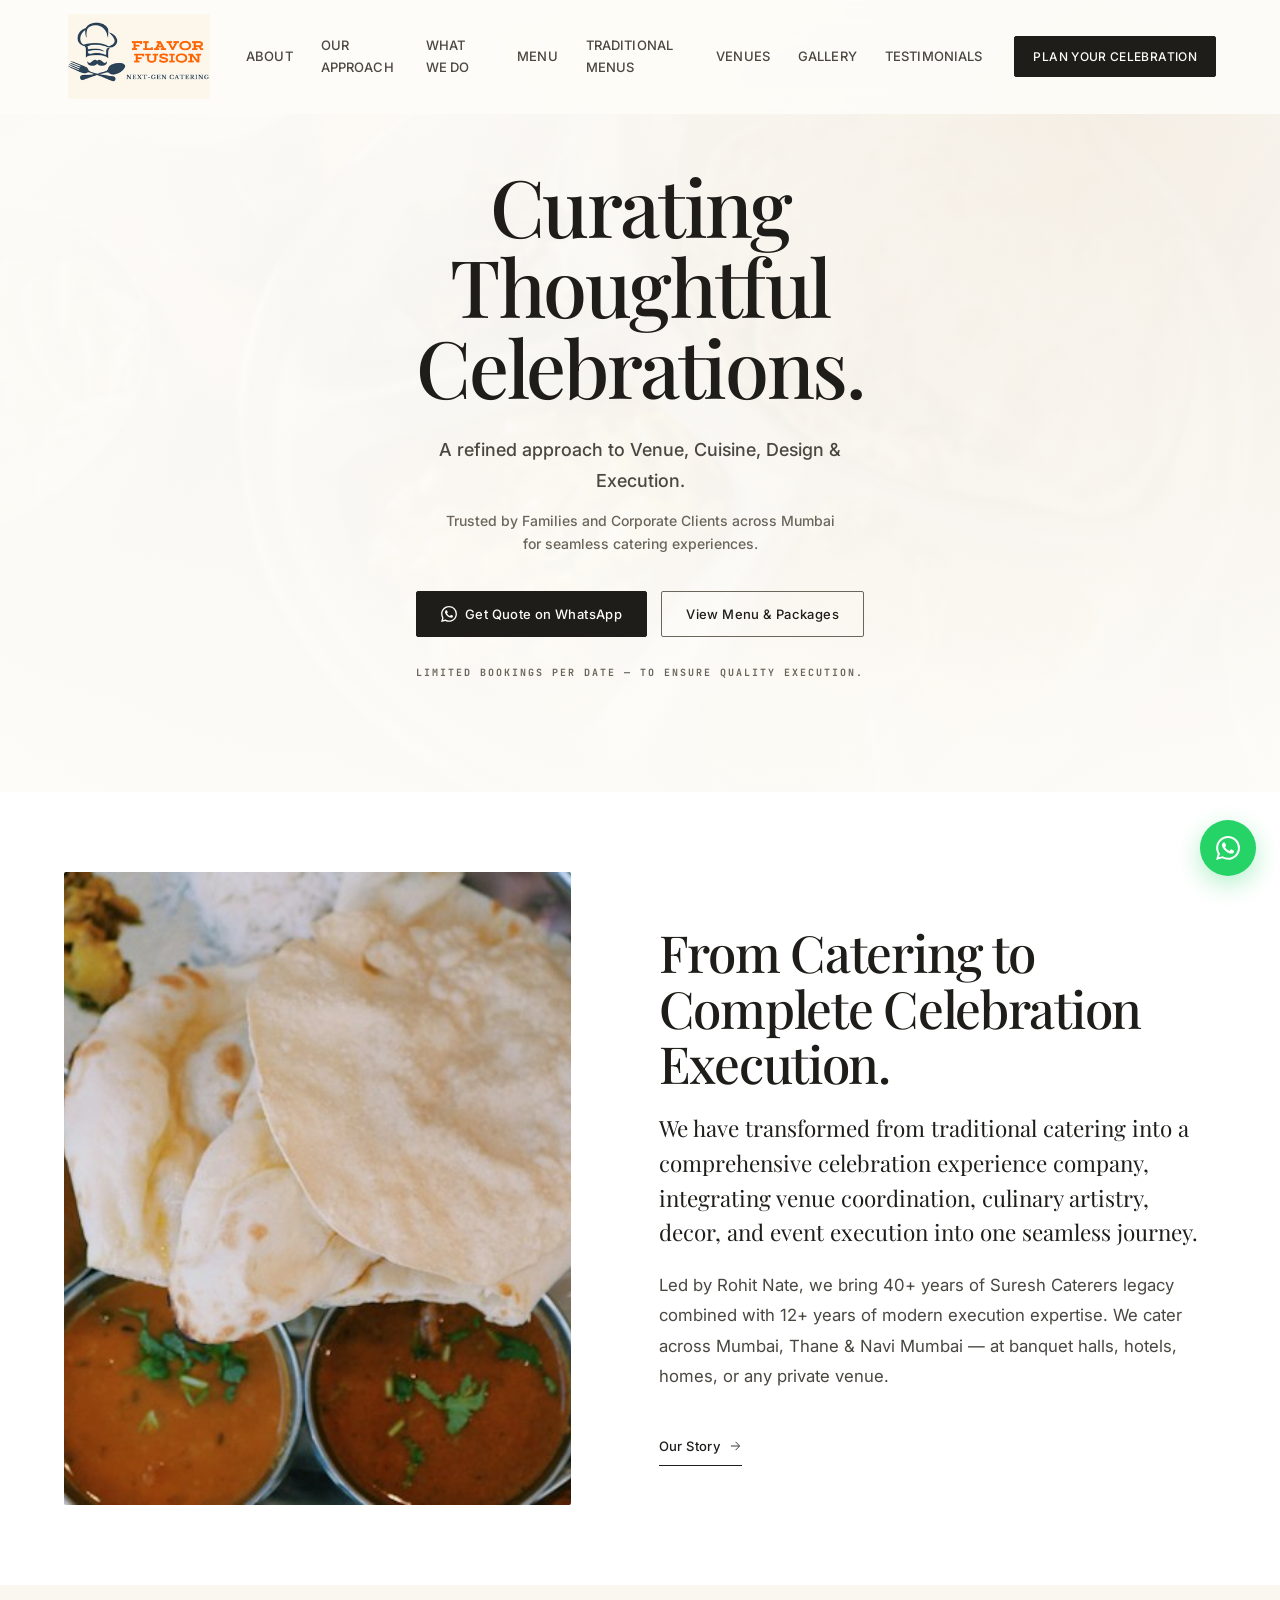
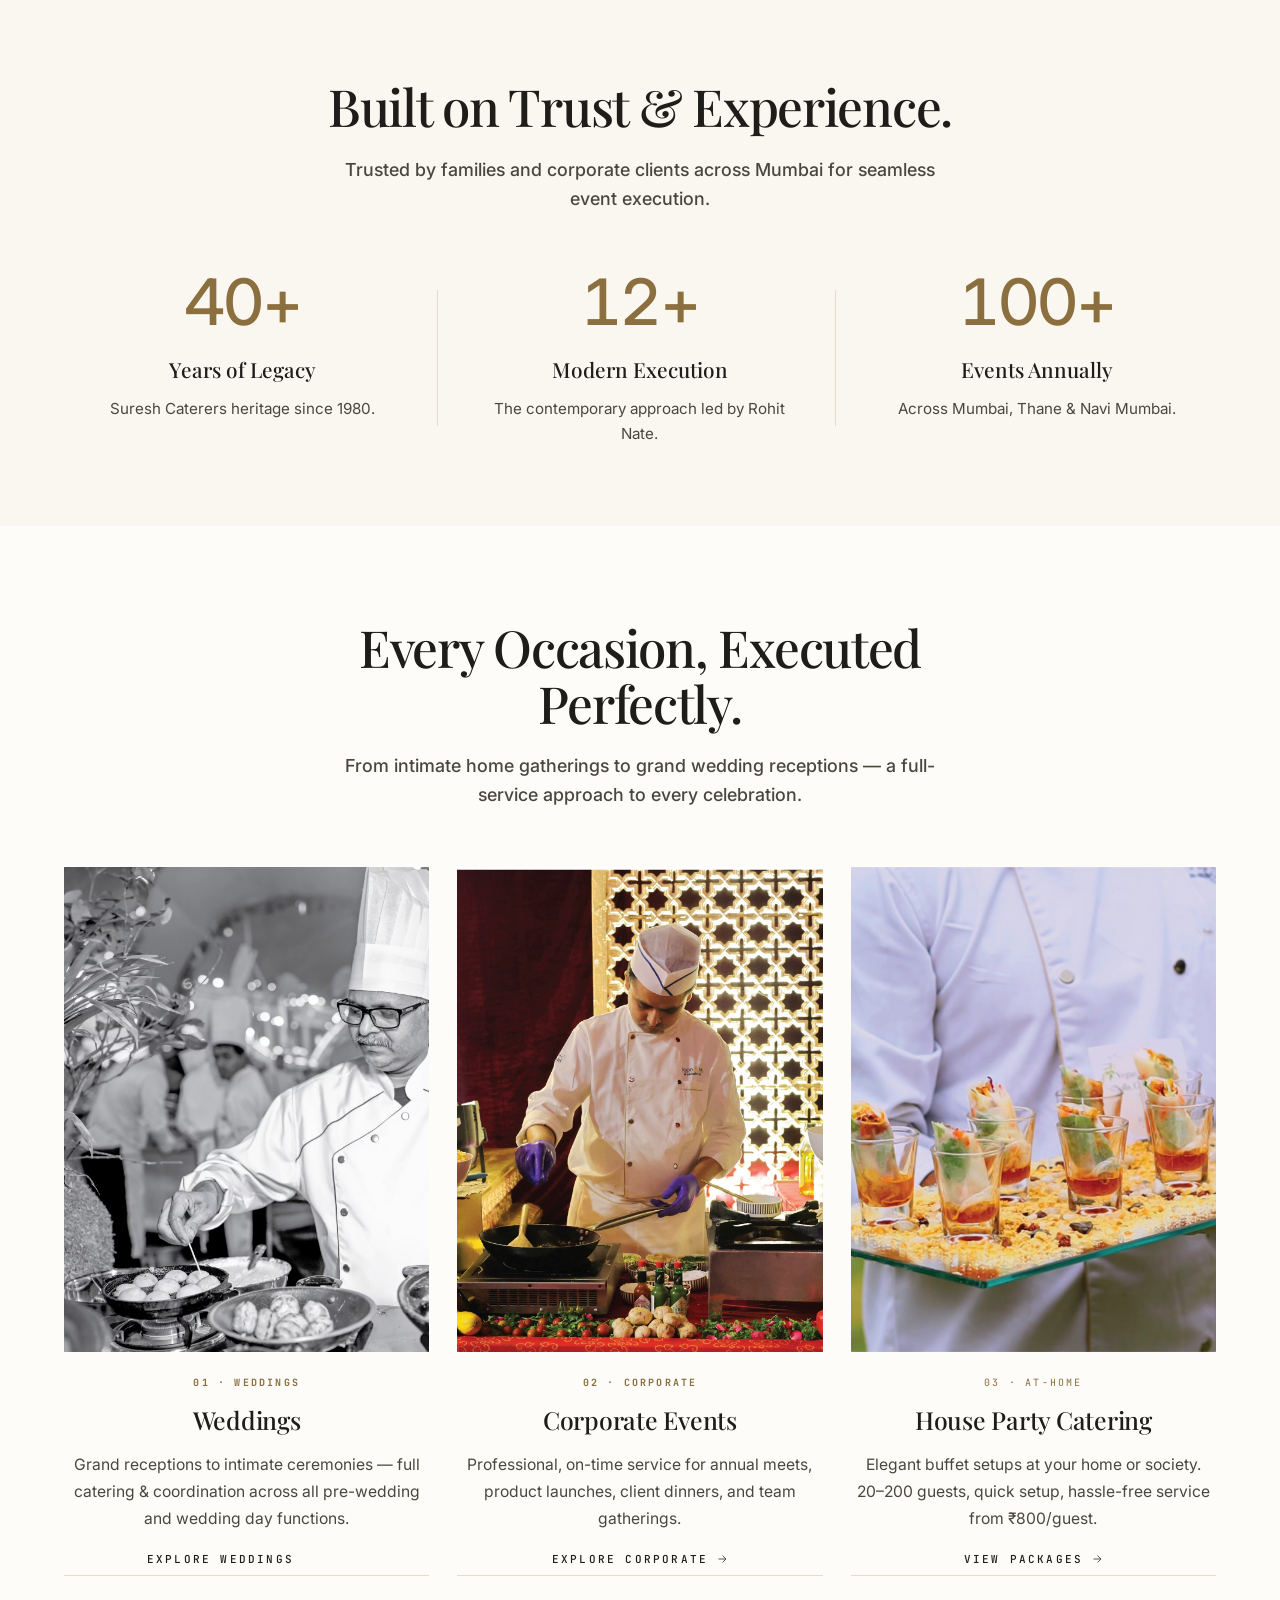
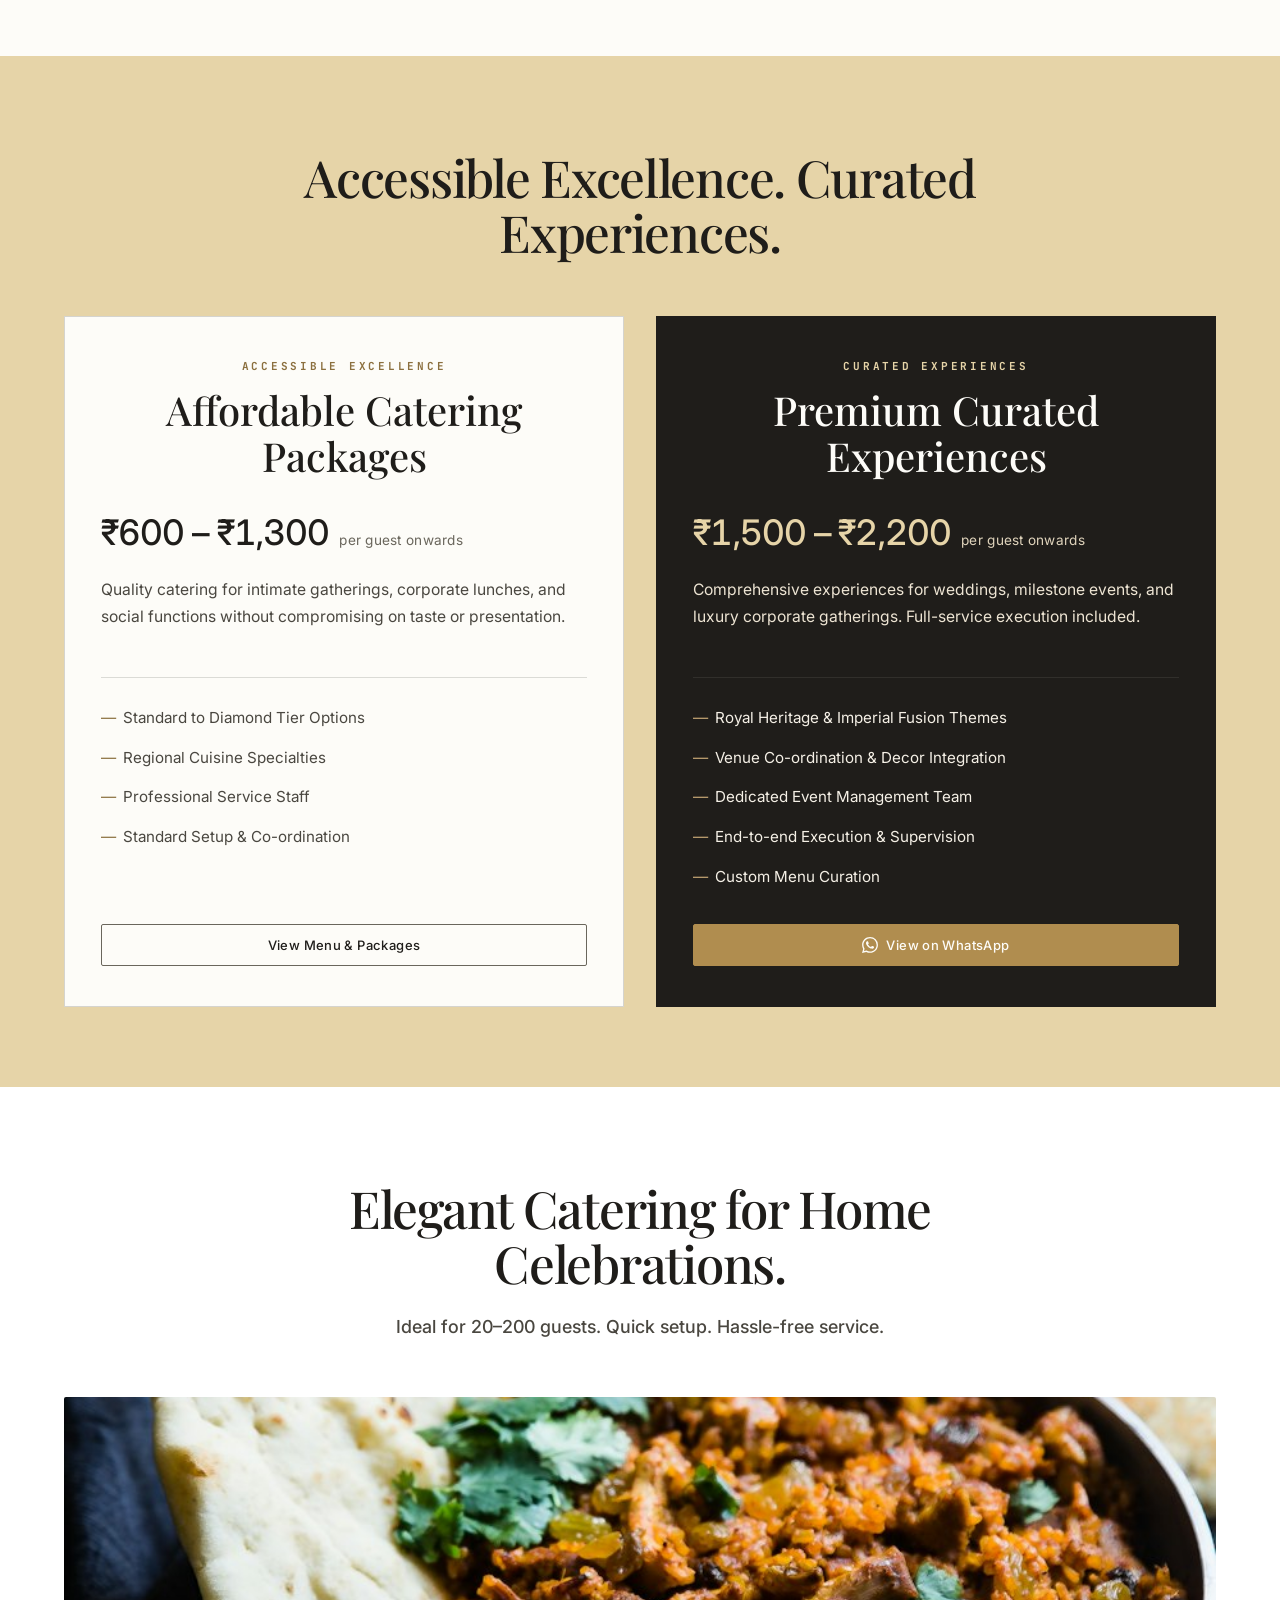
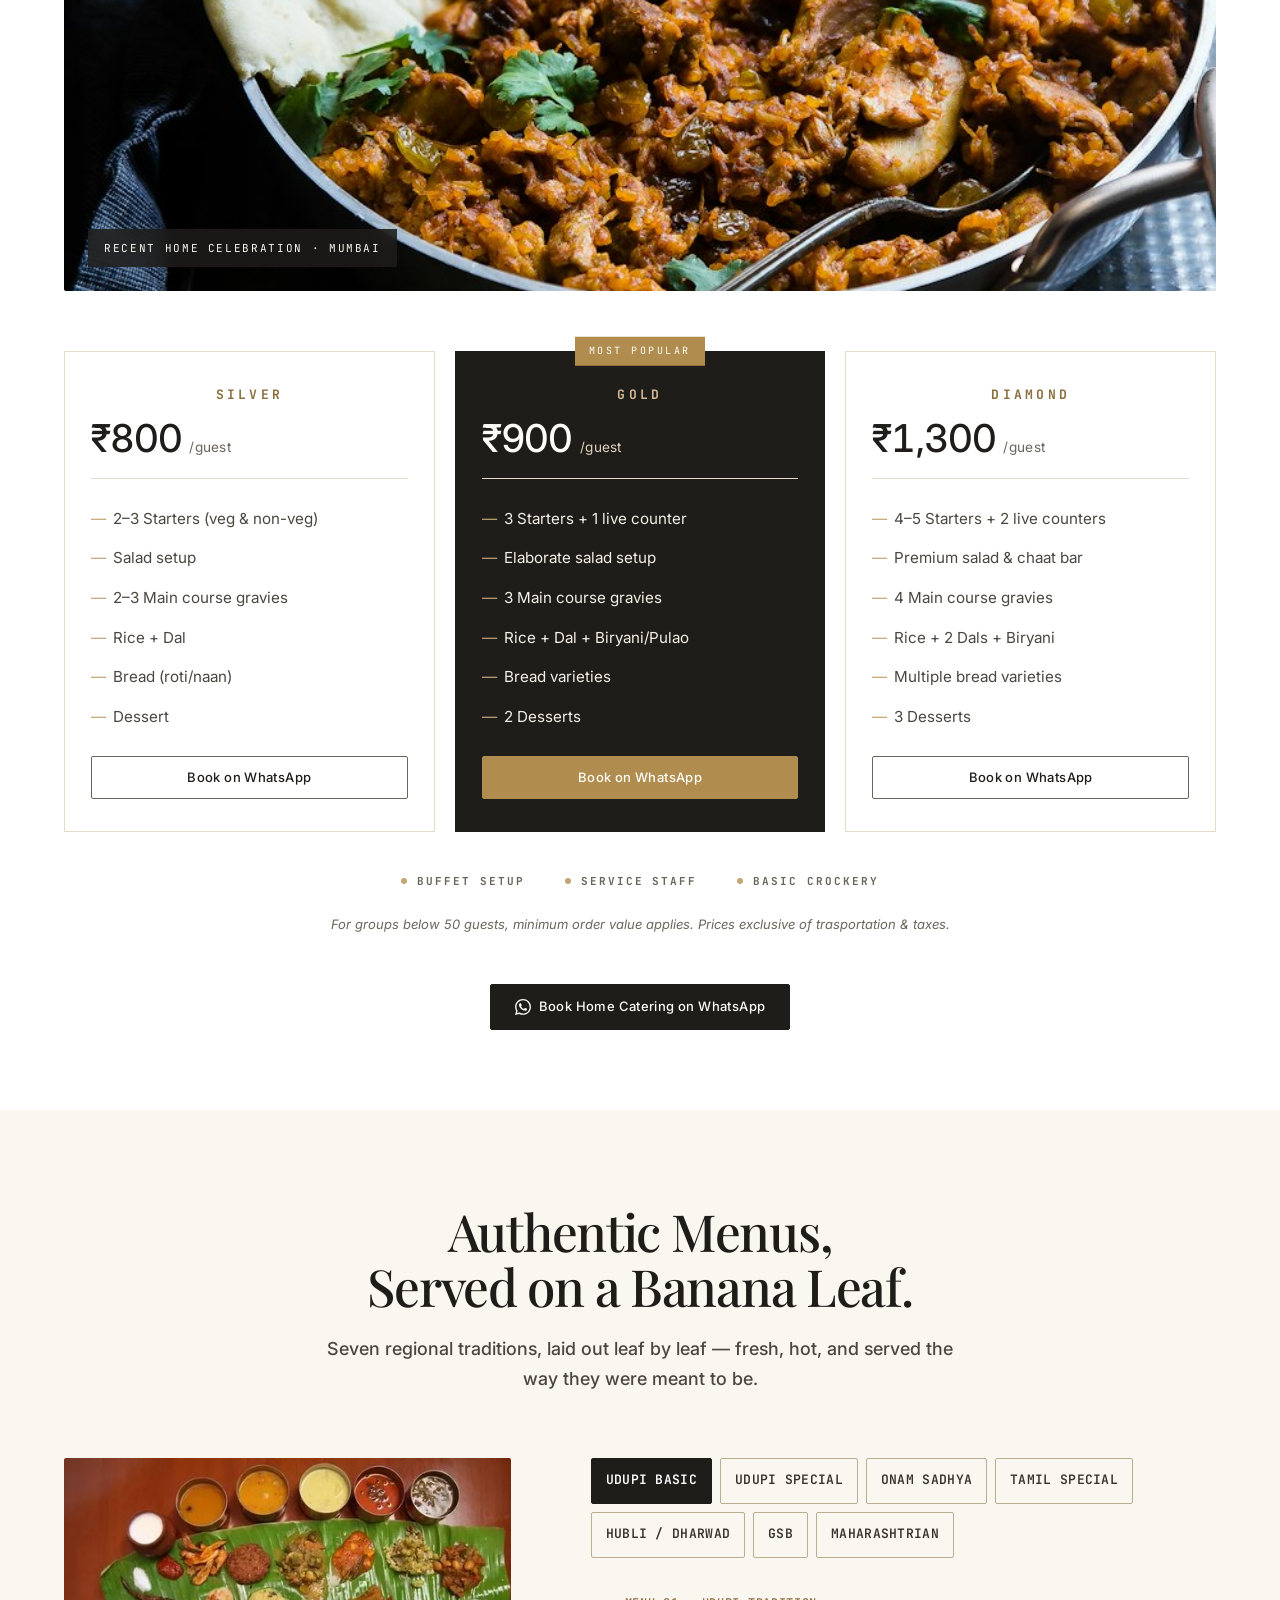
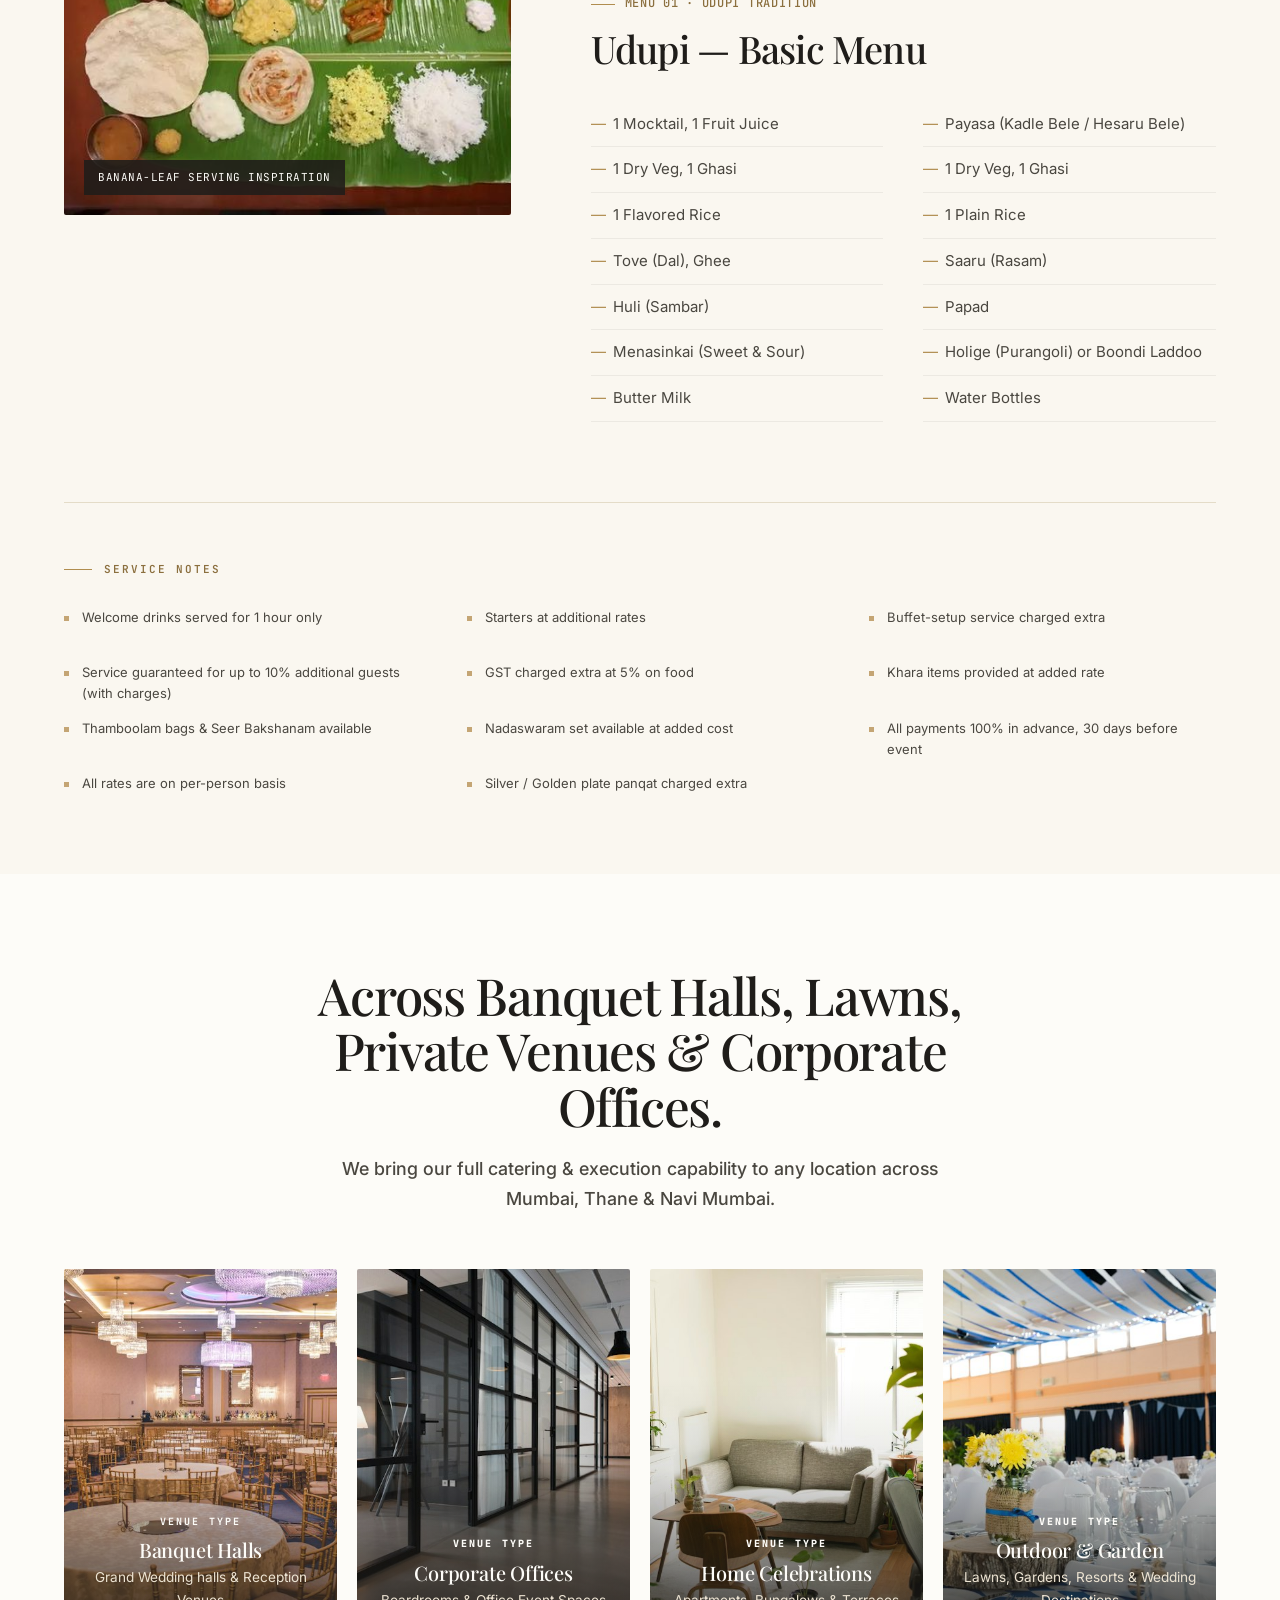
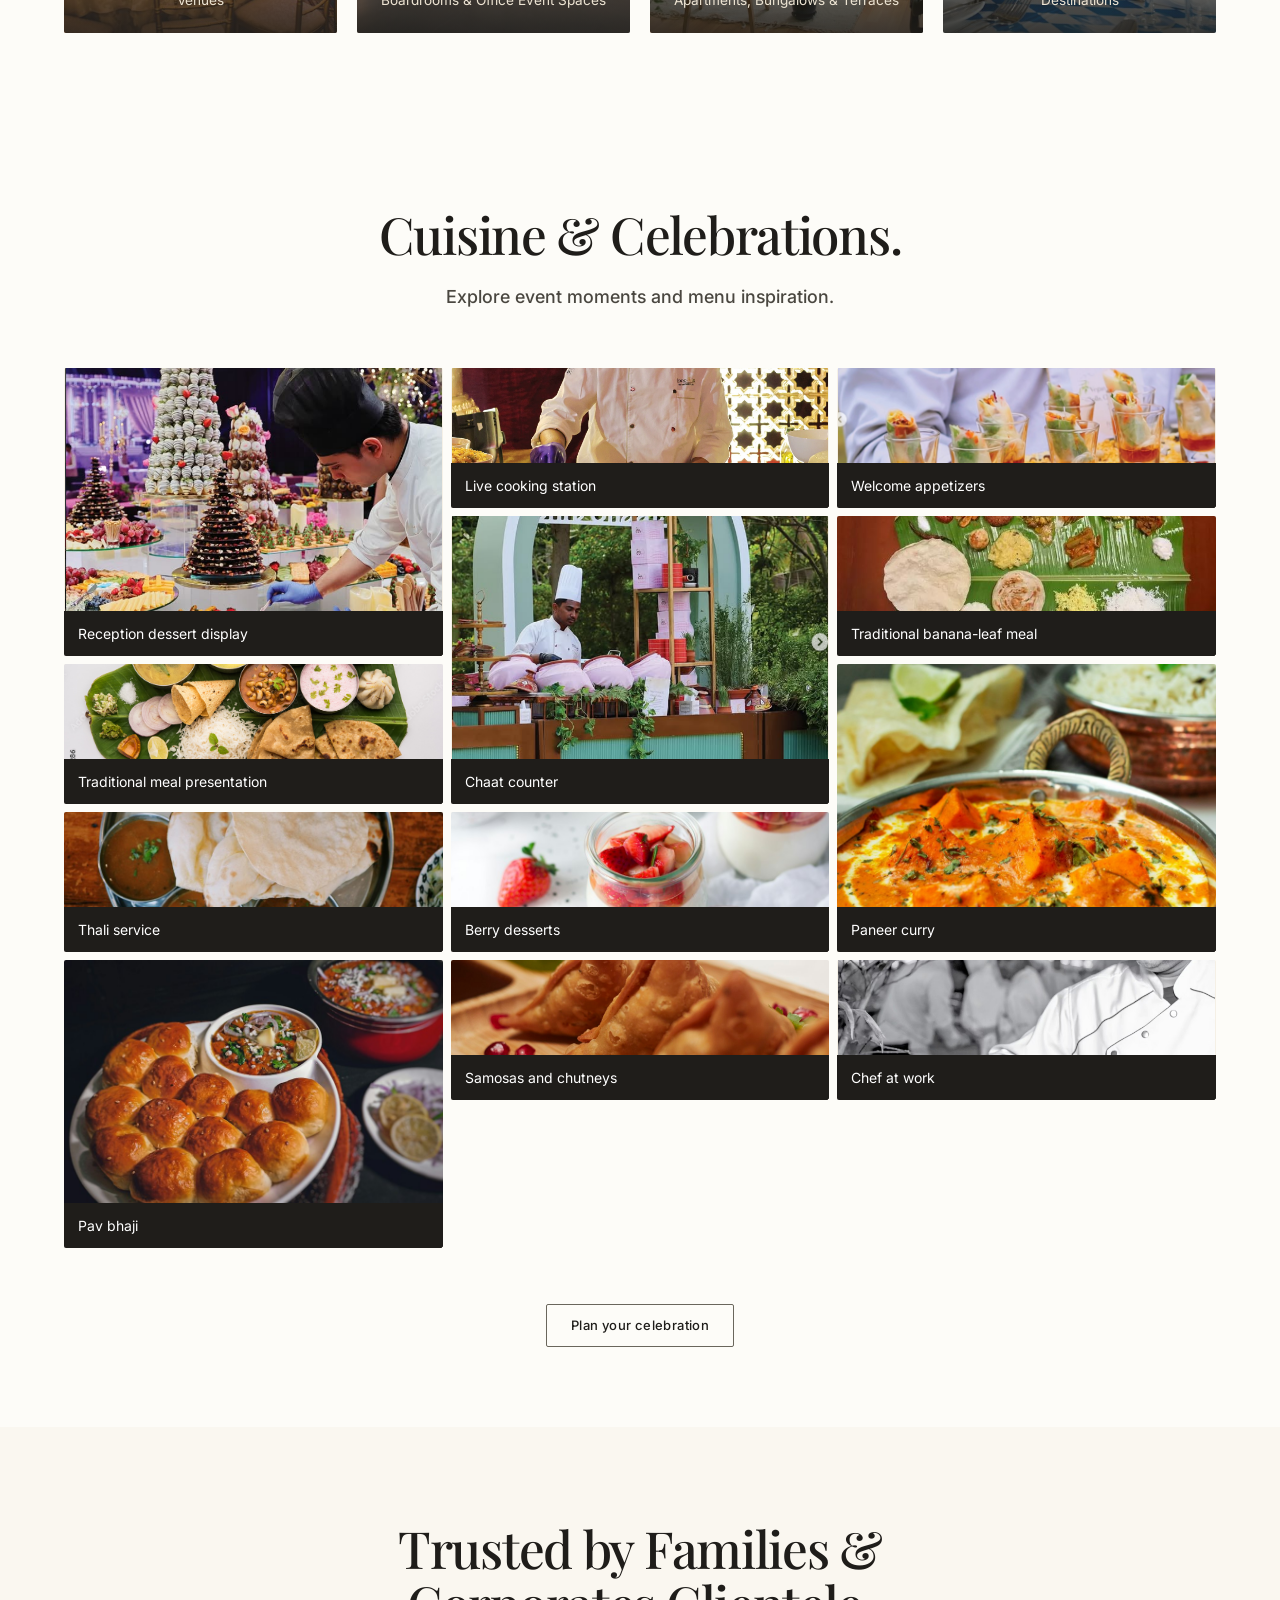
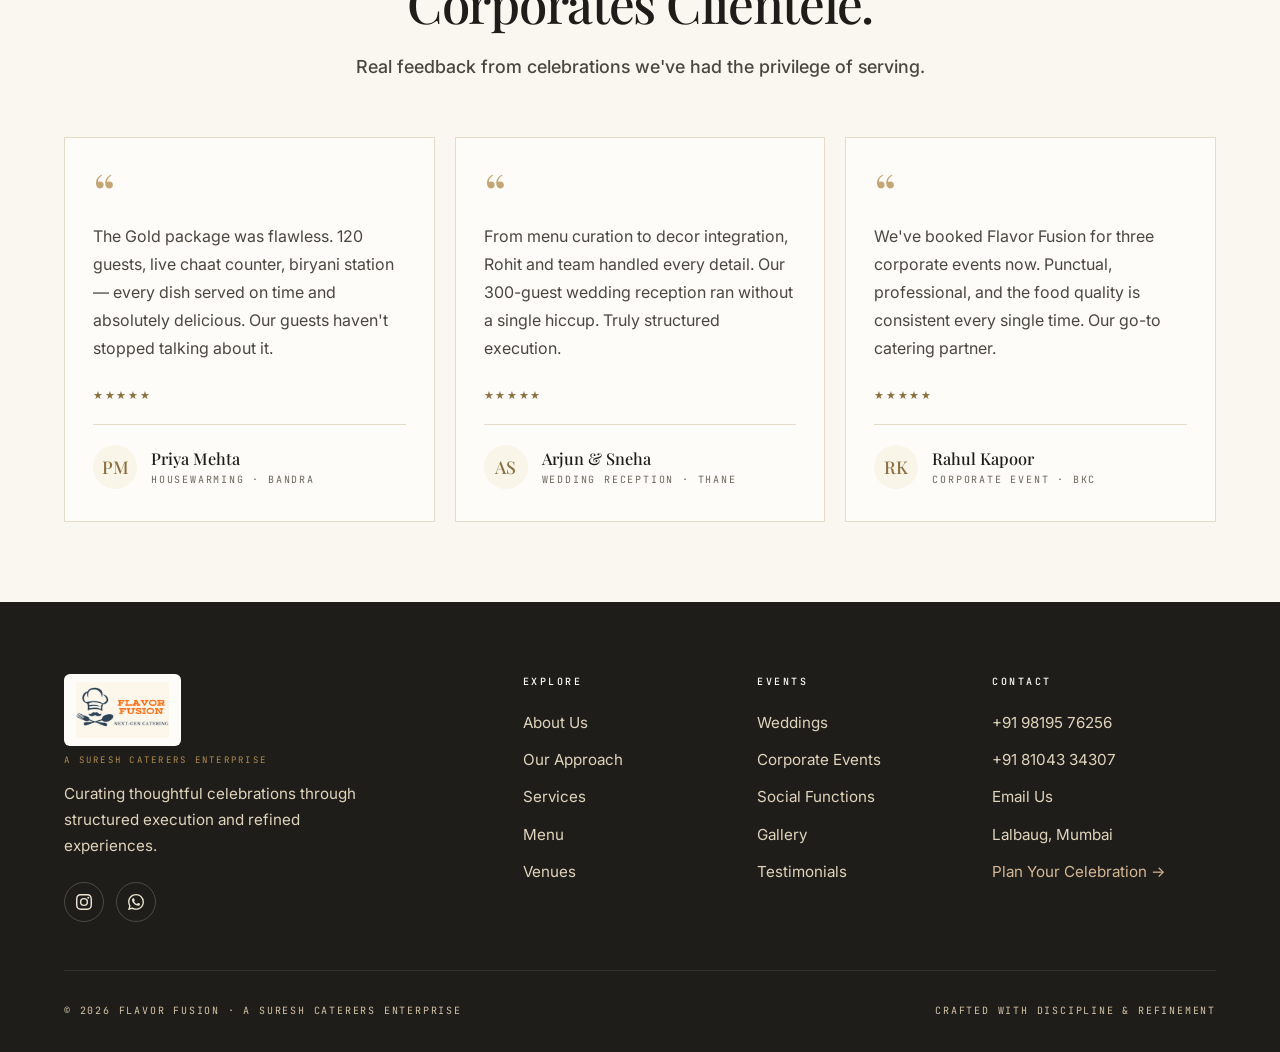
<file: index.html>
<!DOCTYPE html>
<html lang="en">
<head>
<meta charset="UTF-8">
<meta name="viewport" content="width=device-width, initial-scale=1.0">
<title>Curating Thoughtful Celebrations | Flavor Fusion – Next Gen Catering</title>
<meta name="description" content="Premium catering and event execution in Mumbai. 40+ years legacy, 12+ years modern execution.">
<link rel="preconnect" href="https://fonts.googleapis.com">
<link rel="preconnect" href="https://fonts.gstatic.com" crossorigin>
<link href="https://fonts.googleapis.com/css2?family=Playfair+Display:wght@400;500;600;700&family=Inter:wght@300;400;500;600&family=JetBrains+Mono:wght@400;500&display=swap" rel="stylesheet">
<link rel="icon" type="image/svg+xml" href="images/logo.svg">
<style>
  :root{
    --cream-50:#FDFCF8;
    --cream-100:#FAF7F0;
    --cream-150:#F7F2E7;
    --cream-200:#F5F0E6;
    --cream-300:#EDE4D3;
    --cream-400:#E0D4BC;
    --cream-500:#D4C4A8;
    --cream-600:#C4B08F;
    --cream-700:#A89475;
    --cream-800:#8B7A5C;
    --cream-900:#6B5E47;
    --gold-100:#F9F5E9;
    --gold-300:#E6D4A8;
    --gold-400:#D4B896;
    --gold-500:#C4A574;
    --gold-600:#B08D4F;
    --gold-700:#8B6F3E;
    --charcoal:#1F1D1A;
    --charcoal-light:#4A4740;
    --charcoal-muted:#6A665C;
    --white:#FFFFFF;
    --rule:#E4DCC8;

    --font-serif:'Playfair Display', Georgia, serif;
    --font-sans:'Inter', -apple-system, sans-serif;
    --font-mono:'JetBrains Mono', ui-monospace, monospace;

    --ease:cubic-bezier(0.25,0.46,0.45,0.94);

    /* editorial vertical rhythm */
    --pad-section: 88px;
    --pad-x: max(24px, 5vw);
  }
  @media (max-width: 900px){
    :root{ --pad-section: 56px; }
  }

  *,*::before,*::after{box-sizing:border-box;margin:0;padding:0}
  html{scroll-behavior:smooth;-webkit-font-smoothing:antialiased;-moz-osx-font-smoothing:grayscale}
  body{
    font-family:var(--font-sans);
    background:var(--cream-50);
    color:var(--charcoal);
    line-height:1.65;
    overflow-x:hidden;
  }
  img{display:block;max-width:100%}

  /* ---------- HEADER ---------- */
  .header{
    position:fixed; top:0; left:0; right:0; z-index:100;
    background:rgba(253,252,248,0.92);
    backdrop-filter: blur(14px) saturate(1.1);
    -webkit-backdrop-filter: blur(14px) saturate(1.1);
    border-bottom:1px solid transparent;
    transition:border-color .35s var(--ease), background .35s var(--ease);
  }
  .header.scrolled{
    border-bottom-color:var(--rule);
    background:rgba(253,252,248,0.96);
  }
  .header-inner{
    max-width:1320px; margin:0 auto;
    padding:14px var(--pad-x);
    display:grid;
    grid-template-columns:auto 1fr auto;
    align-items:center;
    gap:32px;
  }
  .logo{display:inline-flex; align-items:center; text-decoration:none; line-height:1;}
  .logo-img{height:64px; width:auto; display:block;}
  .logo-sub{
    font-family:var(--font-mono);
    font-size:9px; letter-spacing:0.25em;
    text-transform:uppercase; color:var(--gold-600);
    margin-top:6px; display:block; font-weight:400;
  }
  .nav{
    display:flex; gap:28px; justify-content:center; align-items:center;
  }
  .nav a{
    font-family:var(--font-sans);
    font-size:13px; font-weight:500;
    color:var(--charcoal-light);
    text-decoration:none;
    letter-spacing:0.01em;
    position:relative;
    transition:color .25s var(--ease);
  }
  .nav a::after{
    content:""; position:absolute;
    left:0; right:0; bottom:-6px;
    height:1px; background:var(--gold-600);
    transform:scaleX(0); transform-origin:left;
    transition:transform .35s var(--ease);
  }
  .nav a:hover{ color:var(--charcoal); }
  .nav a:hover::after{ transform:scaleX(1); }
  .nav-cta{
    font-family:var(--font-sans);
    font-size:12px; font-weight:500;
    letter-spacing:0.03em;
    padding:10px 18px;
    background:var(--charcoal); color:var(--cream-50);
    text-decoration:none; border-radius:2px;
    border:1px solid var(--charcoal);
    transition:all .35s var(--ease);
    white-space:nowrap;
    justify-self:end;
    width:max-content;
  }
  .nav-cta:hover{ background:transparent; color:var(--charcoal); }
  .menu-toggle{ display:none; }

  /* ---------- BUTTONS ---------- */
  .btn{
    display:inline-flex; align-items:center; gap:8px;
    font-family:var(--font-sans);
    font-size:13px; font-weight:500;
    letter-spacing:0.03em;
    padding:14px 24px;
    text-decoration:none;
    border-radius:2px;
    border:1px solid transparent;
    transition:all .35s var(--ease);
    cursor:pointer;
    line-height:1;
  }
  .btn svg{ flex-shrink:0; }
  .btn-primary{
    background:var(--charcoal); color:var(--cream-50);
    border-color:var(--charcoal);
  }
  .btn-primary:hover{ background:transparent; color:var(--charcoal); transform:translateY(-1px); }
  .btn-outline{
    background:transparent; color:var(--charcoal);
    border-color:var(--charcoal-muted);
  }
  .btn-outline:hover{ border-color:var(--charcoal); color:var(--charcoal); }
  .btn-outline-light{
    background:transparent; color:var(--cream-50);
    border-color:rgba(250,247,240,0.6);
  }
  .btn-outline-light:hover{ border-color:var(--cream-50); background:rgba(250,247,240,0.08); }
  .btn-gold{
    background:var(--gold-600); color:var(--cream-50);
    border-color:var(--gold-600);
  }
  .btn-gold:hover{ background:var(--gold-700); border-color:var(--gold-700); }
  .btn-wa{
    background:#25D366; color:var(--white);
    border-color:#25D366;
  }
  .btn-wa:hover{ background:#1EB855; border-color:#1EB855; }
  .btn-ghost{
    padding:12px 0;
    background:transparent; color:var(--charcoal);
    border:none; border-bottom:1px solid var(--charcoal);
    border-radius:0;
  }
  .btn-ghost:hover{ color:var(--gold-700); border-bottom-color:var(--gold-700); }

  /* ---------- EDITORIAL LABELS ---------- */
  .sec-mark{
    font-family:var(--font-mono);
    font-size:11px; font-weight:400;
    letter-spacing:0.25em; text-transform:uppercase;
    color:var(--gold-700);
    display:inline-flex; align-items:center; gap:10px;
  }
  .sec-mark::before{
    content:""; width:24px; height:1px; background:var(--gold-600);
  }
  .sec-mark.center{ justify-content:center; }

  .sec-title{
    font-family:var(--font-serif);
    font-weight:500;
    line-height:1.08;
    letter-spacing:-0.025em;
    color:var(--charcoal);
    margin:14px 0 0;
    font-size:clamp(2rem, 4vw, 3.2rem);
  }
  .sec-lede{
    font-family:var(--font-sans);
    font-size:clamp(1rem, 1.4vw, 1.15rem);
    line-height:1.65;
    color:var(--charcoal-light);
    margin-top:20px;
    max-width:58ch;
  }
  .sec-lede.center{ margin-left:auto; margin-right:auto; }

  /* ---------- HERO ---------- */
  .hero{
    position:relative;
    min-height:88vh;
    display:grid;
    align-items:center;
    overflow:hidden;
    padding-top:96px;
    padding-bottom:64px;
  }
  .hero-grid{
    max-width:1320px;
    margin:0 auto;
    padding:0 var(--pad-x);
    display:grid;
    grid-template-columns: 1.1fr 1fr;
    gap:64px;
    align-items:center;
    width:100%;
  }
  .hero-copy{ position:relative; z-index:2; }
  .hero-title{
    font-family:var(--font-serif);
    font-weight:500;
    font-size:clamp(3rem, 6.2vw, 5.2rem);
    line-height:1.02;
    letter-spacing:-0.03em;
    color:var(--charcoal);
    margin:22px 0 0;
  }
  .hero-title em{
    font-style:italic; font-weight:500;
    color:var(--gold-700);
  }
  .hero-sub{
    font-family:var(--font-sans);
    font-size:clamp(1rem, 1.4vw, 1.2rem);
    color:var(--charcoal-light);
    margin-top:28px;
    max-width:44ch;
    line-height:1.7;
  }
  .hero-trust{
    font-family:var(--font-sans);
    font-size:14px;
    color:var(--charcoal-muted);
    margin-top:14px;
    max-width:44ch;
    line-height:1.6;
  }
  .hero-cta{
    display:flex; gap:14px; flex-wrap:wrap;
    margin-top:36px;
  }
  .hero-urg{
    font-family:var(--font-mono);
    font-size:10px; letter-spacing:0.2em;
    text-transform:uppercase;
    color:var(--charcoal-muted);
    margin-top:28px;
  }

  .hero-visual{
    position:relative;
    aspect-ratio: 4/5;
    width:100%;
  }
  .hero-visual img{
    position:absolute; inset:0;
    width:100%; height:100%;
    object-fit:cover;
    border-radius:2px;
  }
  .hero-visual::before{
    content:""; position:absolute;
    inset: -24px auto auto -24px;
    width:60%; height:60%;
    border:1px solid var(--gold-400);
    z-index:-1;
    border-radius:2px;
  }
  .hero-visual::after{
    content:""; position:absolute;
    inset: auto -24px -24px auto;
    width:40%; height:40%;
    background:var(--cream-200);
    z-index:-1;
    border-radius:2px;
  }

  .hero-bg-accent{
    position:absolute; inset:0;
    background: radial-gradient(circle at 85% 15%, rgba(212,184,150,0.18), transparent 50%);
    pointer-events:none;
  }
  .hero-bg-image{
    position:absolute; inset:0;
    z-index:-2;
    overflow:hidden;
    pointer-events:none;
  }
  .hero-bg-image img{
    width:100%; height:100%;
    object-fit:cover;
    opacity:0.28;
    filter:blur(1.5px) saturate(0.85);
    transform:scale(1.05);
  }
  .hero-bg-image::after{
    content:""; position:absolute; inset:0;
    background:
      radial-gradient(ellipse at center, rgba(253,252,248,0.72) 0%, rgba(253,252,248,0.88) 50%, rgba(253,252,248,0.98) 100%),
      linear-gradient(to bottom, rgba(253,252,248,0.4), rgba(253,252,248,0.6));
  }

  @media (max-width: 900px){
    .hero{ min-height:auto; padding-top:140px; }
    .hero-grid{ grid-template-columns:1fr; gap:48px; }
    .hero-visual{ aspect-ratio: 4/3; }
  }

  /* ---------- TRUST BAR ---------- */
  .trust{
    border-top:1px solid var(--rule);
    border-bottom:1px solid var(--rule);
    background:var(--cream-100);
  }
  .trust-inner{
    max-width:1320px; margin:0 auto;
    padding: 36px var(--pad-x);
    display:grid;
    grid-template-columns: repeat(4, 1fr);
    gap:24px;
    text-align:center;
  }
  .trust-item{ position:relative; display:flex; flex-direction:column; align-items:center; justify-content:center; }
  .trust-item + .trust-item::before{
    content:""; position:absolute;
    left:0; top:50%; transform:translateY(-50%);
    width:1px; height:56px;
    background:var(--rule);
  }
  .trust-num{
    font-family:var(--font-sans);
    font-size:clamp(2.2rem, 4vw, 3rem);
    color:var(--gold-700);
    font-weight:500;
    line-height:1;
    letter-spacing:-0.03em;
    font-variant-numeric: tabular-nums;
  }
  .trust-lbl{
    font-family:var(--font-mono);
    font-size:10px; letter-spacing:0.2em;
    text-transform:uppercase;
    color:var(--charcoal-muted);
    margin-top:10px;
  }
  @media (max-width: 700px){
    .trust-inner{ grid-template-columns:1fr 1fr; gap:32px 16px; }
    .trust-item + .trust-item::before{ display:none; }
  }

  /* ---------- SECTION WRAPPER ---------- */
  .section{
    padding: var(--pad-section) var(--pad-x);
    max-width:1320px;
    margin:0 auto;
  }
  .section.full{ max-width:none; padding-left:0; padding-right:0; }
  .section.full > .section-inner{
    max-width:1320px; margin:0 auto;
    padding:0 var(--pad-x);
  }
  .section.alt{ background:var(--white); }

  .section-head{ max-width:720px; margin:0 auto 56px; text-align:center; }

  /* ---------- BRAND STORY ---------- */
  .story{
    display:grid;
    grid-template-columns: 1fr 1.1fr;
    gap:88px;
    align-items:center;
  }
  .story-img{ position:relative; }
  .story-img img{
    width:100%; aspect-ratio: 4/5; object-fit:cover;
    border-radius:2px;
  }
  .story-img::before{
    content:""; position:absolute;
    inset:auto -20px -20px auto;
    width:55%; height:55%;
    border:1px solid var(--gold-400);
    z-index:-1;
    border-radius:2px;
  }
  .story-body p{
    font-size:1.05rem; line-height:1.8;
    color:var(--charcoal-light);
    margin-top:20px;
  }
  .story-body p.lead{
    font-family:var(--font-serif);
    font-size:1.4rem; line-height:1.55;
    color:var(--charcoal);
    font-weight:400;
  }
  .story-cta{ margin-top:36px; }
  @media (max-width: 900px){
    .story{ grid-template-columns:1fr; gap:48px; }
  }

  /* ---------- SERVICES ---------- */
  .svc-grid{
    display:grid;
    grid-template-columns:repeat(3, 1fr);
    gap:28px;
  }
  .svc-card{
    background:transparent;
    transition:transform .5s var(--ease);
  }
  .svc-card:hover{ transform:translateY(-4px); }
  .svc-img{
    position:relative;
    overflow:hidden;
    border-radius:2px;
    aspect-ratio: 3/4;
  }
  .svc-img img{
    width:100%; height:100%; object-fit:cover;
    transition:transform .8s var(--ease);
  }
  .svc-card:hover .svc-img img{ transform:scale(1.04); }
  .svc-num{
    font-family:var(--font-mono);
    font-size:10px; letter-spacing:0.22em;
    text-transform:uppercase;
    color:var(--gold-700);
    margin-top:22px;
  }
  .svc-title{
    font-family:var(--font-serif);
    font-size:1.55rem; font-weight:500;
    color:var(--charcoal);
    margin-top:8px;
    letter-spacing:-0.01em;
  }
  .svc-desc{
    font-size:0.98rem;
    color:var(--charcoal-light);
    margin-top:12px;
    line-height:1.7;
  }
  .svc-link{
    display:inline-flex; align-items:center; gap:8px;
    font-family:var(--font-mono);
    font-size:11px; letter-spacing:0.2em;
    text-transform:uppercase;
    color:var(--charcoal);
    text-decoration:none;
    margin-top:18px;
    padding-bottom:6px;
    border-bottom:1px solid var(--rule);
    transition:all .3s var(--ease);
  }
  .svc-link:hover{ color:var(--gold-700); border-bottom-color:var(--gold-700); }
  .svc-link svg{ transition:transform .3s var(--ease); }
  .svc-link:hover svg{ transform:translateX(3px); }
  @media (max-width: 900px){
    .svc-grid{ grid-template-columns:1fr; gap:40px; }
  }

  /* ---------- PACKAGES (LIGHT GOLD) ---------- */
  .pkg-section{
    background:var(--gold-300);
    color:var(--charcoal);
    padding: var(--pad-section) var(--pad-x);
  }
  .pkg-inner{ max-width:1320px; margin:0 auto; }
  .pkg-head{ max-width:720px; margin:0 auto 56px; text-align:center; }
  .pkg-head .sec-title{ color:var(--charcoal); }
  .pkg-head .sec-lede{ color:var(--charcoal-light); }
  .pkg-mark{
    color:var(--gold-700);
  }
  .pkg-mark::before{ background:var(--gold-700); }

  .pkg-grid{
    display:grid; grid-template-columns:1fr 1fr;
    gap:32px;
  }
  .pkg-card{
    padding:40px 36px;
    border:1px solid rgba(31,29,26,0.18);
    background:var(--cream-50);
    position:relative;
    transition:all .35s var(--ease);
    display:grid;
    grid-template-rows: auto auto auto auto 1fr auto;
    row-gap:0;
  }
  .pkg-card:hover{ border-color:var(--charcoal); transform:translateY(-3px); box-shadow:0 30px 60px -30px rgba(31,29,26,0.18); }
  .pkg-card.featured{
    background:var(--charcoal);
    border-color:var(--charcoal);
  }
  .pkg-label{
    font-family:var(--font-mono);
    font-size:11px; letter-spacing:0.25em;
    text-transform:uppercase;
    color:var(--gold-700);
  }
  .pkg-card.featured .pkg-label{ color:var(--gold-300); }
  .pkg-title{
    font-family:var(--font-serif);
    font-size:1.85rem; font-weight:500;
    color:var(--charcoal);
    margin-top:12px;
    line-height:1.15;
    min-height:2.4em;
  }
  .pkg-card.featured .pkg-title{ color:var(--cream-50); }
  .pkg-price{
    font-family:var(--font-sans);
    font-size:2.2rem; font-weight:500;
    color:var(--charcoal);
    margin-top:20px;
    letter-spacing:-0.03em;
    min-height:1.2em;
    display:flex;
    align-items:baseline;
    flex-wrap:wrap;
    gap:6px;
    font-variant-numeric: tabular-nums;
  }
  .pkg-card.featured .pkg-price{ color:var(--gold-300); }
  .pkg-price span{
    font-family:var(--font-sans);
    font-size:0.85rem;
    color:var(--charcoal-muted);
    font-weight:400;
    letter-spacing:0.02em;
    margin-left:4px;
  }
  .pkg-card.featured .pkg-price span{ color:var(--cream-400); }
  .pkg-desc{
    color:var(--charcoal-light);
    margin-top:16px;
    font-size:0.98rem;
    line-height:1.7;
    min-height:5.1em;
  }
  .pkg-card.featured .pkg-desc{ color:var(--cream-300); }
  .pkg-features{
    list-style:none;
    margin:20px 0 28px;
    padding-top:20px;
    border-top:1px solid rgba(31,29,26,0.15);
    align-self:start;
  }
  .pkg-card.featured .pkg-features{ border-top-color:rgba(250,247,240,0.08); }
  .pkg-features li{
    padding:8px 0;
    color:var(--charcoal-light);
    font-size:0.95rem;
    position:relative;
    padding-left:22px;
    line-height:1.55;
  }
  .pkg-features li::before{
    content:"—";
    position:absolute; left:0; top:8px;
    color:var(--gold-700);
  }
  .pkg-card.featured .pkg-features li{ color:var(--cream-200); }
  .pkg-card.featured .pkg-features li::before{ color:var(--gold-500); }
  @media (max-width: 900px){
    .pkg-grid{ grid-template-columns:1fr; gap:24px; }
    .pkg-card{ padding:36px 28px; }
  }

  /* ---------- HOUSE PARTY ---------- */
  .hp-strip{
    margin: 48px 0 60px;
    position:relative;
    aspect-ratio: 21/9;
    overflow:hidden;
    border-radius:2px;
  }
  .hp-strip img{
    width:100%; height:100%; object-fit:cover;
  }
  .hp-caption{
    position:absolute;
    left:24px; bottom:24px;
    background:rgba(31,29,26,0.85);
    color:var(--cream-100);
    font-family:var(--font-mono);
    font-size:11px; letter-spacing:0.15em; text-transform:uppercase;
    padding:10px 16px;
    backdrop-filter:blur(8px);
  }

  .hp-grid{
    display:grid;
    grid-template-columns:repeat(3, 1fr);
    gap:20px;
  }
  .hp-card{
    background:var(--white);
    border:1px solid var(--rule);
    padding:32px 26px;
    transition:all .35s var(--ease);
    display:flex; flex-direction:column;
  }
  .hp-card:hover{
    border-color:var(--gold-500);
    transform:translateY(-3px);
    box-shadow: 0 30px 60px -30px rgba(31,29,26,0.12);
  }
  .hp-card.featured{
    background:var(--charcoal);
    color:var(--cream-100);
    border-color:var(--charcoal);
    position:relative;
  }
  .hp-card.featured::before{
    content:"MOST POPULAR";
    position:absolute;
    top:-1px; left:50%; transform:translate(-50%, -50%);
    background:var(--gold-600); color:var(--cream-50);
    font-family:var(--font-mono);
    font-size:10px; letter-spacing:0.25em;
    padding:6px 14px;
    white-space:nowrap;
  }
  .hp-tier{
    font-family:var(--font-mono);
    font-size:11px; letter-spacing:0.25em;
    text-transform:uppercase;
    color:var(--gold-700);
  }
  .hp-card.featured .hp-tier{ color:var(--gold-400); }
  .hp-price{
    font-family:var(--font-sans);
    font-size:2.4rem; font-weight:500;
    color:var(--charcoal);
    margin-top:14px;
    letter-spacing:-0.03em;
    line-height:1;
    font-variant-numeric: tabular-nums;
    display:flex; align-items:baseline; gap:4px;
  }
  .hp-card.featured .hp-price{ color:var(--cream-50); }
  .hp-price span{
    font-family:var(--font-sans);
    font-size:0.85rem;
    color:var(--charcoal-muted);
    font-weight:400;
    letter-spacing:0.02em;
    margin-left:4px;
  }
  .hp-card.featured .hp-price span{ color:var(--cream-400); }
  .hp-list{
    list-style:none;
    margin:20px 0;
    padding-top:20px;
    border-top:1px solid var(--rule);
    flex:1;
  }
  .hp-card.featured .hp-list{ border-top-color:rgba(250,247,240,0.1); }
  .hp-list li{
    padding:8px 0;
    font-size:0.95rem;
    color:var(--charcoal-light);
    position:relative;
    padding-left:22px;
    line-height:1.55;
  }
  .hp-card.featured .hp-list li{ color:var(--cream-200); }
  .hp-list li::before{
    content:"—"; position:absolute;
    left:0; top:8px;
    color:var(--gold-500);
  }
  .hp-btn{
    width:100%; justify-content:center;
    margin-top:auto;
  }

  .hp-includes{
    display:flex; justify-content:center; gap:40px;
    margin-top:40px;
    flex-wrap:wrap;
    font-family:var(--font-mono);
    font-size:11px; letter-spacing:0.18em;
    text-transform:uppercase;
    color:var(--charcoal-muted);
  }
  .hp-includes span{ display:inline-flex; align-items:center; gap:10px; }
  .hp-includes span::before{
    content:""; width:6px; height:6px;
    background:var(--gold-500);
    border-radius:50%;
  }
  .hp-note{
    text-align:center;
    margin-top:24px;
    font-size:13px;
    color:var(--charcoal-muted);
    font-style:italic;
  }
  .hp-cta{
    text-align:center; margin-top:48px;
  }
  @media (max-width: 900px){
    .hp-grid{ grid-template-columns:1fr; }
  }

  /* ---------- BANANA LEAF MENU ---------- */
  .banana-menu{
    background:var(--cream-100);
    color:var(--charcoal);
    padding: var(--pad-section) var(--pad-x);
    position:relative;
  }
  .banana-head{
    max-width:880px; margin:0 auto 64px;
    text-align:center; position:relative;
  }
  .banana-head .sec-lede{ margin:20px auto 0; }

  .banana-stage{
    max-width:1320px; margin:0 auto;
    display:grid; grid-template-columns: 5fr 7fr;
    gap:80px; align-items:start;
    position:relative;
  }
  .banana-image-wrap{
    position:sticky; top:96px;
  }
  .banana-image{
    position:relative;
    border-radius:2px; overflow:hidden;
    aspect-ratio: 5/4;
  }
  .banana-image img{
    width:100%; height:100%; object-fit:cover;
    display:block;
  }
  .banana-image-wrap::before{
    content:""; position:absolute;
    inset:auto -20px -20px auto;
    width:55%; height:55%;
    border:1px solid var(--gold-400);
    z-index:0; border-radius:2px;
  }
  .banana-image-tag{
    position:absolute; left:20px; bottom:20px;
    background:rgba(31,29,26,0.88);
    color:var(--cream-50);
    font-family:var(--font-mono, "JetBrains Mono", monospace);
    font-size:10px; letter-spacing:2px; text-transform:uppercase;
    padding:9px 14px;
    z-index:2;
  }

  .banana-content{ position:relative; }
  .banana-tabs{
    display:flex; flex-wrap:wrap;
    gap:4px 24px;
    margin-bottom:40px;
    padding-bottom:0;
    border-bottom:1px solid var(--rule);
  }
  .banana-tab{
    background:transparent;
    color:var(--charcoal-muted);
    border:none;
    padding:14px 0;
    margin-bottom:-1px;
    font-family:var(--font-mono, "JetBrains Mono", monospace);
    font-size:10px; font-weight:500;
    letter-spacing:1.6px; text-transform:uppercase;
    cursor:pointer;
    position:relative;
    transition:color .25s var(--ease);
  }
  .banana-tab::after{
    content:""; position:absolute;
    left:0; right:0; bottom:-1px;
    height:1px; background:var(--charcoal);
    transform:scaleX(0); transform-origin:left;
    transition:transform .3s var(--ease);
  }
  .banana-tab:hover{ color:var(--charcoal); }
  .banana-tab.active{
    color:var(--charcoal);
  }
  .banana-tab.active::after{ transform:scaleX(1); }

  .banana-panel{ display:none; }
  .banana-panel.active{ display:block; animation: bananaIn .4s var(--ease); }
  @keyframes bananaIn{
    from{ opacity:0; transform:translateY(8px); }
    to{ opacity:1; transform:translateY(0); }
  }
  .banana-panel-head{
    margin-bottom:32px;
  }
  .banana-menu-tag{
    display:inline-flex; align-items:center; gap:10px;
    font-family:var(--font-mono, "JetBrains Mono", monospace);
    font-size:10px; letter-spacing:2px; text-transform:uppercase;
    color:var(--gold-700);
    margin-bottom:14px;
  }
  .banana-menu-tag::before{
    content:""; width:24px; height:1px;
    background:var(--gold-600);
  }
  .banana-menu-name{
    font-family:var(--font-serif);
    font-size:clamp(28px, 3vw, 38px);
    font-weight:500;
    color:var(--charcoal);
    margin:0; line-height:1.1;
    letter-spacing:-0.02em;
  }

  .banana-items{
    list-style:none; padding:0; margin:0;
    display:grid; grid-template-columns:1fr 1fr;
    gap:0 40px;
  }
  .banana-items li{
    font-family:var(--font-sans);
    font-size:15px; line-height:1.65;
    color:var(--charcoal-light);
    padding:10px 0 10px 22px;
    position:relative;
    border-bottom:1px solid rgba(31,29,26,0.06);
  }
  .banana-items li::before{
    content:"—"; position:absolute;
    left:0; top:10px;
    color:var(--gold-600);
    font-weight:400;
  }

  .banana-notes{
    max-width:1320px; margin:80px auto 0;
    padding-top:48px;
    border-top:1px solid var(--rule);
  }
  .banana-notes-title{
    font-family:var(--font-mono, "JetBrains Mono", monospace);
    font-size:11px; letter-spacing:2px; text-transform:uppercase;
    color:var(--gold-700); font-weight:600;
    margin:0 0 28px;
    display:inline-flex; align-items:center; gap:12px;
  }
  .banana-notes-title::before{
    content:""; width:28px; height:1px; background:var(--gold-600);
  }
  .banana-notes-grid{
    list-style:none; padding:0; margin:0;
    display:grid; grid-template-columns:repeat(3, 1fr);
    gap:14px 56px;
  }
  .banana-notes-grid li{
    font-family:var(--font-sans);
    font-size:13px; line-height:1.6;
    color:var(--charcoal-light);
    padding-left:18px; position:relative;
  }
  .banana-notes-grid li::before{
    content:""; position:absolute;
    left:0; top:9px;
    width:5px; height:5px;
    background:var(--gold-500);
  }
  @media (max-width: 980px){
    .banana-stage{ grid-template-columns:1fr; gap:48px; }
    .banana-image-wrap{ position:relative; top:0; }
    .banana-image{ aspect-ratio:16/10; max-height:420px; }
    .banana-items{ grid-template-columns:1fr; }
    .banana-notes-grid{ grid-template-columns:1fr 1fr; gap:14px 32px; }
  }
  @media (max-width: 600px){
    .banana-notes-grid{ grid-template-columns:1fr; }
    .banana-tabs{ gap:4px 16px; }
  }

  /* ---------- GALLERY MOSAIC ---------- */
  .gallery-mosaic{
    display:grid;
    grid-template-columns:repeat(6, 1fr);
    grid-auto-rows:140px;
    grid-auto-flow:dense;
    gap:8px;
  }
  .gm-item{
    position:relative; overflow:hidden;
    border-radius:2px; cursor:pointer;
  }
  .gm-item img{
    width:100%; height:100%; object-fit:cover;
    transition:transform .8s var(--ease);
  }
  .gm-item:hover img{ transform:scale(1.06); }
  .gm-item .g-caption{
    position:absolute; left:14px; bottom:14px;
    background:rgba(31,29,26,0.85);
    color:var(--cream-100);
    font-family:var(--font-sans);
    font-size:10px; letter-spacing:1.4px; text-transform:uppercase;
    padding:6px 10px;
    opacity:0; transform:translateY(6px);
    transition:all .35s var(--ease);
  }
  .gm-item:hover .g-caption{ opacity:1; transform:translateY(0); }
  .gm-2x2{ grid-column:span 2; grid-row:span 2; }
  .gm-3x2{ grid-column:span 3; grid-row:span 2; }
  .gm-2x1{ grid-column:span 2; grid-row:span 1; }
  .gm-1x2{ grid-column:span 1; grid-row:span 2; }
  @media (max-width: 900px){
    .gallery-mosaic{ grid-template-columns:repeat(4, 1fr); grid-auto-rows:120px; }
    .gm-3x2{ grid-column:span 4; }
  }
  @media (max-width: 600px){
    .gallery-mosaic{ grid-template-columns:repeat(2, 1fr); grid-auto-rows:130px; }
    .gm-2x2, .gm-3x2{ grid-column:span 2; }
    .gm-1x2{ grid-column:span 1; grid-row:span 1; }
  }

  /* ---------- GALLERY ---------- */
  .gallery{
    display:grid;
    grid-template-columns:repeat(4, 1fr);
    grid-auto-rows:220px;
    gap:12px;
  }
  .g-item{
    position:relative; overflow:hidden;
    border-radius:2px;
    cursor:pointer;
  }
  .g-item img{
    width:100%; height:100%; object-fit:cover;
    transition:transform .8s var(--ease);
  }
  .g-item:hover img{ transform:scale(1.05); }
  .g-caption{
    position:absolute;
    left:16px; bottom:16px; right:16px;
    font-family:var(--font-mono);
    font-size:10px; letter-spacing:0.2em;
    text-transform:uppercase;
    color:var(--cream-50);
    background:rgba(31,29,26,0.78);
    padding:8px 12px;
    backdrop-filter:blur(6px);
    opacity:0; transform:translateY(8px);
    transition:all .35s var(--ease);
  }
  .g-item:hover .g-caption{ opacity:1; transform:translateY(0); }
  .g-tall{ grid-row:span 2; }
  .g-wide{ grid-column:span 2; }
  .gallery-cta{ text-align:center; margin-top:56px; }
  @media (max-width: 900px){
    .gallery{ grid-template-columns:repeat(2, 1fr); grid-auto-rows:180px; }
    .g-wide{ grid-column:span 2; }
    .g-tall{ grid-row:span 1; }
  }

  /* ---------- WHY US ---------- */
  .why{ background:var(--cream-100); }
  .why-grid{
    display:grid; grid-template-columns:repeat(3, 1fr);
    gap:40px; margin-top:56px;
  }
  .why-item{
    text-align:center;
    padding:0 16px;
    position:relative;
  }
  .why-item + .why-item::before{
    content:""; position:absolute;
    left:-24px; top:20px; bottom:20px;
    width:1px; background:var(--rule);
  }
  .why-num{
    font-family:var(--font-sans);
    font-size:clamp(3rem, 5vw, 4rem);
    color:var(--gold-700);
    font-weight:500;
    line-height:1;
    letter-spacing:-0.03em;
    font-variant-numeric: tabular-nums;
  }
  .why-lbl{
    font-family:var(--font-serif);
    font-size:1.3rem;
    color:var(--charcoal);
    margin-top:18px;
    font-weight:500;
  }
  .why-desc{
    font-size:0.95rem;
    color:var(--charcoal-light);
    margin-top:10px;
    line-height:1.65;
  }
  @media (max-width: 900px){
    .why-grid{ grid-template-columns:1fr; gap:40px; }
    .why-item + .why-item::before{ display:none; }
  }

  /* ---------- VENUES ---------- */
  .venues-grid{
    display:grid;
    grid-template-columns:repeat(4, 1fr);
    gap:20px;
  }
  .venue-card{
    position:relative;
    overflow:hidden;
    border-radius:2px;
    aspect-ratio: 3/4;
    cursor:pointer;
  }
  .venue-card img{
    width:100%; height:100%; object-fit:cover;
    transition:transform .8s var(--ease);
  }
  .venue-card:hover img{ transform:scale(1.05); }
  .venue-card::after{
    content:"";
    position:absolute; inset:0;
    background:linear-gradient(to top, rgba(31,29,26,0.85) 0%, rgba(31,29,26,0.1) 45%, transparent 70%);
  }
  .venue-meta{
    position:absolute;
    left:20px; right:20px; bottom:22px;
    z-index:2;
    color:var(--cream-50);
    text-align:center;
  }
  .venue-tag{
    font-family:var(--font-mono);
    font-size:10px; letter-spacing:0.22em;
    text-transform:uppercase;
    color:var(--gold-300);
  }
  .venue-name{
    font-family:var(--font-serif);
    font-size:1.25rem;
    font-weight:500;
    margin-top:8px;
    letter-spacing:-0.01em;
    line-height:1.2;
  }
  .venue-sub{
    font-size:0.85rem;
    color:var(--cream-300);
    margin-top:4px;
  }
  @media (max-width: 900px){
    .venues-grid{ grid-template-columns:repeat(2, 1fr); }
  }

  /* ---------- TESTIMONIALS ---------- */
  .testimonials{ background:var(--cream-100); }
  .tm-grid{
    display:grid;
    grid-template-columns:repeat(3, 1fr);
    gap:20px;
    margin-top:40px;
  }
  .tm-card{
    background:var(--cream-50);
    border:1px solid var(--rule);
    padding:32px 28px;
    display:flex; flex-direction:column;
    position:relative;
    transition:all .35s var(--ease);
  }
  .tm-card:hover{
    border-color:var(--gold-500);
    transform:translateY(-3px);
    box-shadow: 0 30px 60px -30px rgba(31,29,26,0.12);
  }
  .tm-quote-mark{
    font-family:var(--font-serif);
    font-size:3.4rem;
    line-height:0.8;
    color:var(--gold-500);
    margin-bottom:8px;
  }
  .tm-body{
    font-size:1rem;
    line-height:1.75;
    color:var(--charcoal-light);
    flex:1;
  }
  .tm-rating{
    font-family:var(--font-mono);
    font-size:11px;
    letter-spacing:0.15em;
    color:var(--gold-700);
    margin-top:24px;
  }
  .tm-meta{
    display:flex; align-items:center; gap:14px;
    margin-top:20px;
    padding-top:20px;
    border-top:1px solid var(--rule);
  }
  .tm-avatar{
    width:44px; height:44px;
    border-radius:50%;
    background:var(--gold-100);
    display:flex; align-items:center; justify-content:center;
    font-family:var(--font-serif);
    font-size:1.1rem;
    font-weight:500;
    color:var(--gold-700);
  }
  .tm-person{ line-height:1.3; }
  .tm-name{
    font-family:var(--font-serif);
    font-size:1.02rem;
    color:var(--charcoal);
    font-weight:500;
  }
  .tm-event{
    font-family:var(--font-mono);
    font-size:10px;
    letter-spacing:0.18em;
    text-transform:uppercase;
    color:var(--charcoal-muted);
    margin-top:4px;
  }
  @media (max-width: 900px){
    .tm-grid{ grid-template-columns:1fr; }
  }

  /* ---------- FOOTER ---------- */
  .footer{
    background:var(--charcoal);
    color:var(--cream-300);
    padding: 72px var(--pad-x) 32px;
  }
  .footer-inner{
    max-width:1320px; margin:0 auto;
  }
  .footer-top{
    display:grid;
    grid-template-columns: 2.2fr 1fr 1fr 1.2fr;
    gap:48px;
    padding-bottom:48px;
    border-bottom:1px solid rgba(250,247,240,0.08);
  }
  .f-brand .logo-word{ color:var(--cream-50); }
  .f-tag{
    color:var(--cream-400);
    margin-top:16px;
    max-width:320px;
    font-size:0.95rem;
    line-height:1.7;
  }
  .f-social{ display:flex; gap:12px; margin-top:24px; }
  .f-social a{
    width:40px; height:40px;
    border:1px solid rgba(250,247,240,0.2);
    border-radius:50%;
    display:inline-flex; align-items:center; justify-content:center;
    color:var(--cream-300);
    text-decoration:none;
    transition:all .3s var(--ease);
  }
  .f-social a:hover{
    border-color:var(--gold-500);
    color:var(--gold-400);
  }
  .f-col h4{
    font-family:var(--font-mono);
    font-size:10px; letter-spacing:0.25em;
    text-transform:uppercase;
    color:var(--cream-50);
    margin-bottom:20px;
    font-weight:500;
  }
  .f-col ul{ list-style:none; }
  .f-col li{ margin-bottom:12px; }
  .f-col a{
    color:var(--cream-400);
    text-decoration:none;
    font-size:0.95rem;
    transition:color .25s var(--ease);
  }
  .f-col a:hover{ color:var(--gold-400); }
  .f-col li{ color:var(--cream-400); font-size:0.95rem; }

  .footer-bottom{
    display:flex; justify-content:space-between;
    padding-top:32px;
    font-family:var(--font-mono);
    font-size:10px; letter-spacing:0.18em;
    text-transform:uppercase;
    color:var(--cream-500);
    flex-wrap:wrap; gap:12px;
  }

  @media (max-width: 900px){
    .footer-top{ grid-template-columns:1fr 1fr; gap:48px; }
    .f-brand{ grid-column:1/-1; }
  }

  /* ---------- WHATSAPP FLOAT ---------- */
  .wa-float{
    position:fixed;
    bottom:24px; right:24px;
    width:56px; height:56px;
    background:#25D366;
    border-radius:50%;
    display:flex; align-items:center; justify-content:center;
    color:var(--white);
    text-decoration:none;
    box-shadow:0 8px 24px rgba(37,211,102,0.35);
    z-index:90;
    transition:all .35s var(--ease);
  }
  .wa-float:hover{ transform:scale(1.08); }

  /* responsive nav */
  @media (max-width: 1100px){
    .nav{ display:none; }
    .menu-toggle{
      display:flex; flex-direction:column; gap:5px; cursor:pointer; padding:8px;
    }
    .menu-toggle span{
      width:24px; height:1.5px; background:var(--charcoal); display:block;
    }
    .header-inner{ grid-template-columns:auto 1fr auto; }
  }

</style>
<link rel="stylesheet" href="refinements.css">
<script src="navigation.js" defer></script>
</head>
<body>
<a class="skip-link" href="#main-content">Skip to content</a>

<!-- HEADER -->
<header class="header" id="header">
  <div class="header-inner">
    <a href="#" class="logo" aria-label="Flavor Fusion">
      <img src="images/logo.png" alt="Flavor Fusion" class="logo-img" style="width: 150px; height: 85px; object-fit: cover">
    </a>
    <nav class="nav" id="main-navigation" aria-label="Main navigation">
      <a href="#about" style="text-transform: uppercase; text-align: center">About</a>
      <a href="#approach" style="text-transform: uppercase">Our Approach</a>
      <a href="#services" style="text-transform: uppercase">What We Do</a>
      <a href="#menu" style="text-transform: uppercase">Menu</a>
      <a href="#banana-menu" style="text-transform: uppercase">Traditional Menus</a>
      <a href="#venues" style="text-transform: uppercase">Venues</a>
      <a href="#gallery" style="text-transform: uppercase">Gallery</a>
      <a href="#testimonials" style="text-transform: uppercase">Testimonials</a>
    </nav>
    <a href="#contact" class="nav-cta" style="text-transform: uppercase">Plan Your Celebration</a>
    <button type="button" class="menu-toggle" aria-label="Open navigation" aria-expanded="false" aria-controls="main-navigation"><span></span><span></span><span></span></button>
  </div>
</header>

<main id="main-content">
<!-- HERO -->
<section class="hero" id="top">
  <div class="hero-bg-image">
    <img src="images/photo-1546833999-b9f581a1996d.jpg" alt="" aria-hidden="true">
  </div>
  <div class="hero-bg-accent"></div>
  <div class="hero-grid">
    <div class="hero-copy">
      <span class="sec-mark" style="font-weight: 700">The Home</span>
      <h1 class="hero-title">Curating Thoughtful
Celebrations.</h1>
      <p class="hero-sub" style="font-weight: 500">A refined approach to Venue, Cuisine, Design &amp; Execution.</p>
      <p class="hero-trust" style="font-weight: 500">Trusted by Families and Corporate Clients across Mumbai for seamless catering experiences.</p>
      <div class="hero-cta">
        <a href="https://wa.me/919819576256" target="_blank" rel="noopener noreferrer" class="btn btn-primary">
          <svg viewBox="0 0 24 24" fill="currentColor" width="16" height="16" aria-hidden="true"><path d="M17.472 14.382c-.297-.149-1.758-.867-2.03-.967-.273-.099-.471-.148-.67.15-.197.297-.767.966-.94 1.164-.173.199-.347.223-.644.075-.297-.15-1.255-.463-2.39-1.475-.883-.788-1.48-1.761-1.653-2.059-.173-.297-.018-.458.13-.606.134-.133.298-.347.446-.52.149-.174.198-.298.298-.497.099-.198.05-.371-.025-.52-.075-.149-.669-1.612-.916-2.207-.242-.579-.487-.5-.669-.51-.173-.008-.371-.01-.57-.01-.198 0-.52.074-.792.372-.272.297-1.04 1.016-1.04 2.479 0 1.462 1.065 2.875 1.213 3.074.149.198 2.096 3.2 5.077 4.487.709.306 1.262.489 1.694.625.712.227 1.36.195 1.871.118.571-.085 1.758-.719 2.006-1.413.248-.694.248-1.289.173-1.413-.074-.124-.272-.198-.57-.347m-5.421 7.403h-.004a9.87 9.87 0 01-5.031-1.378l-.361-.214-3.741.982.998-3.648-.235-.374a9.86 9.86 0 01-1.51-5.26c.001-5.45 4.436-9.884 9.888-9.884 2.64 0 5.122 1.03 6.988 2.898a9.825 9.825 0 012.893 6.994c-.003 5.45-4.437 9.884-9.885 9.884m8.413-18.297A11.815 11.815 0 0012.05 0C5.495 0 .16 5.335.157 11.892c0 2.096.547 4.142 1.588 5.945L.057 24l6.305-1.654a11.882 11.882 0 005.683 1.448h.005c6.554 0 11.89-5.335 11.893-11.893a11.821 11.821 0 00-3.48-8.413z"/></svg>
          Get Quote on WhatsApp
        </a>
        <a href="#menu" class="btn btn-outline">View Menu &amp; Packages</a>
      </div>
      <p class="hero-urg" style="font-weight: 700">Limited bookings per date — to ensure quality execution.</p>
    </div>
    <div class="hero-visual">
      <img src="images/photo-1565958011703-44f9829ba187.jpg" alt="Elegant vegetarian event setup">
    </div>
  </div>
</section>

<!-- BRAND STORY -->
<section class="section alt" id="about">
  <div class="story">
    <div class="story-img">
      <img src="images/photo-1567337710282-00832b415979.jpg" alt="Premium vegetarian catering setup by Flavor Fusion">
    </div>
    <div class="story-body">
      <span class="sec-mark" style="font-weight: 700">No. 02 · Our Evolution</span>
      <h2 class="sec-title">From Catering to Complete
Celebration Execution.</h2>
      <p class="lead">We have transformed from traditional catering into a comprehensive celebration experience company, integrating venue coordination, culinary artistry, decor, and event execution into one seamless journey.</p>
      <p>Led by Rohit Nate, we bring 40+ years of Suresh Caterers legacy combined with 12+ years of modern execution expertise. We cater across Mumbai, Thane &amp; Navi Mumbai — at banquet halls, hotels, homes, or any private venue.</p>
      <div class="story-cta">
        <a href="#about" class="btn btn-ghost">
          Our Story
          <svg viewBox="0 0 24 24" width="14" height="14" fill="none" stroke="currentColor" stroke-width="1.5"><path d="M5 12h14M13 5l7 7-7 7"/></svg>
        </a>
      </div>
    </div>
  </div>
</section>

<!-- WHY US -->
<section class="why" id="approach">
  <div class="section" style="padding-top: 0; padding-bottom: 0;">
    <div style="padding: var(--pad-section) 0;">
      <div class="section-head" style="margin-bottom:0;">
        <span class="sec-mark center" style="font-weight: 700">Our Approach</span>
        <h2 class="sec-title">Built on Trust
&amp; Experience.</h2>
        <p class="sec-lede center" style="font-weight: 500">Trusted by families and corporate clients across Mumbai for seamless event execution.</p>
      </div>
      <div class="why-grid">
        <div class="why-item">
          <div class="why-num">40+</div>
          <div class="why-lbl">Years of Legacy</div>
          <p class="why-desc">Suresh Caterers heritage since 1980.</p>
        </div>
        <div class="why-item">
          <div class="why-num">12+</div>
          <div class="why-lbl">Modern Execution</div>
          <p class="why-desc">The contemporary approach led by Rohit Nate.</p>
        </div>
        <div class="why-item">
          <div class="why-num">100+</div>
          <div class="why-lbl">Events Annually</div>
          <p class="why-desc">Across Mumbai, Thane &amp; Navi Mumbai.</p>
        </div>
      </div>
    </div>
  </div>
</section>

<!-- SERVICES -->
<section class="section" id="services">
  <div class="section-head">
    <span class="sec-mark center" style="font-weight: 700">No. 03 · What We Do</span>
    <h2 class="sec-title">Every Occasion,
Executed Perfectly.</h2>
    <p class="sec-lede center" style="font-weight: 500">From intimate home gatherings to grand wedding receptions — a full-service approach to every celebration.</p>
  </div>

  <div class="svc-grid">
    <article class="svc-card">
      <div class="svc-img">
        <img src="images/event-2.png" alt="Chef preparing food at an event counter" loading="lazy">
      </div>
      <div class="svc-num" style="text-align: center; font-weight: 700">01 · Weddings</div>
      <h3 class="svc-title" style="text-align: center">Weddings</h3>
      <p class="svc-desc" style="text-align: center">Grand receptions to intimate ceremonies — full catering &amp; coordination across all pre-wedding and wedding day functions.</p>
      <a href="#services" class="svc-link" style="width: 317px; text-align: center; align-items: center; font-weight: 500">         EXPLORE WEDDINGS</a>
    </article>

    <article class="svc-card">
      <div class="svc-img">
        <img src="images/event-4.png" alt="Live chef cooking at corporate event" loading="lazy">
      </div>
      <div class="svc-num" style="text-align: center; font-weight: 700">02 · Corporate</div>
      <h3 class="svc-title" style="text-align: center">Corporate Events</h3>
      <p class="svc-desc" style="text-align: center">Professional, on-time service for annual meets, product launches, client dinners, and team gatherings.</p>
      <a href="#services" class="svc-link" style="width: 317px; justify-content: center; text-align: center; font-weight: 500">
        Explore Corporate
        <svg viewBox="0 0 24 24" width="12" height="12" fill="none" stroke="currentColor" stroke-width="1.5"><path d="M5 12h14M13 5l7 7-7 7"/></svg>
      </a>
    </article>

    <article class="svc-card">
      <div class="svc-img">
        <img src="images/event-3.png" alt="Chef presenting individual appetizer glasses" loading="lazy">
      </div>
      <div class="svc-num" style="text-align: center">03 · At-home</div>
      <h3 class="svc-title" style="text-align: center">House Party Catering</h3>
      <p class="svc-desc" style="text-align: center">Elegant buffet setups at your home or society. 20–200 guests, quick setup, hassle-free service from ₹800/guest.</p>
      <a href="#house-party" class="svc-link" style="width: 317px; justify-content: center; text-align: center; font-weight: 500">
        View Packages
        <svg viewBox="0 0 24 24" width="12" height="12" fill="none" stroke="currentColor" stroke-width="1.5"><path d="M5 12h14M13 5l7 7-7 7"/></svg>
      </a>
    </article>
  </div>
</section>

<!-- PACKAGES (DARK) -->
<section class="pkg-section" id="menu">
  <div class="pkg-inner">
    <div class="pkg-head">
      <span class="sec-mark pkg-mark center">No. 04 · Two ways to book</span>
      <h2 class="sec-title">Accessible Excellence.
Curated Experiences.</h2>
    </div>

    <div class="pkg-grid">
      <div class="pkg-card">
        <div class="pkg-label" style="text-align: center; font-weight: 700">Accessible Excellence</div>
        <h3 class="pkg-title" style="font-size: 40px; text-align: center">Affordable Catering Packages</h3>
        <div class="pkg-price">₹600 – ₹1,300 <span>per guest onwards</span></div>
        <p class="pkg-desc">Quality catering for intimate gatherings, corporate lunches, and social functions without compromising on taste or presentation.</p>
        <ul class="pkg-features">
          <li>Standard to Diamond Tier Options</li>
          <li>Regional Cuisine Specialties</li>
          <li>Professional Service Staff</li>
          <li>Standard Setup &amp; Co-ordination</li>
        </ul>
        <a href="#menu" class="btn btn-outline" style="height: 42px; text-align: center; justify-content: center">View Menu &amp; Packages</a>
      </div>

      <div class="pkg-card featured">
        <div class="pkg-label" style="text-align: center; font-weight: 700">Curated Experiences</div>
        <h3 class="pkg-title" style="font-size: 40px; text-align: center">Premium Curated Experiences</h3>
        <div class="pkg-price">₹1,500 – ₹2,200 <span>per guest onwards</span></div>
        <p class="pkg-desc">Comprehensive experiences for weddings, milestone events, and luxury corporate gatherings. Full-service execution included.</p>
        <ul class="pkg-features">
          <li>Royal Heritage &amp; Imperial Fusion Themes</li>
          <li>Venue Co-ordination &amp; Decor Integration</li>
          <li>Dedicated Event Management Team</li>
          <li>End-to-end Execution &amp; Supervision</li>
          <li>Custom Menu Curation</li>
        </ul>
        <a href="https://wa.me/919819576256" target="_blank" rel="noopener noreferrer" class="btn btn-gold" style="height: 42px; text-align: center; justify-content: center">
          <svg viewBox="0 0 24 24" fill="currentColor" width="16" height="16"><path d="M17.472 14.382c-.297-.149-1.758-.867-2.03-.967-.273-.099-.471-.148-.67.15-.197.297-.767.966-.94 1.164-.173.199-.347.223-.644.075-.297-.15-1.255-.463-2.39-1.475-.883-.788-1.48-1.761-1.653-2.059-.173-.297-.018-.458.13-.606.134-.133.298-.347.446-.52.149-.174.198-.298.298-.497.099-.198.05-.371-.025-.52-.075-.149-.669-1.612-.916-2.207-.242-.579-.487-.5-.669-.51-.173-.008-.371-.01-.57-.01-.198 0-.52.074-.792.372-.272.297-1.04 1.016-1.04 2.479 0 1.462 1.065 2.875 1.213 3.074.149.198 2.096 3.2 5.077 4.487.709.306 1.262.489 1.694.625.712.227 1.36.195 1.871.118.571-.085 1.758-.719 2.006-1.413.248-.694.248-1.289.173-1.413-.074-.124-.272-.198-.57-.347m-5.421 7.403h-.004a9.87 9.87 0 01-5.031-1.378l-.361-.214-3.741.982.998-3.648-.235-.374a9.86 9.86 0 01-1.51-5.26c.001-5.45 4.436-9.884 9.888-9.884 2.64 0 5.122 1.03 6.988 2.898a9.825 9.825 0 012.893 6.994c-.003 5.45-4.437 9.884-9.885 9.884m8.413-18.297A11.815 11.815 0 0012.05 0C5.495 0 .16 5.335.157 11.892c0 2.096.547 4.142 1.588 5.945L.057 24l6.305-1.654a11.882 11.882 0 005.683 1.448h.005c6.554 0 11.89-5.335 11.893-11.893a11.821 11.821 0 00-3.48-8.413z"/></svg>
          View on WhatsApp
        </a>
      </div>
    </div>
  </div>
</section>

<!-- HOUSE PARTY -->
<section class="section alt" id="house-party">
  <div class="section-head">
    <span class="sec-mark center" style="font-weight: 700">No. 05 · Home Celebrations</span>
    <h2 class="sec-title">Elegant Catering for
Home Celebrations.</h2>
    <p class="sec-lede center" style="font-weight: 500">Ideal for 20–200 guests. Quick setup. Hassle-free service.</p>
  </div>

  <div class="hp-strip">
    <img src="images/photo-1505253758473-96b7015fcd40.jpg" alt="Vegetarian home celebration buffet" loading="lazy">
    <div class="hp-caption" style="text-align: center">Recent home celebration · Mumbai</div>
  </div>

  <div class="hp-grid">
    <div class="hp-card">
      <div class="hp-tier" style="font-size: 13px; text-align: center; font-weight: 700">Silver</div>
      <div class="hp-price">₹800<span>/guest</span></div>
      <ul class="hp-list">
        <li>2–3 Starters (veg &amp; non-veg)</li>
        <li>Salad setup</li>
        <li>2–3 Main course gravies</li>
        <li>Rice + Dal</li>
        <li>Bread (roti/naan)</li>
        <li>Dessert</li>
      </ul>
      <a href="https://wa.me/919819576256" target="_blank" rel="noopener noreferrer" class="btn btn-outline hp-btn">Book on WhatsApp</a>
    </div>

    <div class="hp-card featured">
      <div class="hp-tier" style="font-size: 13px; text-align: center; font-weight: 700">Gold</div>
      <div class="hp-price">₹900<span>/guest</span></div>
      <ul class="hp-list" style="border-color: rgb(228, 220, 200)">
        <li>3 Starters + 1 live counter</li>
        <li>Elaborate salad setup</li>
        <li>3 Main course gravies</li>
        <li>Rice + Dal + Biryani/Pulao</li>
        <li>Bread varieties</li>
        <li>2 Desserts</li>
      </ul>
      <a href="https://wa.me/919819576256" target="_blank" rel="noopener noreferrer" class="btn btn-gold hp-btn">Book on WhatsApp</a>
    </div>

    <div class="hp-card">
      <div class="hp-tier" style="font-size: 13px; text-align: center; font-weight: 700">Diamond</div>
      <div class="hp-price">₹1,300<span>/guest</span></div>
      <ul class="hp-list">
        <li>4–5 Starters + 2 live counters</li>
        <li>Premium salad &amp; chaat bar</li>
        <li>4 Main course gravies</li>
        <li>Rice + 2 Dals + Biryani</li>
        <li>Multiple bread varieties</li>
        <li>3 Desserts</li>
      </ul>
      <a href="https://wa.me/919819576256" target="_blank" rel="noopener noreferrer" class="btn btn-outline hp-btn">Book on WhatsApp</a>
    </div>
  </div>

  <div class="hp-includes">
    <span style="font-weight: 700">Buffet Setup</span>
    <span style="font-weight: 700">Service Staff</span>
    <span style="font-weight: 700">Basic Crockery</span>
  </div>
  <p class="hp-note">For groups below 50 guests, minimum order value applies. Prices exclusive of trasportation &amp; taxes.</p>
  <div class="hp-cta">
    <a href="https://wa.me/919819576256" target="_blank" rel="noopener noreferrer" class="btn btn-primary">
      <svg viewBox="0 0 24 24" fill="currentColor" width="16" height="16"><path d="M17.472 14.382c-.297-.149-1.758-.867-2.03-.967-.273-.099-.471-.148-.67.15-.197.297-.767.966-.94 1.164-.173.199-.347.223-.644.075-.297-.15-1.255-.463-2.39-1.475-.883-.788-1.48-1.761-1.653-2.059-.173-.297-.018-.458.13-.606.134-.133.298-.347.446-.52.149-.174.198-.298.298-.497.099-.198.05-.371-.025-.52-.075-.149-.669-1.612-.916-2.207-.242-.579-.487-.5-.669-.51-.173-.008-.371-.01-.57-.01-.198 0-.52.074-.792.372-.272.297-1.04 1.016-1.04 2.479 0 1.462 1.065 2.875 1.213 3.074.149.198 2.096 3.2 5.077 4.487.709.306 1.262.489 1.694.625.712.227 1.36.195 1.871.118.571-.085 1.758-.719 2.006-1.413.248-.694.248-1.289.173-1.413-.074-.124-.272-.198-.57-.347m-5.421 7.403h-.004a9.87 9.87 0 01-5.031-1.378l-.361-.214-3.741.982.998-3.648-.235-.374a9.86 9.86 0 01-1.51-5.26c.001-5.45 4.436-9.884 9.888-9.884 2.64 0 5.122 1.03 6.988 2.898a9.825 9.825 0 012.893 6.994c-.003 5.45-4.437 9.884-9.885 9.884m8.413-18.297A11.815 11.815 0 0012.05 0C5.495 0 .16 5.335.157 11.892c0 2.096.547 4.142 1.588 5.945L.057 24l6.305-1.654a11.882 11.882 0 005.683 1.448h.005c6.554 0 11.89-5.335 11.893-11.893a11.821 11.821 0 00-3.48-8.413z"/></svg>
      Book Home Catering on WhatsApp
    </a>
  </div>
</section>

<!-- BANANA LEAF MENU -->
<section class="banana-menu" id="banana-menu">
  <div class="banana-head">
    <span class="sec-mark center">No. 06 · Sadhya Service</span>
    <h2 class="sec-title">Authentic Menus,<br>Served on a Banana Leaf.</h2>
    <p class="sec-lede center" style="font-weight: 500">Seven regional traditions, laid out leaf by leaf — fresh, hot, and served the way they were meant to be.</p>
  </div>

  <div class="banana-stage">
    <div class="banana-image-wrap">
      <div class="banana-image">
        <img src="images/banana-leaf-1.jpg" alt="An example of traditional banana-leaf meal presentation">
        <div class="banana-image-tag">Banana-leaf serving inspiration</div>
      </div>
    </div>

    <div class="banana-content">
      <div class="banana-tabs" role="tablist" aria-label="Traditional menus">
        <button class="banana-tab active" data-menu="udupi-basic" type="button" role="tab" id="tab-udupi-basic" aria-controls="panel-udupi-basic" aria-selected="true" tabindex="0">UDUPI BASIC</button>
        <button class="banana-tab" data-menu="udupi-special" type="button" role="tab" id="tab-udupi-special" aria-controls="panel-udupi-special" aria-selected="false" tabindex="-1">UDUPI SPECIAL</button>
        <button class="banana-tab" data-menu="onam" type="button" role="tab" id="tab-onam" aria-controls="panel-onam" aria-selected="false" tabindex="-1">Onam Sadhya</button>
        <button class="banana-tab" data-menu="tamil" type="button" role="tab" id="tab-tamil" aria-controls="panel-tamil" aria-selected="false" tabindex="-1">TAMIL SPECIAL</button>
        <button class="banana-tab" data-menu="hubli" type="button" role="tab" id="tab-hubli" aria-controls="panel-hubli" aria-selected="false" tabindex="-1">Hubli / Dharwad</button>
        <button class="banana-tab" data-menu="gsb" type="button" role="tab" id="tab-gsb" aria-controls="panel-gsb" aria-selected="false" tabindex="-1">GSB</button>
        <button class="banana-tab" data-menu="maharashtrian" type="button" role="tab" id="tab-maharashtrian" aria-controls="panel-maharashtrian" aria-selected="false" tabindex="-1">Maharashtrian</button>
      </div>

      <div class="banana-panel active" data-menu="udupi-basic" role="tabpanel" id="panel-udupi-basic" aria-labelledby="tab-udupi-basic" tabindex="0">
        <div class="banana-panel-head">
          <span class="banana-menu-tag" style="font-weight: 500">Menu 01 · Udupi Tradition</span>
          <h3 class="banana-menu-name">Udupi — Basic Menu</h3>
        </div>
        <ul class="banana-items">
          <li>1 Mocktail, 1 Fruit Juice</li>
          <li>Payasa (Kadle Bele / Hesaru Bele)</li>
          <li>1 Dry Veg, 1 Ghasi</li>
          <li>1 Dry Veg, 1 Ghasi</li>
          <li>1 Flavored Rice</li>
          <li>1 Plain Rice</li>
          <li>Tove (Dal), Ghee</li>
          <li>Saaru (Rasam)</li>
          <li>Huli (Sambar)</li>
          <li>Papad</li>
          <li>Menasinkai (Sweet &amp; Sour)</li>
          <li>Holige (Purangoli) or Boondi Laddoo</li>
          <li>Butter Milk</li>
          <li>Water Bottles</li>
        </ul>
      </div>

      <div class="banana-panel" data-menu="udupi-special" role="tabpanel" id="panel-udupi-special" aria-labelledby="tab-udupi-special" tabindex="0" hidden>
        <div class="banana-panel-head">
          <span class="banana-menu-tag" style="font-weight: 600">Menu 02 · Udupi Tradition</span>
          <h3 class="banana-menu-name">Udupi — Special Menu</h3>
        </div>
        <ul class="banana-items">
          <li>1 Mocktail, 1 Fruit Juice</li>
          <li>Payasa (Kadle Bele / Hesaru Bele)</li>
          <li>Salt, Pickle, Chutney, Kosambari</li>
          <li>1 Dry Veg, 1 Ghasi</li>
          <li>1 Flavored Rice</li>
          <li>1 Plain Rice</li>
          <li>Tove (Dal), Ghee</li>
          <li>Tambuli or Udina Hittu</li>
          <li>Saaru (Rasam)</li>
          <li>Huli (Sambar)</li>
          <li>Menasinkai (Sweet &amp; Sour)</li>
          <li>Papad, 2 Khara Items</li>
          <li>Curd &amp; Sweet</li>
          <li>Butter Milk</li>
          <li>Pan Supari or Beeda</li>
          <li>Puri or Chapati (Optional)</li>
        </ul>
      </div>

      <div class="banana-panel" data-menu="onam" role="tabpanel" id="panel-onam" aria-labelledby="tab-onam" tabindex="0" hidden>
        <div class="banana-panel-head">
          <span class="banana-menu-tag" style="font-weight: 600">Menu 03 · Kerala Tradition</span>
          <h3 class="banana-menu-name">Onam Sadhya</h3>
        </div>
        <ul class="banana-items">
          <li>1 Mocktail, 1 Fruit Juice</li>
          <li>Salt, Pickle</li>
          <li>Pull Inji</li>
          <li>Thair Pachadi, Sweet Pachadi</li>
          <li>Kalan, Olan</li>
          <li>Thoran</li>
          <li>Avial</li>
          <li>Eriasery or Kootu Curry</li>
          <li>Banana Cut Chips, Jaggery Chips</li>
          <li>Plain Rice</li>
          <li>Sambhar</li>
          <li>Paruppu, Ghee</li>
          <li>Rasam</li>
          <li>Papadam</li>
          <li>Pal Ada Payasam or Ada Pradhaman</li>
          <li>Butter Milk</li>
          <li>Yellow Banana</li>
          <li>Water Bottles</li>
        </ul>
      </div>

      <div class="banana-panel" data-menu="tamil" role="tabpanel" id="panel-tamil" aria-labelledby="tab-tamil" tabindex="0" hidden>
        <div class="banana-panel-head">
          <span class="banana-menu-tag" style="font-weight: 600">Menu 04 · Tamil Tradition</span>
          <h3 class="banana-menu-name">Tamil — Special Menu</h3>
        </div>
        <ul class="banana-items">
          <li>1 Mocktail, 1 Fruit Juice</li>
          <li>Pickle, Chutney</li>
          <li>Sweet Pachadi, Thair Pachadi</li>
          <li>Aviyal</li>
          <li>Vatha Kuzhambu</li>
          <li>Mor Kuzhambu</li>
          <li>Rasam</li>
          <li>Kadamba Sambhar</li>
          <li>Plain Rice, Paruppu, Ghee</li>
          <li>Appalam</li>
          <li>Pal Payasam</li>
          <li>1 Sweet Item</li>
          <li>1 Fried Item</li>
          <li>1 Flavored Rice</li>
          <li>Curd &amp; Butter Milk</li>
          <li>Mor Milagai (Curd Chilly)</li>
          <li>Beeda, Water Bottles</li>
        </ul>
      </div>

      <div class="banana-panel" data-menu="hubli" role="tabpanel" id="panel-hubli" aria-labelledby="tab-hubli" tabindex="0" hidden>
        <div class="banana-panel-head">
          <span class="banana-menu-tag" style="font-weight: 600">Menu 05 · North Karnataka</span>
          <h3 class="banana-menu-name">Hubli / Dharwad Menu</h3>
        </div>
        <ul class="banana-items">
          <li>1 Mocktail, 1 Fruit Juice</li>
          <li>Salt, Pickle, Chutney, Kosambari</li>
          <li>Kayirsea</li>
          <li>Raita</li>
          <li>Mudde Palya</li>
          <li>Palya</li>
          <li>Rice, Tove, Ghee</li>
          <li>Huli (Sambhar)</li>
          <li>Saaru (Rasam)</li>
          <li>1 Flavored Rice</li>
          <li>Holige (Purangoli God), Milk, Ghee</li>
          <li>Mix Bhajiya (Burburi)</li>
          <li>Papya</li>
          <li>Butter Milk</li>
          <li>Ambika Appalam</li>
          <li>Pan Supari, Water Bottles</li>
          <li>Puri or Chapati (Optional)</li>
        </ul>
      </div>

      <div class="banana-panel" data-menu="gsb" role="tabpanel" id="panel-gsb" aria-labelledby="tab-gsb" tabindex="0" hidden>
        <div class="banana-panel-head">
          <span class="banana-menu-tag" style="font-weight: 600">Menu 06 · Konkani Tradition</span>
          <h3 class="banana-menu-name">GSB Menu</h3>
        </div>
        <ul class="banana-items">
          <li>1 Mocktail, 1 Fruit Juice</li>
          <li>Salt, Pickle</li>
          <li>1 Upkari</li>
          <li>1 Ghasi</li>
          <li>1 Fruit Sasam</li>
          <li>Puri</li>
          <li>Rice</li>
          <li>Dali Toy, Ghee</li>
          <li>Saaru (Rasam)</li>
          <li>Khotto (Pandi)</li>
          <li>Mix Bhajiya / Fodi</li>
          <li>Butter Milk</li>
          <li>Beeda or Mukhwas</li>
          <li>Water Bottles</li>
          <li>Optional: 1 Basic Sweet, Boondi Laddoo, Mixture Packet, Kaju Kadi</li>
        </ul>
      </div>

      <div class="banana-panel" data-menu="maharashtrian" role="tabpanel" id="panel-maharashtrian" aria-labelledby="tab-maharashtrian" tabindex="0" hidden>
        <div class="banana-panel-head">
          <span class="banana-menu-tag" style="font-weight: 600">Menu 07 · Maharashtra</span>
          <h3 class="banana-menu-name">Maharashtrian Menu</h3>
        </div>
        <ul class="banana-items">
          <li>1 Mocktail, 1 Fruit Juice</li>
          <li>Salt, Pickle, 2 Chutney (Sweet, Spicy)</li>
          <li>Koshimbir, Papad, Kurdya</li>
          <li>Any 1 (Mix Bhajya, Vada)</li>
          <li>Any 2 (Puri, Phulka, Bhakri, Vada)</li>
          <li>1 Usal (Gravy Bhaji)</li>
          <li>1 Dry Veg, 1 Kurma / Mix Bhaji</li>
          <li>Sadha Bhaat</li>
          <li>Varan, Top or Amti</li>
          <li>Masale Bhaat / Pulav</li>
          <li>Tomato Saar / Kadhi</li>
          <li>2 Sweet (Basic, Milk)</li>
          <li>Chass or Mathha or Solkadhi</li>
          <li>Water Bottles</li>
        </ul>
      </div>
    </div>
  </div>

  <div class="banana-notes">
    <h4 class="banana-notes-title">Service Notes</h4>
    <ul class="banana-notes-grid">
      <li>Welcome drinks served for 1 hour only<br><br></li>
      <li>Starters at additional rates</li>
      <li>Buffet-setup service charged extra</li>
      <li>Service guaranteed for up to 10% additional guests (with charges)</li>
      <li>GST charged extra at 5% on food</li>
      <li>Khara items provided at added rate</li>
      <li>Thamboolam bags &amp; Seer Bakshanam available</li>
      <li>Nadaswaram set available at added cost</li>
      <li>All payments 100% in advance, 30 days before event</li>
      <li>All rates are on per-person basis</li>
      <li>Silver / Golden plate panqat charged extra</li>
    </ul>
  </div>
</section>



<!-- VENUES -->
<section class="section" id="venues">
  <div class="section-head">
    <span class="sec-mark center" style="font-weight: 700">Venues We Serve</span>
    <h2 class="sec-title">Across Banquet Halls, Lawns, Private Venues &amp; Corporate Offices.</h2>
    <p class="sec-lede center" style="font-weight: 500">We bring our full catering &amp; execution capability to any location across Mumbai, Thane &amp; Navi Mumbai.</p>
  </div>

  <div class="venues-grid">
    <div class="venue-card">
      <img src="images/photo-1519167758481-83f550bb49b3.jpg" alt="Banquet halls" loading="lazy">
      <div class="venue-meta">
        <div class="venue-tag" style="font-weight: 700; color: #FDFCF8">VENUE TYPE</div>
        <div class="venue-name">Banquet Halls</div>
        <div class="venue-sub">Grand Wedding halls &amp; Reception Venues</div>
      </div>
    </div>
    <div class="venue-card">
      <img src="images/photo-1497366754035-f200968a6e72.jpg" alt="Corporate offices" loading="lazy">
      <div class="venue-meta">
        <div class="venue-tag" style="font-weight: 800; color: #FDFCF8">VENUE TYPE</div>
        <div class="venue-name">Corporate Offices</div>
        <div class="venue-sub">Boardrooms &amp; Office Event Spaces</div>
      </div>
    </div>
    <div class="venue-card">
      <img src="images/photo-1502672260266-1c1ef2d93688.jpg" alt="Home celebrations" loading="lazy">
      <div class="venue-meta">
        <div class="venue-tag" style="font-weight: 800; color: #FDFCF8">VENUE TYPE</div>
        <div class="venue-name">Home Celebrations</div>
        <div class="venue-sub">Apartments, Bungalows &amp; Terraces</div>
      </div>
    </div>
    <div class="venue-card">
      <img src="images/photo-1464366400600-7168b8af9bc3.jpg" alt="Outdoor venues" loading="lazy">
      <div class="venue-meta">
        <div class="venue-tag" style="font-weight: 800; color: #FDFCF8">VENUE TYPE</div>
        <div class="venue-name">Outdoor &amp; Garden</div>
        <div class="venue-sub">Lawns, Gardens, Resorts &amp; Wedding Destinations</div>
      </div>
    </div>
  </div>
</section>

<!-- GALLERY -->
<section class="section" id="gallery">
  <div class="section-head">
    <span class="sec-mark center" style="font-weight: 700">No. 06 · Our Work</span>
    <h2 class="sec-title">Cuisine &amp; Celebrations.</h2>
    <p class="sec-lede center" style="font-weight: 500">Explore event moments and menu inspiration.</p>
  </div>

  <div class="gallery-mosaic">
    <figure class="gm-item gm-2x2">
      <img src="images/event-6.png" alt="Dessert tower and a chef arranging the reception buffet" loading="lazy">
      <figcaption class="g-caption">Reception dessert display</figcaption>
    </figure>
    <figure class="gm-item gm-2x1">
      <img src="images/event-4.png" alt="Chef cooking at a live station" loading="lazy">
      <figcaption class="g-caption">Live cooking station</figcaption>
    </figure>
    <figure class="gm-item gm-2x1">
      <img src="images/event-3.png" alt="Chef presenting individual appetizer glasses" loading="lazy">
      <figcaption class="g-caption">Welcome appetizers</figcaption>
    </figure>
    <figure class="gm-item gm-2x2">
      <img src="images/event-5.png" alt="Decorated Chit Chaat food counter" loading="lazy">
      <figcaption class="g-caption">Chaat counter</figcaption>
    </figure>
    <figure class="gm-item gm-2x1">
      <img src="images/banana-leaf-1.jpg" alt="Rice, papad and accompaniments served on a banana leaf" loading="lazy">
      <figcaption class="g-caption">Traditional banana-leaf meal</figcaption>
    </figure>
    <figure class="gm-item gm-2x1">
      <img src="images/banana-leaf-3.jpg" alt="A banana-leaf meal with breads, rice and accompaniments" loading="lazy">
      <figcaption class="g-caption">Traditional meal presentation</figcaption>
    </figure>
    <figure class="gm-item gm-2x2">
      <img src="images/photo-1631452180519-c014fe946bc7.jpg" alt="Paneer curry garnished with herbs" loading="lazy">
      <figcaption class="g-caption">Paneer curry</figcaption>
    </figure>
    <figure class="gm-item gm-2x1">
      <img src="images/photo-1567337710282-00832b415979.jpg" alt="Rice, papad and curry served on a steel thali" loading="lazy">
      <figcaption class="g-caption">Thali service</figcaption>
    </figure>
    <figure class="gm-item gm-2x1">
      <img src="images/photo-1488477181946-6428a0291777.jpg" alt="Individual desserts topped with berries" loading="lazy">
      <figcaption class="g-caption">Berry desserts</figcaption>
    </figure>
    <figure class="gm-item gm-2x2">
      <img src="images/photo-1606491956689-2ea866880c84.jpg" alt="Pav buns served with bhaji and accompaniments" loading="lazy">
      <figcaption class="g-caption">Pav bhaji</figcaption>
    </figure>
    <figure class="gm-item gm-2x1">
      <img src="images/photo-1601050690597-df0568f70950.jpg" alt="Golden samosas served with chutneys" loading="lazy">
      <figcaption class="g-caption">Samosas and chutneys</figcaption>
    </figure>
    <figure class="gm-item gm-2x1">
      <img src="images/event-2.png" alt="Chef preparing food at an event counter" loading="lazy">
      <figcaption class="g-caption">Chef at work</figcaption>
    </figure>
  </div>
  <div class="gallery-cta"><a href="#contact" class="btn btn-outline">Plan your celebration</a></div>
</section>

<!-- TESTIMONIALS -->
<section class="testimonials" id="testimonials">
  <div class="section" style="padding-top: 0; padding-bottom: 0;">
    <div style="padding: var(--pad-section) 0;">
      <div class="section-head">
        <span class="sec-mark center" style="font-weight: 700">What Clients Say</span>
        <h2 class="sec-title">Trusted by Families
&amp; Corporates Clientele.</h2>
        <p class="sec-lede center" style="font-weight: 500">Real feedback from celebrations we've had the privilege of serving.</p>
      </div>

      <div class="tm-grid">
        <article class="tm-card">
          <div class="tm-quote-mark">&ldquo;</div>
          <p class="tm-body">The Gold package was flawless. 120 guests, live chaat counter, biryani station — every dish served on time and absolutely delicious. Our guests haven't stopped talking about it.</p>
          <div class="tm-rating">★★★★★</div>
          <div class="tm-meta">
            <div class="tm-avatar">PM</div>
            <div class="tm-person">
              <div class="tm-name">Priya Mehta</div>
              <div class="tm-event">Housewarming · Bandra</div>
            </div>
          </div>
        </article>

        <article class="tm-card">
          <div class="tm-quote-mark">&ldquo;</div>
          <p class="tm-body">From menu curation to decor integration, Rohit and team handled every detail. Our 300-guest wedding reception ran without a single hiccup. Truly structured execution.</p>
          <div class="tm-rating">★★★★★</div>
          <div class="tm-meta">
            <div class="tm-avatar">AS</div>
            <div class="tm-person">
              <div class="tm-name">Arjun &amp; Sneha</div>
              <div class="tm-event">Wedding Reception · Thane</div>
            </div>
          </div>
        </article>

        <article class="tm-card">
          <div class="tm-quote-mark">&ldquo;</div>
          <p class="tm-body">We've booked Flavor Fusion for three corporate events now. Punctual, professional, and the food quality is consistent every single time. Our go-to catering partner.</p>
          <div class="tm-rating">★★★★★</div>
          <div class="tm-meta">
            <div class="tm-avatar">RK</div>
            <div class="tm-person">
              <div class="tm-name">Rahul Kapoor</div>
              <div class="tm-event">Corporate Event · BKC</div>
            </div>
          </div>
        </article>
      </div>
    </div>
  </div>
</section>

</main>
<!-- FOOTER -->
<footer class="footer" id="contact">
  <div class="footer-inner">
    <div class="footer-top">
      <div class="f-brand">
        <a href="#" class="logo" aria-label="Flavor Fusion" style="flex-direction:column; align-items:flex-start;">
          <img src="images/logo.png" alt="Flavor Fusion" class="logo-img" style="height:72px; background:var(--cream-50); padding:8px 12px; border-radius:6px;">
          <span class="logo-sub" style="margin-top:10px;">A Suresh Caterers Enterprise</span>
        </a>
        <p class="f-tag">Curating thoughtful celebrations through structured execution and refined experiences.</p>
        <div class="f-social">
          <a href="https://www.instagram.com/flavorfusioncatering" target="_blank" rel="noopener noreferrer" aria-label="Instagram">
            <svg viewBox="0 0 24 24" fill="currentColor" width="16" height="16"><path d="M12 2.163c3.204 0 3.584.012 4.85.07 3.252.148 4.771 1.691 4.919 4.919.058 1.265.069 1.645.069 4.849 0 3.205-.012 3.584-.069 4.849-.149 3.225-1.664 4.771-4.919 4.919-1.266.058-1.644.07-4.85.07-3.204 0-3.584-.012-4.849-.07-3.26-.149-4.771-1.699-4.919-4.92-.058-1.265-.07-1.644-.07-4.849 0-3.204.013-3.583.07-4.849.149-3.227 1.664-4.771 4.919-4.919 1.266-.057 1.645-.069 4.849-.069zM12 0C8.741 0 8.333.014 7.053.072 2.695.272.273 2.69.073 7.052.014 8.333 0 8.741 0 12c0 3.259.014 3.668.072 4.948.2 4.358 2.618 6.78 6.98 6.98C8.333 23.986 8.741 24 12 24c3.259 0 3.668-.014 4.948-.072 4.354-.2 6.782-2.618 6.979-6.98.059-1.28.073-1.689.073-4.948 0-3.259-.014-3.667-.072-4.947-.196-4.354-2.617-6.78-6.979-6.98C15.668.014 15.259 0 12 0zm0 5.838a6.162 6.162 0 100 12.324 6.162 6.162 0 000-12.324zM12 16a4 4 0 110-8 4 4 0 010 8zm6.406-11.845a1.44 1.44 0 100 2.881 1.44 1.44 0 000-2.881z"/></svg>
          </a>
          <a href="https://wa.me/919819576256" target="_blank" rel="noopener noreferrer" aria-label="WhatsApp">
            <svg viewBox="0 0 24 24" fill="currentColor" width="16" height="16"><path d="M17.472 14.382c-.297-.149-1.758-.867-2.03-.967-.273-.099-.471-.148-.67.15-.197.297-.767.966-.94 1.164-.173.199-.347.223-.644.075-.297-.15-1.255-.463-2.39-1.475-.883-.788-1.48-1.761-1.653-2.059-.173-.297-.018-.458.13-.606.134-.133.298-.347.446-.52.149-.174.198-.298.298-.497.099-.198.05-.371-.025-.52-.075-.149-.669-1.612-.916-2.207-.242-.579-.487-.5-.669-.51-.173-.008-.371-.01-.57-.01-.198 0-.52.074-.792.372-.272.297-1.04 1.016-1.04 2.479 0 1.462 1.065 2.875 1.213 3.074.149.198 2.096 3.2 5.077 4.487.709.306 1.262.489 1.694.625.712.227 1.36.195 1.871.118.571-.085 1.758-.719 2.006-1.413.248-.694.248-1.289.173-1.413-.074-.124-.272-.198-.57-.347m-5.421 7.403h-.004a9.87 9.87 0 01-5.031-1.378l-.361-.214-3.741.982.998-3.648-.235-.374a9.86 9.86 0 01-1.51-5.26c.001-5.45 4.436-9.884 9.888-9.884 2.64 0 5.122 1.03 6.988 2.898a9.825 9.825 0 012.893 6.994c-.003 5.45-4.437 9.884-9.885 9.884m8.413-18.297A11.815 11.815 0 0012.05 0C5.495 0 .16 5.335.157 11.892c0 2.096.547 4.142 1.588 5.945L.057 24l6.305-1.654a11.882 11.882 0 005.683 1.448h.005c6.554 0 11.89-5.335 11.893-11.893a11.821 11.821 0 00-3.48-8.413z"/></svg>
          </a>
        </div>
      </div>

      <div class="f-col">
        <h4>Explore</h4>
        <ul>
          <li><a href="#about">About Us</a></li>
          <li><a href="#approach">Our Approach</a></li>
          <li><a href="#services">Services</a></li>
          <li><a href="#menu">Menu</a></li>
          <li><a href="#venues">Venues</a></li>
        </ul>
      </div>

      <div class="f-col">
        <h4>Events</h4>
        <ul>
          <li><a href="#services">Weddings</a></li>
          <li><a href="#services">Corporate Events</a></li>
          <li><a href="#services">Social Functions</a></li>
          <li><a href="#gallery">Gallery</a></li>
          <li><a href="#testimonials">Testimonials</a></li>
        </ul>
      </div>

      <div class="f-col">
        <h4>Contact</h4>
        <ul>
          <li><a href="https://wa.me/919819576256">+91 98195 76256</a></li>
          <li><a href="https://wa.me/918104334307">+91 81043 34307</a></li>
          <li><a href="mailto:flavorfusioncatering@gmail.com">Email Us</a></li>
          <li>Lalbaug, Mumbai</li>
          <li><a href="#contact" style="color:var(--gold-400);">Plan Your Celebration →</a></li>
        </ul>
      </div>
    </div>

    <div class="footer-bottom">
      <span>© 2026 Flavor Fusion · A Suresh Caterers Enterprise</span>
      <span>Crafted with Discipline &amp; Refinement</span>
    </div>
  </div>
</footer>

<!-- WhatsApp Float -->
<a href="https://wa.me/919819576256" class="wa-float" target="_blank" rel="noopener noreferrer" aria-label="Chat on WhatsApp">
  <svg viewBox="0 0 24 24" fill="currentColor" width="24" height="24"><path d="M17.472 14.382c-.297-.149-1.758-.867-2.03-.967-.273-.099-.471-.148-.67.15-.197.297-.767.966-.94 1.164-.173.199-.347.223-.644.075-.297-.15-1.255-.463-2.39-1.475-.883-.788-1.48-1.761-1.653-2.059-.173-.297-.018-.458.13-.606.134-.133.298-.347.446-.52.149-.174.198-.298.298-.497.099-.198.05-.371-.025-.52-.075-.149-.669-1.612-.916-2.207-.242-.579-.487-.5-.669-.51-.173-.008-.371-.01-.57-.01-.198 0-.52.074-.792.372-.272.297-1.04 1.016-1.04 2.479 0 1.462 1.065 2.875 1.213 3.074.149.198 2.096 3.2 5.077 4.487.709.306 1.262.489 1.694.625.712.227 1.36.195 1.871.118.571-.085 1.758-.719 2.006-1.413.248-.694.248-1.289.173-1.413-.074-.124-.272-.198-.57-.347m-5.421 7.403h-.004a9.87 9.87 0 01-5.031-1.378l-.361-.214-3.741.982.998-3.648-.235-.374a9.86 9.86 0 01-1.51-5.26c.001-5.45 4.436-9.884 9.888-9.884 2.64 0 5.122 1.03 6.988 2.898a9.825 9.825 0 012.893 6.994c-.003 5.45-4.437 9.884-9.885 9.884m8.413-18.297A11.815 11.815 0 0012.05 0C5.495 0 .16 5.335.157 11.892c0 2.096.547 4.142 1.588 5.945L.057 24l6.305-1.654a11.882 11.882 0 005.683 1.448h.005c6.554 0 11.89-5.335 11.893-11.893a11.821 11.821 0 00-3.48-8.413z"/></svg>
</a>

<!-- TWEAKS PANEL -->
<script>
  // Scrolled header
  const header = document.getElementById('header');
  const onScroll = () => {
    if (window.scrollY > 20) header.classList.add('scrolled');
    else header.classList.remove('scrolled');
  };
  window.addEventListener('scroll', onScroll, {passive:true});
  onScroll();

  // Tweaks mode
  const TWEAK_DEFAULTS = /*EDITMODE-BEGIN*/{
    "accent": "gold",
    "rhythm": "tight",
    "marks": "hidden",
    "hero": "center"
  }/*EDITMODE-END*/;

  let tweakState = {...TWEAK_DEFAULTS};


  function applyTweaks(){
    const root = document.documentElement;

    // accent
    if (tweakState.accent === 'gold'){
      root.style.setProperty('--gold-700', '#8B6F3E');
      root.style.setProperty('--gold-600', '#B08D4F');
      root.style.setProperty('--gold-500', '#C4A574');
      root.style.setProperty('--gold-400', '#D4B896');
      root.style.setProperty('--gold-300', '#E6D4A8');
    } else if (tweakState.accent === 'bronze'){
      root.style.setProperty('--gold-700', '#7A4F2E');
      root.style.setProperty('--gold-600', '#96623B');
      root.style.setProperty('--gold-500', '#B07C52');
      root.style.setProperty('--gold-400', '#C6956D');
      root.style.setProperty('--gold-300', '#DAB28E');
    } else {
      root.style.setProperty('--gold-700', '#1F1D1A');
      root.style.setProperty('--gold-600', '#4A4740');
      root.style.setProperty('--gold-500', '#6A665C');
      root.style.setProperty('--gold-400', '#8B847A');
      root.style.setProperty('--gold-300', '#A89E8F');
    }

    // rhythm
    const r = tweakState.rhythm;
    root.style.setProperty('--pad-section', r === 'tight' ? '80px' : (r === 'airy' ? '160px' : '120px'));

    // marks
    document.querySelectorAll('.sec-mark').forEach(el => {
      if (tweakState.marks === 'hidden'){ el.style.display = 'none'; }
      else { el.style.display = ''; }
      if (tweakState.marks === 'plain'){
        const txt = el.textContent.replace(/No\.\s*\d+\s*·\s*/, '');
        el.dataset.orig = el.dataset.orig || el.textContent;
        el.textContent = txt;
      } else if (el.dataset.orig){
        el.textContent = el.dataset.orig;
      }
    });

    // hero
    const heroGrid = document.querySelector('.hero-grid');
    const heroCopy = document.querySelector('.hero-copy');
    const heroVisual = document.querySelector('.hero-visual');
    if (tweakState.hero === 'center'){
      heroGrid.style.gridTemplateColumns = '1fr';
      heroGrid.style.textAlign = 'center';
      heroGrid.style.maxWidth = '820px';
      heroCopy.style.maxWidth = '720px';
      heroCopy.style.margin = '0 auto';
      heroVisual.style.display = 'none';
      document.querySelector('.hero-sub').style.margin = '28px auto 0';
      document.querySelector('.hero-trust').style.margin = '14px auto 0';
      document.querySelector('.hero-cta').style.justifyContent = 'center';
    } else {
      heroGrid.style.gridTemplateColumns = '';
      heroGrid.style.textAlign = '';
      heroGrid.style.maxWidth = '';
      heroCopy.style.maxWidth = '';
      heroCopy.style.margin = '';
      heroVisual.style.display = '';
      document.querySelector('.hero-sub').style.margin = '';
      document.querySelector('.hero-trust').style.margin = '';
      document.querySelector('.hero-cta').style.justifyContent = '';
    }
  }

  applyTweaks();

</script>
</body>
</html>

<style id="__om-edit-overrides">
</style>
</file>
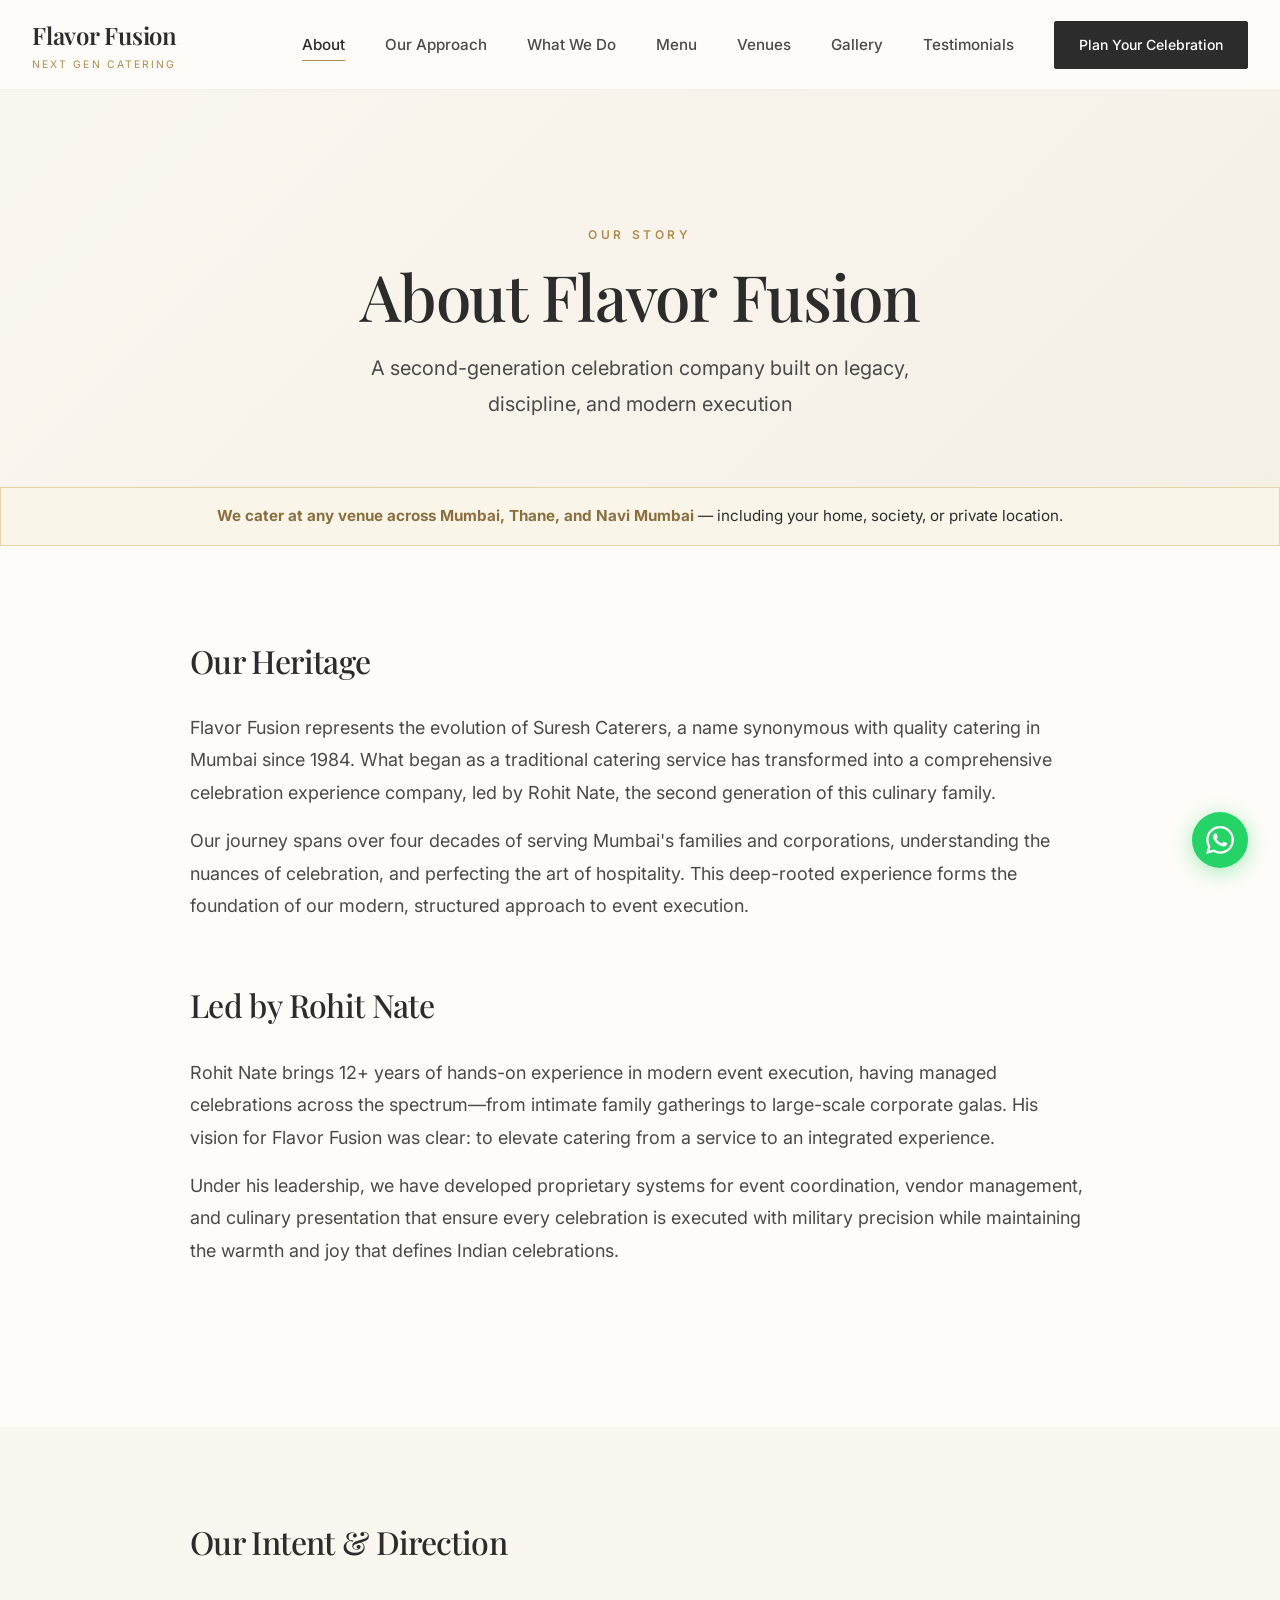
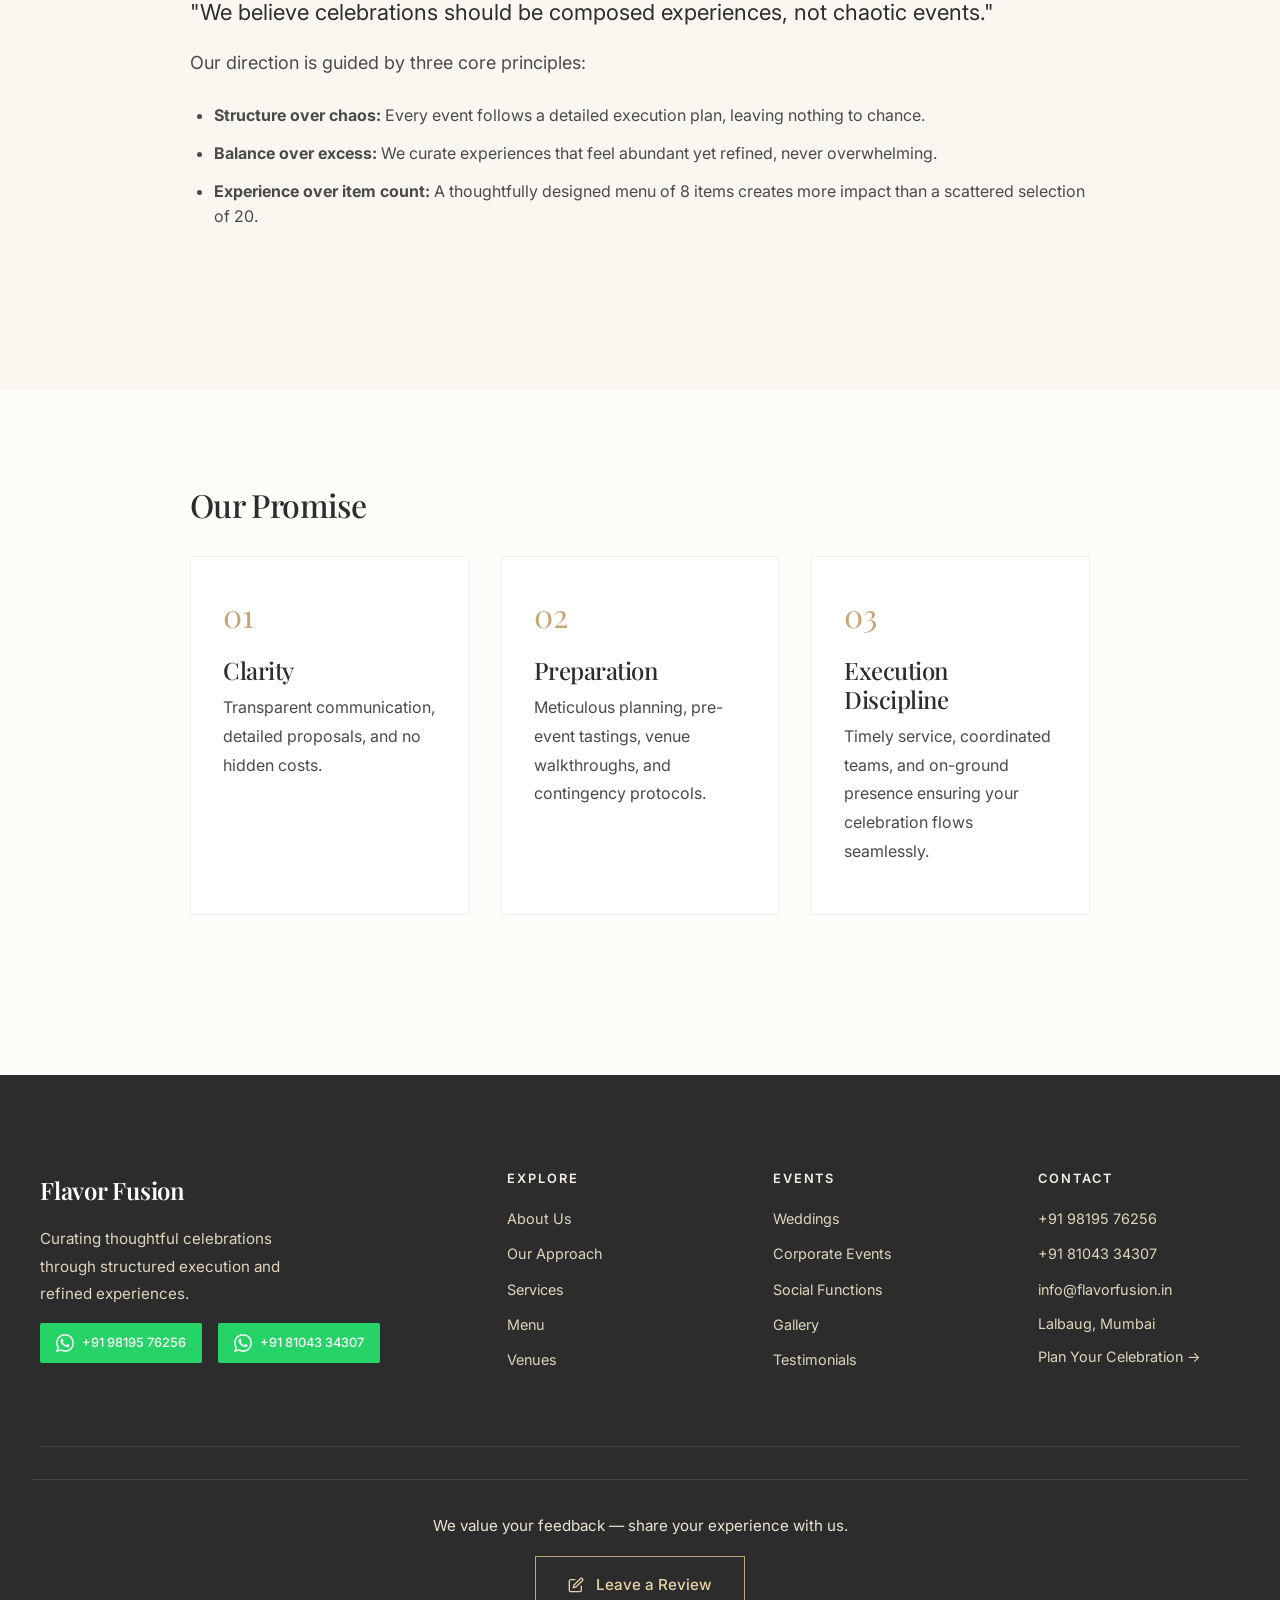
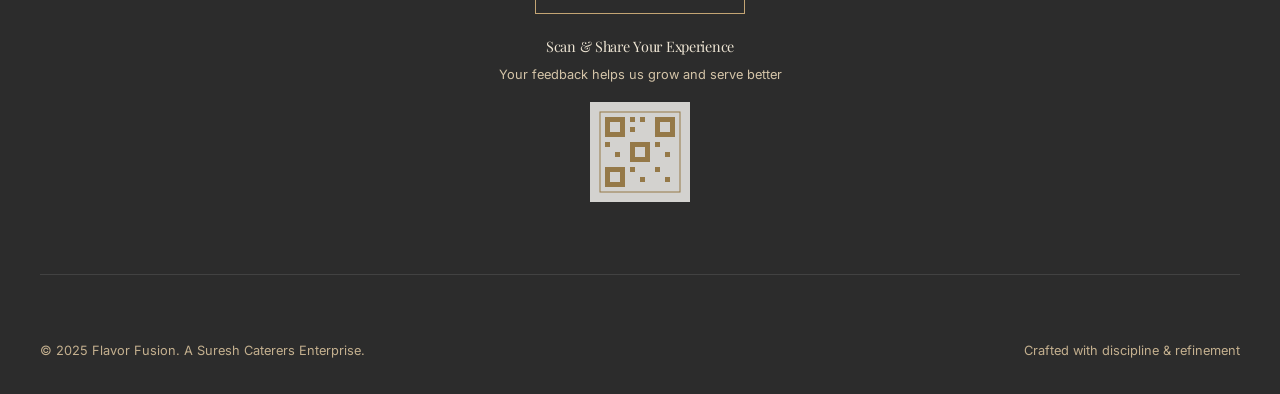
<file: about/index.html>
<!DOCTYPE html>
<html lang="en">
<head>
  <meta charset="UTF-8">
  <meta name="viewport" content="width=device-width, initial-scale=1.0">
  <title>About Us | Flavor Fusion – Next Gen Catering</title>
  <meta name="description" content="Led by Rohit Nate, Flavor Fusion brings 40+ years of Suresh Caterers legacy combined with modern execution expertise.">
  <link rel="preconnect" href="https://fonts.googleapis.com">
  <link rel="preconnect" href="https://fonts.gstatic.com" crossorigin>
  <link href="https://fonts.googleapis.com/css2?family=Playfair+Display:wght@400;500;600;700&family=Inter:wght@300;400;500;600&display=swap" rel="stylesheet">
  <link rel="stylesheet" href="../styles.css">
</head>
<body>

  <header class="header">
    <div class="header-container">
      <a href="../index.html" class="logo">
        <span class="logo-main">Flavor Fusion</span>
        <span class="logo-sub">Next Gen Catering</span>
      </a>
      <nav class="nav">
        <a href="../about/" class="nav-link active">About</a>
        <a href="../approach/" class="nav-link">Our Approach</a>
        <a href="../services/" class="nav-link">What We Do</a>
        <a href="../menu/" class="nav-link">Menu</a>
        <a href="../venues/" class="nav-link">Venues</a>
        <a href="../gallery/" class="nav-link">Gallery</a>
        <a href="../testimonials/" class="nav-link">Testimonials</a>
        <a href="../contact/" class="nav-cta">Plan Your Celebration</a>
      </nav>
      <div class="menu-toggle"><span></span><span></span><span></span></div>
    </div>
  </header>
<section class="page-header">
  <p class="section-label">Our Story</p>
  <h1 class="page-title">About Flavor Fusion</h1>
  <p class="page-subtitle">A second-generation celebration company built on legacy, discipline, and modern execution</p>
</section>

<div class="coverage-banner">
  <strong>We cater at any venue across Mumbai, Thane, and Navi Mumbai</strong> — including your home, society, or private location.
</div>

<section class="content-section">
  <div class="content-block">
    <h3>Our Heritage</h3>
    <p>Flavor Fusion represents the evolution of Suresh Caterers, a name synonymous with quality catering in Mumbai since 1984. What began as a traditional catering service has transformed into a comprehensive celebration experience company, led by Rohit Nate, the second generation of this culinary family.</p>
    <p>Our journey spans over four decades of serving Mumbai's families and corporations, understanding the nuances of celebration, and perfecting the art of hospitality. This deep-rooted experience forms the foundation of our modern, structured approach to event execution.</p>
  </div>
  <div class="content-block">
    <h3>Led by Rohit Nate</h3>
    <p>Rohit Nate brings 12+ years of hands-on experience in modern event execution, having managed celebrations across the spectrum—from intimate family gatherings to large-scale corporate galas. His vision for Flavor Fusion was clear: to elevate catering from a service to an integrated experience.</p>
    <p>Under his leadership, we have developed proprietary systems for event coordination, vendor management, and culinary presentation that ensure every celebration is executed with military precision while maintaining the warmth and joy that defines Indian celebrations.</p>
  </div>
</section>

<section class="content-section alt">
  <div class="content-wrapper">
    <div class="content-block">
      <h3>Our Intent &amp; Direction</h3>
      <p class="lead">"We believe celebrations should be composed experiences, not chaotic events."</p>
      <p>Our direction is guided by three core principles:</p>
      <ul style="margin:1.5rem 0;padding-left:1.5rem;color:var(--charcoal-light);">
        <li style="margin-bottom:0.75rem;"><strong>Structure over chaos:</strong> Every event follows a detailed execution plan, leaving nothing to chance.</li>
        <li style="margin-bottom:0.75rem;"><strong>Balance over excess:</strong> We curate experiences that feel abundant yet refined, never overwhelming.</li>
        <li><strong>Experience over item count:</strong> A thoughtfully designed menu of 8 items creates more impact than a scattered selection of 20.</li>
      </ul>
    </div>
  </div>
</section>

<section class="content-section">
  <div class="content-block">
    <h3>Our Promise</h3>
    <div style="display:grid;grid-template-columns:repeat(3,1fr);gap:2rem;margin-top:2rem;">
      <div style="padding:2rem;background:white;border:1px solid var(--cream-200);">
        <div style="font-family:var(--font-serif);font-size:2rem;color:var(--gold-500);margin-bottom:1rem;">01</div>
        <h4 style="margin-bottom:0.5rem;">Clarity</h4>
        <p style="font-size:1rem;">Transparent communication, detailed proposals, and no hidden costs.</p>
      </div>
      <div style="padding:2rem;background:white;border:1px solid var(--cream-200);">
        <div style="font-family:var(--font-serif);font-size:2rem;color:var(--gold-500);margin-bottom:1rem;">02</div>
        <h4 style="margin-bottom:0.5rem;">Preparation</h4>
        <p style="font-size:1rem;">Meticulous planning, pre-event tastings, venue walkthroughs, and contingency protocols.</p>
      </div>
      <div style="padding:2rem;background:white;border:1px solid var(--cream-200);">
        <div style="font-family:var(--font-serif);font-size:2rem;color:var(--gold-500);margin-bottom:1rem;">03</div>
        <h4 style="margin-bottom:0.5rem;">Execution Discipline</h4>
        <p style="font-size:1rem;">Timely service, coordinated teams, and on-ground presence ensuring your celebration flows seamlessly.</p>
      </div>
    </div>
  </div>
</section>

  <footer class="footer">
    <div class="footer-container">
      <div class="footer-brand">
        <div class="logo-main" style="margin-bottom:1rem;">Flavor Fusion</div>
        <p>Curating thoughtful celebrations through structured execution and refined experiences.</p>
        <div class="wa-dual" style="justify-content:flex-start;margin-top:1rem;">
          <a href="https://wa.me/919819576256?text=Hi%2C%20I%20want%20to%20plan%20an%20event%20with%20Flavor%20Fusion" target="_blank" class="wa-btn" style="font-size:0.8rem;padding:0.6rem 1rem;"><svg viewBox="0 0 24 24" fill="currentColor"><path d="M17.472 14.382c-.297-.149-1.758-.867-2.03-.967-.273-.099-.471-.148-.67.15-.197.297-.767.966-.94 1.164-.173.199-.347.223-.644.075-.297-.15-1.255-.463-2.39-1.475-.883-.788-1.48-1.761-1.653-2.059-.173-.297-.018-.458.13-.606.134-.133.298-.347.446-.52.149-.174.198-.298.298-.497.099-.198.05-.371-.025-.52-.075-.149-.669-1.612-.916-2.207-.242-.579-.487-.5-.669-.51-.173-.008-.371-.01-.57-.01-.198 0-.52.074-.792.372-.272.297-1.04 1.016-1.04 2.479 0 1.462 1.065 2.875 1.213 3.074.149.198 2.096 3.2 5.077 4.487.709.306 1.262.489 1.694.625.712.227 1.36.195 1.871.118.571-.085 1.758-.719 2.006-1.413.248-.694.248-1.289.173-1.413-.074-.124-.272-.198-.57-.347m-5.421 7.403h-.004a9.87 9.87 0 01-5.031-1.378l-.361-.214-3.741.982.998-3.648-.235-.374a9.86 9.86 0 01-1.51-5.26c.001-5.45 4.436-9.884 9.888-9.884 2.64 0 5.122 1.03 6.988 2.898a9.825 9.825 0 012.893 6.994c-.003 5.45-4.437 9.884-9.885 9.884m8.413-18.297A11.815 11.815 0 0012.05 0C5.495 0 .16 5.335.157 11.892c0 2.096.547 4.142 1.588 5.945L.057 24l6.305-1.654a11.882 11.882 0 005.683 1.448h.005c6.554 0 11.89-5.335 11.893-11.893a11.821 11.821 0 00-3.48-8.413z"/></svg> +91 98195 76256</a>
          <a href="https://wa.me/918104334307?text=Hi%2C%20I%20want%20to%20plan%20an%20event%20with%20Flavor%20Fusion" target="_blank" class="wa-btn" style="font-size:0.8rem;padding:0.6rem 1rem;"><svg viewBox="0 0 24 24" fill="currentColor"><path d="M17.472 14.382c-.297-.149-1.758-.867-2.03-.967-.273-.099-.471-.148-.67.15-.197.297-.767.966-.94 1.164-.173.199-.347.223-.644.075-.297-.15-1.255-.463-2.39-1.475-.883-.788-1.48-1.761-1.653-2.059-.173-.297-.018-.458.13-.606.134-.133.298-.347.446-.52.149-.174.198-.298.298-.497.099-.198.05-.371-.025-.52-.075-.149-.669-1.612-.916-2.207-.242-.579-.487-.5-.669-.51-.173-.008-.371-.01-.57-.01-.198 0-.52.074-.792.372-.272.297-1.04 1.016-1.04 2.479 0 1.462 1.065 2.875 1.213 3.074.149.198 2.096 3.2 5.077 4.487.709.306 1.262.489 1.694.625.712.227 1.36.195 1.871.118.571-.085 1.758-.719 2.006-1.413.248-.694.248-1.289.173-1.413-.074-.124-.272-.198-.57-.347m-5.421 7.403h-.004a9.87 9.87 0 01-5.031-1.378l-.361-.214-3.741.982.998-3.648-.235-.374a9.86 9.86 0 01-1.51-5.26c.001-5.45 4.436-9.884 9.888-9.884 2.64 0 5.122 1.03 6.988 2.898a9.825 9.825 0 012.893 6.994c-.003 5.45-4.437 9.884-9.885 9.884m8.413-18.297A11.815 11.815 0 0012.05 0C5.495 0 .16 5.335.157 11.892c0 2.096.547 4.142 1.588 5.945L.057 24l6.305-1.654a11.882 11.882 0 005.683 1.448h.005c6.554 0 11.89-5.335 11.893-11.893a11.821 11.821 0 00-3.48-8.413z"/></svg> +91 81043 34307</a>
        </div>
      </div>
      <div class="footer-nav">
        <h4 class="footer-title">Explore</h4>
        <ul class="footer-links">
          <li><a href="../about/index.html">About Us</a></li>
          <li><a href="../approach/index.html">Our Approach</a></li>
          <li><a href="../services/index.html">Services</a></li>
          <li><a href="../menu/index.html">Menu</a></li>
          <li><a href="../venues/index.html">Venues</a></li>
        </ul>
      </div>
      <div class="footer-nav">
        <h4 class="footer-title">Events</h4>
        <ul class="footer-links">
          <li><a href="../services/index.html#weddings">Weddings</a></li>
          <li><a href="../services/index.html#corporate">Corporate Events</a></li>
          <li><a href="../services/index.html#social">Social Functions</a></li>
          <li><a href="../gallery/index.html">Gallery</a></li>
          <li><a href="../testimonials/index.html">Testimonials</a></li>
        </ul>
      </div>
      <div class="footer-contact">
        <h4 class="footer-title">Contact</h4>
        <ul class="footer-links">
          <li><a href="https://wa.me/919819576256?text=Hi%2C%20I%20want%20to%20plan%20an%20event%20with%20Flavor%20Fusion" target="_blank">+91 98195 76256</a></li>
          <li><a href="https://wa.me/918104334307?text=Hi%2C%20I%20want%20to%20plan%20an%20event%20with%20Flavor%20Fusion" target="_blank">+91 81043 34307</a></li>
          <li><a href="mailto:info@flavorfusion.in">info@flavorfusion.in</a></li>
          <li>Lalbaug, Mumbai</li>
          <li><a href="../contact/index.html">Plan Your Celebration →</a></li>
        </ul>
      </div>
    </div>
    <div class="footer-review">
      <p style="color:var(--cream-300);margin-bottom:1rem;font-size:0.95rem;">We value your feedback — share your experience with us.</p>
      <a href="https://forms.gle/jnTRRCAynYJkPYwFA" target="_blank" class="review-btn"><svg viewBox="0 0 24 24" fill="none" stroke="currentColor" stroke-width="2" style="width:16px;height:16px;"><path d="M11 4H4a2 2 0 0 0-2 2v14a2 2 0 0 0 2 2h14a2 2 0 0 0 2-2v-7"/><path d="M18.5 2.5a2.121 2.121 0 0 1 3 3L12 15l-4 1 1-4 9.5-9.5z"/></svg> Leave a Review</a>
      <div style="margin-top:1.5rem;">
        <h4 style="color:var(--cream-300);font-size:0.9rem;margin-bottom:0.5rem;font-weight:400;">Scan &amp; Share Your Experience</h4>
        <p style="color:var(--cream-500);font-size:0.8rem;">Your feedback helps us grow and serve better</p>
        <a href="https://forms.gle/jnTRRCAynYJkPYwFA" target="_blank" style="display:inline-block;margin-top:1rem;">
          <img src="../images/review-qr.svg" alt="Scan to leave a review" style="width:100px;height:100px;opacity:0.8;">
        </a>
      </div>
    </div>
    <div class="footer-bottom">
      <p>&copy; 2025 Flavor Fusion. A Suresh Caterers Enterprise.</p>
      <p>Crafted with discipline &amp; refinement</p>
    </div>
  </footer>
  <a href="https://wa.me/919819576256?text=Hi%2C%20I%20want%20to%20plan%20an%20event%20with%20Flavor%20Fusion" class="whatsapp-float" target="_blank" aria-label="Contact on WhatsApp"><svg viewBox="0 0 24 24" fill="currentColor"><path d="M17.472 14.382c-.297-.149-1.758-.867-2.03-.967-.273-.099-.471-.148-.67.15-.197.297-.767.966-.94 1.164-.173.199-.347.223-.644.075-.297-.15-1.255-.463-2.39-1.475-.883-.788-1.48-1.761-1.653-2.059-.173-.297-.018-.458.13-.606.134-.133.298-.347.446-.52.149-.174.198-.298.298-.497.099-.198.05-.371-.025-.52-.075-.149-.669-1.612-.916-2.207-.242-.579-.487-.5-.669-.51-.173-.008-.371-.01-.57-.01-.198 0-.52.074-.792.372-.272.297-1.04 1.016-1.04 2.479 0 1.462 1.065 2.875 1.213 3.074.149.198 2.096 3.2 5.077 4.487.709.306 1.262.489 1.694.625.712.227 1.36.195 1.871.118.571-.085 1.758-.719 2.006-1.413.248-.694.248-1.289.173-1.413-.074-.124-.272-.198-.57-.347m-5.421 7.403h-.004a9.87 9.87 0 01-5.031-1.378l-.361-.214-3.741.982.998-3.648-.235-.374a9.86 9.86 0 01-1.51-5.26c.001-5.45 4.436-9.884 9.888-9.884 2.64 0 5.122 1.03 6.988 2.898a9.825 9.825 0 012.893 6.994c-.003 5.45-4.437 9.884-9.885 9.884m8.413-18.297A11.815 11.815 0 0012.05 0C5.495 0 .16 5.335.157 11.892c0 2.096.547 4.142 1.588 5.945L.057 24l6.305-1.654a11.882 11.882 0 005.683 1.448h.005c6.554 0 11.89-5.335 11.893-11.893a11.821 11.821 0 00-3.48-8.413z"/></svg></a>
  <script src="../main.js"></script>

</body>
</html>
</file>
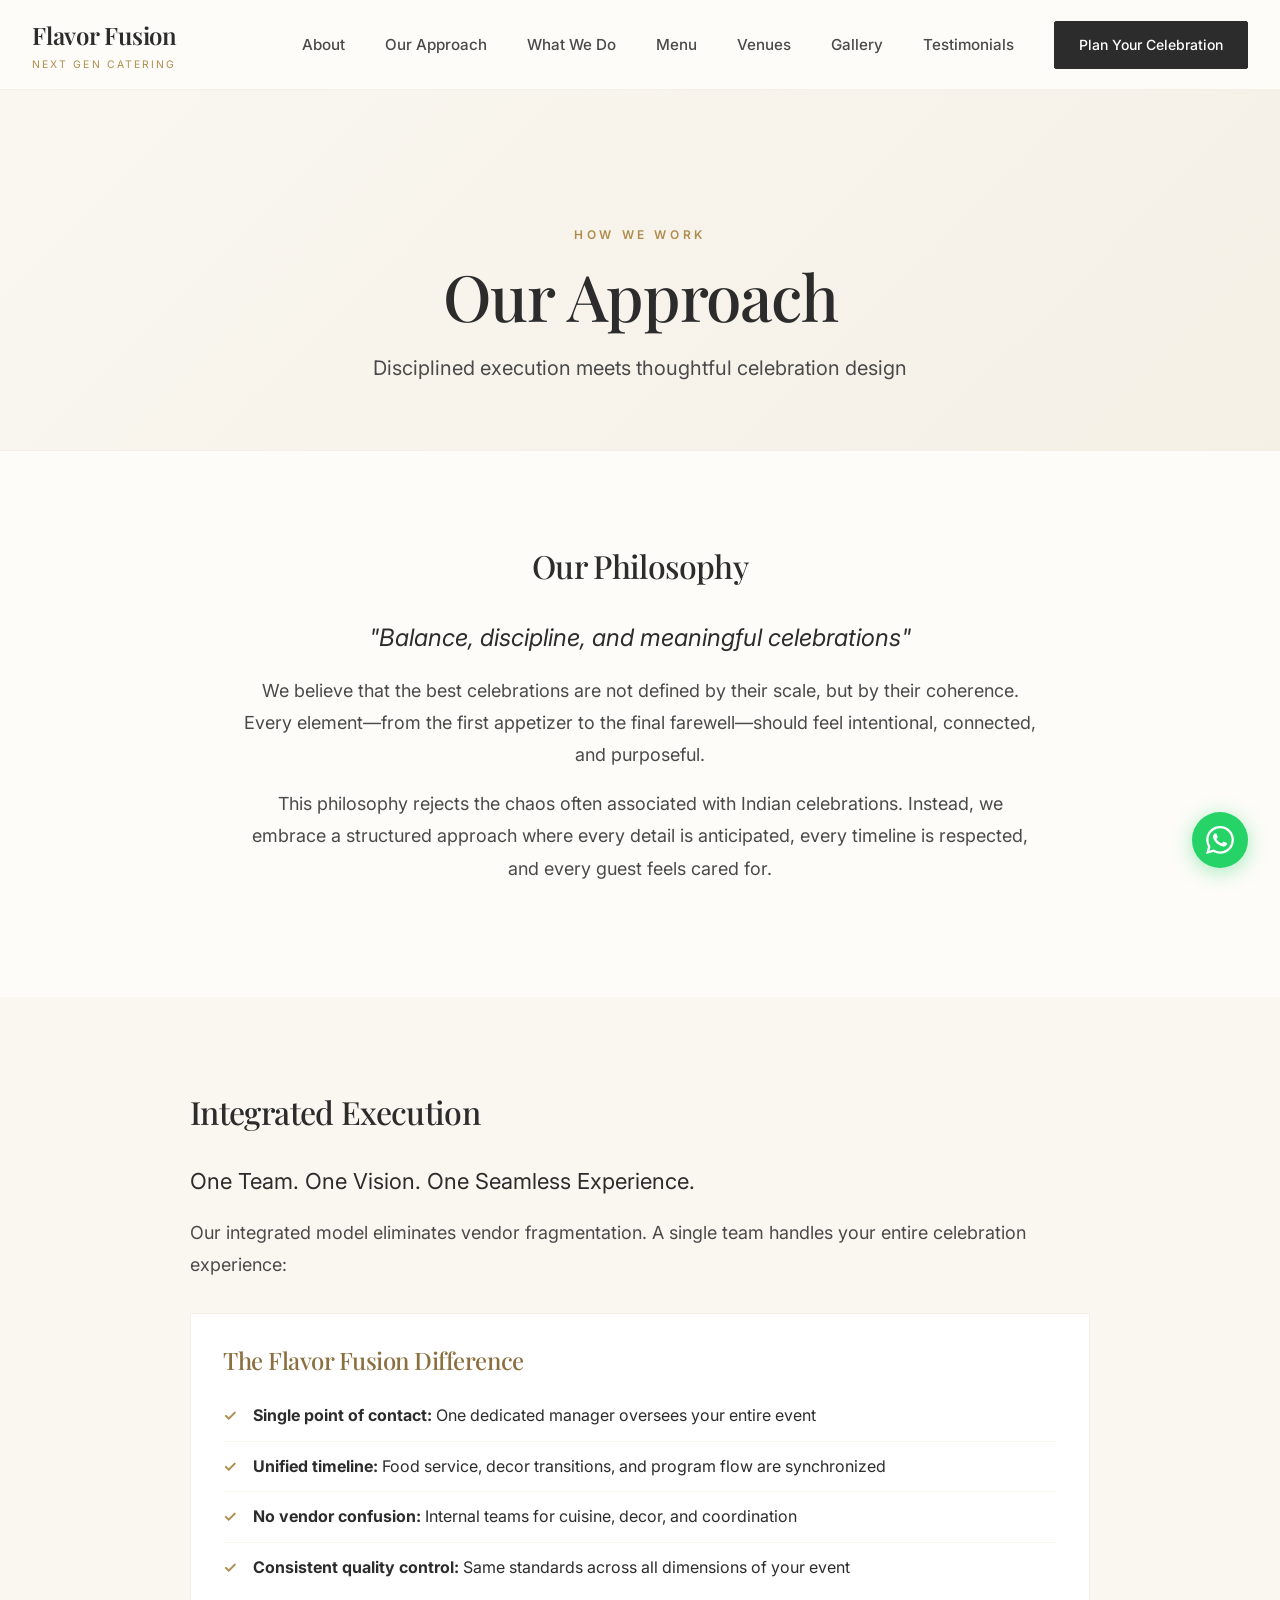
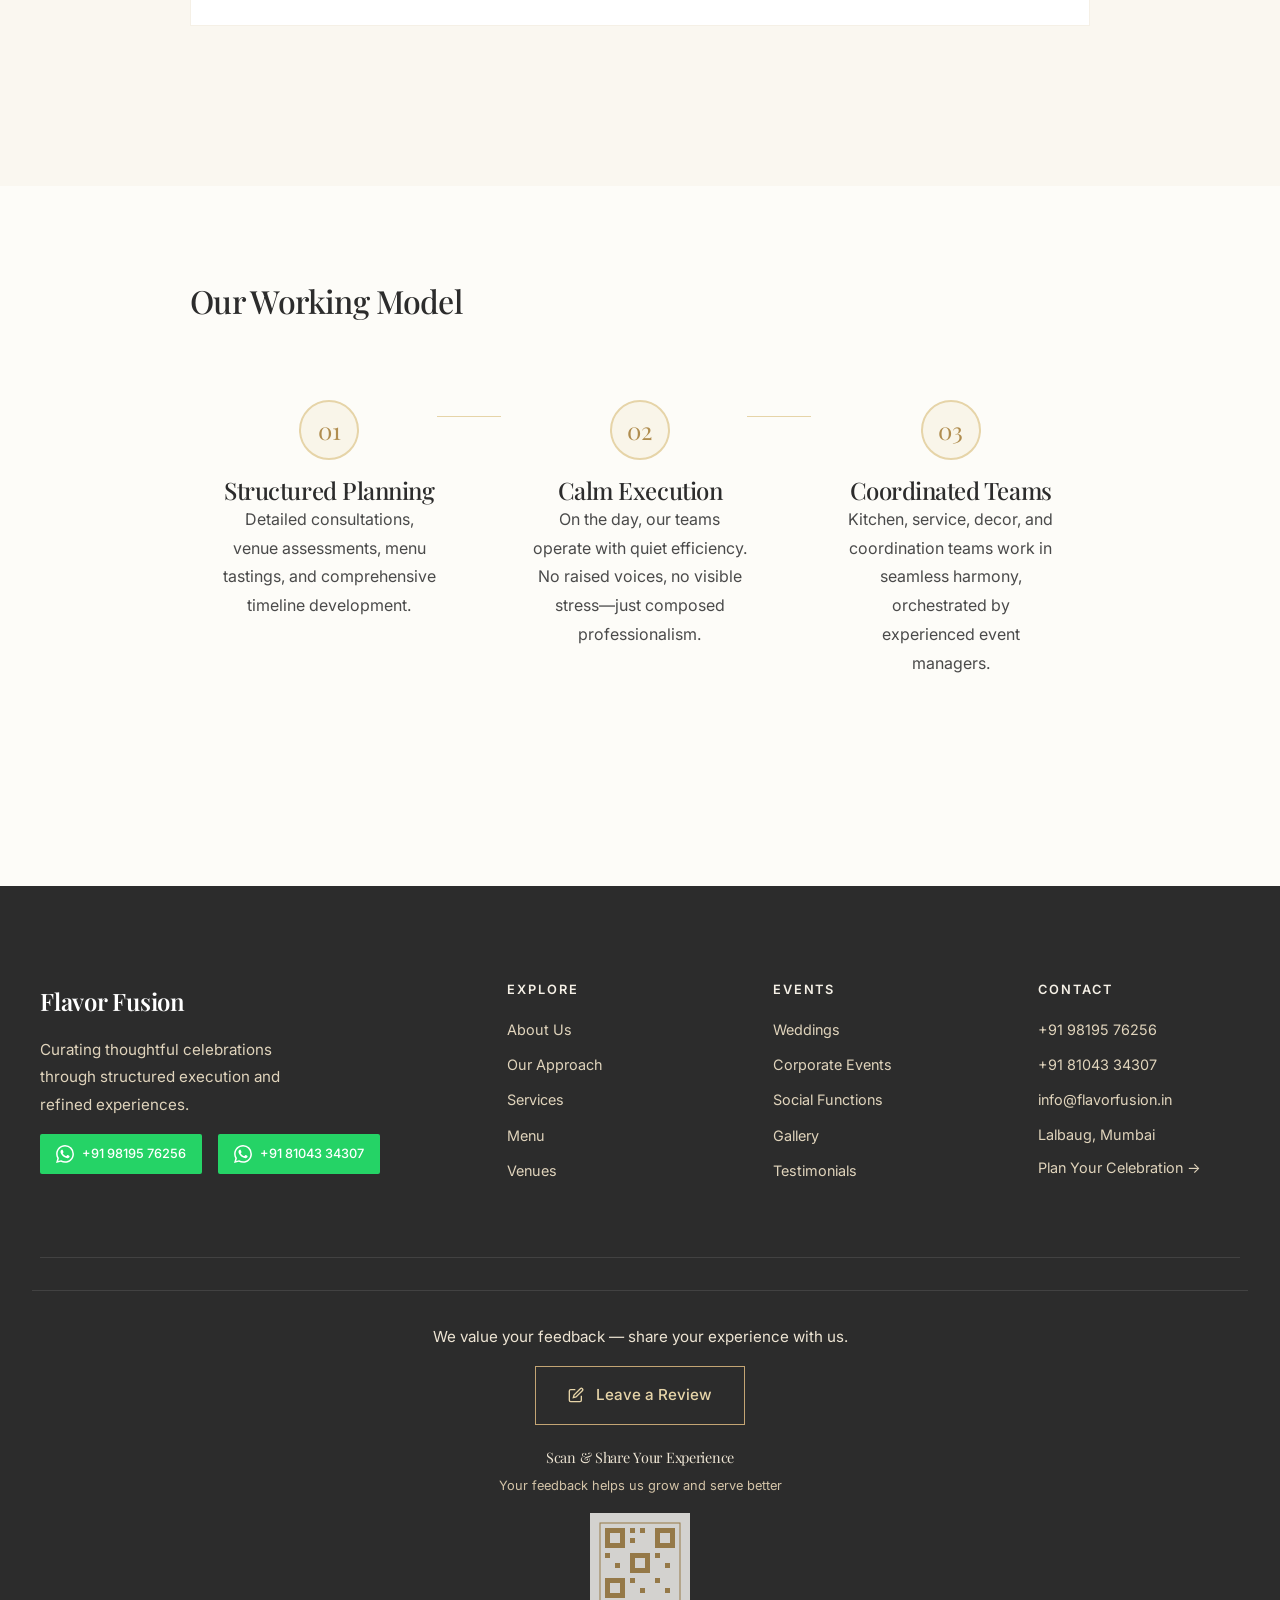
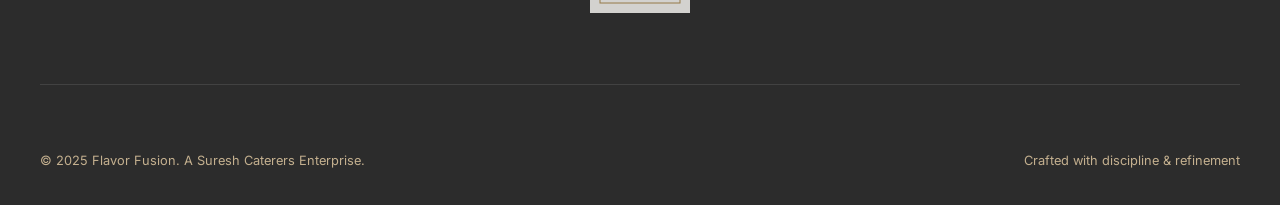
<file: approach/index.html>
<!DOCTYPE html>
<html lang="en">
<head>
  <meta charset="UTF-8">
  <meta name="viewport" content="width=device-width, initial-scale=1.0">
  <title>Our Approach | Flavor Fusion – Next Gen Catering</title>
  <meta name="description" content="Disciplined execution meets thoughtful celebration design. Balance, discipline, meaningful celebrations.">
  <link rel="preconnect" href="https://fonts.googleapis.com">
  <link rel="preconnect" href="https://fonts.gstatic.com" crossorigin>
  <link href="https://fonts.googleapis.com/css2?family=Playfair+Display:wght@400;500;600;700&family=Inter:wght@300;400;500;600&display=swap" rel="stylesheet">
  <link rel="stylesheet" href="../styles.css">
</head>
<body>

  <header class="header">
    <div class="header-container">
      <a href="../index.html" class="logo">
        <span class="logo-main">Flavor Fusion</span>
        <span class="logo-sub">Next Gen Catering</span>
      </a>
      <nav class="nav">
     <a href="/about/" class="nav-link">About</a>
     <a href="/approach/" class="nav-link">Our Approach</a>
     <a href="/services/" class="nav-link">What We Do</a>
     <a href="/menu/" class="nav-link">Menu</a>
     <a href="/venues/" class="nav-link">Venues</a>
     <a href="/gallery/" class="nav-link">Gallery</a>
     <a href="/testimonials/" class="nav-link">Testimonials</a>
     <a href="/contact/" class="nav-cta">Plan Your Celebration</a>
      </nav>
      <div class="menu-toggle"><span></span><span></span><span></span></div>
    </div>
  </header>
<section class="page-header">
  <p class="section-label">How We Work</p>
  <h1 class="page-title">Our Approach</h1>
  <p class="page-subtitle">Disciplined execution meets thoughtful celebration design</p>
</section>
<section class="content-section">
  <div class="content-block" style="text-align:center;max-width:800px;margin:0 auto;">
    <h3>Our Philosophy</h3>
    <p class="lead" style="font-size:1.5rem;font-style:italic;color:var(--charcoal);">"Balance, discipline, and meaningful celebrations"</p>
    <p>We believe that the best celebrations are not defined by their scale, but by their coherence. Every element—from the first appetizer to the final farewell—should feel intentional, connected, and purposeful.</p>
    <p>This philosophy rejects the chaos often associated with Indian celebrations. Instead, we embrace a structured approach where every detail is anticipated, every timeline is respected, and every guest feels cared for.</p>
  </div>
</section>
<section class="content-section alt">
  <div class="content-wrapper">
    <div class="content-block">
      <h3>Integrated Execution</h3>
      <p class="lead">One Team. One Vision. One Seamless Experience.</p>
      <p>Our integrated model eliminates vendor fragmentation. A single team handles your entire celebration experience:</p>
      <div style="background:white;padding:2rem;border:1px solid var(--cream-200);margin:2rem 0;">
        <h4 style="margin-bottom:1rem;color:var(--gold-700);">The Flavor Fusion Difference</h4>
        <ul style="list-style:none;padding:0;">
          <li style="padding:0.75rem 0;border-bottom:1px solid var(--cream-100);display:flex;align-items:center;gap:1rem;"><span style="color:var(--gold-600);font-weight:600;">✓</span><span><strong>Single point of contact:</strong> One dedicated manager oversees your entire event</span></li>
          <li style="padding:0.75rem 0;border-bottom:1px solid var(--cream-100);display:flex;align-items:center;gap:1rem;"><span style="color:var(--gold-600);font-weight:600;">✓</span><span><strong>Unified timeline:</strong> Food service, decor transitions, and program flow are synchronized</span></li>
          <li style="padding:0.75rem 0;border-bottom:1px solid var(--cream-100);display:flex;align-items:center;gap:1rem;"><span style="color:var(--gold-600);font-weight:600;">✓</span><span><strong>No vendor confusion:</strong> Internal teams for cuisine, decor, and coordination</span></li>
          <li style="padding:0.75rem 0;display:flex;align-items:center;gap:1rem;"><span style="color:var(--gold-600);font-weight:600;">✓</span><span><strong>Consistent quality control:</strong> Same standards across all dimensions of your event</span></li>
        </ul>
      </div>
    </div>
  </div>
</section>
<section class="content-section">
  <div class="content-block">
    <h3>Our Working Model</h3>
    <div class="process-grid" style="margin-top:3rem;">
      <div class="process-step"><div class="step-icon">01</div><h4>Structured Planning</h4><p style="font-size:1rem;">Detailed consultations, venue assessments, menu tastings, and comprehensive timeline development.</p></div>
      <div class="process-step"><div class="step-icon">02</div><h4>Calm Execution</h4><p style="font-size:1rem;">On the day, our teams operate with quiet efficiency. No raised voices, no visible stress—just composed professionalism.</p></div>
      <div class="process-step"><div class="step-icon">03</div><h4>Coordinated Teams</h4><p style="font-size:1rem;">Kitchen, service, decor, and coordination teams work in seamless harmony, orchestrated by experienced event managers.</p></div>
    </div>
  </div>
</section>
  <footer class="footer">
    <div class="footer-container">
      <div class="footer-brand">
        <div class="logo-main" style="margin-bottom:1rem;">Flavor Fusion</div>
        <p>Curating thoughtful celebrations through structured execution and refined experiences.</p>
        <div class="wa-dual" style="justify-content:flex-start;margin-top:1rem;">
          <a href="https://wa.me/919819576256?text=Hi%2C%20I%20want%20to%20plan%20an%20event%20with%20Flavor%20Fusion" target="_blank" class="wa-btn" style="font-size:0.8rem;padding:0.6rem 1rem;"><svg viewBox="0 0 24 24" fill="currentColor"><path d="M17.472 14.382c-.297-.149-1.758-.867-2.03-.967-.273-.099-.471-.148-.67.15-.197.297-.767.966-.94 1.164-.173.199-.347.223-.644.075-.297-.15-1.255-.463-2.39-1.475-.883-.788-1.48-1.761-1.653-2.059-.173-.297-.018-.458.13-.606.134-.133.298-.347.446-.52.149-.174.198-.298.298-.497.099-.198.05-.371-.025-.52-.075-.149-.669-1.612-.916-2.207-.242-.579-.487-.5-.669-.51-.173-.008-.371-.01-.57-.01-.198 0-.52.074-.792.372-.272.297-1.04 1.016-1.04 2.479 0 1.462 1.065 2.875 1.213 3.074.149.198 2.096 3.2 5.077 4.487.709.306 1.262.489 1.694.625.712.227 1.36.195 1.871.118.571-.085 1.758-.719 2.006-1.413.248-.694.248-1.289.173-1.413-.074-.124-.272-.198-.57-.347m-5.421 7.403h-.004a9.87 9.87 0 01-5.031-1.378l-.361-.214-3.741.982.998-3.648-.235-.374a9.86 9.86 0 01-1.51-5.26c.001-5.45 4.436-9.884 9.888-9.884 2.64 0 5.122 1.03 6.988 2.898a9.825 9.825 0 012.893 6.994c-.003 5.45-4.437 9.884-9.885 9.884m8.413-18.297A11.815 11.815 0 0012.05 0C5.495 0 .16 5.335.157 11.892c0 2.096.547 4.142 1.588 5.945L.057 24l6.305-1.654a11.882 11.882 0 005.683 1.448h.005c6.554 0 11.89-5.335 11.893-11.893a11.821 11.821 0 00-3.48-8.413z"/></svg> +91 98195 76256</a>
          <a href="https://wa.me/918104334307?text=Hi%2C%20I%20want%20to%20plan%20an%20event%20with%20Flavor%20Fusion" target="_blank" class="wa-btn" style="font-size:0.8rem;padding:0.6rem 1rem;"><svg viewBox="0 0 24 24" fill="currentColor"><path d="M17.472 14.382c-.297-.149-1.758-.867-2.03-.967-.273-.099-.471-.148-.67.15-.197.297-.767.966-.94 1.164-.173.199-.347.223-.644.075-.297-.15-1.255-.463-2.39-1.475-.883-.788-1.48-1.761-1.653-2.059-.173-.297-.018-.458.13-.606.134-.133.298-.347.446-.52.149-.174.198-.298.298-.497.099-.198.05-.371-.025-.52-.075-.149-.669-1.612-.916-2.207-.242-.579-.487-.5-.669-.51-.173-.008-.371-.01-.57-.01-.198 0-.52.074-.792.372-.272.297-1.04 1.016-1.04 2.479 0 1.462 1.065 2.875 1.213 3.074.149.198 2.096 3.2 5.077 4.487.709.306 1.262.489 1.694.625.712.227 1.36.195 1.871.118.571-.085 1.758-.719 2.006-1.413.248-.694.248-1.289.173-1.413-.074-.124-.272-.198-.57-.347m-5.421 7.403h-.004a9.87 9.87 0 01-5.031-1.378l-.361-.214-3.741.982.998-3.648-.235-.374a9.86 9.86 0 01-1.51-5.26c.001-5.45 4.436-9.884 9.888-9.884 2.64 0 5.122 1.03 6.988 2.898a9.825 9.825 0 012.893 6.994c-.003 5.45-4.437 9.884-9.885 9.884m8.413-18.297A11.815 11.815 0 0012.05 0C5.495 0 .16 5.335.157 11.892c0 2.096.547 4.142 1.588 5.945L.057 24l6.305-1.654a11.882 11.882 0 005.683 1.448h.005c6.554 0 11.89-5.335 11.893-11.893a11.821 11.821 0 00-3.48-8.413z"/></svg> +91 81043 34307</a>
        </div>
      </div>
      <div class="footer-nav">
        <h4 class="footer-title">Explore</h4>
        <ul class="footer-links">
          <li><a href="../about/index.html">About Us</a></li>
          <li><a href="../approach/index.html">Our Approach</a></li>
          <li><a href="../services/index.html">Services</a></li>
          <li><a href="../menu/index.html">Menu</a></li>
          <li><a href="../venues/index.html">Venues</a></li>
        </ul>
      </div>
      <div class="footer-nav">
        <h4 class="footer-title">Events</h4>
        <ul class="footer-links">
          <li><a href="../services/index.html#weddings">Weddings</a></li>
          <li><a href="../services/index.html#corporate">Corporate Events</a></li>
          <li><a href="../services/index.html#social">Social Functions</a></li>
          <li><a href="../gallery/index.html">Gallery</a></li>
          <li><a href="../testimonials/index.html">Testimonials</a></li>
        </ul>
      </div>
      <div class="footer-contact">
        <h4 class="footer-title">Contact</h4>
        <ul class="footer-links">
          <li><a href="https://wa.me/919819576256?text=Hi%2C%20I%20want%20to%20plan%20an%20event%20with%20Flavor%20Fusion" target="_blank">+91 98195 76256</a></li>
          <li><a href="https://wa.me/918104334307?text=Hi%2C%20I%20want%20to%20plan%20an%20event%20with%20Flavor%20Fusion" target="_blank">+91 81043 34307</a></li>
          <li><a href="mailto:info@flavorfusion.in">info@flavorfusion.in</a></li>
          <li>Lalbaug, Mumbai</li>
          <li><a href="../contact/index.html">Plan Your Celebration →</a></li>
        </ul>
      </div>
    </div>
    <div class="footer-review">
      <p style="color:var(--cream-300);margin-bottom:1rem;font-size:0.95rem;">We value your feedback — share your experience with us.</p>
      <a href="https://forms.gle/jnTRRCAynYJkPYwFA" target="_blank" class="review-btn"><svg viewBox="0 0 24 24" fill="none" stroke="currentColor" stroke-width="2" style="width:16px;height:16px;"><path d="M11 4H4a2 2 0 0 0-2 2v14a2 2 0 0 0 2 2h14a2 2 0 0 0 2-2v-7"/><path d="M18.5 2.5a2.121 2.121 0 0 1 3 3L12 15l-4 1 1-4 9.5-9.5z"/></svg> Leave a Review</a>
      <div style="margin-top:1.5rem;">
        <h4 style="color:var(--cream-300);font-size:0.9rem;margin-bottom:0.5rem;font-weight:400;">Scan &amp; Share Your Experience</h4>
        <p style="color:var(--cream-500);font-size:0.8rem;">Your feedback helps us grow and serve better</p>
        <a href="https://forms.gle/jnTRRCAynYJkPYwFA" target="_blank" style="display:inline-block;margin-top:1rem;">
          <img src="../images/review-qr.svg" alt="Scan to leave a review" style="width:100px;height:100px;opacity:0.8;">
        </a>
      </div>
    </div>
    <div class="footer-bottom">
      <p>&copy; 2025 Flavor Fusion. A Suresh Caterers Enterprise.</p>
      <p>Crafted with discipline &amp; refinement</p>
    </div>
  </footer>
  <a href="https://wa.me/919819576256?text=Hi%2C%20I%20want%20to%20plan%20an%20event%20with%20Flavor%20Fusion" class="whatsapp-float" target="_blank" aria-label="Contact on WhatsApp"><svg viewBox="0 0 24 24" fill="currentColor"><path d="M17.472 14.382c-.297-.149-1.758-.867-2.03-.967-.273-.099-.471-.148-.67.15-.197.297-.767.966-.94 1.164-.173.199-.347.223-.644.075-.297-.15-1.255-.463-2.39-1.475-.883-.788-1.48-1.761-1.653-2.059-.173-.297-.018-.458.13-.606.134-.133.298-.347.446-.52.149-.174.198-.298.298-.497.099-.198.05-.371-.025-.52-.075-.149-.669-1.612-.916-2.207-.242-.579-.487-.5-.669-.51-.173-.008-.371-.01-.57-.01-.198 0-.52.074-.792.372-.272.297-1.04 1.016-1.04 2.479 0 1.462 1.065 2.875 1.213 3.074.149.198 2.096 3.2 5.077 4.487.709.306 1.262.489 1.694.625.712.227 1.36.195 1.871.118.571-.085 1.758-.719 2.006-1.413.248-.694.248-1.289.173-1.413-.074-.124-.272-.198-.57-.347m-5.421 7.403h-.004a9.87 9.87 0 01-5.031-1.378l-.361-.214-3.741.982.998-3.648-.235-.374a9.86 9.86 0 01-1.51-5.26c.001-5.45 4.436-9.884 9.888-9.884 2.64 0 5.122 1.03 6.988 2.898a9.825 9.825 0 012.893 6.994c-.003 5.45-4.437 9.884-9.885 9.884m8.413-18.297A11.815 11.815 0 0012.05 0C5.495 0 .16 5.335.157 11.892c0 2.096.547 4.142 1.588 5.945L.057 24l6.305-1.654a11.882 11.882 0 005.683 1.448h.005c6.554 0 11.89-5.335 11.893-11.893a11.821 11.821 0 00-3.48-8.413z"/></svg></a>
  <script src="../main.js"></script>

</body>
</html>
</file>
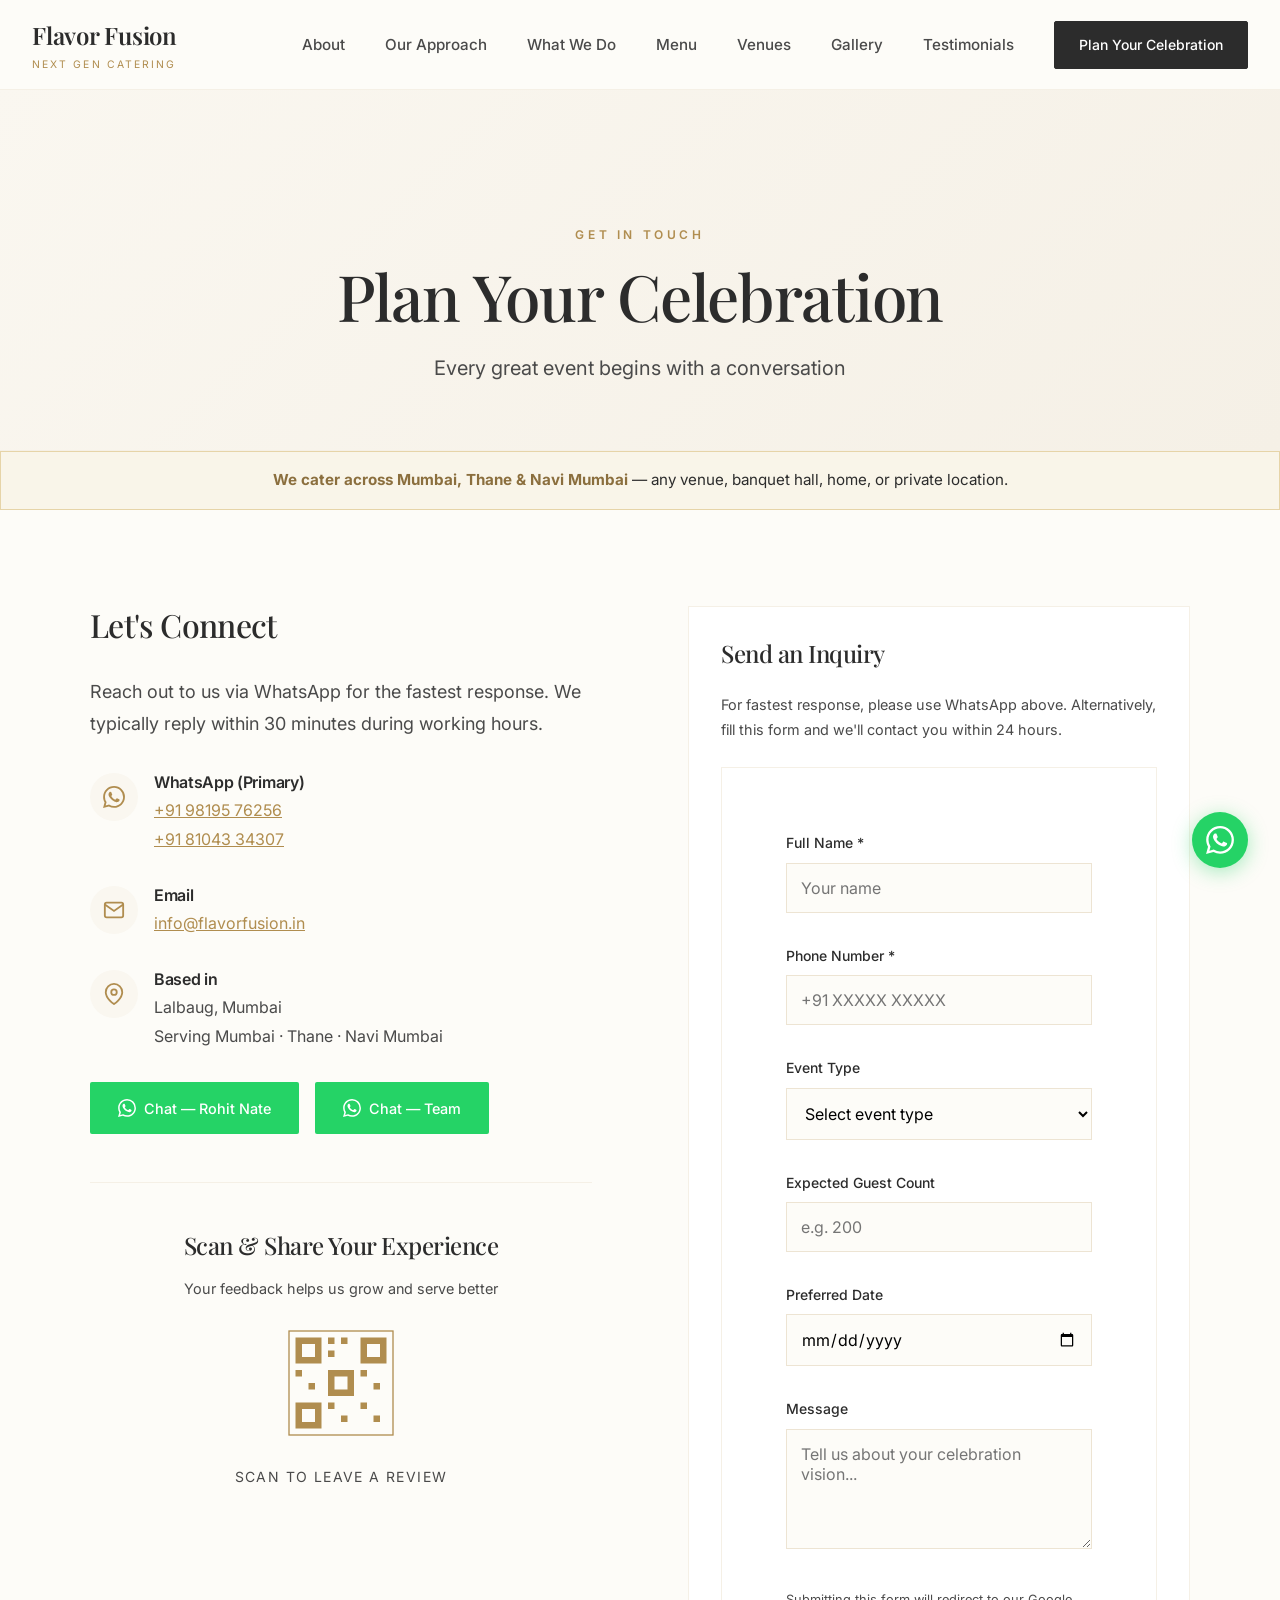
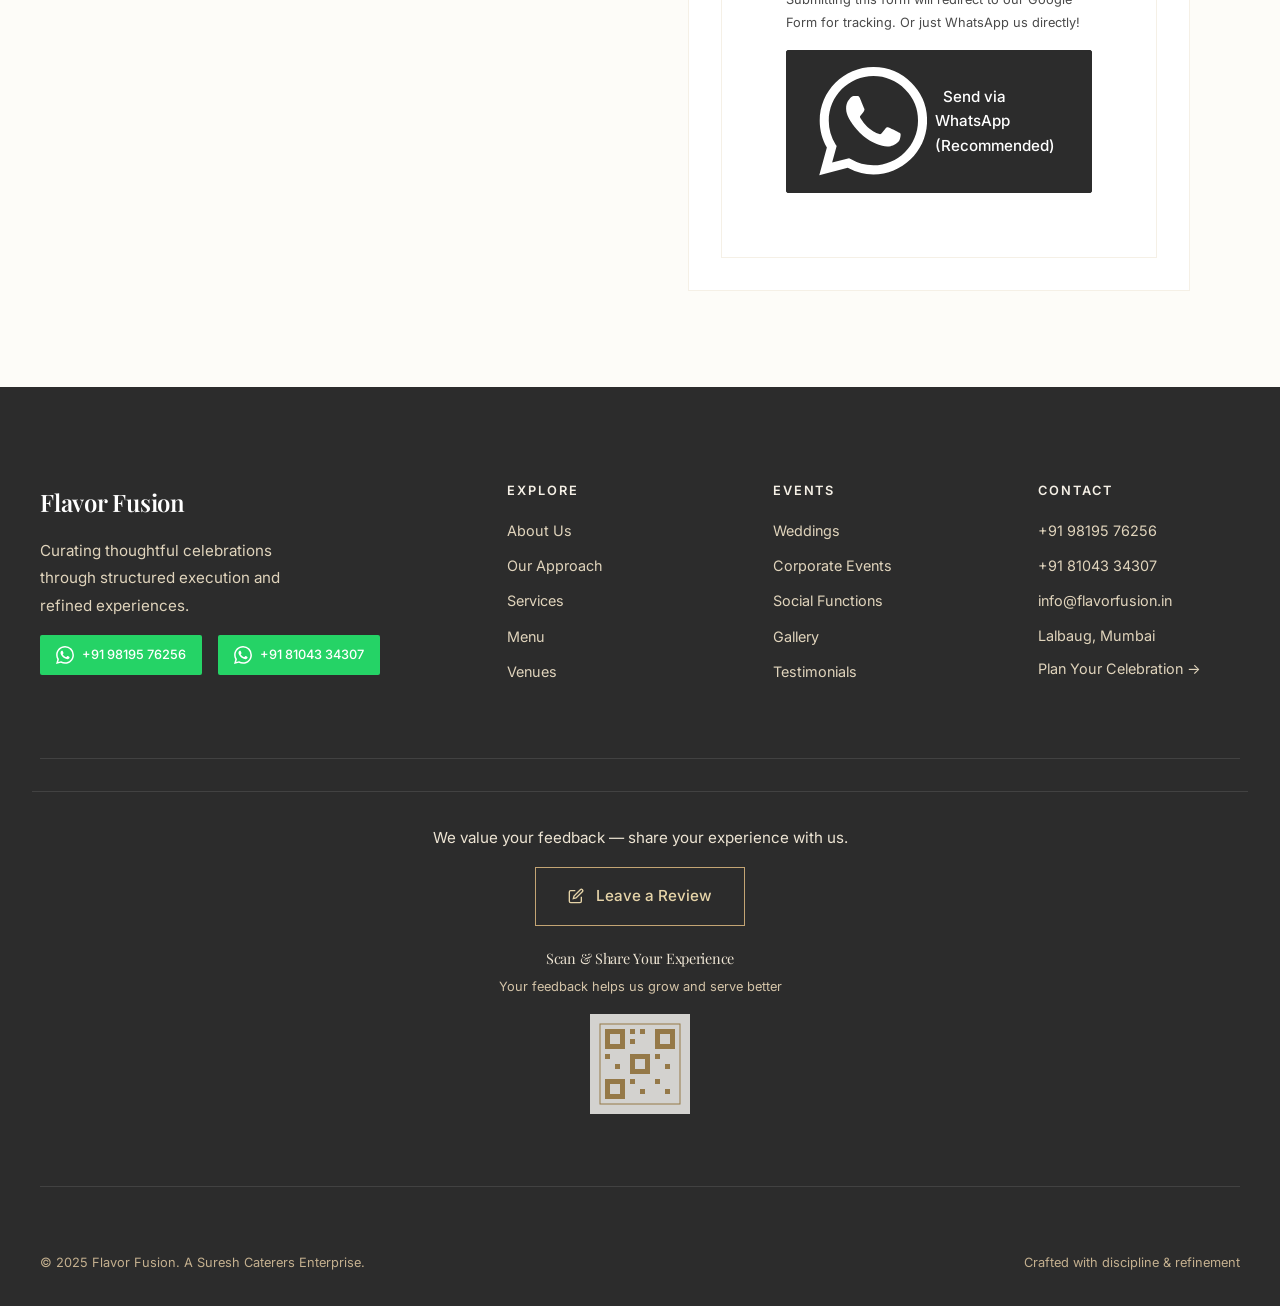
<file: contact/index.html>
<!DOCTYPE html>
<html lang="en">
<head>
  <meta charset="UTF-8">
  <meta name="viewport" content="width=device-width, initial-scale=1.0">
  <title>Contact | Flavor Fusion – Next Gen Catering</title>
  <meta name="description" content="Plan your celebration with Flavor Fusion. WhatsApp us or send an inquiry. Serving Mumbai, Thane & Navi Mumbai.">
  <link rel="preconnect" href="https://fonts.googleapis.com">
  <link rel="preconnect" href="https://fonts.gstatic.com" crossorigin>
  <link href="https://fonts.googleapis.com/css2?family=Playfair+Display:wght@400;500;600;700&family=Inter:wght@300;400;500;600&display=swap" rel="stylesheet">
  <link rel="stylesheet" href="../styles.css">
</head>
<body>

  <header class="header">
    <div class="header-container">
      <a href="../index.html" class="logo">
        <span class="logo-main">Flavor Fusion</span>
        <span class="logo-sub">Next Gen Catering</span>
      </a>
      <nav class="nav">
        <a href="/about/" class="nav-link">About</a>
        <a href="/approach/" class="nav-link">Our Approach</a>
       <a href="/services/" class="nav-link">What We Do</a>
       <a href="/menu/" class="nav-link">Menu</a>
       <a href="/venues/" class="nav-link">Venues</a>
       <a href="/gallery/" class="nav-link">Gallery</a>
       <a href="/testimonials/" class="nav-link">Testimonials</a>
       <a href="/contact/" class="nav-cta">Plan Your Celebration</a>
      </nav>
      <div class="menu-toggle"><span></span><span></span><span></span></div>
    </div>
  </header>
<section class="page-header">
  <p class="section-label">Get in Touch</p>
  <h1 class="page-title">Plan Your Celebration</h1>
  <p class="page-subtitle">Every great event begins with a conversation</p>
</section>
<div class="coverage-banner">
  <strong>We cater across Mumbai, Thane &amp; Navi Mumbai</strong> — any venue, banquet hall, home, or private location.
</div>
<section class="section">
  <div class="contact-grid">
    <div class="contact-info">
      <h3>Let's Connect</h3>
      <p>Reach out to us via WhatsApp for the fastest response. We typically reply within 30 minutes during working hours.</p>

      <div class="contact-item" style="margin-top:2rem;">
        <div class="contact-icon">
          <svg width="22" height="22" viewBox="0 0 24 24" fill="currentColor"><path d="M17.472 14.382c-.297-.149-1.758-.867-2.03-.967-.273-.099-.471-.148-.67.15-.197.297-.767.966-.94 1.164-.173.199-.347.223-.644.075-.297-.15-1.255-.463-2.39-1.475-.883-.788-1.48-1.761-1.653-2.059-.173-.297-.018-.458.13-.606.134-.133.298-.347.446-.52.149-.174.198-.298.298-.497.099-.198.05-.371-.025-.52-.075-.149-.669-1.612-.916-2.207-.242-.579-.487-.5-.669-.51-.173-.008-.371-.01-.57-.01-.198 0-.52.074-.792.372-.272.297-1.04 1.016-1.04 2.479 0 1.462 1.065 2.875 1.213 3.074.149.198 2.096 3.2 5.077 4.487.709.306 1.262.489 1.694.625.712.227 1.36.195 1.871.118.571-.085 1.758-.719 2.006-1.413.248-.694.248-1.289.173-1.413-.074-.124-.272-.198-.57-.347m-5.421 7.403h-.004a9.87 9.87 0 01-5.031-1.378l-.361-.214-3.741.982.998-3.648-.235-.374a9.86 9.86 0 01-1.51-5.26c.001-5.45 4.436-9.884 9.888-9.884 2.64 0 5.122 1.03 6.988 2.898a9.825 9.825 0 012.893 6.994c-.003 5.45-4.437 9.884-9.885 9.884m8.413-18.297A11.815 11.815 0 0012.05 0C5.495 0 .16 5.335.157 11.892c0 2.096.547 4.142 1.588 5.945L.057 24l6.305-1.654a11.882 11.882 0 005.683 1.448h.005c6.554 0 11.89-5.335 11.893-11.893a11.821 11.821 0 00-3.48-8.413z"/></svg>
        </div>
        <div class="contact-details">
          <h4>WhatsApp (Primary)</h4>
          <p><a href="https://wa.me/919819576256?text=Hi%2C%20I%20want%20to%20plan%20an%20event%20with%20Flavor%20Fusion" target="_blank" style="color:var(--gold-600);">+91 98195 76256</a></p>
          <p><a href="https://wa.me/918104334307?text=Hi%2C%20I%20want%20to%20plan%20an%20event%20with%20Flavor%20Fusion" target="_blank" style="color:var(--gold-600);">+91 81043 34307</a></p>
        </div>
      </div>

      <div class="contact-item">
        <div class="contact-icon">
          <svg width="22" height="22" viewBox="0 0 24 24" fill="none" stroke="currentColor" stroke-width="2"><path d="M4 4h16c1.1 0 2 .9 2 2v12c0 1.1-.9 2-2 2H4c-1.1 0-2-.9-2-2V6c0-1.1.9-2 2-2z"/><polyline points="22,6 12,13 2,6"/></svg>
        </div>
        <div class="contact-details"><h4>Email</h4><p><a href="mailto:info@flavorfusion.in" style="color:var(--gold-600);">info@flavorfusion.in</a></p></div>
      </div>

      <div class="contact-item">
        <div class="contact-icon">
          <svg width="22" height="22" viewBox="0 0 24 24" fill="none" stroke="currentColor" stroke-width="2"><path d="M21 10c0 7-9 13-9 13s-9-6-9-13a9 9 0 0 1 18 0z"/><circle cx="12" cy="10" r="3"/></svg>
        </div>
        <div class="contact-details"><h4>Based in</h4><p>Lalbaug, Mumbai<br>Serving Mumbai · Thane · Navi Mumbai</p></div>
      </div>

      <div style="margin-top:2rem;">
        <div class="wa-dual" style="justify-content:flex-start;">
          <a href="https://wa.me/919819576256?text=Hi%2C%20I%20want%20to%20plan%20an%20event%20with%20Flavor%20Fusion" target="_blank" class="wa-btn"><svg viewBox="0 0 24 24" fill="currentColor"><path d="M17.472 14.382c-.297-.149-1.758-.867-2.03-.967-.273-.099-.471-.148-.67.15-.197.297-.767.966-.94 1.164-.173.199-.347.223-.644.075-.297-.15-1.255-.463-2.39-1.475-.883-.788-1.48-1.761-1.653-2.059-.173-.297-.018-.458.13-.606.134-.133.298-.347.446-.52.149-.174.198-.298.298-.497.099-.198.05-.371-.025-.52-.075-.149-.669-1.612-.916-2.207-.242-.579-.487-.5-.669-.51-.173-.008-.371-.01-.57-.01-.198 0-.52.074-.792.372-.272.297-1.04 1.016-1.04 2.479 0 1.462 1.065 2.875 1.213 3.074.149.198 2.096 3.2 5.077 4.487.709.306 1.262.489 1.694.625.712.227 1.36.195 1.871.118.571-.085 1.758-.719 2.006-1.413.248-.694.248-1.289.173-1.413-.074-.124-.272-.198-.57-.347m-5.421 7.403h-.004a9.87 9.87 0 01-5.031-1.378l-.361-.214-3.741.982.998-3.648-.235-.374a9.86 9.86 0 01-1.51-5.26c.001-5.45 4.436-9.884 9.888-9.884 2.64 0 5.122 1.03 6.988 2.898a9.825 9.825 0 012.893 6.994c-.003 5.45-4.437 9.884-9.885 9.884m8.413-18.297A11.815 11.815 0 0012.05 0C5.495 0 .16 5.335.157 11.892c0 2.096.547 4.142 1.588 5.945L.057 24l6.305-1.654a11.882 11.882 0 005.683 1.448h.005c6.554 0 11.89-5.335 11.893-11.893a11.821 11.821 0 00-3.48-8.413z"/></svg> Chat — Rohit Nate</a>
          <a href="https://wa.me/918104334307?text=Hi%2C%20I%20want%20to%20plan%20an%20event%20with%20Flavor%20Fusion" target="_blank" class="wa-btn"><svg viewBox="0 0 24 24" fill="currentColor"><path d="M17.472 14.382c-.297-.149-1.758-.867-2.03-.967-.273-.099-.471-.148-.67.15-.197.297-.767.966-.94 1.164-.173.199-.347.223-.644.075-.297-.15-1.255-.463-2.39-1.475-.883-.788-1.48-1.761-1.653-2.059-.173-.297-.018-.458.13-.606.134-.133.298-.347.446-.52.149-.174.198-.298.298-.497.099-.198.05-.371-.025-.52-.075-.149-.669-1.612-.916-2.207-.242-.579-.487-.5-.669-.51-.173-.008-.371-.01-.57-.01-.198 0-.52.074-.792.372-.272.297-1.04 1.016-1.04 2.479 0 1.462 1.065 2.875 1.213 3.074.149.198 2.096 3.2 5.077 4.487.709.306 1.262.489 1.694.625.712.227 1.36.195 1.871.118.571-.085 1.758-.719 2.006-1.413.248-.694.248-1.289.173-1.413-.074-.124-.272-.198-.57-.347m-5.421 7.403h-.004a9.87 9.87 0 01-5.031-1.378l-.361-.214-3.741.982.998-3.648-.235-.374a9.86 9.86 0 01-1.51-5.26c.001-5.45 4.436-9.884 9.888-9.884 2.64 0 5.122 1.03 6.988 2.898a9.825 9.825 0 012.893 6.994c-.003 5.45-4.437 9.884-9.885 9.884m8.413-18.297A11.815 11.815 0 0012.05 0C5.495 0 .16 5.335.157 11.892c0 2.096.547 4.142 1.588 5.945L.057 24l6.305-1.654a11.882 11.882 0 005.683 1.448h.005c6.554 0 11.89-5.335 11.893-11.893a11.821 11.821 0 00-3.48-8.413z"/></svg> Chat — Team</a>
        </div>
      </div>

      <div class="contact-qr-section">
        <h4>Scan &amp; Share Your Experience</h4>
        <p style="font-size:0.9rem;color:var(--charcoal-light);margin-bottom:1rem;">Your feedback helps us grow and serve better</p>
        <a href="https://forms.gle/jnTRRCAynYJkPYwFA" target="_blank"><img src="../images/review-qr.svg" alt="Review QR Code" class="qr-code" style="width:130px;height:130px;"></a>
        <p class="qr-label">Scan to leave a review</p>
      </div>
    </div>

    <div>
      <div class="contact-form" style="background:var(--white);padding:2rem;border:1px solid var(--cream-200);">
        <h4 style="margin-bottom:1.5rem;">Send an Inquiry</h4>
        <p style="font-size:0.9rem;color:var(--charcoal-light);margin-bottom:1.5rem;">For fastest response, please use WhatsApp above. Alternatively, fill this form and we'll contact you within 24 hours.</p>
        <form class="contact-form" action="https://forms.gle/jnTRRCAynYJkPYwFA" method="GET" target="_blank">
          <div class="form-group"><label>Full Name *</label><input type="text" placeholder="Your name" required></div>
          <div class="form-group"><label>Phone Number *</label><input type="tel" placeholder="+91 XXXXX XXXXX" required></div>
          <div class="form-group"><label>Event Type</label><select><option value="">Select event type</option><option>Wedding</option><option>Corporate Event</option><option>Social Function</option><option>House Party</option><option>Other</option></select></div>
          <div class="form-group"><label>Expected Guest Count</label><input type="number" placeholder="e.g. 200"></div>
          <div class="form-group"><label>Preferred Date</label><input type="date"></div>
          <div class="form-group"><label>Message</label><textarea placeholder="Tell us about your celebration vision..."></textarea></div>
          <p style="font-size:0.8rem;color:var(--charcoal-light);margin-bottom:1rem;">Submitting this form will redirect to our Google Form for tracking. Or just WhatsApp us directly!</p>
          <a href="https://wa.me/919819576256?text=Hi%2C%20I%20want%20to%20plan%20an%20event%20with%20Flavor%20Fusion" target="_blank" class="btn btn-primary" style="width:100%;justify-content:center;"><svg viewBox="0 0 24 24" fill="currentColor"><path d="M17.472 14.382c-.297-.149-1.758-.867-2.03-.967-.273-.099-.471-.148-.67.15-.197.297-.767.966-.94 1.164-.173.199-.347.223-.644.075-.297-.15-1.255-.463-2.39-1.475-.883-.788-1.48-1.761-1.653-2.059-.173-.297-.018-.458.13-.606.134-.133.298-.347.446-.52.149-.174.198-.298.298-.497.099-.198.05-.371-.025-.52-.075-.149-.669-1.612-.916-2.207-.242-.579-.487-.5-.669-.51-.173-.008-.371-.01-.57-.01-.198 0-.52.074-.792.372-.272.297-1.04 1.016-1.04 2.479 0 1.462 1.065 2.875 1.213 3.074.149.198 2.096 3.2 5.077 4.487.709.306 1.262.489 1.694.625.712.227 1.36.195 1.871.118.571-.085 1.758-.719 2.006-1.413.248-.694.248-1.289.173-1.413-.074-.124-.272-.198-.57-.347m-5.421 7.403h-.004a9.87 9.87 0 01-5.031-1.378l-.361-.214-3.741.982.998-3.648-.235-.374a9.86 9.86 0 01-1.51-5.26c.001-5.45 4.436-9.884 9.888-9.884 2.64 0 5.122 1.03 6.988 2.898a9.825 9.825 0 012.893 6.994c-.003 5.45-4.437 9.884-9.885 9.884m8.413-18.297A11.815 11.815 0 0012.05 0C5.495 0 .16 5.335.157 11.892c0 2.096.547 4.142 1.588 5.945L.057 24l6.305-1.654a11.882 11.882 0 005.683 1.448h.005c6.554 0 11.89-5.335 11.893-11.893a11.821 11.821 0 00-3.48-8.413z"/></svg>&nbsp; Send via WhatsApp (Recommended)</a>
        </form>
      </div>
    </div>
  </div>
</section>
  <footer class="footer">
    <div class="footer-container">
      <div class="footer-brand">
        <div class="logo-main" style="margin-bottom:1rem;">Flavor Fusion</div>
        <p>Curating thoughtful celebrations through structured execution and refined experiences.</p>
        <div class="wa-dual" style="justify-content:flex-start;margin-top:1rem;">
          <a href="https://wa.me/919819576256?text=Hi%2C%20I%20want%20to%20plan%20an%20event%20with%20Flavor%20Fusion" target="_blank" class="wa-btn" style="font-size:0.8rem;padding:0.6rem 1rem;"><svg viewBox="0 0 24 24" fill="currentColor"><path d="M17.472 14.382c-.297-.149-1.758-.867-2.03-.967-.273-.099-.471-.148-.67.15-.197.297-.767.966-.94 1.164-.173.199-.347.223-.644.075-.297-.15-1.255-.463-2.39-1.475-.883-.788-1.48-1.761-1.653-2.059-.173-.297-.018-.458.13-.606.134-.133.298-.347.446-.52.149-.174.198-.298.298-.497.099-.198.05-.371-.025-.52-.075-.149-.669-1.612-.916-2.207-.242-.579-.487-.5-.669-.51-.173-.008-.371-.01-.57-.01-.198 0-.52.074-.792.372-.272.297-1.04 1.016-1.04 2.479 0 1.462 1.065 2.875 1.213 3.074.149.198 2.096 3.2 5.077 4.487.709.306 1.262.489 1.694.625.712.227 1.36.195 1.871.118.571-.085 1.758-.719 2.006-1.413.248-.694.248-1.289.173-1.413-.074-.124-.272-.198-.57-.347m-5.421 7.403h-.004a9.87 9.87 0 01-5.031-1.378l-.361-.214-3.741.982.998-3.648-.235-.374a9.86 9.86 0 01-1.51-5.26c.001-5.45 4.436-9.884 9.888-9.884 2.64 0 5.122 1.03 6.988 2.898a9.825 9.825 0 012.893 6.994c-.003 5.45-4.437 9.884-9.885 9.884m8.413-18.297A11.815 11.815 0 0012.05 0C5.495 0 .16 5.335.157 11.892c0 2.096.547 4.142 1.588 5.945L.057 24l6.305-1.654a11.882 11.882 0 005.683 1.448h.005c6.554 0 11.89-5.335 11.893-11.893a11.821 11.821 0 00-3.48-8.413z"/></svg> +91 98195 76256</a>
          <a href="https://wa.me/918104334307?text=Hi%2C%20I%20want%20to%20plan%20an%20event%20with%20Flavor%20Fusion" target="_blank" class="wa-btn" style="font-size:0.8rem;padding:0.6rem 1rem;"><svg viewBox="0 0 24 24" fill="currentColor"><path d="M17.472 14.382c-.297-.149-1.758-.867-2.03-.967-.273-.099-.471-.148-.67.15-.197.297-.767.966-.94 1.164-.173.199-.347.223-.644.075-.297-.15-1.255-.463-2.39-1.475-.883-.788-1.48-1.761-1.653-2.059-.173-.297-.018-.458.13-.606.134-.133.298-.347.446-.52.149-.174.198-.298.298-.497.099-.198.05-.371-.025-.52-.075-.149-.669-1.612-.916-2.207-.242-.579-.487-.5-.669-.51-.173-.008-.371-.01-.57-.01-.198 0-.52.074-.792.372-.272.297-1.04 1.016-1.04 2.479 0 1.462 1.065 2.875 1.213 3.074.149.198 2.096 3.2 5.077 4.487.709.306 1.262.489 1.694.625.712.227 1.36.195 1.871.118.571-.085 1.758-.719 2.006-1.413.248-.694.248-1.289.173-1.413-.074-.124-.272-.198-.57-.347m-5.421 7.403h-.004a9.87 9.87 0 01-5.031-1.378l-.361-.214-3.741.982.998-3.648-.235-.374a9.86 9.86 0 01-1.51-5.26c.001-5.45 4.436-9.884 9.888-9.884 2.64 0 5.122 1.03 6.988 2.898a9.825 9.825 0 012.893 6.994c-.003 5.45-4.437 9.884-9.885 9.884m8.413-18.297A11.815 11.815 0 0012.05 0C5.495 0 .16 5.335.157 11.892c0 2.096.547 4.142 1.588 5.945L.057 24l6.305-1.654a11.882 11.882 0 005.683 1.448h.005c6.554 0 11.89-5.335 11.893-11.893a11.821 11.821 0 00-3.48-8.413z"/></svg> +91 81043 34307</a>
        </div>
      </div>
      <div class="footer-nav">
        <h4 class="footer-title">Explore</h4>
        <ul class="footer-links">
          <li><a href="../about/index.html">About Us</a></li>
          <li><a href="../approach/index.html">Our Approach</a></li>
          <li><a href="../services/index.html">Services</a></li>
          <li><a href="../menu/index.html">Menu</a></li>
          <li><a href="../venues/index.html">Venues</a></li>
        </ul>
      </div>
      <div class="footer-nav">
        <h4 class="footer-title">Events</h4>
        <ul class="footer-links">
          <li><a href="../services/index.html#weddings">Weddings</a></li>
          <li><a href="../services/index.html#corporate">Corporate Events</a></li>
          <li><a href="../services/index.html#social">Social Functions</a></li>
          <li><a href="../gallery/index.html">Gallery</a></li>
          <li><a href="../testimonials/index.html">Testimonials</a></li>
        </ul>
      </div>
      <div class="footer-contact">
        <h4 class="footer-title">Contact</h4>
        <ul class="footer-links">
          <li><a href="https://wa.me/919819576256?text=Hi%2C%20I%20want%20to%20plan%20an%20event%20with%20Flavor%20Fusion" target="_blank">+91 98195 76256</a></li>
          <li><a href="https://wa.me/918104334307?text=Hi%2C%20I%20want%20to%20plan%20an%20event%20with%20Flavor%20Fusion" target="_blank">+91 81043 34307</a></li>
          <li><a href="mailto:info@flavorfusion.in">info@flavorfusion.in</a></li>
          <li>Lalbaug, Mumbai</li>
          <li><a href="../contact/index.html">Plan Your Celebration →</a></li>
        </ul>
      </div>
    </div>
    <div class="footer-review">
      <p style="color:var(--cream-300);margin-bottom:1rem;font-size:0.95rem;">We value your feedback — share your experience with us.</p>
      <a href="https://forms.gle/jnTRRCAynYJkPYwFA" target="_blank" class="review-btn"><svg viewBox="0 0 24 24" fill="none" stroke="currentColor" stroke-width="2" style="width:16px;height:16px;"><path d="M11 4H4a2 2 0 0 0-2 2v14a2 2 0 0 0 2 2h14a2 2 0 0 0 2-2v-7"/><path d="M18.5 2.5a2.121 2.121 0 0 1 3 3L12 15l-4 1 1-4 9.5-9.5z"/></svg> Leave a Review</a>
      <div style="margin-top:1.5rem;">
        <h4 style="color:var(--cream-300);font-size:0.9rem;margin-bottom:0.5rem;font-weight:400;">Scan &amp; Share Your Experience</h4>
        <p style="color:var(--cream-500);font-size:0.8rem;">Your feedback helps us grow and serve better</p>
        <a href="https://forms.gle/jnTRRCAynYJkPYwFA" target="_blank" style="display:inline-block;margin-top:1rem;">
          <img src="../images/review-qr.svg" alt="Scan to leave a review" style="width:100px;height:100px;opacity:0.8;">
        </a>
      </div>
    </div>
    <div class="footer-bottom">
      <p>&copy; 2025 Flavor Fusion. A Suresh Caterers Enterprise.</p>
      <p>Crafted with discipline &amp; refinement</p>
    </div>
  </footer>
  <a href="https://wa.me/919819576256?text=Hi%2C%20I%20want%20to%20plan%20an%20event%20with%20Flavor%20Fusion" class="whatsapp-float" target="_blank" aria-label="Contact on WhatsApp"><svg viewBox="0 0 24 24" fill="currentColor"><path d="M17.472 14.382c-.297-.149-1.758-.867-2.03-.967-.273-.099-.471-.148-.67.15-.197.297-.767.966-.94 1.164-.173.199-.347.223-.644.075-.297-.15-1.255-.463-2.39-1.475-.883-.788-1.48-1.761-1.653-2.059-.173-.297-.018-.458.13-.606.134-.133.298-.347.446-.52.149-.174.198-.298.298-.497.099-.198.05-.371-.025-.52-.075-.149-.669-1.612-.916-2.207-.242-.579-.487-.5-.669-.51-.173-.008-.371-.01-.57-.01-.198 0-.52.074-.792.372-.272.297-1.04 1.016-1.04 2.479 0 1.462 1.065 2.875 1.213 3.074.149.198 2.096 3.2 5.077 4.487.709.306 1.262.489 1.694.625.712.227 1.36.195 1.871.118.571-.085 1.758-.719 2.006-1.413.248-.694.248-1.289.173-1.413-.074-.124-.272-.198-.57-.347m-5.421 7.403h-.004a9.87 9.87 0 01-5.031-1.378l-.361-.214-3.741.982.998-3.648-.235-.374a9.86 9.86 0 01-1.51-5.26c.001-5.45 4.436-9.884 9.888-9.884 2.64 0 5.122 1.03 6.988 2.898a9.825 9.825 0 012.893 6.994c-.003 5.45-4.437 9.884-9.885 9.884m8.413-18.297A11.815 11.815 0 0012.05 0C5.495 0 .16 5.335.157 11.892c0 2.096.547 4.142 1.588 5.945L.057 24l6.305-1.654a11.882 11.882 0 005.683 1.448h.005c6.554 0 11.89-5.335 11.893-11.893a11.821 11.821 0 00-3.48-8.413z"/></svg></a>
  <script src="../main.js"></script>

</body>
</html>
</file>
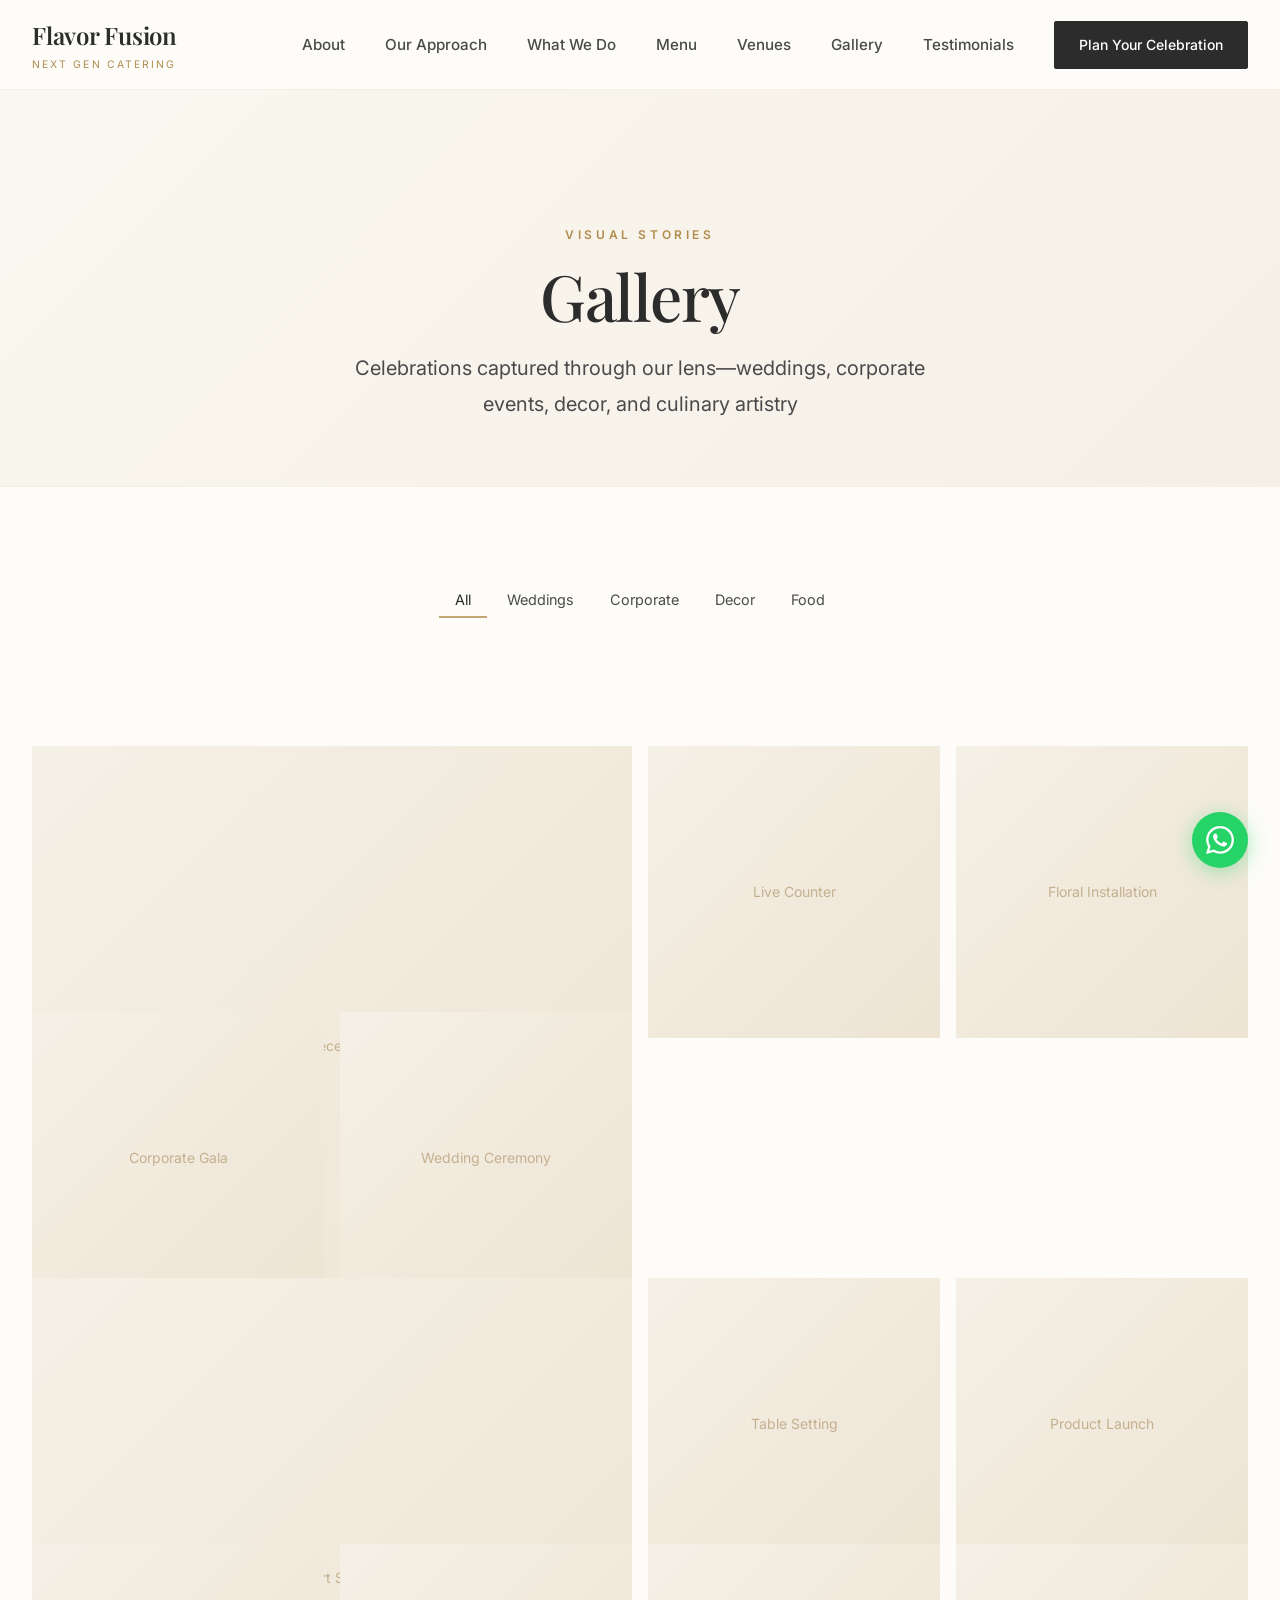
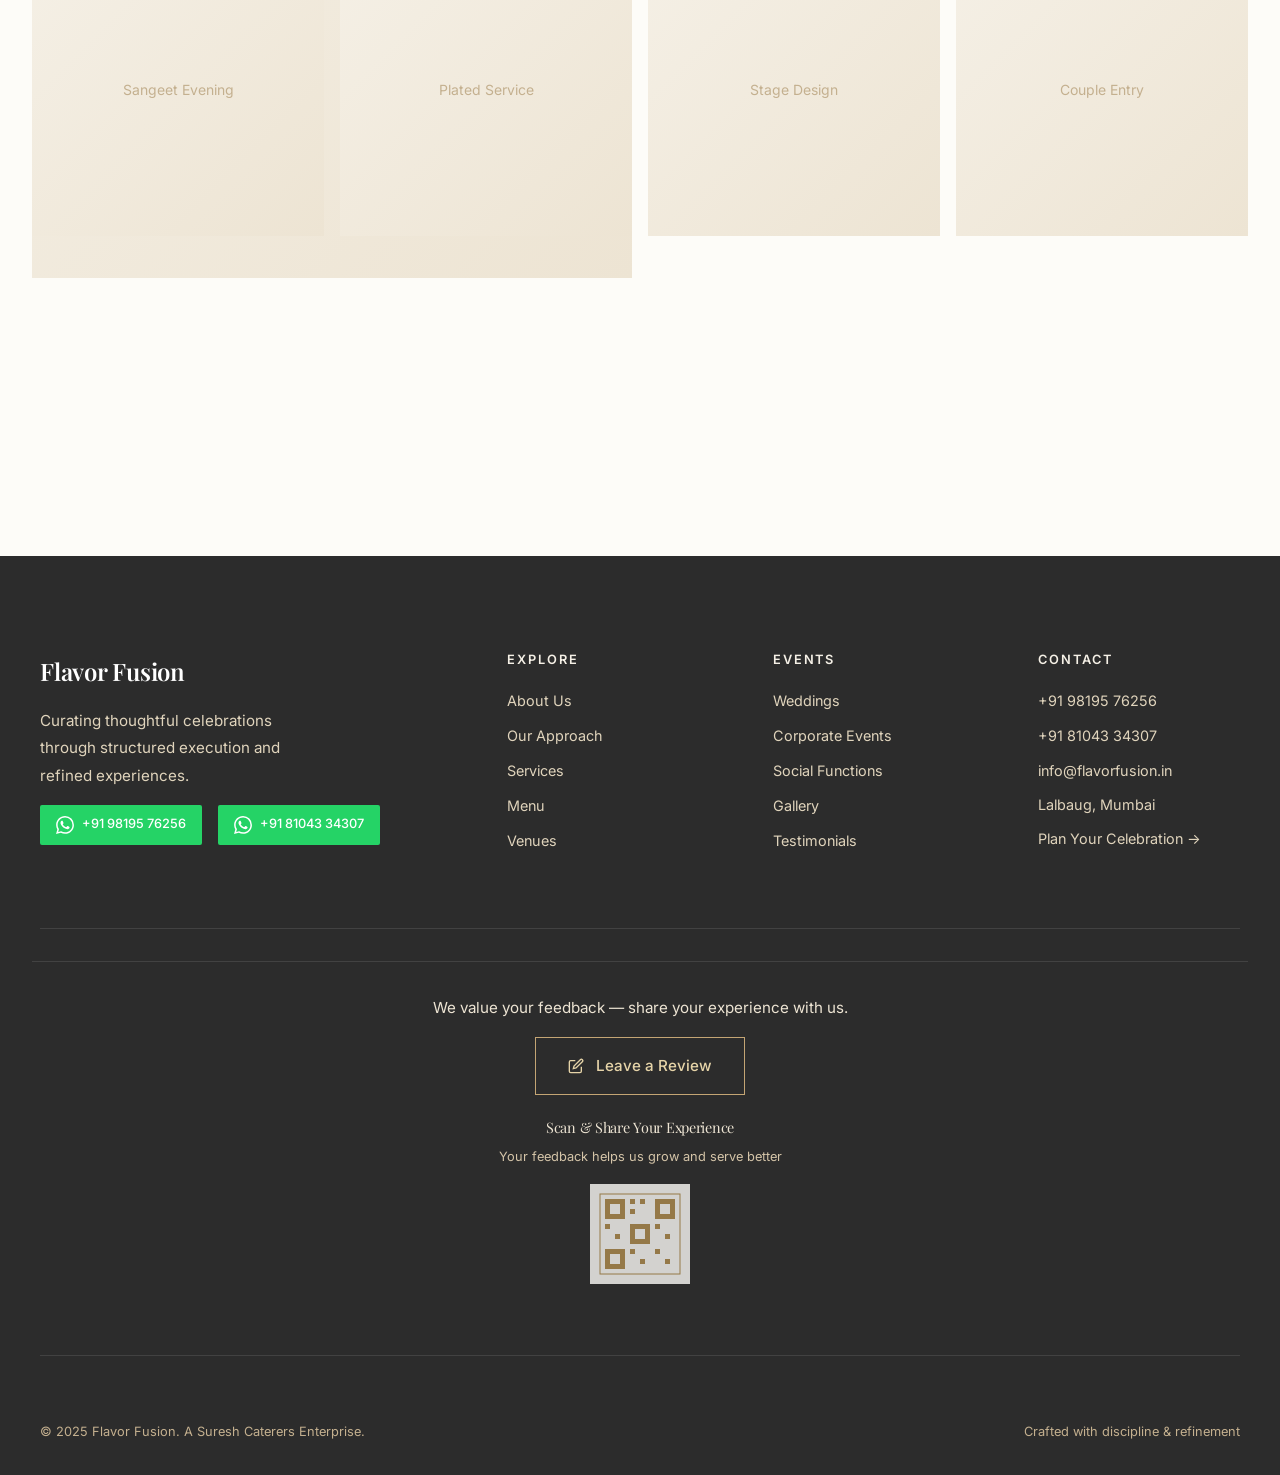
<file: gallery/index.html>
<!DOCTYPE html>
<html lang="en">
<head>
  <meta charset="UTF-8">
  <meta name="viewport" content="width=device-width, initial-scale=1.0">
  <title>Gallery | Flavor Fusion – Next Gen Catering</title>
  <meta name="description" content="Weddings, corporate events, decor setups, and food presentation. Explore our celebration experiences.">
  <link rel="preconnect" href="https://fonts.googleapis.com">
  <link rel="preconnect" href="https://fonts.gstatic.com" crossorigin>
  <link href="https://fonts.googleapis.com/css2?family=Playfair+Display:wght@400;500;600;700&family=Inter:wght@300;400;500;600&display=swap" rel="stylesheet">
  <link rel="stylesheet" href="../styles.css">
</head>
<body>

  <header class="header">
    <div class="header-container">
      <a href="../index.html" class="logo">
        <span class="logo-main">Flavor Fusion</span>
        <span class="logo-sub">Next Gen Catering</span>
      </a>
      <nav class="nav">
       <a href="/about/" class="nav-link">About</a>
       <a href="/approach/" class="nav-link">Our Approach</a>
       <a href="/services/" class="nav-link">What We Do</a>
       <a href="/menu/" class="nav-link">Menu</a>
       <a href="/venues/" class="nav-link">Venues</a>
       <a href="/gallery/" class="nav-link">Gallery</a>
       <a href="/testimonials/" class="nav-link">Testimonials</a>
      <a href="/contact/" class="nav-cta">Plan Your Celebration</a>
      </nav>
      <div class="menu-toggle"><span></span><span></span><span></span></div>
    </div>
  </header>
<section class="page-header">
  <p class="section-label">Visual Stories</p>
  <h1 class="page-title">Gallery</h1>
  <p class="page-subtitle">Celebrations captured through our lens—weddings, corporate events, decor, and culinary artistry</p>
</section>
<section class="content-section" style="padding-bottom:0;">
  <div style="text-align:center;margin-bottom:2rem;">
    <button class="gallery-filter active" data-category="all" style="background:transparent;border:none;font-family:var(--font-sans);font-size:0.9rem;color:var(--charcoal);cursor:pointer;padding:0.5rem 1rem;border-bottom:2px solid var(--gold-500);">All</button>
    <button class="gallery-filter" data-category="weddings" style="background:transparent;border:none;font-family:var(--font-sans);font-size:0.9rem;color:var(--charcoal-light);cursor:pointer;padding:0.5rem 1rem;border-bottom:2px solid transparent;">Weddings</button>
    <button class="gallery-filter" data-category="corporate" style="background:transparent;border:none;font-family:var(--font-sans);font-size:0.9rem;color:var(--charcoal-light);cursor:pointer;padding:0.5rem 1rem;border-bottom:2px solid transparent;">Corporate</button>
    <button class="gallery-filter" data-category="decor" style="background:transparent;border:none;font-family:var(--font-sans);font-size:0.9rem;color:var(--charcoal-light);cursor:pointer;padding:0.5rem 1rem;border-bottom:2px solid transparent;">Decor</button>
    <button class="gallery-filter" data-category="food" style="background:transparent;border:none;font-family:var(--font-sans);font-size:0.9rem;color:var(--charcoal-light);cursor:pointer;padding:0.5rem 1rem;border-bottom:2px solid transparent;">Food</button>
  </div>
</section>
<section class="section">
  <div class="gallery-grid">
    <div class="gallery-item wide" data-category="weddings"><div class="gallery-placeholder">Wedding Reception Setup</div><div class="gallery-overlay"><h4>Elegant Reception</h4><p>Victoria South, Byculla</p></div></div>
    <div class="gallery-item" data-category="food"><div class="gallery-placeholder">Live Counter</div><div class="gallery-overlay"><h4>Tandoor Station</h4><p>Interactive dining experience</p></div></div>
    <div class="gallery-item tall" data-category="decor"><div class="gallery-placeholder">Floral Installation</div><div class="gallery-overlay"><h4>Entrance Decor</h4><p>Rosebelle Banquet, Thane</p></div></div>
    <div class="gallery-item" data-category="corporate"><div class="gallery-placeholder">Corporate Gala</div><div class="gallery-overlay"><h4>Annual Meet</h4><p>Ashraya Banquet, Nerul</p></div></div>
    <div class="gallery-item" data-category="weddings"><div class="gallery-placeholder">Wedding Ceremony</div><div class="gallery-overlay"><h4>Traditional Setup</h4><p>Mandap Decor</p></div></div>
    <div class="gallery-item wide" data-category="food"><div class="gallery-placeholder">Dessert Spread</div><div class="gallery-overlay"><h4>Dessert Theater</h4><p>Grand Luxe Experience</p></div></div>
    <div class="gallery-item" data-category="decor"><div class="gallery-placeholder">Table Setting</div><div class="gallery-overlay"><h4>Premium Tablescape</h4><p>Imperial Fusion Theme</p></div></div>
    <div class="gallery-item" data-category="corporate"><div class="gallery-placeholder">Product Launch</div><div class="gallery-overlay"><h4>Brand Activation</h4><p>Windflower Banquet, Vashi</p></div></div>
    <div class="gallery-item tall" data-category="weddings"><div class="gallery-placeholder">Sangeet Evening</div><div class="gallery-overlay"><h4>Celebration Night</h4><p>Trupti Banquet, Thane</p></div></div>
    <div class="gallery-item" data-category="food"><div class="gallery-placeholder">Plated Service</div><div class="gallery-overlay"><h4>Fine Dining</h4><p>Plated Presentation</p></div></div>
    <div class="gallery-item" data-category="decor"><div class="gallery-placeholder">Stage Design</div><div class="gallery-overlay"><h4>Reception Stage</h4><p>Lighting &amp; Florals</p></div></div>
    <div class="gallery-item" data-category="weddings"><div class="gallery-placeholder">Couple Entry</div><div class="gallery-overlay"><h4>Grand Entrance</h4><p>Momai Maa Hall, Thane</p></div></div>
  </div>
</section>
  <footer class="footer">
    <div class="footer-container">
      <div class="footer-brand">
        <div class="logo-main" style="margin-bottom:1rem;">Flavor Fusion</div>
        <p>Curating thoughtful celebrations through structured execution and refined experiences.</p>
        <div class="wa-dual" style="justify-content:flex-start;margin-top:1rem;">
          <a href="https://wa.me/919819576256?text=Hi%2C%20I%20want%20to%20plan%20an%20event%20with%20Flavor%20Fusion" target="_blank" class="wa-btn" style="font-size:0.8rem;padding:0.6rem 1rem;"><svg viewBox="0 0 24 24" fill="currentColor"><path d="M17.472 14.382c-.297-.149-1.758-.867-2.03-.967-.273-.099-.471-.148-.67.15-.197.297-.767.966-.94 1.164-.173.199-.347.223-.644.075-.297-.15-1.255-.463-2.39-1.475-.883-.788-1.48-1.761-1.653-2.059-.173-.297-.018-.458.13-.606.134-.133.298-.347.446-.52.149-.174.198-.298.298-.497.099-.198.05-.371-.025-.52-.075-.149-.669-1.612-.916-2.207-.242-.579-.487-.5-.669-.51-.173-.008-.371-.01-.57-.01-.198 0-.52.074-.792.372-.272.297-1.04 1.016-1.04 2.479 0 1.462 1.065 2.875 1.213 3.074.149.198 2.096 3.2 5.077 4.487.709.306 1.262.489 1.694.625.712.227 1.36.195 1.871.118.571-.085 1.758-.719 2.006-1.413.248-.694.248-1.289.173-1.413-.074-.124-.272-.198-.57-.347m-5.421 7.403h-.004a9.87 9.87 0 01-5.031-1.378l-.361-.214-3.741.982.998-3.648-.235-.374a9.86 9.86 0 01-1.51-5.26c.001-5.45 4.436-9.884 9.888-9.884 2.64 0 5.122 1.03 6.988 2.898a9.825 9.825 0 012.893 6.994c-.003 5.45-4.437 9.884-9.885 9.884m8.413-18.297A11.815 11.815 0 0012.05 0C5.495 0 .16 5.335.157 11.892c0 2.096.547 4.142 1.588 5.945L.057 24l6.305-1.654a11.882 11.882 0 005.683 1.448h.005c6.554 0 11.89-5.335 11.893-11.893a11.821 11.821 0 00-3.48-8.413z"/></svg> +91 98195 76256</a>
          <a href="https://wa.me/918104334307?text=Hi%2C%20I%20want%20to%20plan%20an%20event%20with%20Flavor%20Fusion" target="_blank" class="wa-btn" style="font-size:0.8rem;padding:0.6rem 1rem;"><svg viewBox="0 0 24 24" fill="currentColor"><path d="M17.472 14.382c-.297-.149-1.758-.867-2.03-.967-.273-.099-.471-.148-.67.15-.197.297-.767.966-.94 1.164-.173.199-.347.223-.644.075-.297-.15-1.255-.463-2.39-1.475-.883-.788-1.48-1.761-1.653-2.059-.173-.297-.018-.458.13-.606.134-.133.298-.347.446-.52.149-.174.198-.298.298-.497.099-.198.05-.371-.025-.52-.075-.149-.669-1.612-.916-2.207-.242-.579-.487-.5-.669-.51-.173-.008-.371-.01-.57-.01-.198 0-.52.074-.792.372-.272.297-1.04 1.016-1.04 2.479 0 1.462 1.065 2.875 1.213 3.074.149.198 2.096 3.2 5.077 4.487.709.306 1.262.489 1.694.625.712.227 1.36.195 1.871.118.571-.085 1.758-.719 2.006-1.413.248-.694.248-1.289.173-1.413-.074-.124-.272-.198-.57-.347m-5.421 7.403h-.004a9.87 9.87 0 01-5.031-1.378l-.361-.214-3.741.982.998-3.648-.235-.374a9.86 9.86 0 01-1.51-5.26c.001-5.45 4.436-9.884 9.888-9.884 2.64 0 5.122 1.03 6.988 2.898a9.825 9.825 0 012.893 6.994c-.003 5.45-4.437 9.884-9.885 9.884m8.413-18.297A11.815 11.815 0 0012.05 0C5.495 0 .16 5.335.157 11.892c0 2.096.547 4.142 1.588 5.945L.057 24l6.305-1.654a11.882 11.882 0 005.683 1.448h.005c6.554 0 11.89-5.335 11.893-11.893a11.821 11.821 0 00-3.48-8.413z"/></svg> +91 81043 34307</a>
        </div>
      </div>
      <div class="footer-nav">
        <h4 class="footer-title">Explore</h4>
        <ul class="footer-links">
          <li><a href="../about/index.html">About Us</a></li>
          <li><a href="../approach/index.html">Our Approach</a></li>
          <li><a href="../services/index.html">Services</a></li>
          <li><a href="../menu/index.html">Menu</a></li>
          <li><a href="../venues/index.html">Venues</a></li>
        </ul>
      </div>
      <div class="footer-nav">
        <h4 class="footer-title">Events</h4>
        <ul class="footer-links">
          <li><a href="../services/index.html#weddings">Weddings</a></li>
          <li><a href="../services/index.html#corporate">Corporate Events</a></li>
          <li><a href="../services/index.html#social">Social Functions</a></li>
          <li><a href="../gallery/index.html">Gallery</a></li>
          <li><a href="../testimonials/index.html">Testimonials</a></li>
        </ul>
      </div>
      <div class="footer-contact">
        <h4 class="footer-title">Contact</h4>
        <ul class="footer-links">
          <li><a href="https://wa.me/919819576256?text=Hi%2C%20I%20want%20to%20plan%20an%20event%20with%20Flavor%20Fusion" target="_blank">+91 98195 76256</a></li>
          <li><a href="https://wa.me/918104334307?text=Hi%2C%20I%20want%20to%20plan%20an%20event%20with%20Flavor%20Fusion" target="_blank">+91 81043 34307</a></li>
          <li><a href="mailto:info@flavorfusion.in">info@flavorfusion.in</a></li>
          <li>Lalbaug, Mumbai</li>
          <li><a href="../contact/index.html">Plan Your Celebration →</a></li>
        </ul>
      </div>
    </div>
    <div class="footer-review">
      <p style="color:var(--cream-300);margin-bottom:1rem;font-size:0.95rem;">We value your feedback — share your experience with us.</p>
      <a href="https://forms.gle/jnTRRCAynYJkPYwFA" target="_blank" class="review-btn"><svg viewBox="0 0 24 24" fill="none" stroke="currentColor" stroke-width="2" style="width:16px;height:16px;"><path d="M11 4H4a2 2 0 0 0-2 2v14a2 2 0 0 0 2 2h14a2 2 0 0 0 2-2v-7"/><path d="M18.5 2.5a2.121 2.121 0 0 1 3 3L12 15l-4 1 1-4 9.5-9.5z"/></svg> Leave a Review</a>
      <div style="margin-top:1.5rem;">
        <h4 style="color:var(--cream-300);font-size:0.9rem;margin-bottom:0.5rem;font-weight:400;">Scan &amp; Share Your Experience</h4>
        <p style="color:var(--cream-500);font-size:0.8rem;">Your feedback helps us grow and serve better</p>
        <a href="https://forms.gle/jnTRRCAynYJkPYwFA" target="_blank" style="display:inline-block;margin-top:1rem;">
          <img src="../images/review-qr.svg" alt="Scan to leave a review" style="width:100px;height:100px;opacity:0.8;">
        </a>
      </div>
    </div>
    <div class="footer-bottom">
      <p>&copy; 2025 Flavor Fusion. A Suresh Caterers Enterprise.</p>
      <p>Crafted with discipline &amp; refinement</p>
    </div>
  </footer>
  <a href="https://wa.me/919819576256?text=Hi%2C%20I%20want%20to%20plan%20an%20event%20with%20Flavor%20Fusion" class="whatsapp-float" target="_blank" aria-label="Contact on WhatsApp"><svg viewBox="0 0 24 24" fill="currentColor"><path d="M17.472 14.382c-.297-.149-1.758-.867-2.03-.967-.273-.099-.471-.148-.67.15-.197.297-.767.966-.94 1.164-.173.199-.347.223-.644.075-.297-.15-1.255-.463-2.39-1.475-.883-.788-1.48-1.761-1.653-2.059-.173-.297-.018-.458.13-.606.134-.133.298-.347.446-.52.149-.174.198-.298.298-.497.099-.198.05-.371-.025-.52-.075-.149-.669-1.612-.916-2.207-.242-.579-.487-.5-.669-.51-.173-.008-.371-.01-.57-.01-.198 0-.52.074-.792.372-.272.297-1.04 1.016-1.04 2.479 0 1.462 1.065 2.875 1.213 3.074.149.198 2.096 3.2 5.077 4.487.709.306 1.262.489 1.694.625.712.227 1.36.195 1.871.118.571-.085 1.758-.719 2.006-1.413.248-.694.248-1.289.173-1.413-.074-.124-.272-.198-.57-.347m-5.421 7.403h-.004a9.87 9.87 0 01-5.031-1.378l-.361-.214-3.741.982.998-3.648-.235-.374a9.86 9.86 0 01-1.51-5.26c.001-5.45 4.436-9.884 9.888-9.884 2.64 0 5.122 1.03 6.988 2.898a9.825 9.825 0 012.893 6.994c-.003 5.45-4.437 9.884-9.885 9.884m8.413-18.297A11.815 11.815 0 0012.05 0C5.495 0 .16 5.335.157 11.892c0 2.096.547 4.142 1.588 5.945L.057 24l6.305-1.654a11.882 11.882 0 005.683 1.448h.005c6.554 0 11.89-5.335 11.893-11.893a11.821 11.821 0 00-3.48-8.413z"/></svg></a>
  <script src="../main.js"></script>

</body>
</html>
</file>
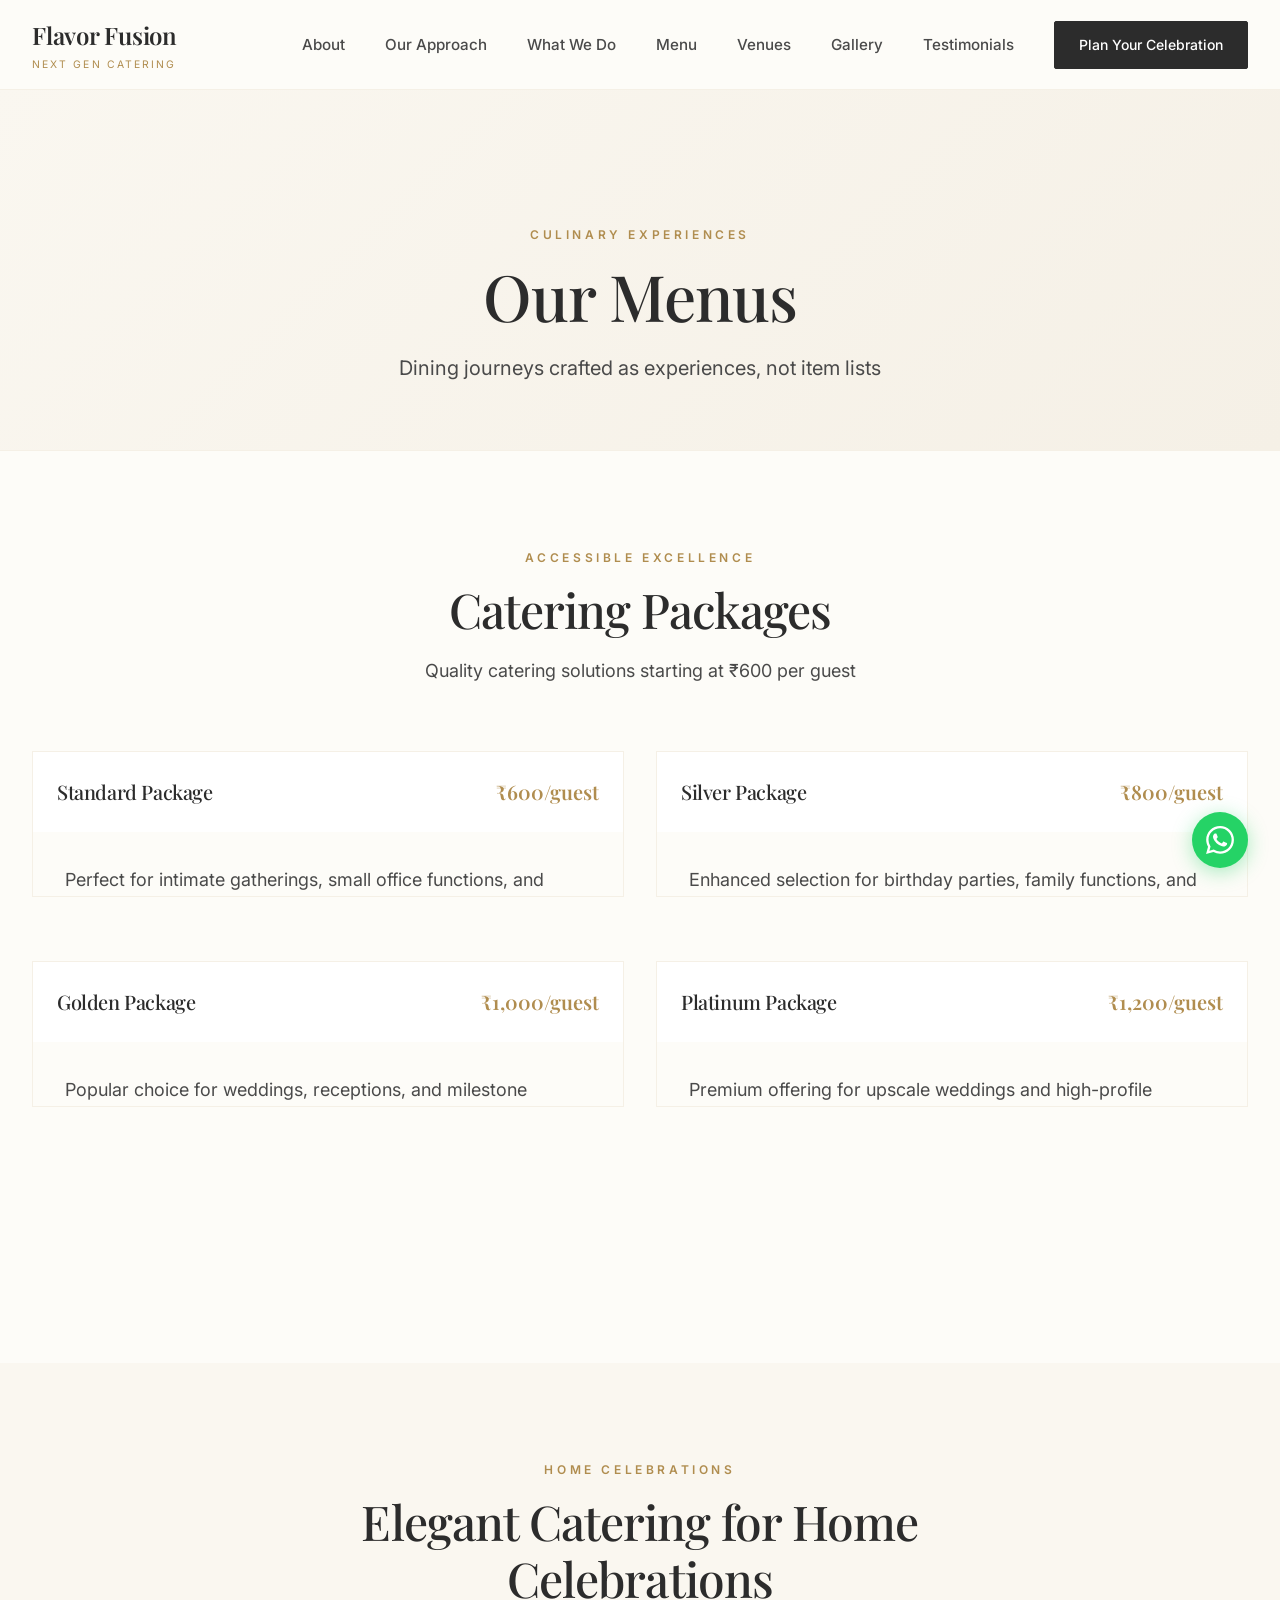
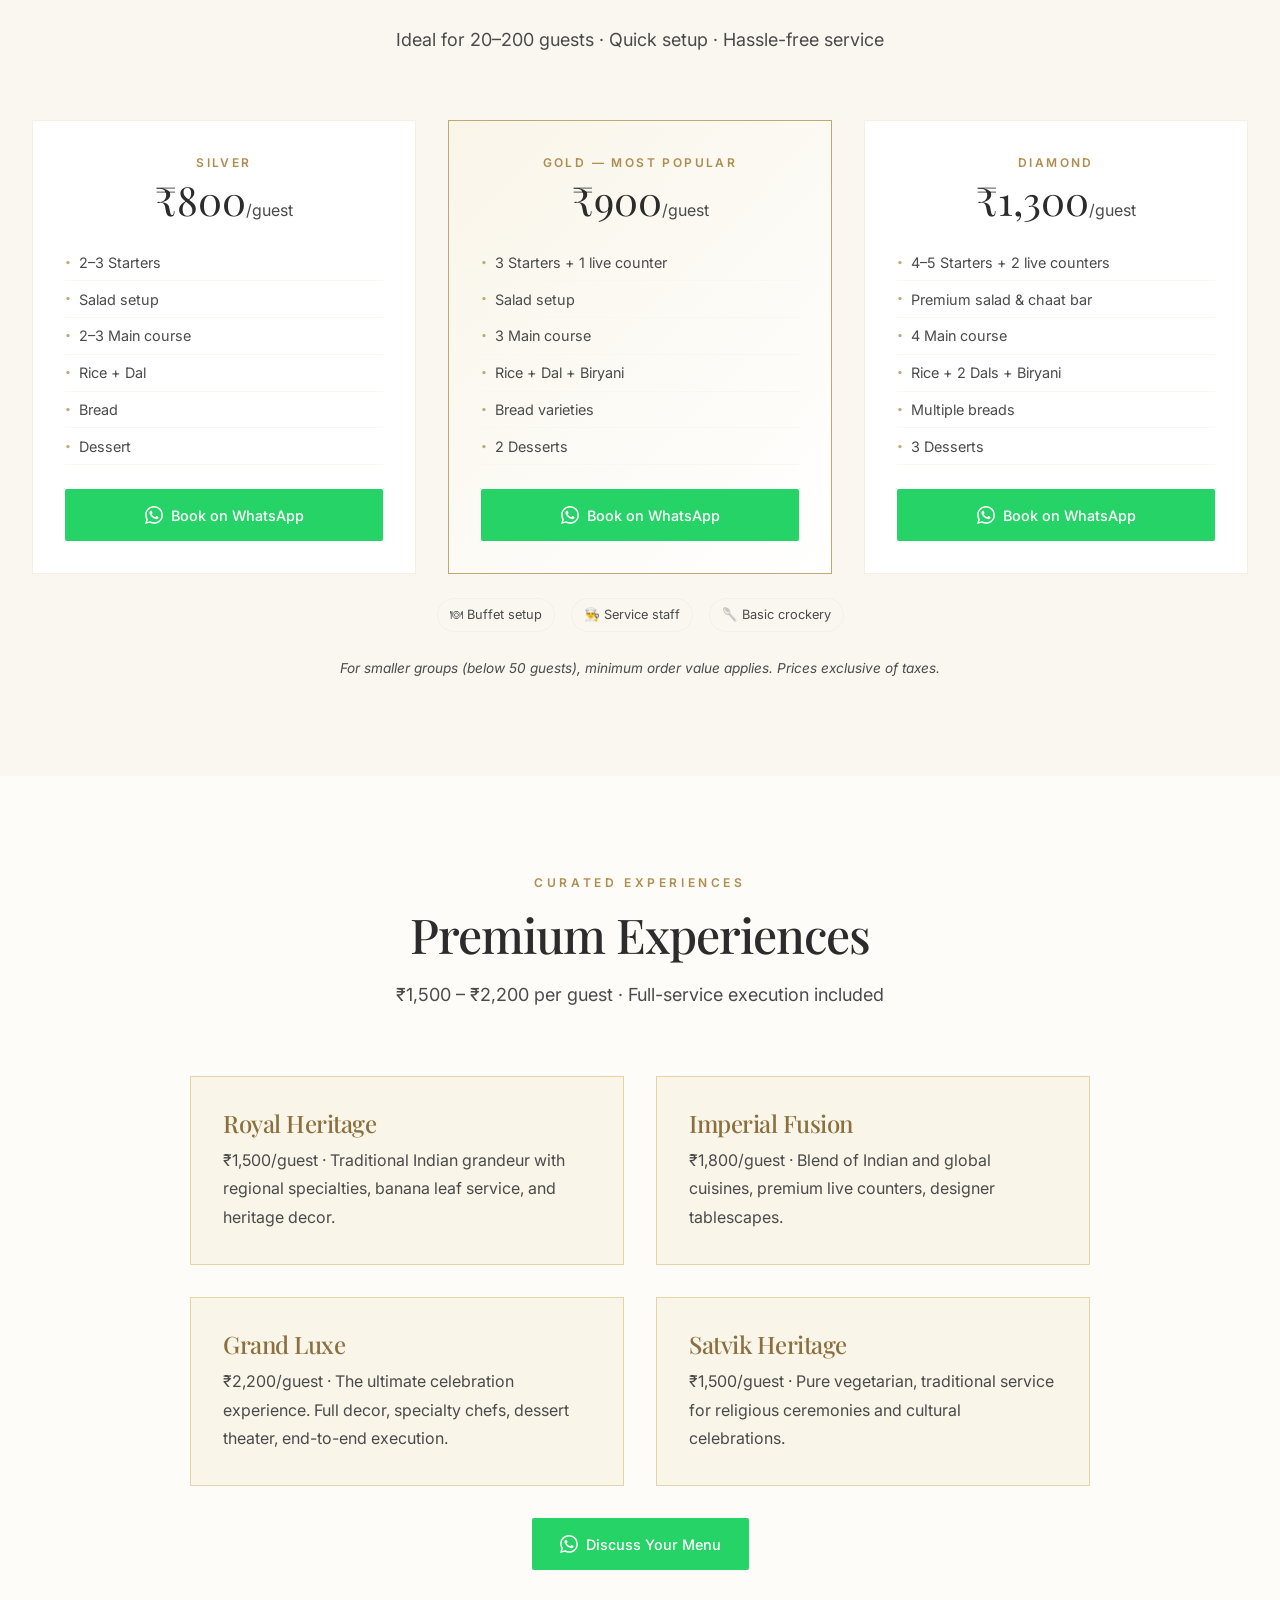
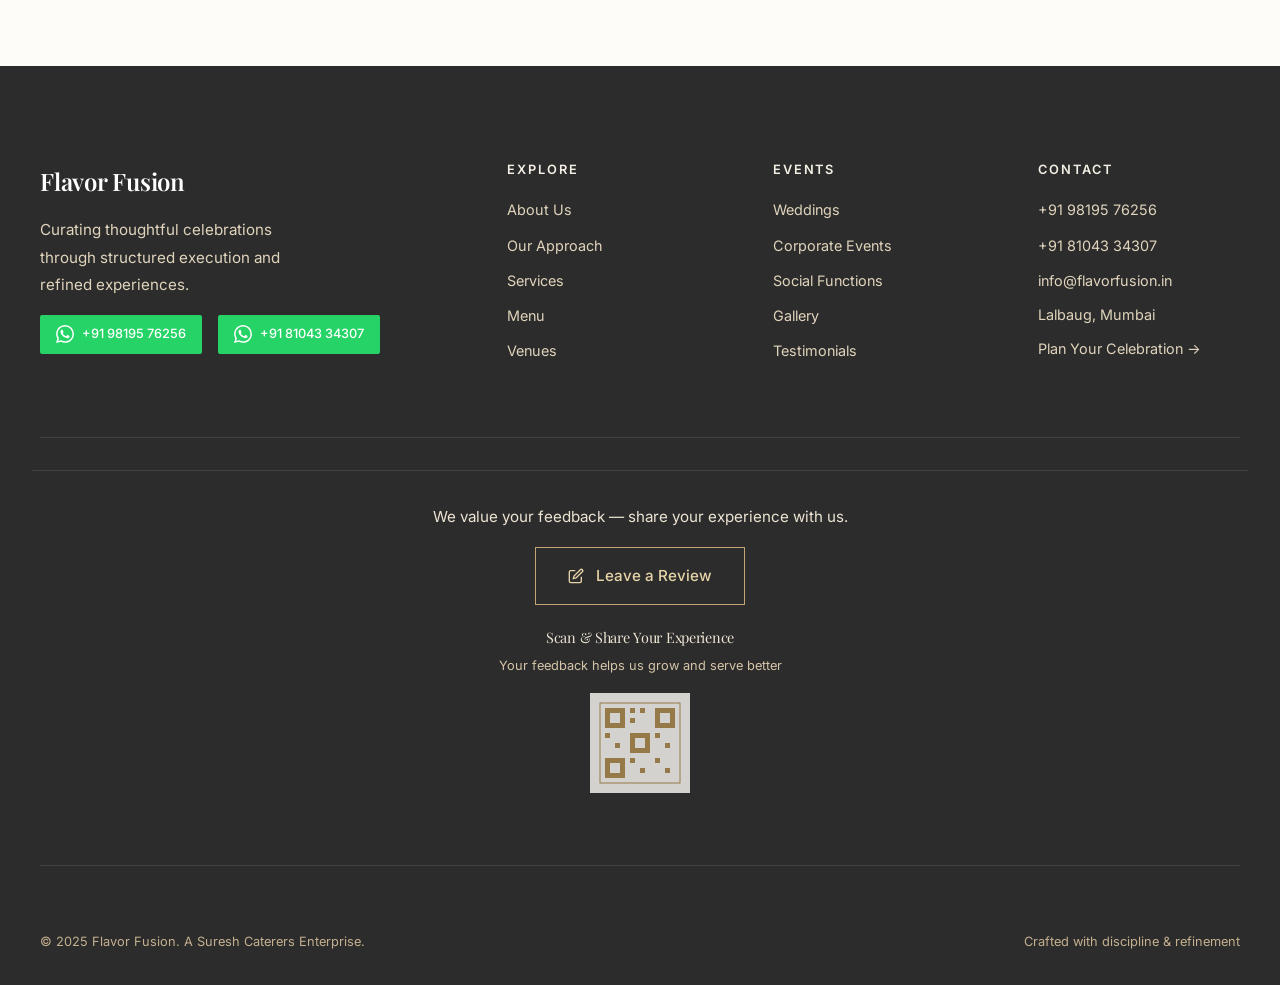
<file: menu/index.html>
<!DOCTYPE html>
<html lang="en">
<head>
  <meta charset="UTF-8">
  <meta name="viewport" content="width=device-width, initial-scale=1.0">
  <title>Menu | Flavor Fusion – Next Gen Catering</title>
  <meta name="description" content="Catering packages from ₹600 per guest. Premium experiences from ₹1,500–₹2,200. Menus designed as dining journeys.">
  <link rel="preconnect" href="https://fonts.googleapis.com">
  <link rel="preconnect" href="https://fonts.gstatic.com" crossorigin>
  <link href="https://fonts.googleapis.com/css2?family=Playfair+Display:wght@400;500;600;700&family=Inter:wght@300;400;500;600&display=swap" rel="stylesheet">
  <link rel="stylesheet" href="../styles.css">
</head>
<body>

  <header class="header">
    <div class="header-container">
      <a href="../index.html" class="logo">
        <span class="logo-main">Flavor Fusion</span>
        <span class="logo-sub">Next Gen Catering</span>
      </a>
      <nav class="nav">
        <a href="/about/" class="nav-link">About</a>
       <a href="/approach/" class="nav-link">Our Approach</a>
       <a href="/services/" class="nav-link">What We Do</a>
       <a href="/menu/" class="nav-link">Menu</a>
       <a href="/venues/" class="nav-link">Venues</a>
       <a href="/gallery/" class="nav-link">Gallery</a>
       <a href="/testimonials/" class="nav-link">Testimonials</a>
       <a href="/contact/" class="nav-cta">Plan Your Celebration</a>
      </nav>
      <div class="menu-toggle"><span></span><span></span><span></span></div>
    </div>
  </header>
<section class="page-header">
  <p class="section-label">Culinary Experiences</p>
  <h1 class="page-title">Our Menus</h1>
  <p class="page-subtitle">Dining journeys crafted as experiences, not item lists</p>
</section>
<section class="section" id="packages">
  <div class="section-header">
    <p class="section-label">Accessible Excellence</p>
    <h2 class="section-title">Catering Packages</h2>
    <p class="section-subtitle">Quality catering solutions starting at ₹600 per guest</p>
  </div>
  <div class="menu-section">
    <div class="menu-category"><div class="menu-header"><h3>Standard Package</h3><div class="menu-price">₹600/guest</div></div><div class="menu-content"><p style="margin-bottom:1rem;color:var(--charcoal-light);">Perfect for intimate gatherings, small office functions, and casual social events.</p><div class="menu-items"><div class="menu-item"><h4>Welcome</h4><p>Welcome drink (seasonal)</p></div><div class="menu-item"><h4>Starters</h4><p>2 veg + 1 non-veg starter</p></div><div class="menu-item"><h4>Mains</h4><p>2 veg gravies, 1 dal, 1 non-veg gravy, rice, 2 breads</p></div><div class="menu-item"><h4>Accompaniments</h4><p>Salad, raita, papad, pickles</p></div><div class="menu-item"><h4>Dessert</h4><p>1 dessert + beverages</p></div><div class="menu-item"><h4>Service</h4><p>Basic buffet setup, service staff</p></div></div></div></div>
    <div class="menu-category"><div class="menu-header"><h3>Silver Package</h3><div class="menu-price">₹800/guest</div></div><div class="menu-content"><p style="margin-bottom:1rem;color:var(--charcoal-light);">Enhanced selection for birthday parties, family functions, and corporate lunches.</p><div class="menu-items"><div class="menu-item"><h4>Welcome</h4><p>2 welcome mocktails</p></div><div class="menu-item"><h4>Starters</h4><p>3 veg + 2 non-veg starters</p></div><div class="menu-item"><h4>Mains</h4><p>3 veg gravies, 1 dal, 2 non-veg gravies, rice varieties, 3 breads</p></div><div class="menu-item"><h4>Live Station</h4><p>1 live counter (chaat or tandoor)</p></div><div class="menu-item"><h4>Accompaniments</h4><p>Salad bar, raita, papad, pickles</p></div><div class="menu-item"><h4>Dessert</h4><p>2 desserts + beverages</p></div></div></div></div>
    <div class="menu-category"><div class="menu-header"><h3>Golden Package</h3><div class="menu-price">₹1,000/guest</div></div><div class="menu-content"><p style="margin-bottom:1rem;color:var(--charcoal-light);">Popular choice for weddings, receptions, and milestone celebrations.</p><div class="menu-items"><div class="menu-item"><h4>Welcome</h4><p>3 premium welcome drinks</p></div><div class="menu-item"><h4>Starters</h4><p>4 veg + 3 non-veg starters</p></div><div class="menu-item"><h4>Mains</h4><p>4 veg gravies, 2 dals, 3 non-veg gravies, biryani/pulao, 4 breads</p></div><div class="menu-item"><h4>Live Stations</h4><p>2 live counters (chaat, pasta, or tandoor)</p></div><div class="menu-item"><h4>Accompaniments</h4><p>Elaborate salad bar, raita, papad, pickles</p></div><div class="menu-item"><h4>Dessert</h4><p>3 desserts + specialty beverages</p></div></div></div></div>
    <div class="menu-category"><div class="menu-header"><h3>Platinum Package</h3><div class="menu-price">₹1,200/guest</div></div><div class="menu-content"><p style="margin-bottom:1rem;color:var(--charcoal-light);">Premium offering for upscale weddings and high-profile corporate events.</p><div class="menu-items"><div class="menu-item"><h4>Welcome</h4><p>Premium mocktail bar with 4 options</p></div><div class="menu-item"><h4>Starters</h4><p>5 veg + 4 non-veg starters (including seafood)</p></div><div class="menu-item"><h4>Mains</h4><p>5 veg gravies, 2 dals, 4 non-veg gravies, biryani, 5 breads</p></div><div class="menu-item"><h4>Live Stations</h4><p>3 live counters with specialty chefs</p></div><div class="menu-item"><h4>Accompaniments</h4><p>Gourmet salad bar, premium raitas, international cheeses</p></div><div class="menu-item"><h4>Dessert</h4><p>4 desserts including live dessert station</p></div></div></div></div>
  </div>
</section>

<!-- House Party Catering -->
<section class="section house-party-section" id="house-party">
  <div class="section-header">
    <p class="section-label">Home Celebrations</p>
    <h2 class="section-title">Elegant Catering for Home Celebrations</h2>
    <p class="section-subtitle">Ideal for 20–200 guests · Quick setup · Hassle-free service</p>
  </div>
  <div class="house-party-grid">
    <div class="hp-card"><div class="hp-card-tier">Silver</div><div class="hp-card-price">₹800<span>/guest</span></div><ul class="hp-card-list"><li>2–3 Starters</li><li>Salad setup</li><li>2–3 Main course</li><li>Rice + Dal</li><li>Bread</li><li>Dessert</li></ul><a href="https://wa.me/919819576256?text=Hi%2C%20I%20want%20to%20plan%20an%20event%20with%20Flavor%20Fusion" target="_blank" class="wa-btn" style="width:100%;justify-content:center;"><svg viewBox="0 0 24 24" fill="currentColor"><path d="M17.472 14.382c-.297-.149-1.758-.867-2.03-.967-.273-.099-.471-.148-.67.15-.197.297-.767.966-.94 1.164-.173.199-.347.223-.644.075-.297-.15-1.255-.463-2.39-1.475-.883-.788-1.48-1.761-1.653-2.059-.173-.297-.018-.458.13-.606.134-.133.298-.347.446-.52.149-.174.198-.298.298-.497.099-.198.05-.371-.025-.52-.075-.149-.669-1.612-.916-2.207-.242-.579-.487-.5-.669-.51-.173-.008-.371-.01-.57-.01-.198 0-.52.074-.792.372-.272.297-1.04 1.016-1.04 2.479 0 1.462 1.065 2.875 1.213 3.074.149.198 2.096 3.2 5.077 4.487.709.306 1.262.489 1.694.625.712.227 1.36.195 1.871.118.571-.085 1.758-.719 2.006-1.413.248-.694.248-1.289.173-1.413-.074-.124-.272-.198-.57-.347m-5.421 7.403h-.004a9.87 9.87 0 01-5.031-1.378l-.361-.214-3.741.982.998-3.648-.235-.374a9.86 9.86 0 01-1.51-5.26c.001-5.45 4.436-9.884 9.888-9.884 2.64 0 5.122 1.03 6.988 2.898a9.825 9.825 0 012.893 6.994c-.003 5.45-4.437 9.884-9.885 9.884m8.413-18.297A11.815 11.815 0 0012.05 0C5.495 0 .16 5.335.157 11.892c0 2.096.547 4.142 1.588 5.945L.057 24l6.305-1.654a11.882 11.882 0 005.683 1.448h.005c6.554 0 11.89-5.335 11.893-11.893a11.821 11.821 0 00-3.48-8.413z"/></svg> Book on WhatsApp</a></div>
    <div class="hp-card featured"><div class="hp-card-tier">Gold — Most Popular</div><div class="hp-card-price">₹900<span>/guest</span></div><ul class="hp-card-list"><li>3 Starters + 1 live counter</li><li>Salad setup</li><li>3 Main course</li><li>Rice + Dal + Biryani</li><li>Bread varieties</li><li>2 Desserts</li></ul><a href="https://wa.me/919819576256?text=Hi%2C%20I%20want%20to%20plan%20an%20event%20with%20Flavor%20Fusion" target="_blank" class="wa-btn" style="width:100%;justify-content:center;"><svg viewBox="0 0 24 24" fill="currentColor"><path d="M17.472 14.382c-.297-.149-1.758-.867-2.03-.967-.273-.099-.471-.148-.67.15-.197.297-.767.966-.94 1.164-.173.199-.347.223-.644.075-.297-.15-1.255-.463-2.39-1.475-.883-.788-1.48-1.761-1.653-2.059-.173-.297-.018-.458.13-.606.134-.133.298-.347.446-.52.149-.174.198-.298.298-.497.099-.198.05-.371-.025-.52-.075-.149-.669-1.612-.916-2.207-.242-.579-.487-.5-.669-.51-.173-.008-.371-.01-.57-.01-.198 0-.52.074-.792.372-.272.297-1.04 1.016-1.04 2.479 0 1.462 1.065 2.875 1.213 3.074.149.198 2.096 3.2 5.077 4.487.709.306 1.262.489 1.694.625.712.227 1.36.195 1.871.118.571-.085 1.758-.719 2.006-1.413.248-.694.248-1.289.173-1.413-.074-.124-.272-.198-.57-.347m-5.421 7.403h-.004a9.87 9.87 0 01-5.031-1.378l-.361-.214-3.741.982.998-3.648-.235-.374a9.86 9.86 0 01-1.51-5.26c.001-5.45 4.436-9.884 9.888-9.884 2.64 0 5.122 1.03 6.988 2.898a9.825 9.825 0 012.893 6.994c-.003 5.45-4.437 9.884-9.885 9.884m8.413-18.297A11.815 11.815 0 0012.05 0C5.495 0 .16 5.335.157 11.892c0 2.096.547 4.142 1.588 5.945L.057 24l6.305-1.654a11.882 11.882 0 005.683 1.448h.005c6.554 0 11.89-5.335 11.893-11.893a11.821 11.821 0 00-3.48-8.413z"/></svg> Book on WhatsApp</a></div>
    <div class="hp-card"><div class="hp-card-tier">Diamond</div><div class="hp-card-price">₹1,300<span>/guest</span></div><ul class="hp-card-list"><li>4–5 Starters + 2 live counters</li><li>Premium salad &amp; chaat bar</li><li>4 Main course</li><li>Rice + 2 Dals + Biryani</li><li>Multiple breads</li><li>3 Desserts</li></ul><a href="https://wa.me/919819576256?text=Hi%2C%20I%20want%20to%20plan%20an%20event%20with%20Flavor%20Fusion" target="_blank" class="wa-btn" style="width:100%;justify-content:center;"><svg viewBox="0 0 24 24" fill="currentColor"><path d="M17.472 14.382c-.297-.149-1.758-.867-2.03-.967-.273-.099-.471-.148-.67.15-.197.297-.767.966-.94 1.164-.173.199-.347.223-.644.075-.297-.15-1.255-.463-2.39-1.475-.883-.788-1.48-1.761-1.653-2.059-.173-.297-.018-.458.13-.606.134-.133.298-.347.446-.52.149-.174.198-.298.298-.497.099-.198.05-.371-.025-.52-.075-.149-.669-1.612-.916-2.207-.242-.579-.487-.5-.669-.51-.173-.008-.371-.01-.57-.01-.198 0-.52.074-.792.372-.272.297-1.04 1.016-1.04 2.479 0 1.462 1.065 2.875 1.213 3.074.149.198 2.096 3.2 5.077 4.487.709.306 1.262.489 1.694.625.712.227 1.36.195 1.871.118.571-.085 1.758-.719 2.006-1.413.248-.694.248-1.289.173-1.413-.074-.124-.272-.198-.57-.347m-5.421 7.403h-.004a9.87 9.87 0 01-5.031-1.378l-.361-.214-3.741.982.998-3.648-.235-.374a9.86 9.86 0 01-1.51-5.26c.001-5.45 4.436-9.884 9.888-9.884 2.64 0 5.122 1.03 6.988 2.898a9.825 9.825 0 012.893 6.994c-.003 5.45-4.437 9.884-9.885 9.884m8.413-18.297A11.815 11.815 0 0012.05 0C5.495 0 .16 5.335.157 11.892c0 2.096.547 4.142 1.588 5.945L.057 24l6.305-1.654a11.882 11.882 0 005.683 1.448h.005c6.554 0 11.89-5.335 11.893-11.893a11.821 11.821 0 00-3.48-8.413z"/></svg> Book on WhatsApp</a></div>
  </div>
  <div class="hp-includes"><span>🍽 Buffet setup</span><span>👨‍🍳 Service staff</span><span>🥄 Basic crockery</span></div>
  <p class="hp-note">For smaller groups (below 50 guests), minimum order value applies. Prices exclusive of taxes.</p>
</section>

<section class="content-section" id="premium">
  <div class="section-header">
    <p class="section-label">Curated Experiences</p>
    <h2 class="section-title">Premium Experiences</h2>
    <p class="section-subtitle">₹1,500 – ₹2,200 per guest · Full-service execution included</p>
  </div>
  <div style="display:grid;grid-template-columns:repeat(2,1fr);gap:2rem;max-width:900px;margin:2rem auto;">
    <div style="padding:2rem;background:var(--gold-100);border:1px solid var(--gold-300);"><h4 style="color:var(--gold-700);margin-bottom:0.5rem;">Royal Heritage</h4><p style="font-size:1rem;">₹1,500/guest · Traditional Indian grandeur with regional specialties, banana leaf service, and heritage decor.</p></div>
    <div style="padding:2rem;background:var(--gold-100);border:1px solid var(--gold-300);"><h4 style="color:var(--gold-700);margin-bottom:0.5rem;">Imperial Fusion</h4><p style="font-size:1rem;">₹1,800/guest · Blend of Indian and global cuisines, premium live counters, designer tablescapes.</p></div>
    <div style="padding:2rem;background:var(--gold-100);border:1px solid var(--gold-300);"><h4 style="color:var(--gold-700);margin-bottom:0.5rem;">Grand Luxe</h4><p style="font-size:1rem;">₹2,200/guest · The ultimate celebration experience. Full decor, specialty chefs, dessert theater, end-to-end execution.</p></div>
    <div style="padding:2rem;background:var(--gold-100);border:1px solid var(--gold-300);"><h4 style="color:var(--gold-700);margin-bottom:0.5rem;">Satvik Heritage</h4><p style="font-size:1rem;">₹1,500/guest · Pure vegetarian, traditional service for religious ceremonies and cultural celebrations.</p></div>
  </div>
  <div style="text-align:center;margin-top:2rem;">
    <a href="https://wa.me/919819576256?text=Hi%2C%20I%20want%20to%20plan%20an%20event%20with%20Flavor%20Fusion" target="_blank" class="wa-btn"><svg viewBox="0 0 24 24" fill="currentColor"><path d="M17.472 14.382c-.297-.149-1.758-.867-2.03-.967-.273-.099-.471-.148-.67.15-.197.297-.767.966-.94 1.164-.173.199-.347.223-.644.075-.297-.15-1.255-.463-2.39-1.475-.883-.788-1.48-1.761-1.653-2.059-.173-.297-.018-.458.13-.606.134-.133.298-.347.446-.52.149-.174.198-.298.298-.497.099-.198.05-.371-.025-.52-.075-.149-.669-1.612-.916-2.207-.242-.579-.487-.5-.669-.51-.173-.008-.371-.01-.57-.01-.198 0-.52.074-.792.372-.272.297-1.04 1.016-1.04 2.479 0 1.462 1.065 2.875 1.213 3.074.149.198 2.096 3.2 5.077 4.487.709.306 1.262.489 1.694.625.712.227 1.36.195 1.871.118.571-.085 1.758-.719 2.006-1.413.248-.694.248-1.289.173-1.413-.074-.124-.272-.198-.57-.347m-5.421 7.403h-.004a9.87 9.87 0 01-5.031-1.378l-.361-.214-3.741.982.998-3.648-.235-.374a9.86 9.86 0 01-1.51-5.26c.001-5.45 4.436-9.884 9.888-9.884 2.64 0 5.122 1.03 6.988 2.898a9.825 9.825 0 012.893 6.994c-.003 5.45-4.437 9.884-9.885 9.884m8.413-18.297A11.815 11.815 0 0012.05 0C5.495 0 .16 5.335.157 11.892c0 2.096.547 4.142 1.588 5.945L.057 24l6.305-1.654a11.882 11.882 0 005.683 1.448h.005c6.554 0 11.89-5.335 11.893-11.893a11.821 11.821 0 00-3.48-8.413z"/></svg> Discuss Your Menu</a>
  </div>
</section>
  <footer class="footer">
    <div class="footer-container">
      <div class="footer-brand">
        <div class="logo-main" style="margin-bottom:1rem;">Flavor Fusion</div>
        <p>Curating thoughtful celebrations through structured execution and refined experiences.</p>
        <div class="wa-dual" style="justify-content:flex-start;margin-top:1rem;">
          <a href="https://wa.me/919819576256?text=Hi%2C%20I%20want%20to%20plan%20an%20event%20with%20Flavor%20Fusion" target="_blank" class="wa-btn" style="font-size:0.8rem;padding:0.6rem 1rem;"><svg viewBox="0 0 24 24" fill="currentColor"><path d="M17.472 14.382c-.297-.149-1.758-.867-2.03-.967-.273-.099-.471-.148-.67.15-.197.297-.767.966-.94 1.164-.173.199-.347.223-.644.075-.297-.15-1.255-.463-2.39-1.475-.883-.788-1.48-1.761-1.653-2.059-.173-.297-.018-.458.13-.606.134-.133.298-.347.446-.52.149-.174.198-.298.298-.497.099-.198.05-.371-.025-.52-.075-.149-.669-1.612-.916-2.207-.242-.579-.487-.5-.669-.51-.173-.008-.371-.01-.57-.01-.198 0-.52.074-.792.372-.272.297-1.04 1.016-1.04 2.479 0 1.462 1.065 2.875 1.213 3.074.149.198 2.096 3.2 5.077 4.487.709.306 1.262.489 1.694.625.712.227 1.36.195 1.871.118.571-.085 1.758-.719 2.006-1.413.248-.694.248-1.289.173-1.413-.074-.124-.272-.198-.57-.347m-5.421 7.403h-.004a9.87 9.87 0 01-5.031-1.378l-.361-.214-3.741.982.998-3.648-.235-.374a9.86 9.86 0 01-1.51-5.26c.001-5.45 4.436-9.884 9.888-9.884 2.64 0 5.122 1.03 6.988 2.898a9.825 9.825 0 012.893 6.994c-.003 5.45-4.437 9.884-9.885 9.884m8.413-18.297A11.815 11.815 0 0012.05 0C5.495 0 .16 5.335.157 11.892c0 2.096.547 4.142 1.588 5.945L.057 24l6.305-1.654a11.882 11.882 0 005.683 1.448h.005c6.554 0 11.89-5.335 11.893-11.893a11.821 11.821 0 00-3.48-8.413z"/></svg> +91 98195 76256</a>
          <a href="https://wa.me/918104334307?text=Hi%2C%20I%20want%20to%20plan%20an%20event%20with%20Flavor%20Fusion" target="_blank" class="wa-btn" style="font-size:0.8rem;padding:0.6rem 1rem;"><svg viewBox="0 0 24 24" fill="currentColor"><path d="M17.472 14.382c-.297-.149-1.758-.867-2.03-.967-.273-.099-.471-.148-.67.15-.197.297-.767.966-.94 1.164-.173.199-.347.223-.644.075-.297-.15-1.255-.463-2.39-1.475-.883-.788-1.48-1.761-1.653-2.059-.173-.297-.018-.458.13-.606.134-.133.298-.347.446-.52.149-.174.198-.298.298-.497.099-.198.05-.371-.025-.52-.075-.149-.669-1.612-.916-2.207-.242-.579-.487-.5-.669-.51-.173-.008-.371-.01-.57-.01-.198 0-.52.074-.792.372-.272.297-1.04 1.016-1.04 2.479 0 1.462 1.065 2.875 1.213 3.074.149.198 2.096 3.2 5.077 4.487.709.306 1.262.489 1.694.625.712.227 1.36.195 1.871.118.571-.085 1.758-.719 2.006-1.413.248-.694.248-1.289.173-1.413-.074-.124-.272-.198-.57-.347m-5.421 7.403h-.004a9.87 9.87 0 01-5.031-1.378l-.361-.214-3.741.982.998-3.648-.235-.374a9.86 9.86 0 01-1.51-5.26c.001-5.45 4.436-9.884 9.888-9.884 2.64 0 5.122 1.03 6.988 2.898a9.825 9.825 0 012.893 6.994c-.003 5.45-4.437 9.884-9.885 9.884m8.413-18.297A11.815 11.815 0 0012.05 0C5.495 0 .16 5.335.157 11.892c0 2.096.547 4.142 1.588 5.945L.057 24l6.305-1.654a11.882 11.882 0 005.683 1.448h.005c6.554 0 11.89-5.335 11.893-11.893a11.821 11.821 0 00-3.48-8.413z"/></svg> +91 81043 34307</a>
        </div>
      </div>
      <div class="footer-nav">
        <h4 class="footer-title">Explore</h4>
        <ul class="footer-links">
          <li><a href="../about/index.html">About Us</a></li>
          <li><a href="../approach/index.html">Our Approach</a></li>
          <li><a href="../services/index.html">Services</a></li>
          <li><a href="../menu/index.html">Menu</a></li>
          <li><a href="../venues/index.html">Venues</a></li>
        </ul>
      </div>
      <div class="footer-nav">
        <h4 class="footer-title">Events</h4>
        <ul class="footer-links">
          <li><a href="../services/index.html#weddings">Weddings</a></li>
          <li><a href="../services/index.html#corporate">Corporate Events</a></li>
          <li><a href="../services/index.html#social">Social Functions</a></li>
          <li><a href="../gallery/index.html">Gallery</a></li>
          <li><a href="../testimonials/index.html">Testimonials</a></li>
        </ul>
      </div>
      <div class="footer-contact">
        <h4 class="footer-title">Contact</h4>
        <ul class="footer-links">
          <li><a href="https://wa.me/919819576256?text=Hi%2C%20I%20want%20to%20plan%20an%20event%20with%20Flavor%20Fusion" target="_blank">+91 98195 76256</a></li>
          <li><a href="https://wa.me/918104334307?text=Hi%2C%20I%20want%20to%20plan%20an%20event%20with%20Flavor%20Fusion" target="_blank">+91 81043 34307</a></li>
          <li><a href="mailto:info@flavorfusion.in">info@flavorfusion.in</a></li>
          <li>Lalbaug, Mumbai</li>
          <li><a href="../contact/index.html">Plan Your Celebration →</a></li>
        </ul>
      </div>
    </div>
    <div class="footer-review">
      <p style="color:var(--cream-300);margin-bottom:1rem;font-size:0.95rem;">We value your feedback — share your experience with us.</p>
      <a href="https://forms.gle/jnTRRCAynYJkPYwFA" target="_blank" class="review-btn"><svg viewBox="0 0 24 24" fill="none" stroke="currentColor" stroke-width="2" style="width:16px;height:16px;"><path d="M11 4H4a2 2 0 0 0-2 2v14a2 2 0 0 0 2 2h14a2 2 0 0 0 2-2v-7"/><path d="M18.5 2.5a2.121 2.121 0 0 1 3 3L12 15l-4 1 1-4 9.5-9.5z"/></svg> Leave a Review</a>
      <div style="margin-top:1.5rem;">
        <h4 style="color:var(--cream-300);font-size:0.9rem;margin-bottom:0.5rem;font-weight:400;">Scan &amp; Share Your Experience</h4>
        <p style="color:var(--cream-500);font-size:0.8rem;">Your feedback helps us grow and serve better</p>
        <a href="https://forms.gle/jnTRRCAynYJkPYwFA" target="_blank" style="display:inline-block;margin-top:1rem;">
          <img src="../images/review-qr.svg" alt="Scan to leave a review" style="width:100px;height:100px;opacity:0.8;">
        </a>
      </div>
    </div>
    <div class="footer-bottom">
      <p>&copy; 2025 Flavor Fusion. A Suresh Caterers Enterprise.</p>
      <p>Crafted with discipline &amp; refinement</p>
    </div>
  </footer>
  <a href="https://wa.me/919819576256?text=Hi%2C%20I%20want%20to%20plan%20an%20event%20with%20Flavor%20Fusion" class="whatsapp-float" target="_blank" aria-label="Contact on WhatsApp"><svg viewBox="0 0 24 24" fill="currentColor"><path d="M17.472 14.382c-.297-.149-1.758-.867-2.03-.967-.273-.099-.471-.148-.67.15-.197.297-.767.966-.94 1.164-.173.199-.347.223-.644.075-.297-.15-1.255-.463-2.39-1.475-.883-.788-1.48-1.761-1.653-2.059-.173-.297-.018-.458.13-.606.134-.133.298-.347.446-.52.149-.174.198-.298.298-.497.099-.198.05-.371-.025-.52-.075-.149-.669-1.612-.916-2.207-.242-.579-.487-.5-.669-.51-.173-.008-.371-.01-.57-.01-.198 0-.52.074-.792.372-.272.297-1.04 1.016-1.04 2.479 0 1.462 1.065 2.875 1.213 3.074.149.198 2.096 3.2 5.077 4.487.709.306 1.262.489 1.694.625.712.227 1.36.195 1.871.118.571-.085 1.758-.719 2.006-1.413.248-.694.248-1.289.173-1.413-.074-.124-.272-.198-.57-.347m-5.421 7.403h-.004a9.87 9.87 0 01-5.031-1.378l-.361-.214-3.741.982.998-3.648-.235-.374a9.86 9.86 0 01-1.51-5.26c.001-5.45 4.436-9.884 9.888-9.884 2.64 0 5.122 1.03 6.988 2.898a9.825 9.825 0 012.893 6.994c-.003 5.45-4.437 9.884-9.885 9.884m8.413-18.297A11.815 11.815 0 0012.05 0C5.495 0 .16 5.335.157 11.892c0 2.096.547 4.142 1.588 5.945L.057 24l6.305-1.654a11.882 11.882 0 005.683 1.448h.005c6.554 0 11.89-5.335 11.893-11.893a11.821 11.821 0 00-3.48-8.413z"/></svg></a>
  <script src="../main.js"></script>

</body>
</html>
</file>
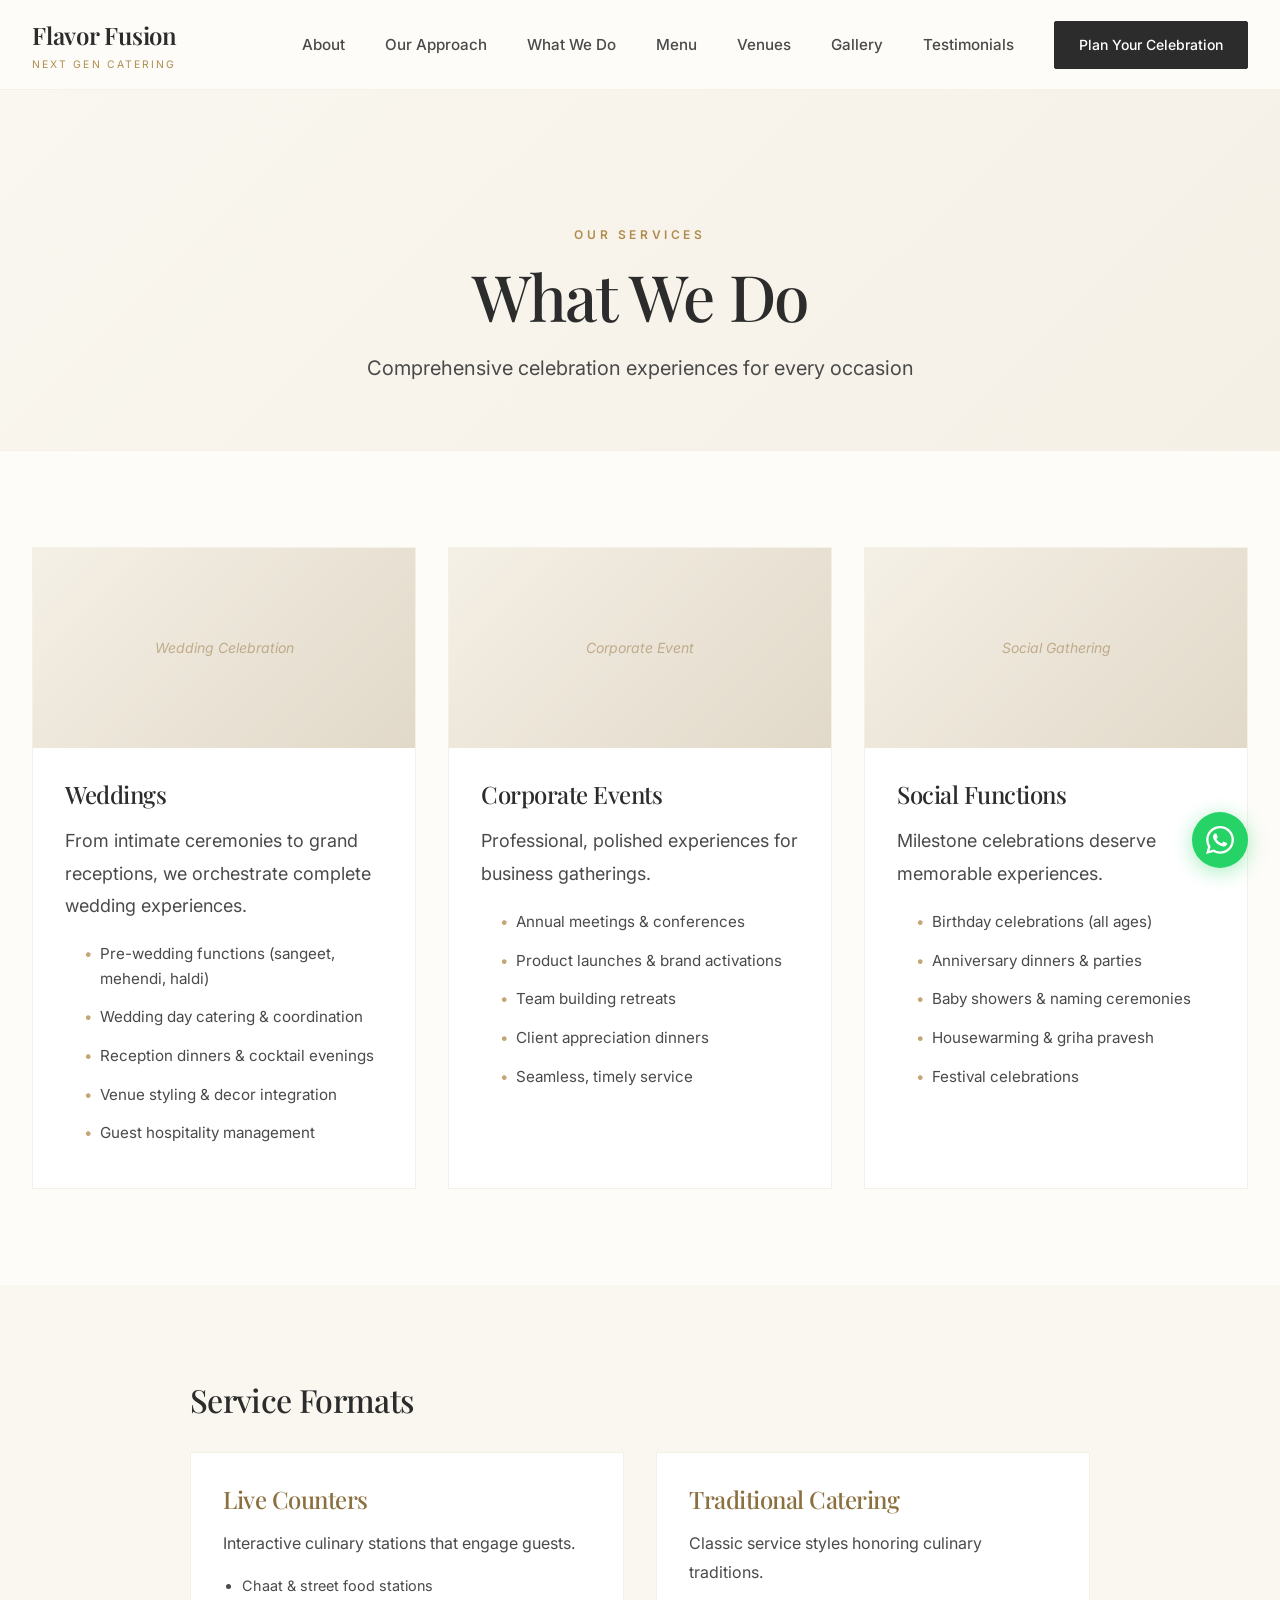
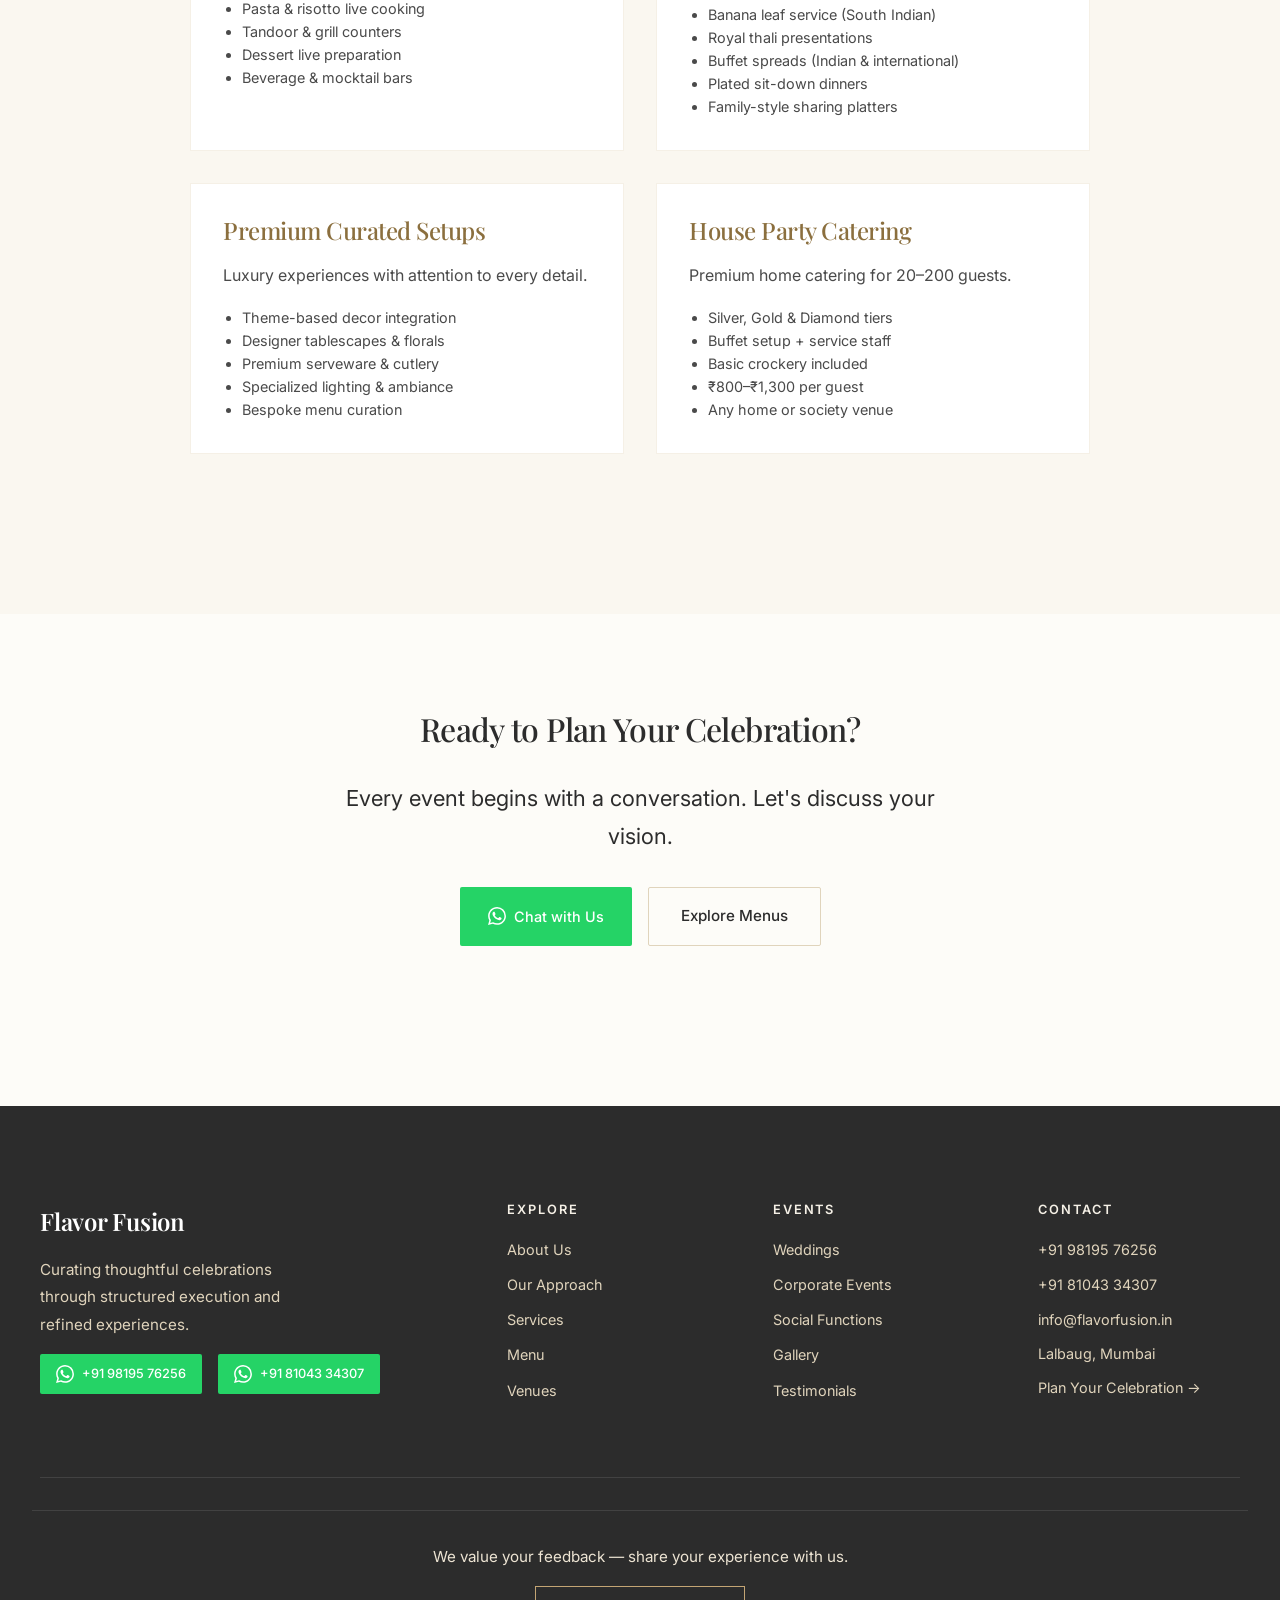
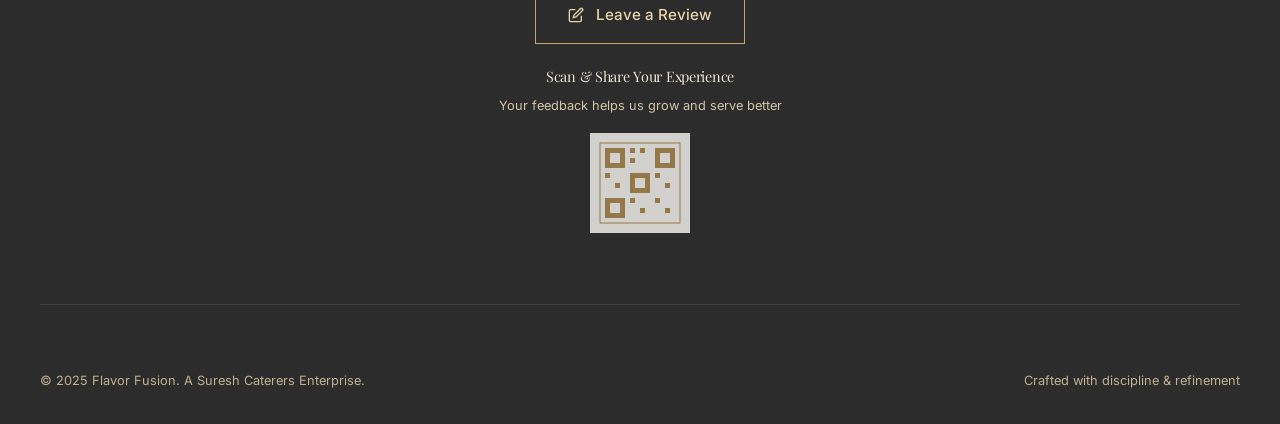
<file: services/index.html>
<!DOCTYPE html>
<html lang="en">
<head>
  <meta charset="UTF-8">
  <meta name="viewport" content="width=device-width, initial-scale=1.0">
  <title>What We Do | Flavor Fusion – Next Gen Catering</title>
  <meta name="description" content="Weddings, corporate events, and social functions. Live counters, traditional catering, premium curated setups.">
  <link rel="preconnect" href="https://fonts.googleapis.com">
  <link rel="preconnect" href="https://fonts.gstatic.com" crossorigin>
  <link href="https://fonts.googleapis.com/css2?family=Playfair+Display:wght@400;500;600;700&family=Inter:wght@300;400;500;600&display=swap" rel="stylesheet">
  <link rel="stylesheet" href="../styles.css">
</head>
<body>

  <header class="header">
    <div class="header-container">
      <a href="../index.html" class="logo">
        <span class="logo-main">Flavor Fusion</span>
        <span class="logo-sub">Next Gen Catering</span>
      </a>
      <nav class="nav">
        <a href="/about/" class="nav-link">About</a>
        <a href="/approach/" class="nav-link">Our Approach</a>
        <a href="/services/" class="nav-link">What We Do</a>
        <a href="/menu/" class="nav-link">Menu</a>
        <a href="/venues/" class="nav-link">Venues</a>
        <a href="/gallery/" class="nav-link">Gallery</a>
        <a href="/testimonials/" class="nav-link">Testimonials</a>
        <a href="/contact/" class="nav-cta">Plan Your Celebration</a>
      </nav>
      <div class="menu-toggle"><span></span><span></span><span></span></div>
    </div>
  </header>
<section class="page-header">
  <p class="section-label">Our Services</p>
  <h1 class="page-title">What We Do</h1>
  <p class="page-subtitle">Comprehensive celebration experiences for every occasion</p>
</section>
<section class="section">
  <div class="services-grid">
    <div class="service-card" id="weddings">
      <div class="service-image">Wedding Celebration</div>
      <div class="service-content">
        <h3 class="service-title">Weddings</h3>
        <p>From intimate ceremonies to grand receptions, we orchestrate complete wedding experiences.</p>
        <ul class="service-list">
          <li>Pre-wedding functions (sangeet, mehendi, haldi)</li>
          <li>Wedding day catering &amp; coordination</li>
          <li>Reception dinners &amp; cocktail evenings</li>
          <li>Venue styling &amp; decor integration</li>
          <li>Guest hospitality management</li>
        </ul>
      </div>
    </div>
    <div class="service-card" id="corporate">
      <div class="service-image">Corporate Event</div>
      <div class="service-content">
        <h3 class="service-title">Corporate Events</h3>
        <p>Professional, polished experiences for business gatherings.</p>
        <ul class="service-list">
          <li>Annual meetings &amp; conferences</li>
          <li>Product launches &amp; brand activations</li>
          <li>Team building retreats</li>
          <li>Client appreciation dinners</li>
          <li>Seamless, timely service</li>
        </ul>
      </div>
    </div>
    <div class="service-card" id="social">
      <div class="service-image">Social Gathering</div>
      <div class="service-content">
        <h3 class="service-title">Social Functions</h3>
        <p>Milestone celebrations deserve memorable experiences.</p>
        <ul class="service-list">
          <li>Birthday celebrations (all ages)</li>
          <li>Anniversary dinners &amp; parties</li>
          <li>Baby showers &amp; naming ceremonies</li>
          <li>Housewarming &amp; griha pravesh</li>
          <li>Festival celebrations</li>
        </ul>
      </div>
    </div>
  </div>
</section>
<section class="content-section alt">
  <div class="content-wrapper">
    <div class="content-block">
      <h3>Service Formats</h3>
      <div style="display:grid;grid-template-columns:repeat(2,1fr);gap:2rem;margin-top:2rem;">
        <div style="padding:2rem;background:white;border:1px solid var(--cream-200);"><h4 style="color:var(--gold-700);margin-bottom:1rem;">Live Counters</h4><p style="font-size:1rem;margin-bottom:1rem;">Interactive culinary stations that engage guests.</p><ul style="font-size:0.9rem;color:var(--charcoal-light);padding-left:1.2rem;"><li>Chaat &amp; street food stations</li><li>Pasta &amp; risotto live cooking</li><li>Tandoor &amp; grill counters</li><li>Dessert live preparation</li><li>Beverage &amp; mocktail bars</li></ul></div>
        <div style="padding:2rem;background:white;border:1px solid var(--cream-200);"><h4 style="color:var(--gold-700);margin-bottom:1rem;">Traditional Catering</h4><p style="font-size:1rem;margin-bottom:1rem;">Classic service styles honoring culinary traditions.</p><ul style="font-size:0.9rem;color:var(--charcoal-light);padding-left:1.2rem;"><li>Banana leaf service (South Indian)</li><li>Royal thali presentations</li><li>Buffet spreads (Indian &amp; international)</li><li>Plated sit-down dinners</li><li>Family-style sharing platters</li></ul></div>
        <div style="padding:2rem;background:white;border:1px solid var(--cream-200);"><h4 style="color:var(--gold-700);margin-bottom:1rem;">Premium Curated Setups</h4><p style="font-size:1rem;margin-bottom:1rem;">Luxury experiences with attention to every detail.</p><ul style="font-size:0.9rem;color:var(--charcoal-light);padding-left:1.2rem;"><li>Theme-based decor integration</li><li>Designer tablescapes &amp; florals</li><li>Premium serveware &amp; cutlery</li><li>Specialized lighting &amp; ambiance</li><li>Bespoke menu curation</li></ul></div>
        <div style="padding:2rem;background:white;border:1px solid var(--cream-200);"><h4 style="color:var(--gold-700);margin-bottom:1rem;">House Party Catering</h4><p style="font-size:1rem;margin-bottom:1rem;">Premium home catering for 20–200 guests.</p><ul style="font-size:0.9rem;color:var(--charcoal-light);padding-left:1.2rem;"><li>Silver, Gold &amp; Diamond tiers</li><li>Buffet setup + service staff</li><li>Basic crockery included</li><li>₹800–₹1,300 per guest</li><li>Any home or society venue</li></ul></div>
      </div>
    </div>
  </div>
</section>
<section class="content-section" style="text-align:center;">
  <div class="content-block">
    <h3>Ready to Plan Your Celebration?</h3>
    <p class="lead" style="max-width:600px;margin:0 auto 2rem;">Every event begins with a conversation. Let's discuss your vision.</p>
    <div class="wa-dual">
      <a href="https://wa.me/919819576256?text=Hi%2C%20I%20want%20to%20plan%20an%20event%20with%20Flavor%20Fusion" target="_blank" class="wa-btn"><svg viewBox="0 0 24 24" fill="currentColor"><path d="M17.472 14.382c-.297-.149-1.758-.867-2.03-.967-.273-.099-.471-.148-.67.15-.197.297-.767.966-.94 1.164-.173.199-.347.223-.644.075-.297-.15-1.255-.463-2.39-1.475-.883-.788-1.48-1.761-1.653-2.059-.173-.297-.018-.458.13-.606.134-.133.298-.347.446-.52.149-.174.198-.298.298-.497.099-.198.05-.371-.025-.52-.075-.149-.669-1.612-.916-2.207-.242-.579-.487-.5-.669-.51-.173-.008-.371-.01-.57-.01-.198 0-.52.074-.792.372-.272.297-1.04 1.016-1.04 2.479 0 1.462 1.065 2.875 1.213 3.074.149.198 2.096 3.2 5.077 4.487.709.306 1.262.489 1.694.625.712.227 1.36.195 1.871.118.571-.085 1.758-.719 2.006-1.413.248-.694.248-1.289.173-1.413-.074-.124-.272-.198-.57-.347m-5.421 7.403h-.004a9.87 9.87 0 01-5.031-1.378l-.361-.214-3.741.982.998-3.648-.235-.374a9.86 9.86 0 01-1.51-5.26c.001-5.45 4.436-9.884 9.888-9.884 2.64 0 5.122 1.03 6.988 2.898a9.825 9.825 0 012.893 6.994c-.003 5.45-4.437 9.884-9.885 9.884m8.413-18.297A11.815 11.815 0 0012.05 0C5.495 0 .16 5.335.157 11.892c0 2.096.547 4.142 1.588 5.945L.057 24l6.305-1.654a11.882 11.882 0 005.683 1.448h.005c6.554 0 11.89-5.335 11.893-11.893a11.821 11.821 0 00-3.48-8.413z"/></svg> Chat with Us</a>
      <a href="../menu/index.html" class="btn btn-secondary">Explore Menus</a>
    </div>
  </div>
</section>
  <footer class="footer">
    <div class="footer-container">
      <div class="footer-brand">
        <div class="logo-main" style="margin-bottom:1rem;">Flavor Fusion</div>
        <p>Curating thoughtful celebrations through structured execution and refined experiences.</p>
        <div class="wa-dual" style="justify-content:flex-start;margin-top:1rem;">
          <a href="https://wa.me/919819576256?text=Hi%2C%20I%20want%20to%20plan%20an%20event%20with%20Flavor%20Fusion" target="_blank" class="wa-btn" style="font-size:0.8rem;padding:0.6rem 1rem;"><svg viewBox="0 0 24 24" fill="currentColor"><path d="M17.472 14.382c-.297-.149-1.758-.867-2.03-.967-.273-.099-.471-.148-.67.15-.197.297-.767.966-.94 1.164-.173.199-.347.223-.644.075-.297-.15-1.255-.463-2.39-1.475-.883-.788-1.48-1.761-1.653-2.059-.173-.297-.018-.458.13-.606.134-.133.298-.347.446-.52.149-.174.198-.298.298-.497.099-.198.05-.371-.025-.52-.075-.149-.669-1.612-.916-2.207-.242-.579-.487-.5-.669-.51-.173-.008-.371-.01-.57-.01-.198 0-.52.074-.792.372-.272.297-1.04 1.016-1.04 2.479 0 1.462 1.065 2.875 1.213 3.074.149.198 2.096 3.2 5.077 4.487.709.306 1.262.489 1.694.625.712.227 1.36.195 1.871.118.571-.085 1.758-.719 2.006-1.413.248-.694.248-1.289.173-1.413-.074-.124-.272-.198-.57-.347m-5.421 7.403h-.004a9.87 9.87 0 01-5.031-1.378l-.361-.214-3.741.982.998-3.648-.235-.374a9.86 9.86 0 01-1.51-5.26c.001-5.45 4.436-9.884 9.888-9.884 2.64 0 5.122 1.03 6.988 2.898a9.825 9.825 0 012.893 6.994c-.003 5.45-4.437 9.884-9.885 9.884m8.413-18.297A11.815 11.815 0 0012.05 0C5.495 0 .16 5.335.157 11.892c0 2.096.547 4.142 1.588 5.945L.057 24l6.305-1.654a11.882 11.882 0 005.683 1.448h.005c6.554 0 11.89-5.335 11.893-11.893a11.821 11.821 0 00-3.48-8.413z"/></svg> +91 98195 76256</a>
          <a href="https://wa.me/918104334307?text=Hi%2C%20I%20want%20to%20plan%20an%20event%20with%20Flavor%20Fusion" target="_blank" class="wa-btn" style="font-size:0.8rem;padding:0.6rem 1rem;"><svg viewBox="0 0 24 24" fill="currentColor"><path d="M17.472 14.382c-.297-.149-1.758-.867-2.03-.967-.273-.099-.471-.148-.67.15-.197.297-.767.966-.94 1.164-.173.199-.347.223-.644.075-.297-.15-1.255-.463-2.39-1.475-.883-.788-1.48-1.761-1.653-2.059-.173-.297-.018-.458.13-.606.134-.133.298-.347.446-.52.149-.174.198-.298.298-.497.099-.198.05-.371-.025-.52-.075-.149-.669-1.612-.916-2.207-.242-.579-.487-.5-.669-.51-.173-.008-.371-.01-.57-.01-.198 0-.52.074-.792.372-.272.297-1.04 1.016-1.04 2.479 0 1.462 1.065 2.875 1.213 3.074.149.198 2.096 3.2 5.077 4.487.709.306 1.262.489 1.694.625.712.227 1.36.195 1.871.118.571-.085 1.758-.719 2.006-1.413.248-.694.248-1.289.173-1.413-.074-.124-.272-.198-.57-.347m-5.421 7.403h-.004a9.87 9.87 0 01-5.031-1.378l-.361-.214-3.741.982.998-3.648-.235-.374a9.86 9.86 0 01-1.51-5.26c.001-5.45 4.436-9.884 9.888-9.884 2.64 0 5.122 1.03 6.988 2.898a9.825 9.825 0 012.893 6.994c-.003 5.45-4.437 9.884-9.885 9.884m8.413-18.297A11.815 11.815 0 0012.05 0C5.495 0 .16 5.335.157 11.892c0 2.096.547 4.142 1.588 5.945L.057 24l6.305-1.654a11.882 11.882 0 005.683 1.448h.005c6.554 0 11.89-5.335 11.893-11.893a11.821 11.821 0 00-3.48-8.413z"/></svg> +91 81043 34307</a>
        </div>
      </div>
      <div class="footer-nav">
        <h4 class="footer-title">Explore</h4>
        <ul class="footer-links">
          <li><a href="../about/index.html">About Us</a></li>
          <li><a href="../approach/index.html">Our Approach</a></li>
          <li><a href="../services/index.html">Services</a></li>
          <li><a href="../menu/index.html">Menu</a></li>
          <li><a href="../venues/index.html">Venues</a></li>
        </ul>
      </div>
      <div class="footer-nav">
        <h4 class="footer-title">Events</h4>
        <ul class="footer-links">
          <li><a href="../services/index.html#weddings">Weddings</a></li>
          <li><a href="../services/index.html#corporate">Corporate Events</a></li>
          <li><a href="../services/index.html#social">Social Functions</a></li>
          <li><a href="../gallery/index.html">Gallery</a></li>
          <li><a href="../testimonials/index.html">Testimonials</a></li>
        </ul>
      </div>
      <div class="footer-contact">
        <h4 class="footer-title">Contact</h4>
        <ul class="footer-links">
          <li><a href="https://wa.me/919819576256?text=Hi%2C%20I%20want%20to%20plan%20an%20event%20with%20Flavor%20Fusion" target="_blank">+91 98195 76256</a></li>
          <li><a href="https://wa.me/918104334307?text=Hi%2C%20I%20want%20to%20plan%20an%20event%20with%20Flavor%20Fusion" target="_blank">+91 81043 34307</a></li>
          <li><a href="mailto:info@flavorfusion.in">info@flavorfusion.in</a></li>
          <li>Lalbaug, Mumbai</li>
          <li><a href="../contact/index.html">Plan Your Celebration →</a></li>
        </ul>
      </div>
    </div>
    <div class="footer-review">
      <p style="color:var(--cream-300);margin-bottom:1rem;font-size:0.95rem;">We value your feedback — share your experience with us.</p>
      <a href="https://forms.gle/jnTRRCAynYJkPYwFA" target="_blank" class="review-btn"><svg viewBox="0 0 24 24" fill="none" stroke="currentColor" stroke-width="2" style="width:16px;height:16px;"><path d="M11 4H4a2 2 0 0 0-2 2v14a2 2 0 0 0 2 2h14a2 2 0 0 0 2-2v-7"/><path d="M18.5 2.5a2.121 2.121 0 0 1 3 3L12 15l-4 1 1-4 9.5-9.5z"/></svg> Leave a Review</a>
      <div style="margin-top:1.5rem;">
        <h4 style="color:var(--cream-300);font-size:0.9rem;margin-bottom:0.5rem;font-weight:400;">Scan &amp; Share Your Experience</h4>
        <p style="color:var(--cream-500);font-size:0.8rem;">Your feedback helps us grow and serve better</p>
        <a href="https://forms.gle/jnTRRCAynYJkPYwFA" target="_blank" style="display:inline-block;margin-top:1rem;">
          <img src="../images/review-qr.svg" alt="Scan to leave a review" style="width:100px;height:100px;opacity:0.8;">
        </a>
      </div>
    </div>
    <div class="footer-bottom">
      <p>&copy; 2025 Flavor Fusion. A Suresh Caterers Enterprise.</p>
      <p>Crafted with discipline &amp; refinement</p>
    </div>
  </footer>
  <a href="https://wa.me/919819576256?text=Hi%2C%20I%20want%20to%20plan%20an%20event%20with%20Flavor%20Fusion" class="whatsapp-float" target="_blank" aria-label="Contact on WhatsApp"><svg viewBox="0 0 24 24" fill="currentColor"><path d="M17.472 14.382c-.297-.149-1.758-.867-2.03-.967-.273-.099-.471-.148-.67.15-.197.297-.767.966-.94 1.164-.173.199-.347.223-.644.075-.297-.15-1.255-.463-2.39-1.475-.883-.788-1.48-1.761-1.653-2.059-.173-.297-.018-.458.13-.606.134-.133.298-.347.446-.52.149-.174.198-.298.298-.497.099-.198.05-.371-.025-.52-.075-.149-.669-1.612-.916-2.207-.242-.579-.487-.5-.669-.51-.173-.008-.371-.01-.57-.01-.198 0-.52.074-.792.372-.272.297-1.04 1.016-1.04 2.479 0 1.462 1.065 2.875 1.213 3.074.149.198 2.096 3.2 5.077 4.487.709.306 1.262.489 1.694.625.712.227 1.36.195 1.871.118.571-.085 1.758-.719 2.006-1.413.248-.694.248-1.289.173-1.413-.074-.124-.272-.198-.57-.347m-5.421 7.403h-.004a9.87 9.87 0 01-5.031-1.378l-.361-.214-3.741.982.998-3.648-.235-.374a9.86 9.86 0 01-1.51-5.26c.001-5.45 4.436-9.884 9.888-9.884 2.64 0 5.122 1.03 6.988 2.898a9.825 9.825 0 012.893 6.994c-.003 5.45-4.437 9.884-9.885 9.884m8.413-18.297A11.815 11.815 0 0012.05 0C5.495 0 .16 5.335.157 11.892c0 2.096.547 4.142 1.588 5.945L.057 24l6.305-1.654a11.882 11.882 0 005.683 1.448h.005c6.554 0 11.89-5.335 11.893-11.893a11.821 11.821 0 00-3.48-8.413z"/></svg></a>
  <script src="../main.js"></script>

</body>
</html>
</file>
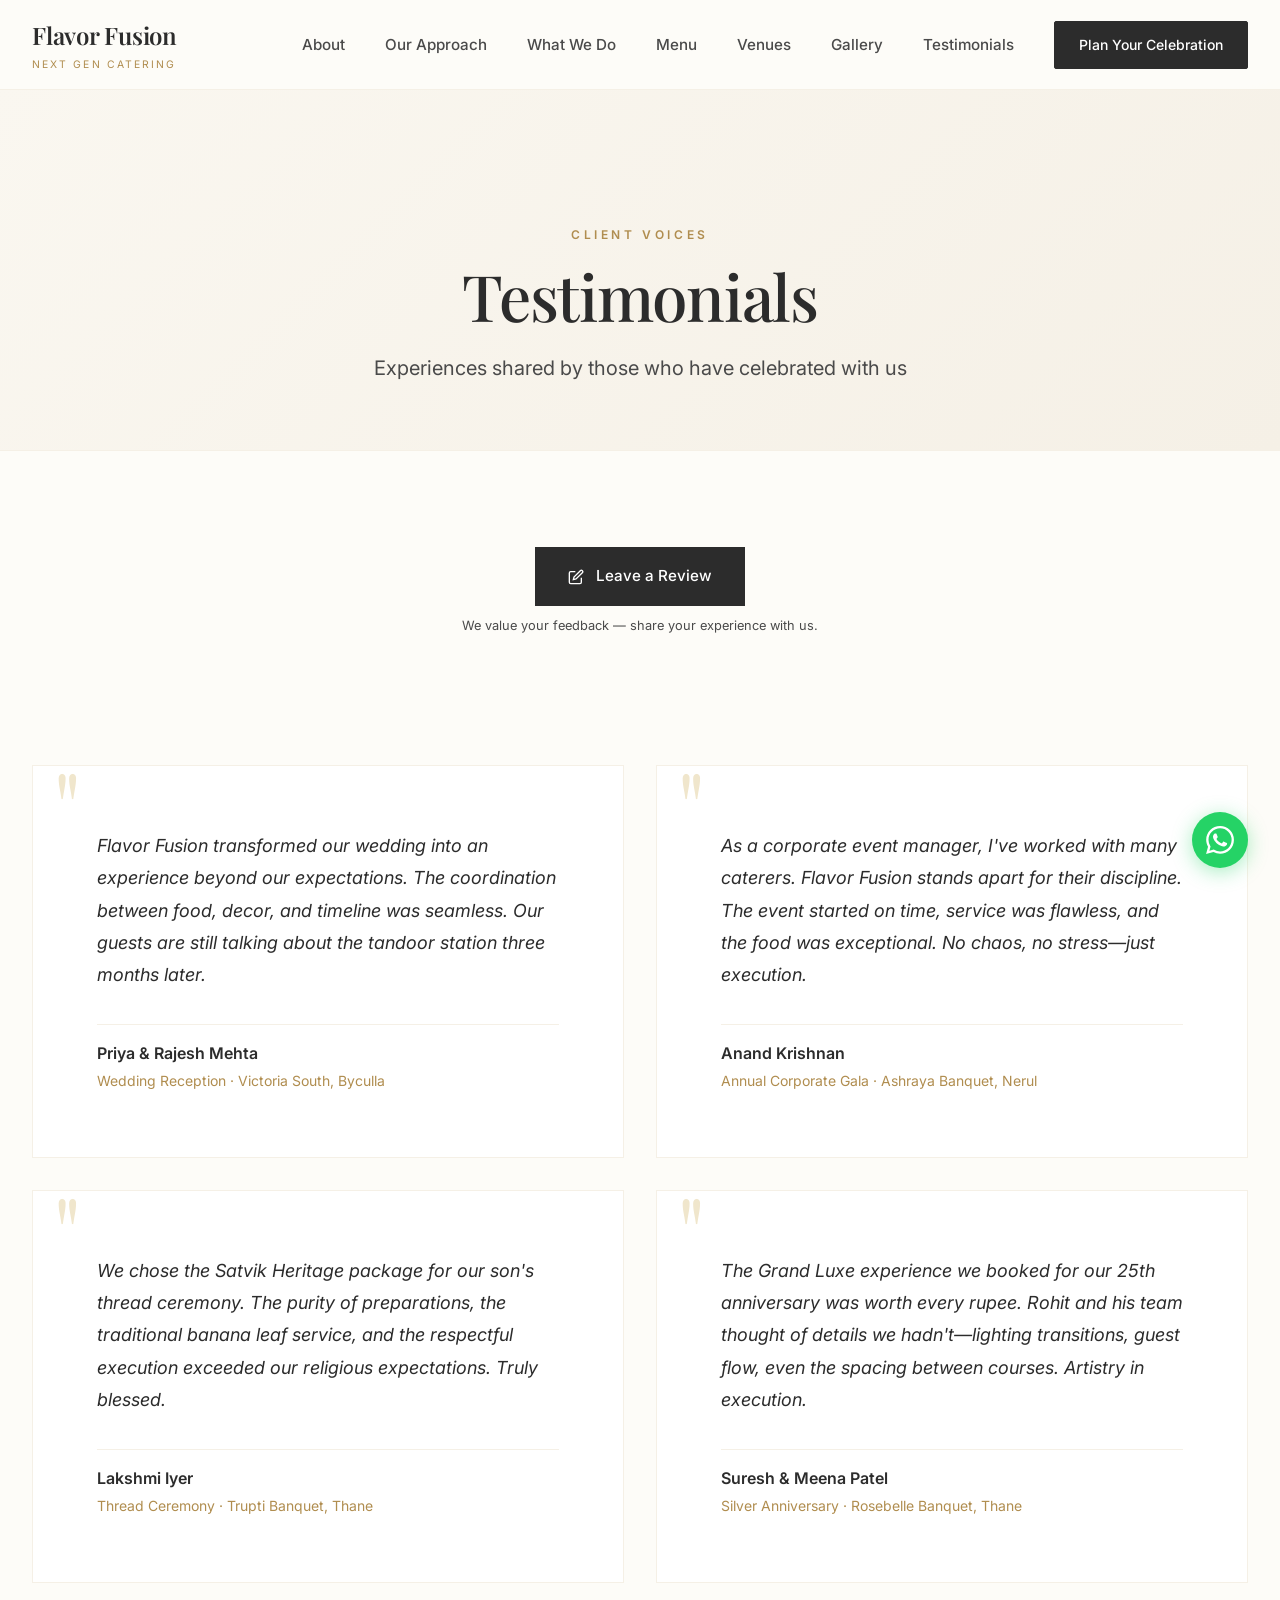
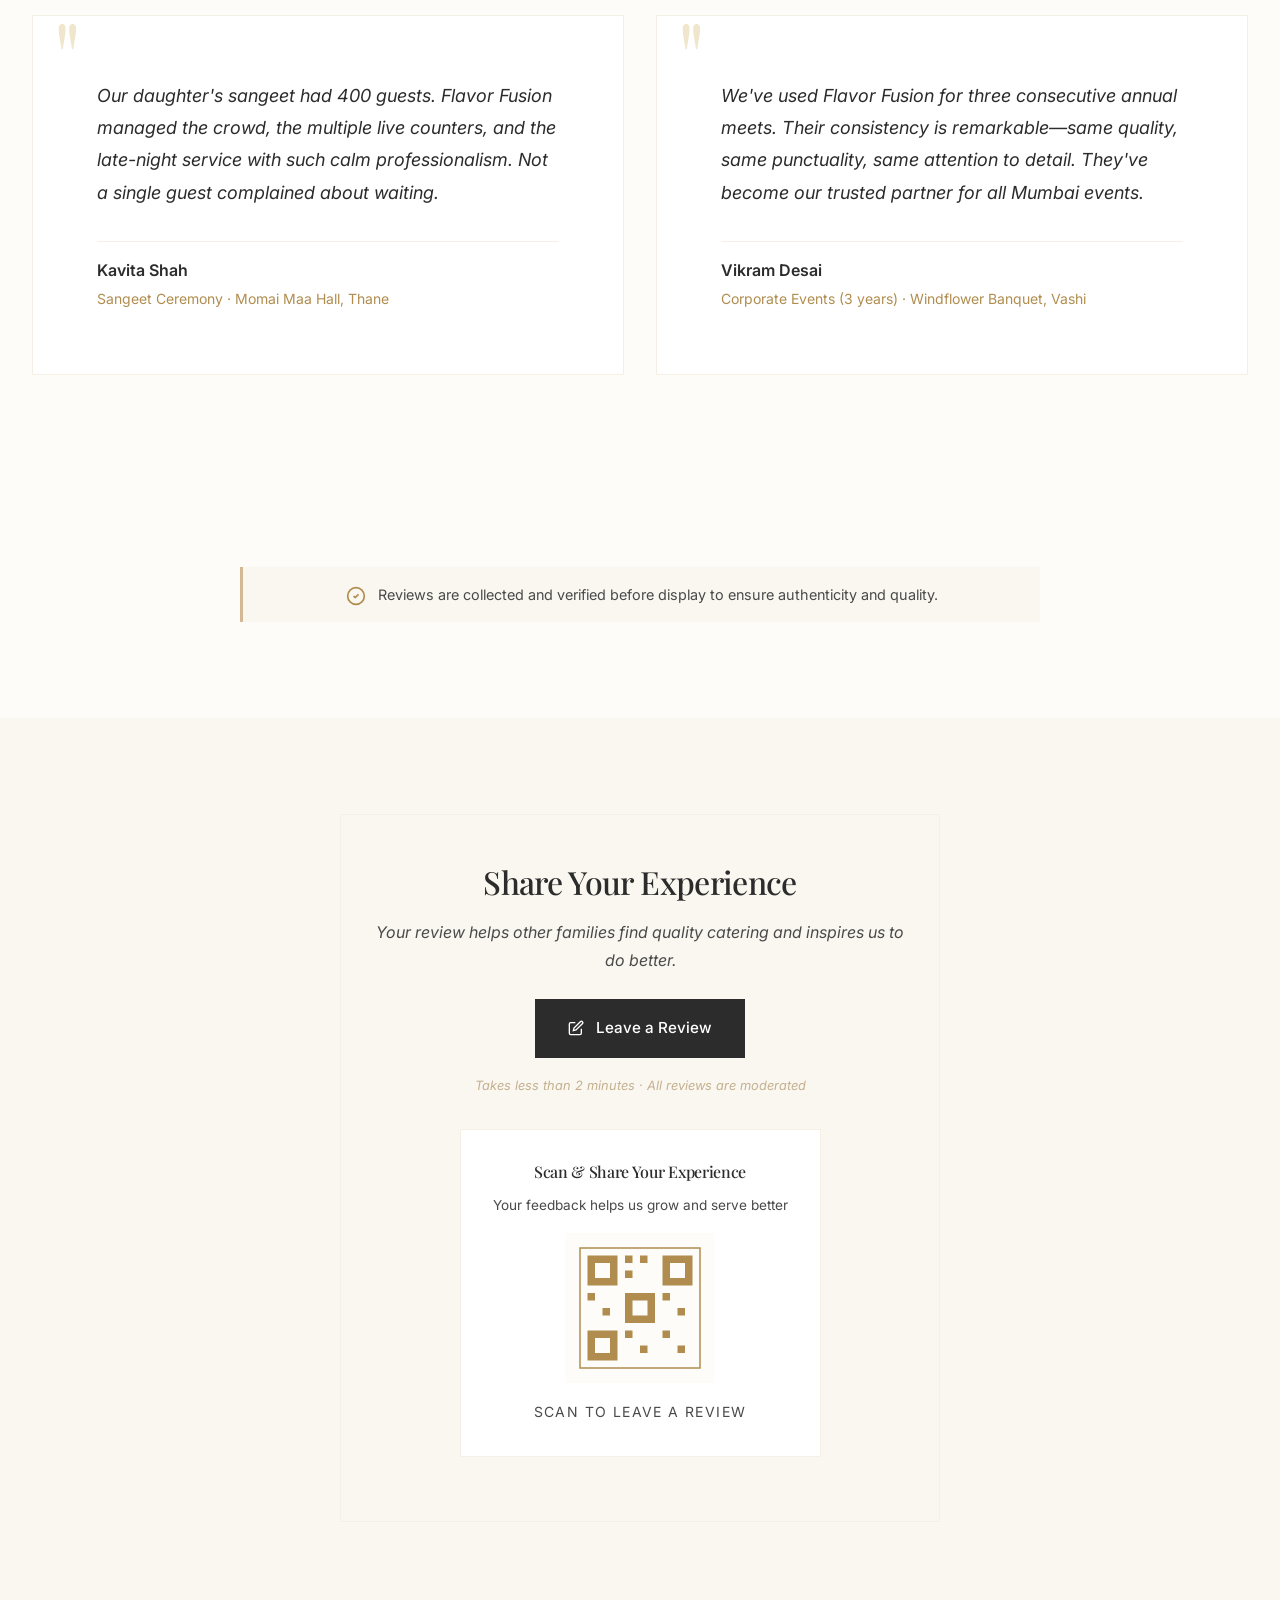
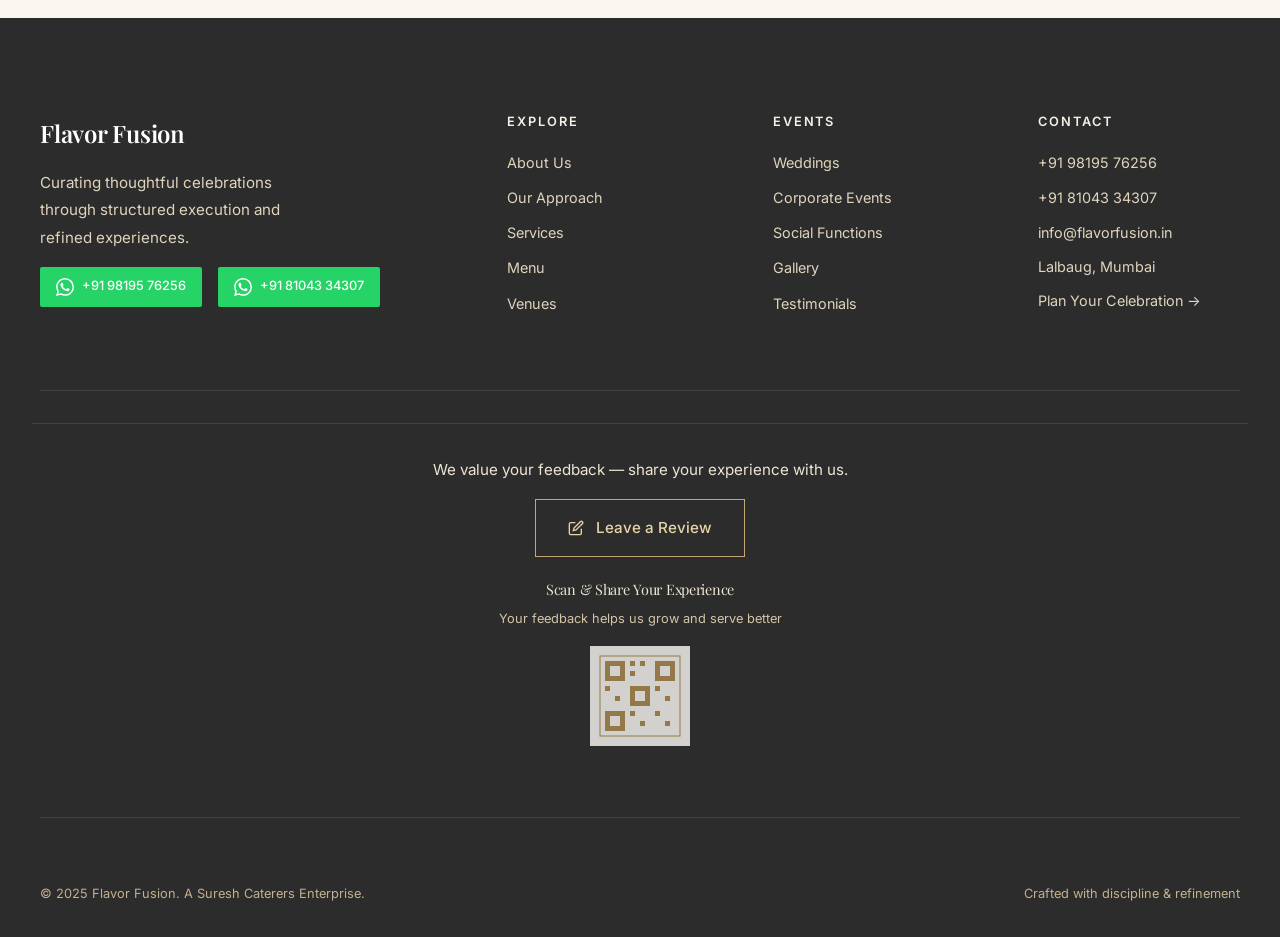
<file: testimonials/index.html>
<!DOCTYPE html>
<html lang="en">
<head>
  <meta charset="UTF-8">
  <meta name="viewport" content="width=device-width, initial-scale=1.0">
  <title>Testimonials | Flavor Fusion – Next Gen Catering</title>
  <meta name="description" content="Client reviews and testimonials for Flavor Fusion catering services in Mumbai.">
  <link rel="preconnect" href="https://fonts.googleapis.com">
  <link rel="preconnect" href="https://fonts.gstatic.com" crossorigin>
  <link href="https://fonts.googleapis.com/css2?family=Playfair+Display:wght@400;500;600;700&family=Inter:wght@300;400;500;600&display=swap" rel="stylesheet">
  <link rel="stylesheet" href="../styles.css">
</head>
<body>

  <header class="header">
    <div class="header-container">
      <a href="../index.html" class="logo">
        <span class="logo-main">Flavor Fusion</span>
        <span class="logo-sub">Next Gen Catering</span>
      </a>
      <nav class="nav">
        <a href="/about/" class="nav-link">About</a>
        <a href="/approach/" class="nav-link">Our Approach</a>
        <a href="/services/" class="nav-link">What We Do</a>
        <a href="/menu/" class="nav-link">Menu</a>
        <a href="/venues/" class="nav-link">Venues</a>
        <a href="/gallery/" class="nav-link">Gallery</a>
        <a href="/testimonials/" class="nav-link">Testimonials</a>
        <a href="/contact/" class="nav-cta">Plan Your Celebration</a>
      </nav>
      <div class="menu-toggle"><span></span><span></span><span></span></div>
    </div>
  </header>
<section class="page-header">
  <p class="section-label">Client Voices</p>
  <h1 class="page-title">Testimonials</h1>
  <p class="page-subtitle">Experiences shared by those who have celebrated with us</p>
</section>
<section class="section" style="padding-bottom:0;">
  <div style="text-align:center;margin-bottom:2rem;">
    <a href="https://forms.gle/jnTRRCAynYJkPYwFA" target="_blank" class="review-btn"><svg viewBox="0 0 24 24" fill="none" stroke="currentColor" stroke-width="2" style="width:16px;height:16px;"><path d="M11 4H4a2 2 0 0 0-2 2v14a2 2 0 0 0 2 2h14a2 2 0 0 0 2-2v-7"/><path d="M18.5 2.5a2.121 2.121 0 0 1 3 3L12 15l-4 1 1-4 9.5-9.5z"/></svg> Leave a Review</a>
    <p style="font-size:0.8rem;color:var(--charcoal-light);margin-top:0.5rem;">We value your feedback — share your experience with us.</p>
  </div>
</section>
<section class="section">
  <div class="testimonials-grid">
    <div class="testimonial-card"><p class="testimonial-text">Flavor Fusion transformed our wedding into an experience beyond our expectations. The coordination between food, decor, and timeline was seamless. Our guests are still talking about the tandoor station three months later.</p><div class="testimonial-author"><div class="testimonial-name">Priya &amp; Rajesh Mehta</div><div class="testimonial-event">Wedding Reception · Victoria South, Byculla</div></div></div>
    <div class="testimonial-card"><p class="testimonial-text">As a corporate event manager, I've worked with many caterers. Flavor Fusion stands apart for their discipline. The event started on time, service was flawless, and the food was exceptional. No chaos, no stress—just execution.</p><div class="testimonial-author"><div class="testimonial-name">Anand Krishnan</div><div class="testimonial-event">Annual Corporate Gala · Ashraya Banquet, Nerul</div></div></div>
    <div class="testimonial-card"><p class="testimonial-text">We chose the Satvik Heritage package for our son's thread ceremony. The purity of preparations, the traditional banana leaf service, and the respectful execution exceeded our religious expectations. Truly blessed.</p><div class="testimonial-author"><div class="testimonial-name">Lakshmi Iyer</div><div class="testimonial-event">Thread Ceremony · Trupti Banquet, Thane</div></div></div>
    <div class="testimonial-card"><p class="testimonial-text">The Grand Luxe experience we booked for our 25th anniversary was worth every rupee. Rohit and his team thought of details we hadn't—lighting transitions, guest flow, even the spacing between courses. Artistry in execution.</p><div class="testimonial-author"><div class="testimonial-name">Suresh &amp; Meena Patel</div><div class="testimonial-event">Silver Anniversary · Rosebelle Banquet, Thane</div></div></div>
    <div class="testimonial-card"><p class="testimonial-text">Our daughter's sangeet had 400 guests. Flavor Fusion managed the crowd, the multiple live counters, and the late-night service with such calm professionalism. Not a single guest complained about waiting.</p><div class="testimonial-author"><div class="testimonial-name">Kavita Shah</div><div class="testimonial-event">Sangeet Ceremony · Momai Maa Hall, Thane</div></div></div>
    <div class="testimonial-card"><p class="testimonial-text">We've used Flavor Fusion for three consecutive annual meets. Their consistency is remarkable—same quality, same punctuality, same attention to detail. They've become our trusted partner for all Mumbai events.</p><div class="testimonial-author"><div class="testimonial-name">Vikram Desai</div><div class="testimonial-event">Corporate Events (3 years) · Windflower Banquet, Vashi</div></div></div>
  </div>
</section>
<div class="section">
  <div class="verification-notice" style="max-width:800px;margin:0 auto;">
    <svg width="20" height="20" viewBox="0 0 24 24" fill="none" stroke="currentColor" stroke-width="2" style="vertical-align:middle;margin-right:0.5rem;color:var(--gold-600);"><path d="M9 12l2 2 4-4"/><circle cx="12" cy="12" r="10"/></svg>
    Reviews are collected and verified before display to ensure authenticity and quality.
  </div>
</div>
<section class="content-section alt">
  <div class="content-wrapper"><div class="review-cta" style="max-width:600px;margin:0 auto;">
    <h3 style="margin-bottom:1rem;">Share Your Experience</h3>
    <p class="review-cta-text">Your review helps other families find quality catering and inspires us to do better.</p>
    <a href="https://forms.gle/jnTRRCAynYJkPYwFA" target="_blank" class="review-btn"><svg viewBox="0 0 24 24" fill="none" stroke="currentColor" stroke-width="2" style="width:16px;height:16px;"><path d="M11 4H4a2 2 0 0 0-2 2v14a2 2 0 0 0 2 2h14a2 2 0 0 0 2-2v-7"/><path d="M18.5 2.5a2.121 2.121 0 0 1 3 3L12 15l-4 1 1-4 9.5-9.5z"/></svg> Leave a Review</a>
    <p class="review-note">Takes less than 2 minutes · All reviews are moderated</p>
    <div class="qr-container" style="margin-top:2rem;">
      <h4 style="margin-bottom:0.75rem;font-size:1rem;">Scan &amp; Share Your Experience</h4>
      <p style="font-size:0.85rem;color:var(--charcoal-light);margin-bottom:1rem;">Your feedback helps us grow and serve better</p>
      <a href="https://forms.gle/jnTRRCAynYJkPYwFA" target="_blank"><img src="../images/review-qr.svg" alt="QR Code to leave a review" class="qr-code"></a>
      <p class="qr-label">Scan to leave a review</p>
    </div>
  </div></div>
</section>
  <footer class="footer">
    <div class="footer-container">
      <div class="footer-brand">
        <div class="logo-main" style="margin-bottom:1rem;">Flavor Fusion</div>
        <p>Curating thoughtful celebrations through structured execution and refined experiences.</p>
        <div class="wa-dual" style="justify-content:flex-start;margin-top:1rem;">
          <a href="https://wa.me/919819576256?text=Hi%2C%20I%20want%20to%20plan%20an%20event%20with%20Flavor%20Fusion" target="_blank" class="wa-btn" style="font-size:0.8rem;padding:0.6rem 1rem;"><svg viewBox="0 0 24 24" fill="currentColor"><path d="M17.472 14.382c-.297-.149-1.758-.867-2.03-.967-.273-.099-.471-.148-.67.15-.197.297-.767.966-.94 1.164-.173.199-.347.223-.644.075-.297-.15-1.255-.463-2.39-1.475-.883-.788-1.48-1.761-1.653-2.059-.173-.297-.018-.458.13-.606.134-.133.298-.347.446-.52.149-.174.198-.298.298-.497.099-.198.05-.371-.025-.52-.075-.149-.669-1.612-.916-2.207-.242-.579-.487-.5-.669-.51-.173-.008-.371-.01-.57-.01-.198 0-.52.074-.792.372-.272.297-1.04 1.016-1.04 2.479 0 1.462 1.065 2.875 1.213 3.074.149.198 2.096 3.2 5.077 4.487.709.306 1.262.489 1.694.625.712.227 1.36.195 1.871.118.571-.085 1.758-.719 2.006-1.413.248-.694.248-1.289.173-1.413-.074-.124-.272-.198-.57-.347m-5.421 7.403h-.004a9.87 9.87 0 01-5.031-1.378l-.361-.214-3.741.982.998-3.648-.235-.374a9.86 9.86 0 01-1.51-5.26c.001-5.45 4.436-9.884 9.888-9.884 2.64 0 5.122 1.03 6.988 2.898a9.825 9.825 0 012.893 6.994c-.003 5.45-4.437 9.884-9.885 9.884m8.413-18.297A11.815 11.815 0 0012.05 0C5.495 0 .16 5.335.157 11.892c0 2.096.547 4.142 1.588 5.945L.057 24l6.305-1.654a11.882 11.882 0 005.683 1.448h.005c6.554 0 11.89-5.335 11.893-11.893a11.821 11.821 0 00-3.48-8.413z"/></svg> +91 98195 76256</a>
          <a href="https://wa.me/918104334307?text=Hi%2C%20I%20want%20to%20plan%20an%20event%20with%20Flavor%20Fusion" target="_blank" class="wa-btn" style="font-size:0.8rem;padding:0.6rem 1rem;"><svg viewBox="0 0 24 24" fill="currentColor"><path d="M17.472 14.382c-.297-.149-1.758-.867-2.03-.967-.273-.099-.471-.148-.67.15-.197.297-.767.966-.94 1.164-.173.199-.347.223-.644.075-.297-.15-1.255-.463-2.39-1.475-.883-.788-1.48-1.761-1.653-2.059-.173-.297-.018-.458.13-.606.134-.133.298-.347.446-.52.149-.174.198-.298.298-.497.099-.198.05-.371-.025-.52-.075-.149-.669-1.612-.916-2.207-.242-.579-.487-.5-.669-.51-.173-.008-.371-.01-.57-.01-.198 0-.52.074-.792.372-.272.297-1.04 1.016-1.04 2.479 0 1.462 1.065 2.875 1.213 3.074.149.198 2.096 3.2 5.077 4.487.709.306 1.262.489 1.694.625.712.227 1.36.195 1.871.118.571-.085 1.758-.719 2.006-1.413.248-.694.248-1.289.173-1.413-.074-.124-.272-.198-.57-.347m-5.421 7.403h-.004a9.87 9.87 0 01-5.031-1.378l-.361-.214-3.741.982.998-3.648-.235-.374a9.86 9.86 0 01-1.51-5.26c.001-5.45 4.436-9.884 9.888-9.884 2.64 0 5.122 1.03 6.988 2.898a9.825 9.825 0 012.893 6.994c-.003 5.45-4.437 9.884-9.885 9.884m8.413-18.297A11.815 11.815 0 0012.05 0C5.495 0 .16 5.335.157 11.892c0 2.096.547 4.142 1.588 5.945L.057 24l6.305-1.654a11.882 11.882 0 005.683 1.448h.005c6.554 0 11.89-5.335 11.893-11.893a11.821 11.821 0 00-3.48-8.413z"/></svg> +91 81043 34307</a>
        </div>
      </div>
      <div class="footer-nav">
        <h4 class="footer-title">Explore</h4>
        <ul class="footer-links">
          <li><a href="../about/index.html">About Us</a></li>
          <li><a href="../approach/index.html">Our Approach</a></li>
          <li><a href="../services/index.html">Services</a></li>
          <li><a href="../menu/index.html">Menu</a></li>
          <li><a href="../venues/index.html">Venues</a></li>
        </ul>
      </div>
      <div class="footer-nav">
        <h4 class="footer-title">Events</h4>
        <ul class="footer-links">
          <li><a href="../services/index.html#weddings">Weddings</a></li>
          <li><a href="../services/index.html#corporate">Corporate Events</a></li>
          <li><a href="../services/index.html#social">Social Functions</a></li>
          <li><a href="../gallery/index.html">Gallery</a></li>
          <li><a href="../testimonials/index.html">Testimonials</a></li>
        </ul>
      </div>
      <div class="footer-contact">
        <h4 class="footer-title">Contact</h4>
        <ul class="footer-links">
          <li><a href="https://wa.me/919819576256?text=Hi%2C%20I%20want%20to%20plan%20an%20event%20with%20Flavor%20Fusion" target="_blank">+91 98195 76256</a></li>
          <li><a href="https://wa.me/918104334307?text=Hi%2C%20I%20want%20to%20plan%20an%20event%20with%20Flavor%20Fusion" target="_blank">+91 81043 34307</a></li>
          <li><a href="mailto:info@flavorfusion.in">info@flavorfusion.in</a></li>
          <li>Lalbaug, Mumbai</li>
          <li><a href="../contact/index.html">Plan Your Celebration →</a></li>
        </ul>
      </div>
    </div>
    <div class="footer-review">
      <p style="color:var(--cream-300);margin-bottom:1rem;font-size:0.95rem;">We value your feedback — share your experience with us.</p>
      <a href="https://forms.gle/jnTRRCAynYJkPYwFA" target="_blank" class="review-btn"><svg viewBox="0 0 24 24" fill="none" stroke="currentColor" stroke-width="2" style="width:16px;height:16px;"><path d="M11 4H4a2 2 0 0 0-2 2v14a2 2 0 0 0 2 2h14a2 2 0 0 0 2-2v-7"/><path d="M18.5 2.5a2.121 2.121 0 0 1 3 3L12 15l-4 1 1-4 9.5-9.5z"/></svg> Leave a Review</a>
      <div style="margin-top:1.5rem;">
        <h4 style="color:var(--cream-300);font-size:0.9rem;margin-bottom:0.5rem;font-weight:400;">Scan &amp; Share Your Experience</h4>
        <p style="color:var(--cream-500);font-size:0.8rem;">Your feedback helps us grow and serve better</p>
        <a href="https://forms.gle/jnTRRCAynYJkPYwFA" target="_blank" style="display:inline-block;margin-top:1rem;">
          <img src="../images/review-qr.svg" alt="Scan to leave a review" style="width:100px;height:100px;opacity:0.8;">
        </a>
      </div>
    </div>
    <div class="footer-bottom">
      <p>&copy; 2025 Flavor Fusion. A Suresh Caterers Enterprise.</p>
      <p>Crafted with discipline &amp; refinement</p>
    </div>
  </footer>
  <a href="https://wa.me/919819576256?text=Hi%2C%20I%20want%20to%20plan%20an%20event%20with%20Flavor%20Fusion" class="whatsapp-float" target="_blank" aria-label="Contact on WhatsApp"><svg viewBox="0 0 24 24" fill="currentColor"><path d="M17.472 14.382c-.297-.149-1.758-.867-2.03-.967-.273-.099-.471-.148-.67.15-.197.297-.767.966-.94 1.164-.173.199-.347.223-.644.075-.297-.15-1.255-.463-2.39-1.475-.883-.788-1.48-1.761-1.653-2.059-.173-.297-.018-.458.13-.606.134-.133.298-.347.446-.52.149-.174.198-.298.298-.497.099-.198.05-.371-.025-.52-.075-.149-.669-1.612-.916-2.207-.242-.579-.487-.5-.669-.51-.173-.008-.371-.01-.57-.01-.198 0-.52.074-.792.372-.272.297-1.04 1.016-1.04 2.479 0 1.462 1.065 2.875 1.213 3.074.149.198 2.096 3.2 5.077 4.487.709.306 1.262.489 1.694.625.712.227 1.36.195 1.871.118.571-.085 1.758-.719 2.006-1.413.248-.694.248-1.289.173-1.413-.074-.124-.272-.198-.57-.347m-5.421 7.403h-.004a9.87 9.87 0 01-5.031-1.378l-.361-.214-3.741.982.998-3.648-.235-.374a9.86 9.86 0 01-1.51-5.26c.001-5.45 4.436-9.884 9.888-9.884 2.64 0 5.122 1.03 6.988 2.898a9.825 9.825 0 012.893 6.994c-.003 5.45-4.437 9.884-9.885 9.884m8.413-18.297A11.815 11.815 0 0012.05 0C5.495 0 .16 5.335.157 11.892c0 2.096.547 4.142 1.588 5.945L.057 24l6.305-1.654a11.882 11.882 0 005.683 1.448h.005c6.554 0 11.89-5.335 11.893-11.893a11.821 11.821 0 00-3.48-8.413z"/></svg></a>
  <script src="../main.js"></script>

</body>
</html>
</file>
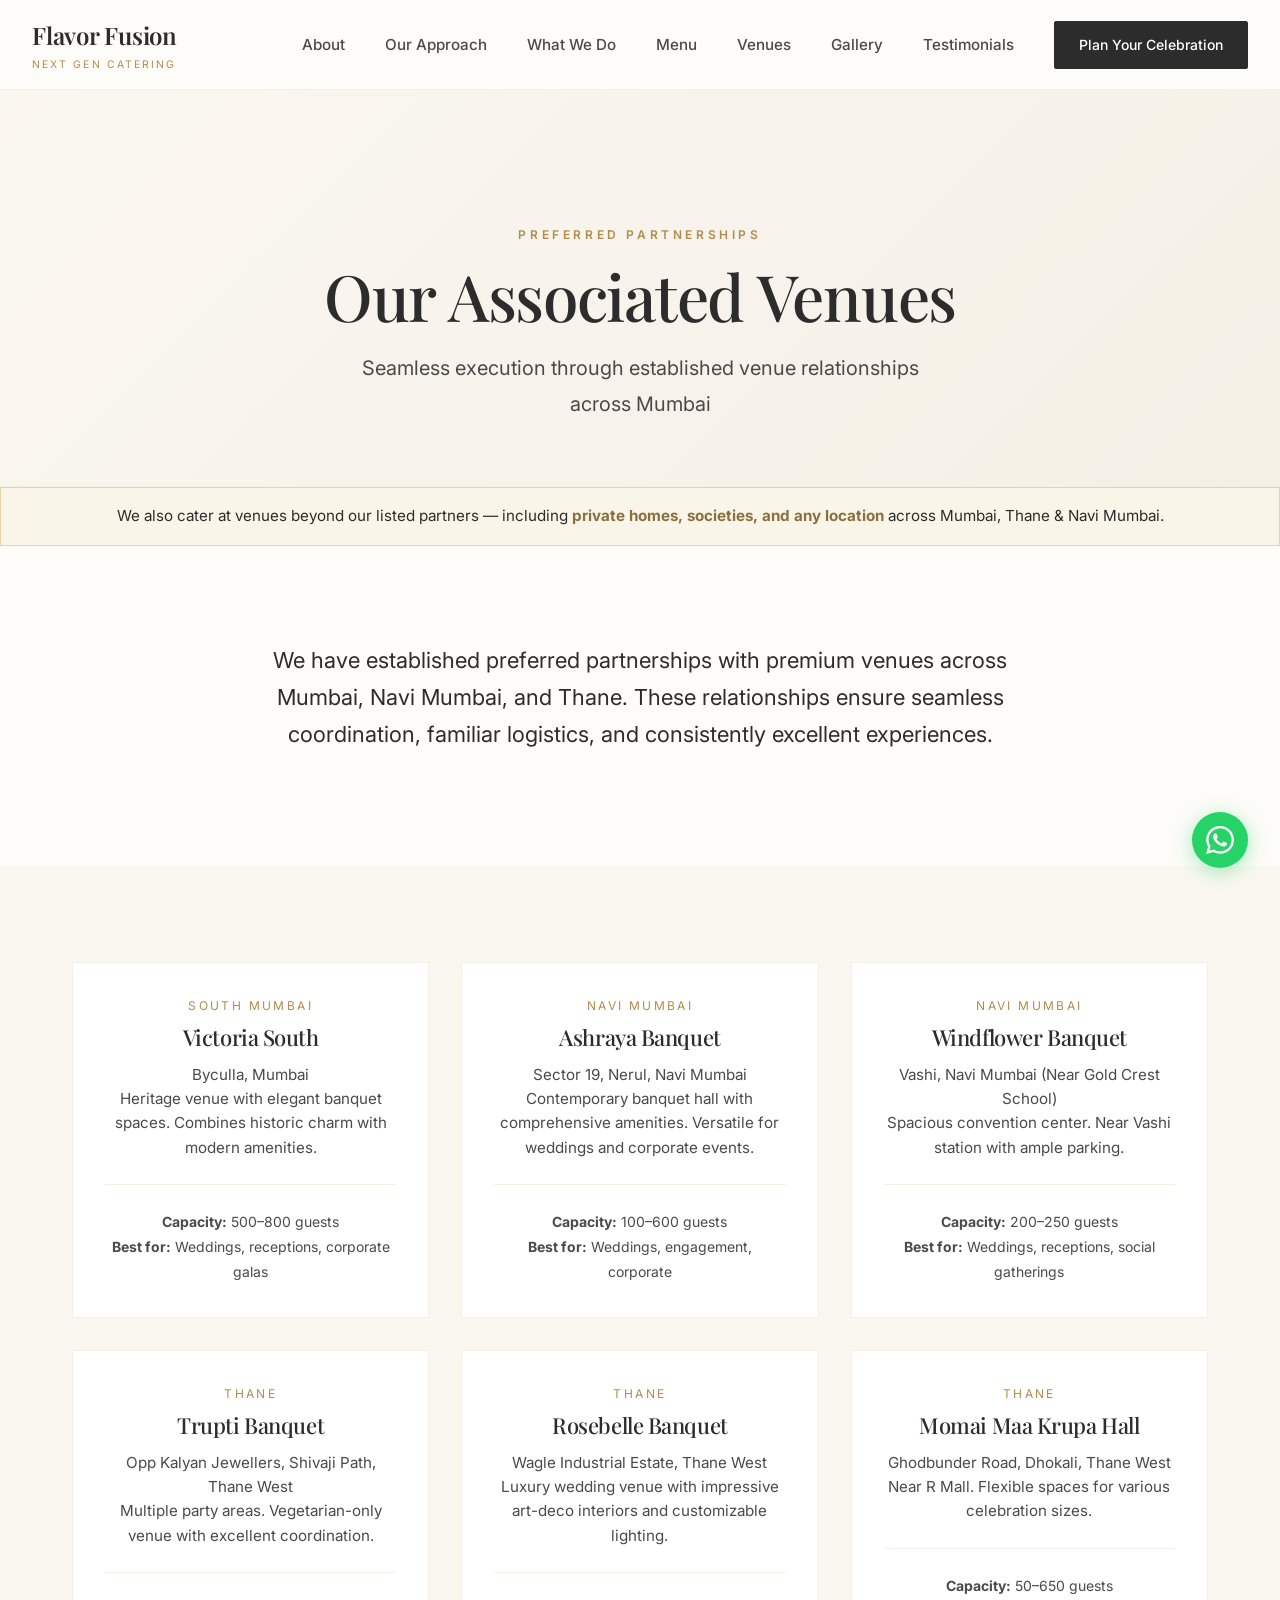
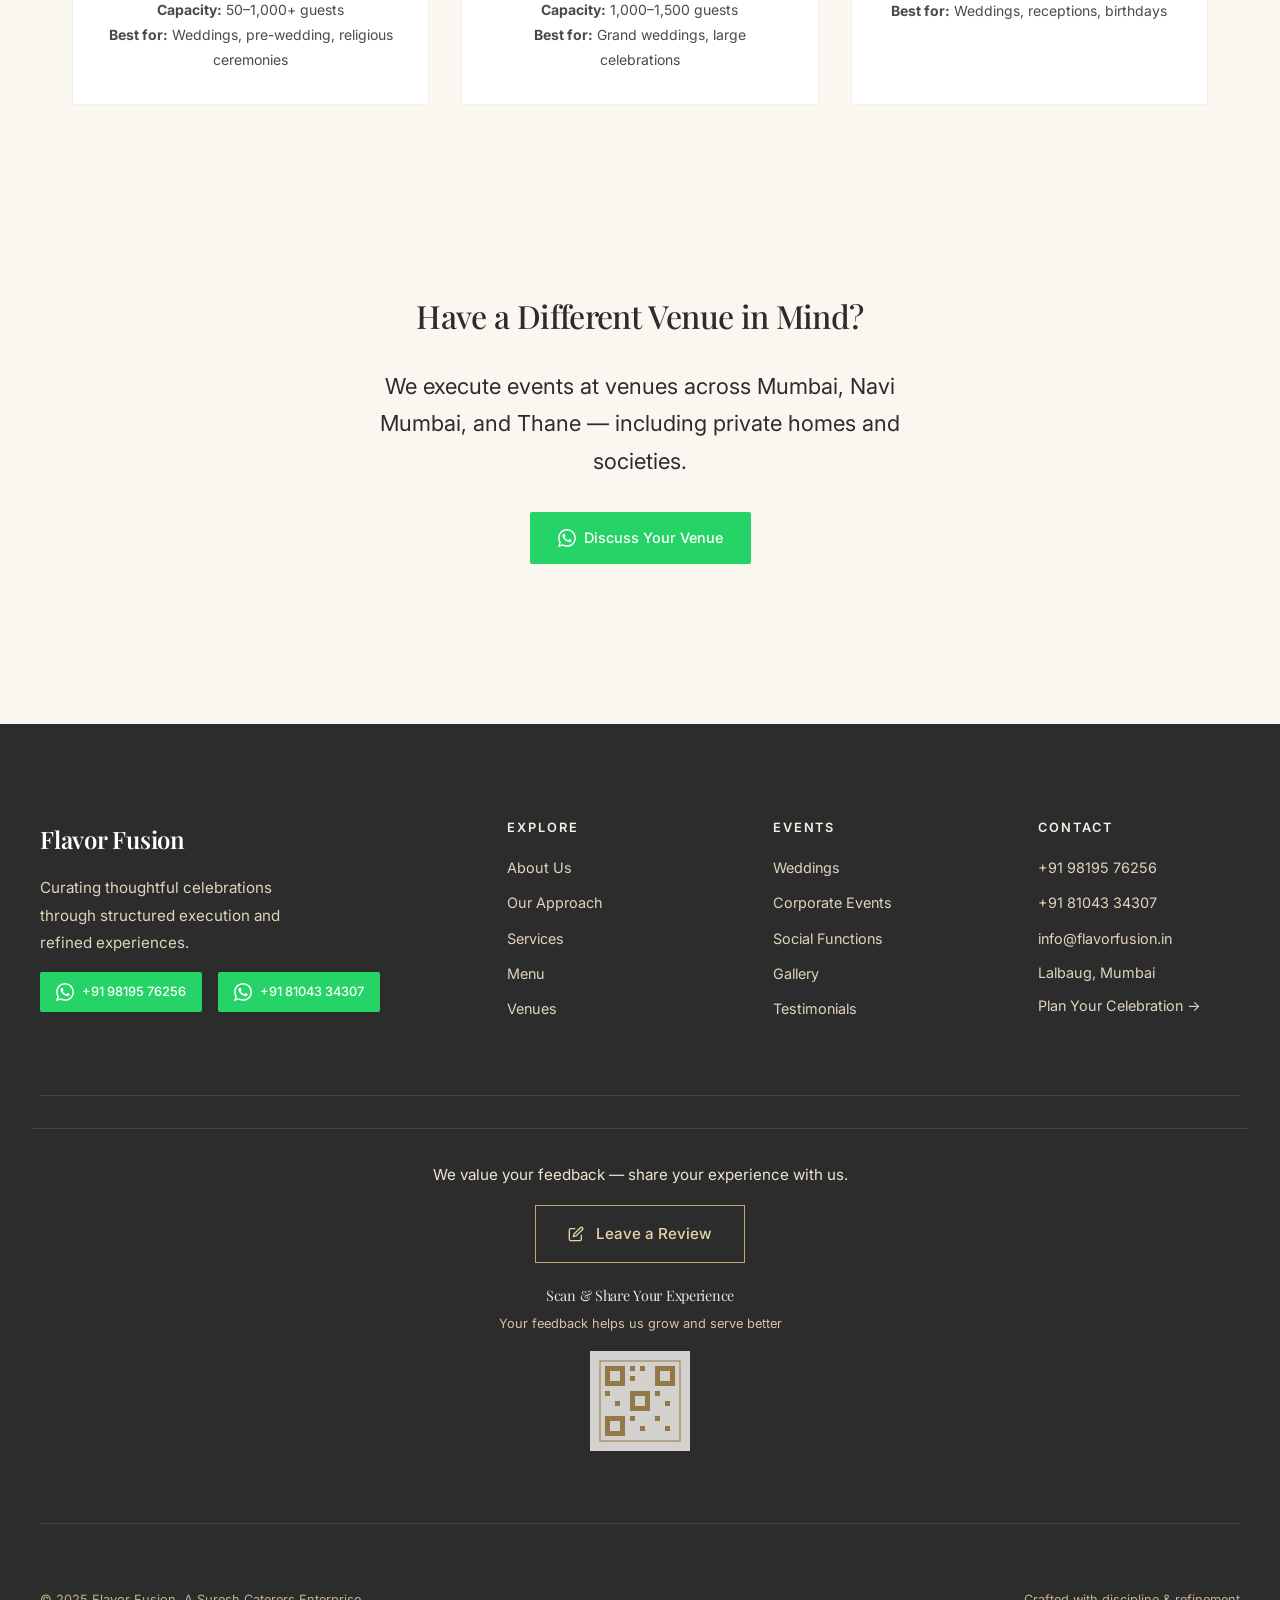
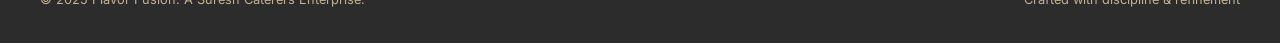
<file: venues/index.html>
<!DOCTYPE html>
<html lang="en">
<head>
  <meta charset="UTF-8">
  <meta name="viewport" content="width=device-width, initial-scale=1.0">
  <title>Venues | Flavor Fusion – Next Gen Catering</title>
  <meta name="description" content="Preferred venue partnerships across Mumbai. Victoria South, Ashraya Banquet, Windflower, Trupti, Rosebelle, Momai Maa.">
  <link rel="preconnect" href="https://fonts.googleapis.com">
  <link rel="preconnect" href="https://fonts.gstatic.com" crossorigin>
  <link href="https://fonts.googleapis.com/css2?family=Playfair+Display:wght@400;500;600;700&family=Inter:wght@300;400;500;600&display=swap" rel="stylesheet">
  <link rel="stylesheet" href="../styles.css">
</head>
<body>

  <header class="header">
    <div class="header-container">
      <a href="../index.html" class="logo">
        <span class="logo-main">Flavor Fusion</span>
        <span class="logo-sub">Next Gen Catering</span>
      </a>
      <nav class="nav">
        <a href="/about/" class="nav-link">About</a>
        <a href="/approach/" class="nav-link">Our Approach</a>
        <a href="/services/" class="nav-link">What We Do</a>
        <a href="/menu/" class="nav-link">Menu</a>
        <a href="/venues/" class="nav-link">Venues</a>
        <a href="/gallery/" class="nav-link">Gallery</a>
        <a href="/testimonials/" class="nav-link">Testimonials</a>
        <a href="/contact/" class="nav-cta">Plan Your Celebration</a>
      </nav>
      <div class="menu-toggle"><span></span><span></span><span></span></div>
    </div>
  </header>
<section class="page-header">
  <p class="section-label">Preferred Partnerships</p>
  <h1 class="page-title">Our Associated Venues</h1>
  <p class="page-subtitle">Seamless execution through established venue relationships across Mumbai</p>
</section>
<div class="coverage-banner">
  We also cater at venues beyond our listed partners — including <strong>private homes, societies, and any location</strong> across Mumbai, Thane &amp; Navi Mumbai.
</div>
<section class="content-section">
  <div class="content-block" style="text-align:center;max-width:800px;margin:0 auto;">
    <p class="lead">We have established preferred partnerships with premium venues across Mumbai, Navi Mumbai, and Thane. These relationships ensure seamless coordination, familiar logistics, and consistently excellent experiences.</p>
  </div>
</section>
<section class="section" style="background:var(--cream-100);">
  <div class="venues-grid">
    <div class="venue-card"><p class="venue-location">South Mumbai</p><h3 class="venue-name">Victoria South</h3><p class="venue-address">Byculla, Mumbai<br>Heritage venue with elegant banquet spaces. Combines historic charm with modern amenities.</p><div style="margin-top:1.5rem;padding-top:1.5rem;border-top:1px solid var(--cream-200);"><p style="font-size:0.875rem;color:var(--charcoal-light);"><strong>Capacity:</strong> 500–800 guests<br><strong>Best for:</strong> Weddings, receptions, corporate galas</p></div></div>
    <div class="venue-card"><p class="venue-location">Navi Mumbai</p><h3 class="venue-name">Ashraya Banquet</h3><p class="venue-address">Sector 19, Nerul, Navi Mumbai<br>Contemporary banquet hall with comprehensive amenities. Versatile for weddings and corporate events.</p><div style="margin-top:1.5rem;padding-top:1.5rem;border-top:1px solid var(--cream-200);"><p style="font-size:0.875rem;color:var(--charcoal-light);"><strong>Capacity:</strong> 100–600 guests<br><strong>Best for:</strong> Weddings, engagement, corporate</p></div></div>
    <div class="venue-card"><p class="venue-location">Navi Mumbai</p><h3 class="venue-name">Windflower Banquet</h3><p class="venue-address">Vashi, Navi Mumbai (Near Gold Crest School)<br>Spacious convention center. Near Vashi station with ample parking.</p><div style="margin-top:1.5rem;padding-top:1.5rem;border-top:1px solid var(--cream-200);"><p style="font-size:0.875rem;color:var(--charcoal-light);"><strong>Capacity:</strong> 200–250 guests<br><strong>Best for:</strong> Weddings, receptions, social gatherings</p></div></div>
    <div class="venue-card"><p class="venue-location">Thane</p><h3 class="venue-name">Trupti Banquet</h3><p class="venue-address">Opp Kalyan Jewellers, Shivaji Path, Thane West<br>Multiple party areas. Vegetarian-only venue with excellent coordination.</p><div style="margin-top:1.5rem;padding-top:1.5rem;border-top:1px solid var(--cream-200);"><p style="font-size:0.875rem;color:var(--charcoal-light);"><strong>Capacity:</strong> 50–1,000+ guests<br><strong>Best for:</strong> Weddings, pre-wedding, religious ceremonies</p></div></div>
    <div class="venue-card"><p class="venue-location">Thane</p><h3 class="venue-name">Rosebelle Banquet</h3><p class="venue-address">Wagle Industrial Estate, Thane West<br>Luxury wedding venue with impressive art-deco interiors and customizable lighting.</p><div style="margin-top:1.5rem;padding-top:1.5rem;border-top:1px solid var(--cream-200);"><p style="font-size:0.875rem;color:var(--charcoal-light);"><strong>Capacity:</strong> 1,000–1,500 guests<br><strong>Best for:</strong> Grand weddings, large celebrations</p></div></div>
    <div class="venue-card"><p class="venue-location">Thane</p><h3 class="venue-name">Momai Maa Krupa Hall</h3><p class="venue-address">Ghodbunder Road, Dhokali, Thane West<br>Near R Mall. Flexible spaces for various celebration sizes.</p><div style="margin-top:1.5rem;padding-top:1.5rem;border-top:1px solid var(--cream-200);"><p style="font-size:0.875rem;color:var(--charcoal-light);"><strong>Capacity:</strong> 50–650 guests<br><strong>Best for:</strong> Weddings, receptions, birthdays</p></div></div>
  </div>
</section>
<section class="content-section alt">
  <div class="content-wrapper"><div class="content-block" style="text-align:center;">
    <h3>Have a Different Venue in Mind?</h3>
    <p class="lead" style="max-width:600px;margin:0 auto 2rem;">We execute events at venues across Mumbai, Navi Mumbai, and Thane — including private homes and societies.</p>
    <a href="https://wa.me/919819576256?text=Hi%2C%20I%20want%20to%20plan%20an%20event%20with%20Flavor%20Fusion" target="_blank" class="wa-btn"><svg viewBox="0 0 24 24" fill="currentColor"><path d="M17.472 14.382c-.297-.149-1.758-.867-2.03-.967-.273-.099-.471-.148-.67.15-.197.297-.767.966-.94 1.164-.173.199-.347.223-.644.075-.297-.15-1.255-.463-2.39-1.475-.883-.788-1.48-1.761-1.653-2.059-.173-.297-.018-.458.13-.606.134-.133.298-.347.446-.52.149-.174.198-.298.298-.497.099-.198.05-.371-.025-.52-.075-.149-.669-1.612-.916-2.207-.242-.579-.487-.5-.669-.51-.173-.008-.371-.01-.57-.01-.198 0-.52.074-.792.372-.272.297-1.04 1.016-1.04 2.479 0 1.462 1.065 2.875 1.213 3.074.149.198 2.096 3.2 5.077 4.487.709.306 1.262.489 1.694.625.712.227 1.36.195 1.871.118.571-.085 1.758-.719 2.006-1.413.248-.694.248-1.289.173-1.413-.074-.124-.272-.198-.57-.347m-5.421 7.403h-.004a9.87 9.87 0 01-5.031-1.378l-.361-.214-3.741.982.998-3.648-.235-.374a9.86 9.86 0 01-1.51-5.26c.001-5.45 4.436-9.884 9.888-9.884 2.64 0 5.122 1.03 6.988 2.898a9.825 9.825 0 012.893 6.994c-.003 5.45-4.437 9.884-9.885 9.884m8.413-18.297A11.815 11.815 0 0012.05 0C5.495 0 .16 5.335.157 11.892c0 2.096.547 4.142 1.588 5.945L.057 24l6.305-1.654a11.882 11.882 0 005.683 1.448h.005c6.554 0 11.89-5.335 11.893-11.893a11.821 11.821 0 00-3.48-8.413z"/></svg> Discuss Your Venue</a>
  </div></div>
</section>
  <footer class="footer">
    <div class="footer-container">
      <div class="footer-brand">
        <div class="logo-main" style="margin-bottom:1rem;">Flavor Fusion</div>
        <p>Curating thoughtful celebrations through structured execution and refined experiences.</p>
        <div class="wa-dual" style="justify-content:flex-start;margin-top:1rem;">
          <a href="https://wa.me/919819576256?text=Hi%2C%20I%20want%20to%20plan%20an%20event%20with%20Flavor%20Fusion" target="_blank" class="wa-btn" style="font-size:0.8rem;padding:0.6rem 1rem;"><svg viewBox="0 0 24 24" fill="currentColor"><path d="M17.472 14.382c-.297-.149-1.758-.867-2.03-.967-.273-.099-.471-.148-.67.15-.197.297-.767.966-.94 1.164-.173.199-.347.223-.644.075-.297-.15-1.255-.463-2.39-1.475-.883-.788-1.48-1.761-1.653-2.059-.173-.297-.018-.458.13-.606.134-.133.298-.347.446-.52.149-.174.198-.298.298-.497.099-.198.05-.371-.025-.52-.075-.149-.669-1.612-.916-2.207-.242-.579-.487-.5-.669-.51-.173-.008-.371-.01-.57-.01-.198 0-.52.074-.792.372-.272.297-1.04 1.016-1.04 2.479 0 1.462 1.065 2.875 1.213 3.074.149.198 2.096 3.2 5.077 4.487.709.306 1.262.489 1.694.625.712.227 1.36.195 1.871.118.571-.085 1.758-.719 2.006-1.413.248-.694.248-1.289.173-1.413-.074-.124-.272-.198-.57-.347m-5.421 7.403h-.004a9.87 9.87 0 01-5.031-1.378l-.361-.214-3.741.982.998-3.648-.235-.374a9.86 9.86 0 01-1.51-5.26c.001-5.45 4.436-9.884 9.888-9.884 2.64 0 5.122 1.03 6.988 2.898a9.825 9.825 0 012.893 6.994c-.003 5.45-4.437 9.884-9.885 9.884m8.413-18.297A11.815 11.815 0 0012.05 0C5.495 0 .16 5.335.157 11.892c0 2.096.547 4.142 1.588 5.945L.057 24l6.305-1.654a11.882 11.882 0 005.683 1.448h.005c6.554 0 11.89-5.335 11.893-11.893a11.821 11.821 0 00-3.48-8.413z"/></svg> +91 98195 76256</a>
          <a href="https://wa.me/918104334307?text=Hi%2C%20I%20want%20to%20plan%20an%20event%20with%20Flavor%20Fusion" target="_blank" class="wa-btn" style="font-size:0.8rem;padding:0.6rem 1rem;"><svg viewBox="0 0 24 24" fill="currentColor"><path d="M17.472 14.382c-.297-.149-1.758-.867-2.03-.967-.273-.099-.471-.148-.67.15-.197.297-.767.966-.94 1.164-.173.199-.347.223-.644.075-.297-.15-1.255-.463-2.39-1.475-.883-.788-1.48-1.761-1.653-2.059-.173-.297-.018-.458.13-.606.134-.133.298-.347.446-.52.149-.174.198-.298.298-.497.099-.198.05-.371-.025-.52-.075-.149-.669-1.612-.916-2.207-.242-.579-.487-.5-.669-.51-.173-.008-.371-.01-.57-.01-.198 0-.52.074-.792.372-.272.297-1.04 1.016-1.04 2.479 0 1.462 1.065 2.875 1.213 3.074.149.198 2.096 3.2 5.077 4.487.709.306 1.262.489 1.694.625.712.227 1.36.195 1.871.118.571-.085 1.758-.719 2.006-1.413.248-.694.248-1.289.173-1.413-.074-.124-.272-.198-.57-.347m-5.421 7.403h-.004a9.87 9.87 0 01-5.031-1.378l-.361-.214-3.741.982.998-3.648-.235-.374a9.86 9.86 0 01-1.51-5.26c.001-5.45 4.436-9.884 9.888-9.884 2.64 0 5.122 1.03 6.988 2.898a9.825 9.825 0 012.893 6.994c-.003 5.45-4.437 9.884-9.885 9.884m8.413-18.297A11.815 11.815 0 0012.05 0C5.495 0 .16 5.335.157 11.892c0 2.096.547 4.142 1.588 5.945L.057 24l6.305-1.654a11.882 11.882 0 005.683 1.448h.005c6.554 0 11.89-5.335 11.893-11.893a11.821 11.821 0 00-3.48-8.413z"/></svg> +91 81043 34307</a>
        </div>
      </div>
      <div class="footer-nav">
        <h4 class="footer-title">Explore</h4>
        <ul class="footer-links">
          <li><a href="../about/index.html">About Us</a></li>
          <li><a href="../approach/index.html">Our Approach</a></li>
          <li><a href="../services/index.html">Services</a></li>
          <li><a href="../menu/index.html">Menu</a></li>
          <li><a href="../venues/index.html">Venues</a></li>
        </ul>
      </div>
      <div class="footer-nav">
        <h4 class="footer-title">Events</h4>
        <ul class="footer-links">
          <li><a href="../services/index.html#weddings">Weddings</a></li>
          <li><a href="../services/index.html#corporate">Corporate Events</a></li>
          <li><a href="../services/index.html#social">Social Functions</a></li>
          <li><a href="../gallery/index.html">Gallery</a></li>
          <li><a href="../testimonials/index.html">Testimonials</a></li>
        </ul>
      </div>
      <div class="footer-contact">
        <h4 class="footer-title">Contact</h4>
        <ul class="footer-links">
          <li><a href="https://wa.me/919819576256?text=Hi%2C%20I%20want%20to%20plan%20an%20event%20with%20Flavor%20Fusion" target="_blank">+91 98195 76256</a></li>
          <li><a href="https://wa.me/918104334307?text=Hi%2C%20I%20want%20to%20plan%20an%20event%20with%20Flavor%20Fusion" target="_blank">+91 81043 34307</a></li>
          <li><a href="mailto:info@flavorfusion.in">info@flavorfusion.in</a></li>
          <li>Lalbaug, Mumbai</li>
          <li><a href="../contact/index.html">Plan Your Celebration →</a></li>
        </ul>
      </div>
    </div>
    <div class="footer-review">
      <p style="color:var(--cream-300);margin-bottom:1rem;font-size:0.95rem;">We value your feedback — share your experience with us.</p>
      <a href="https://forms.gle/jnTRRCAynYJkPYwFA" target="_blank" class="review-btn"><svg viewBox="0 0 24 24" fill="none" stroke="currentColor" stroke-width="2" style="width:16px;height:16px;"><path d="M11 4H4a2 2 0 0 0-2 2v14a2 2 0 0 0 2 2h14a2 2 0 0 0 2-2v-7"/><path d="M18.5 2.5a2.121 2.121 0 0 1 3 3L12 15l-4 1 1-4 9.5-9.5z"/></svg> Leave a Review</a>
      <div style="margin-top:1.5rem;">
        <h4 style="color:var(--cream-300);font-size:0.9rem;margin-bottom:0.5rem;font-weight:400;">Scan &amp; Share Your Experience</h4>
        <p style="color:var(--cream-500);font-size:0.8rem;">Your feedback helps us grow and serve better</p>
        <a href="https://forms.gle/jnTRRCAynYJkPYwFA" target="_blank" style="display:inline-block;margin-top:1rem;">
          <img src="../images/review-qr.svg" alt="Scan to leave a review" style="width:100px;height:100px;opacity:0.8;">
        </a>
      </div>
    </div>
    <div class="footer-bottom">
      <p>&copy; 2025 Flavor Fusion. A Suresh Caterers Enterprise.</p>
      <p>Crafted with discipline &amp; refinement</p>
    </div>
  </footer>
  <a href="https://wa.me/919819576256?text=Hi%2C%20I%20want%20to%20plan%20an%20event%20with%20Flavor%20Fusion" class="whatsapp-float" target="_blank" aria-label="Contact on WhatsApp"><svg viewBox="0 0 24 24" fill="currentColor"><path d="M17.472 14.382c-.297-.149-1.758-.867-2.03-.967-.273-.099-.471-.148-.67.15-.197.297-.767.966-.94 1.164-.173.199-.347.223-.644.075-.297-.15-1.255-.463-2.39-1.475-.883-.788-1.48-1.761-1.653-2.059-.173-.297-.018-.458.13-.606.134-.133.298-.347.446-.52.149-.174.198-.298.298-.497.099-.198.05-.371-.025-.52-.075-.149-.669-1.612-.916-2.207-.242-.579-.487-.5-.669-.51-.173-.008-.371-.01-.57-.01-.198 0-.52.074-.792.372-.272.297-1.04 1.016-1.04 2.479 0 1.462 1.065 2.875 1.213 3.074.149.198 2.096 3.2 5.077 4.487.709.306 1.262.489 1.694.625.712.227 1.36.195 1.871.118.571-.085 1.758-.719 2.006-1.413.248-.694.248-1.289.173-1.413-.074-.124-.272-.198-.57-.347m-5.421 7.403h-.004a9.87 9.87 0 01-5.031-1.378l-.361-.214-3.741.982.998-3.648-.235-.374a9.86 9.86 0 01-1.51-5.26c.001-5.45 4.436-9.884 9.888-9.884 2.64 0 5.122 1.03 6.988 2.898a9.825 9.825 0 012.893 6.994c-.003 5.45-4.437 9.884-9.885 9.884m8.413-18.297A11.815 11.815 0 0012.05 0C5.495 0 .16 5.335.157 11.892c0 2.096.547 4.142 1.588 5.945L.057 24l6.305-1.654a11.882 11.882 0 005.683 1.448h.005c6.554 0 11.89-5.335 11.893-11.893a11.821 11.821 0 00-3.48-8.413z"/></svg></a>
  <script src="../main.js"></script>

</body>
</html>
</file>
<file: refinements.css>
/* Small production fixes; the supplied design remains the visual source. */
.skip-link{position:fixed;top:-100px;left:12px;z-index:1000;background:#1f1d1a;color:#fff;padding:12px 18px}.skip-link:focus{top:12px}
a:focus-visible,button:focus-visible{outline:3px solid #8b6f3e;outline-offset:5px}
.header .logo{flex-shrink:0;min-width:150px}.header .logo-img{object-fit:contain!important;max-width:100%}
.menu-toggle{border:0;background:transparent;min-height:44px;min-width:44px;align-items:center;justify-content:center}
.mobile-contact-link{display:none}
@media(max-width:1100px){.header-inner{grid-template-columns:minmax(150px,1fr) auto auto;gap:16px}.nav.active{display:flex;position:absolute;top:100%;left:0;right:0;flex-direction:column;align-items:stretch;gap:0;background:#fdfcf8;border-bottom:1px solid #e4dcc8;padding:16px 24px;max-height:calc(100dvh - 115px);overflow:auto}.nav.active a{font-size:15px;padding:13px 0;text-align:left!important}.nav.active .mobile-contact-link{display:block}.menu-toggle[aria-expanded="true"] span:nth-child(1){transform:translateY(6.5px) rotate(45deg)}.menu-toggle[aria-expanded="true"] span:nth-child(2){opacity:0}.menu-toggle[aria-expanded="true"] span:nth-child(3){transform:translateY(-6.5px) rotate(-45deg)}}
@media(max-width:600px){.header-inner{grid-template-columns:1fr auto;padding:10px 24px}.header-inner>.nav-cta{display:none}.header .logo-img{width:132px!important;height:75px!important}.header .logo{min-width:132px}.hero{padding-top:145px}.svc-link[style*="317px"]{width:100%!important}.hero-urg{font-size:12px;letter-spacing:.1em}.nav.active{max-height:calc(100dvh - 95px)}}
@media(prefers-reduced-motion:reduce){html{scroll-behavior:auto}*,*::before,*::after{animation:none!important;transition:none!important}}
.svc-card{min-width:0}.svc-link[style*="317px"]{width:100%!important}

/* Gallery captions belong to their photo and remain available without hover. */
.gallery-mosaic{grid-auto-flow:row;align-items:stretch}.gm-item{margin:0;display:flex;flex-direction:column;background:#f5f0e6;cursor:default}.gm-item img{display:block;min-height:0;flex:1;object-fit:cover}.gm-item .g-caption{position:static;opacity:1;transform:none;background:#1f1d1a;color:#fff;font-family:var(--font-sans);font-size:14px;line-height:1.5;letter-spacing:0;text-transform:none;padding:12px 14px;flex-shrink:0}.gm-item:hover .g-caption{transform:none}.banana-content{min-width:0}.banana-tabs{gap:8px;margin-bottom:28px;border:0}.banana-tab{font-size:13px;font-weight:600;letter-spacing:.3px;padding:12px 14px;min-height:46px;margin:0;border:1px solid #b9ad92;border-radius:2px;line-height:1.4;color:#37332b}.banana-tab::after{display:none}.banana-tab.active{background:#1f1d1a;color:#fff;border-color:#1f1d1a}.banana-tab:hover:not(.active){background:#ede4d3}.banana-panel[hidden]{display:none}.banana-image-tag{font-size:11px;letter-spacing:.5px;max-width:calc(100% - 40px);line-height:1.5}.banana-menu-tag{font-size:12px;letter-spacing:.7px}.banana-image-wrap::before{display:none}
@media(max-width:1250px) and (min-width:1101px){.header-inner{gap:18px}.nav{gap:12px}.nav a{font-size:11px}}
@media(max-width:980px){.banana-stage{gap:28px}.banana-image{aspect-ratio:16/9;max-height:300px}.banana-tabs{position:static}.banana-items{grid-template-columns:1fr}}
@media(max-width:600px){.gallery-mosaic{grid-template-columns:1fr;grid-auto-rows:auto;gap:20px}.gallery-mosaic .gm-item{grid-column:auto;grid-row:auto}.gallery-mosaic .gm-item img{flex:none;width:100%;height:auto;aspect-ratio:4/3;object-fit:contain;background:#eee9de}.gm-item .g-caption{font-size:15px;padding:13px 16px}.banana-tabs{display:grid;grid-template-columns:repeat(2,minmax(0,1fr));gap:8px}.banana-tab{font-size:13px;padding:12px 8px;white-space:normal}.banana-tab:last-child{grid-column:1/-1}.banana-menu-name{font-size:28px;line-height:1.2}.banana-panel-head{margin-bottom:18px}.banana-items li{font-size:16px;padding-block:11px}.banana-image-tag{left:12px;bottom:12px;font-size:11px;max-width:calc(100% - 24px)}.banana-notes{margin-top:40px;padding-top:28px}}
</file>
<file: styles.css>
/* Flavor Fusion - Premium Design System
   Cream/Beige base + Soft Gold accents
   Editorial, calm, luxury aesthetic
*/

:root {
  /* Primary Palette - Cream/Beige Base */
  --cream-50: #FDFCF8;
  --cream-100: #FAF7F0;
  --cream-200: #F5F0E6;
  --cream-300: #EDE4D3;
  --cream-400: #E0D4BC;
  --cream-500: #D4C4A8;
  --cream-600: #C4B08F;
  --cream-700: #A89475;
  --cream-800: #8B7A5C;
  --cream-900: #6B5E47;
  
  /* Soft Gold Accents */
  --gold-100: #F9F5E9;
  --gold-200: #F0E6CC;
  --gold-300: #E6D4A8;
  --gold-400: #D4B896;
  --gold-500: #C4A574;
  --gold-600: #B08D4F;
  --gold-700: #8B6F3E;
  
  /* Neutral */
  --charcoal: #2C2C2C;
  --charcoal-light: #4A4A4A;
  --white: #FFFFFF;
  
  /* Typography */
  --font-serif: 'Playfair Display', 'Cormorant Garamond', Georgia, serif;
  --font-sans: 'Inter', 'DM Sans', -apple-system, BlinkMacSystemFont, sans-serif;
  
  /* Spacing */
  --space-xs: 0.5rem;
  --space-sm: 1rem;
  --space-md: 2rem;
  --space-lg: 4rem;
  --space-xl: 6rem;
  --space-2xl: 8rem;
  
  /* Transitions */
  --transition-smooth: all 0.4s cubic-bezier(0.25, 0.46, 0.45, 0.94);
  --transition-bounce: all 0.5s cubic-bezier(0.34, 1.56, 0.64, 1);
}

/* Reset & Base */
*, *::before, *::after {
  box-sizing: border-box;
  margin: 0;
  padding: 0;
}

html {
  scroll-behavior: smooth;
  font-size: 16px;
}

body {
  font-family: var(--font-sans);
  background-color: var(--cream-50);
  color: var(--charcoal);
  line-height: 1.6;
  overflow-x: hidden;
}

/* Typography */
h1, h2, h3, h4 {
  font-family: var(--font-serif);
  font-weight: 500;
  line-height: 1.2;
  letter-spacing: -0.02em;
}

h1 { font-size: clamp(2.5rem, 5vw, 4rem); }
h2 { font-size: clamp(2rem, 4vw, 3rem); }
h3 { font-size: clamp(1.5rem, 3vw, 2rem); }
h4 { font-size: clamp(1.25rem, 2vw, 1.5rem); }

p {
  font-size: 1.125rem;
  line-height: 1.8;
  color: var(--charcoal-light);
}

.lead {
  font-size: 1.375rem;
  line-height: 1.7;
  color: var(--charcoal);
  font-weight: 400;
}

/* Header & Navigation */
.header {
  position: fixed;
  top: 0;
  left: 0;
  right: 0;
  z-index: 1000;
  background: rgba(253, 252, 248, 0.95);
  backdrop-filter: blur(20px);
  border-bottom: 1px solid var(--cream-200);
  transition: var(--transition-smooth);
}

.header-container {
  max-width: 1400px;
  margin: 0 auto;
  padding: 1rem 2rem;
  display: flex;
  justify-content: space-between;
  align-items: center;
}

.logo {
  display: flex;
  flex-direction: column;
  text-decoration: none;
}

.logo-main {
  font-family: var(--font-serif);
  font-size: 1.5rem;
  color: var(--charcoal);
  font-weight: 600;
  letter-spacing: -0.01em;
}

.logo-sub {
  font-size: 0.65rem;
  color: var(--gold-600);
  text-transform: uppercase;
  letter-spacing: 0.2em;
  margin-top: 0.15rem;
}

.nav {
  display: flex;
  gap: 2.5rem;
  align-items: center;
}

.nav-link {
  text-decoration: none;
  color: var(--charcoal-light);
  font-size: 0.95rem;
  font-weight: 500;
  position: relative;
  transition: var(--transition-smooth);
}

.nav-link::after {
  content: '';
  position: absolute;
  bottom: -4px;
  left: 0;
  width: 0;
  height: 1px;
  background: var(--gold-600);
  transition: var(--transition-smooth);
}

.nav-link:hover {
  color: var(--charcoal);
}

.nav-link:hover::after {
  width: 100%;
}

.nav-cta {
  background: var(--charcoal);
  color: var(--white);
  padding: 0.75rem 1.5rem;
  border-radius: 2px;
  font-size: 0.875rem;
  font-weight: 500;
  text-decoration: none;
  transition: var(--transition-smooth);
  border: 1px solid var(--charcoal);
}

.nav-cta:hover {
  background: transparent;
  color: var(--charcoal);
}

/* Mobile Menu Toggle */
.menu-toggle {
  display: none;
  flex-direction: column;
  gap: 5px;
  cursor: pointer;
  padding: 5px;
}

.menu-toggle span {
  width: 25px;
  height: 2px;
  background: var(--charcoal);
  transition: var(--transition-smooth);
}

/* Hero Section */
.hero {
  min-height: 100vh;
  display: flex;
  align-items: center;
  justify-content: center;
  background: linear-gradient(135deg, var(--cream-100) 0%, var(--cream-200) 100%);
  position: relative;
  padding: var(--space-xl) var(--space-md);
  margin-top: 80px;
}

.hero::before {
  content: '';
  position: absolute;
  top: 0;
  left: 0;
  right: 0;
  bottom: 0;
  background: url("data:image/svg+xml,%3Csvg width='60' height='60' viewBox='0 0 60 60' xmlns='http://www.w3.org/2000/svg'%3E%3Cg fill='none' fill-rule='evenodd'%3E%3Cg fill='%23d4c4a8' fill-opacity='0.1'%3E%3Cpath d='M36 34v-4h-2v4h-4v2h4v4h2v-4h4v-2h-4zm0-30V0h-2v4h-4v2h4v4h2V6h4V4h-4zM6 34v-4H4v4H0v2h4v4h2v-4h4v-2H6zM6 4V0H4v4H0v2h4v4h2V6h4V4H6z'/%3E%3C/g%3E%3C/g%3E%3C/svg%3E");
  opacity: 0.5;
  pointer-events: none;
}

.hero-content {
  max-width: 900px;
  text-align: center;
  position: relative;
  z-index: 1;
}

.hero-label {
  font-size: 0.875rem;
  text-transform: uppercase;
  letter-spacing: 0.3em;
  color: var(--gold-600);
  margin-bottom: var(--space-md);
  font-weight: 600;
}

.hero-title {
  font-size: clamp(3rem, 6vw, 5rem);
  margin-bottom: var(--space-md);
  color: var(--charcoal);
  line-height: 1.1;
}

.hero-subtitle {
  font-size: clamp(1.25rem, 2vw, 1.5rem);
  color: var(--charcoal-light);
  margin-bottom: var(--space-lg);
  max-width: 600px;
  margin-left: auto;
  margin-right: auto;
}

.hero-cta {
  display: flex;
  gap: var(--space-md);
  justify-content: center;
  flex-wrap: wrap;
}

.btn {
  display: inline-flex;
  align-items: center;
  gap: 0.5rem;
  padding: 1rem 2rem;
  text-decoration: none;
  font-size: 0.95rem;
  font-weight: 500;
  transition: var(--transition-smooth);
  border-radius: 2px;
  cursor: pointer;
  border: none;
}

.btn-primary {
  background: var(--charcoal);
  color: var(--white);
  border: 1px solid var(--charcoal);
}

.btn-primary:hover {
  background: transparent;
  color: var(--charcoal);
  transform: translateY(-2px);
}

.btn-secondary {
  background: transparent;
  color: var(--charcoal);
  border: 1px solid var(--cream-400);
}

.btn-secondary:hover {
  border-color: var(--gold-600);
  color: var(--gold-700);
  transform: translateY(-2px);
}

/* Section Styles */
.section {
  padding: var(--space-2xl) var(--space-md);
  max-width: 1400px;
  margin: 0 auto;
}

.section-header {
  text-align: center;
  max-width: 700px;
  margin: 0 auto var(--space-xl);
}

.section-label {
  font-size: 0.875rem;
  text-transform: uppercase;
  letter-spacing: 0.25em;
  color: var(--gold-600);
  margin-bottom: var(--space-sm);
  font-weight: 600;
}

.section-title {
  margin-bottom: var(--space-md);
}

.section-subtitle {
  color: var(--charcoal-light);
  font-size: 1.25rem;
}

/* Brand Positioning Section */
.brand-position {
  background: var(--white);
  padding: var(--space-2xl) var(--space-md);
}

.brand-container {
  max-width: 1200px;
  margin: 0 auto;
  display: grid;
  grid-template-columns: 1fr 1fr;
  gap: var(--space-xl);
  align-items: center;
}

.brand-visual {
  position: relative;
  padding: var(--space-lg);
  background: var(--cream-100);
  border: 1px solid var(--cream-200);
}

.brand-visual::before {
  content: '';
  position: absolute;
  top: -20px;
  left: -20px;
  right: 20px;
  bottom: 20px;
  border: 1px solid var(--gold-300);
  z-index: -1;
}

.brand-content h2 {
  margin-bottom: var(--space-md);
}

.brand-content p {
  margin-bottom: var(--space-md);
}

/* Pillars Section */
.pillars {
  background: var(--cream-100);
}

.pillars-grid {
  display: grid;
  grid-template-columns: repeat(4, 1fr);
  gap: var(--space-md);
}

.pillar-card {
  background: var(--white);
  padding: var(--space-lg);
  border: 1px solid var(--cream-200);
  transition: var(--transition-smooth);
  position: relative;
  overflow: hidden;
}

.pillar-card::before {
  content: '';
  position: absolute;
  top: 0;
  left: 0;
  width: 100%;
  height: 3px;
  background: var(--gold-400);
  transform: scaleX(0);
  transform-origin: left;
  transition: var(--transition-smooth);
}

.pillar-card:hover {
  transform: translateY(-5px);
  box-shadow: 0 20px 40px rgba(0,0,0,0.05);
}

.pillar-card:hover::before {
  transform: scaleX(1);
}

.pillar-number {
  font-family: var(--font-serif);
  font-size: 3rem;
  color: var(--gold-300);
  line-height: 1;
  margin-bottom: var(--space-sm);
}

.pillar-title {
  font-size: 1.25rem;
  margin-bottom: var(--space-sm);
  color: var(--charcoal);
}

.pillar-desc {
  font-size: 1rem;
  color: var(--charcoal-light);
}

/* Dual Offering Section */
.dual-offer {
  background: var(--charcoal);
  color: var(--white);
  padding: var(--space-2xl) var(--space-md);
}

.dual-container {
  max-width: 1200px;
  margin: 0 auto;
  display: grid;
  grid-template-columns: 1fr 1fr;
  gap: var(--space-xl);
}

.offer-card {
  padding: var(--space-xl);
  border: 1px solid rgba(255,255,255,0.1);
  position: relative;
  transition: var(--transition-smooth);
}

.offer-card:hover {
  border-color: var(--gold-400);
  background: rgba(255,255,255,0.02);
}

.offer-card.featured {
  background: rgba(212, 165, 116, 0.05);
  border-color: var(--gold-600);
}

.offer-label {
  font-size: 0.875rem;
  text-transform: uppercase;
  letter-spacing: 0.2em;
  color: var(--gold-400);
  margin-bottom: var(--space-sm);
}

.offer-title {
  font-size: 2rem;
  margin-bottom: var(--space-sm);
  color: var(--white);
}

.offer-price {
  font-family: var(--font-serif);
  font-size: 2.5rem;
  color: var(--gold-300);
  margin-bottom: var(--space-md);
}

.offer-price span {
  font-size: 1rem;
  color: var(--cream-400);
  font-family: var(--font-sans);
}

.offer-desc {
  color: var(--cream-300);
  margin-bottom: var(--space-md);
}

.offer-features {
  list-style: none;
  margin-bottom: var(--space-md);
}

.offer-features li {
  padding: 0.5rem 0;
  color: var(--cream-200);
  font-size: 0.95rem;
  position: relative;
  padding-left: 1.5rem;
}

.offer-features li::before {
  content: '—';
  position: absolute;
  left: 0;
  color: var(--gold-500);
}

/* Trust Section */
.trust-grid {
  display: grid;
  grid-template-columns: repeat(3, 1fr);
  gap: var(--space-lg);
  text-align: center;
}

.trust-item {
  padding: var(--space-lg);
}

.trust-number {
  font-family: var(--font-serif);
  font-size: 4rem;
  color: var(--gold-500);
  line-height: 1;
  margin-bottom: var(--space-sm);
}

.trust-label {
  font-size: 1.125rem;
  color: var(--charcoal);
  font-weight: 500;
  margin-bottom: 0.5rem;
}

.trust-desc {
  font-size: 1rem;
  color: var(--charcoal-light);
}

/* Footer */
.footer {
  background: var(--charcoal);
  color: var(--cream-300);
  padding: var(--space-2xl) var(--space-md) var(--space-lg);
}

.footer-container {
  max-width: 1400px;
  margin: 0 auto;
  display: grid;
  grid-template-columns: 2fr 1fr 1fr 1fr;
  gap: var(--space-xl);
}

.footer-brand .logo-main {
  color: var(--white);
  margin-bottom: var(--space-sm);
}

.footer-brand p {
  color: var(--cream-400);
  font-size: 1rem;
  max-width: 300px;
}

.footer-title {
  font-family: var(--font-sans);
  font-size: 0.875rem;
  text-transform: uppercase;
  letter-spacing: 0.15em;
  color: var(--white);
  margin-bottom: var(--space-md);
  font-weight: 600;
}

.footer-links {
  list-style: none;
}

.footer-links li {
  margin-bottom: 0.75rem;
}

.footer-links a {
  color: var(--cream-400);
  text-decoration: none;
  font-size: 0.95rem;
  transition: var(--transition-smooth);
}

.footer-links a:hover {
  color: var(--gold-300);
}

.footer-bottom {
  max-width: 1400px;
  margin: var(--space-xl) auto 0;
  padding-top: var(--space-lg);
  border-top: 1px solid rgba(255,255,255,0.1);
  display: flex;
  justify-content: space-between;
  align-items: center;
  font-size: 0.875rem;
  color: var(--cream-500);
}

/* WhatsApp Float Button */
.whatsapp-float {
  position: fixed;
  bottom: 2rem;
  right: 2rem;
  width: 60px;
  height: 60px;
  background: #25D366;
  color: white;
  border-radius: 50%;
  display: flex;
  align-items: center;
  justify-content: center;
  text-decoration: none;
  box-shadow: 0 4px 20px rgba(37, 211, 102, 0.3);
  transition: var(--transition-smooth);
  z-index: 999;
}

.whatsapp-float:hover {
  transform: scale(1.1) rotate(5deg);
  box-shadow: 0 6px 30px rgba(37, 211, 102, 0.4);
}

.whatsapp-float svg {
  width: 28px;
  height: 28px;
}

/* Page Header */
.page-header {
  background: linear-gradient(135deg, var(--cream-100) 0%, var(--cream-200) 100%);
  padding: calc(var(--space-2xl) + 80px) var(--space-md) var(--space-xl);
  text-align: center;
  margin-top: 80px;
}

.page-title {
  font-size: clamp(2.5rem, 5vw, 4rem);
  margin-bottom: var(--space-sm);
}

.page-subtitle {
  color: var(--charcoal-light);
  font-size: 1.25rem;
  max-width: 600px;
  margin: 0 auto;
}

/* Content Sections */
.content-section {
  padding: var(--space-2xl) var(--space-md);
  max-width: 1000px;
  margin: 0 auto;
}

.content-section.alt {
  background: var(--cream-100);
  max-width: 100%;
}

.content-section.alt .content-wrapper {
  max-width: 1000px;
  margin: 0 auto;
}

.content-block {
  margin-bottom: var(--space-xl);
}

.content-block h3 {
  margin-bottom: var(--space-md);
  color: var(--charcoal);
}

.content-block p {
  margin-bottom: var(--space-sm);
}

/* Timeline/Process */
.process-grid {
  display: grid;
  grid-template-columns: repeat(3, 1fr);
  gap: var(--space-lg);
  margin-top: var(--space-xl);
}

.process-step {
  text-align: center;
  padding: var(--space-md);
  position: relative;
}

.process-step:not(:last-child)::after {
  content: '';
  position: absolute;
  top: 3rem;
  right: -2rem;
  width: 4rem;
  height: 1px;
  background: var(--gold-300);
}

.step-icon {
  width: 80px;
  height: 80px;
  background: var(--cream-200);
  border-radius: 50%;
  display: flex;
  align-items: center;
  justify-content: center;
  margin: 0 auto var(--space-md);
  font-family: var(--font-serif);
  font-size: 1.5rem;
  color: var(--gold-600);
  border: 2px solid var(--gold-300);
}

/* Service Cards */
.services-grid {
  display: grid;
  grid-template-columns: repeat(3, 1fr);
  gap: var(--space-md);
}

.service-card {
  background: var(--white);
  border: 1px solid var(--cream-200);
  overflow: hidden;
  transition: var(--transition-smooth);
}

.service-card:hover {
  transform: translateY(-5px);
  box-shadow: 0 20px 40px rgba(0,0,0,0.08);
}

.service-image {
  height: 240px;
  background: var(--cream-200);
  display: flex;
  align-items: center;
  justify-content: center;
  color: var(--cream-600);
  font-size: 0.875rem;
  position: relative;
  overflow: hidden;
}

.service-image::before {
  content: '';
  position: absolute;
  top: 0;
  left: 0;
  right: 0;
  bottom: 0;
  background: linear-gradient(135deg, transparent 0%, rgba(0,0,0,0.05) 100%);
}

.service-content {
  padding: var(--space-md);
}

.service-title {
  font-size: 1.5rem;
  margin-bottom: var(--space-sm);
}

.service-list {
  list-style: none;
  margin-top: var(--space-sm);
}

.service-list li {
  padding: 0.25rem 0;
  font-size: 0.95rem;
  color: var(--charcoal-light);
  position: relative;
  padding-left: 1rem;
}

.service-list li::before {
  content: '•';
  position: absolute;
  left: 0;
  color: var(--gold-500);
}

/* Menu Tables */
.menu-section {
  margin-bottom: var(--space-2xl);
}

.menu-category {
  background: var(--white);
  border: 1px solid var(--cream-200);
  margin-bottom: var(--space-md);
  overflow: hidden;
}

.menu-header {
  background: var(--cream-100);
  padding: var(--space-md);
  display: flex;
  justify-content: space-between;
  align-items: center;
  cursor: pointer;
  transition: var(--transition-smooth);
}

.menu-header:hover {
  background: var(--cream-200);
}

.menu-header h3 {
  margin: 0;
  font-size: 1.25rem;
}

.menu-price {
  font-family: var(--font-serif);
  font-size: 1.5rem;
  color: var(--gold-600);
}

.menu-content {
  padding: var(--space-md);
}

.menu-items {
  display: grid;
  grid-template-columns: repeat(2, 1fr);
  gap: var(--space-sm);
}

.menu-item {
  padding: var(--space-sm);
  background: var(--cream-50);
  border-left: 3px solid var(--gold-300);
}

.menu-item h4 {
  font-size: 1rem;
  margin-bottom: 0.25rem;
  font-family: var(--font-sans);
  font-weight: 600;
}

.menu-item p {
  font-size: 0.875rem;
  color: var(--charcoal-light);
  margin: 0;
}

/* Venues */
.venues-grid {
  display: grid;
  grid-template-columns: repeat(3, 1fr);
  gap: var(--space-md);
}

.venue-card {
  background: var(--white);
  border: 1px solid var(--cream-200);
  padding: var(--space-lg);
  text-align: center;
  transition: var(--transition-smooth);
  position: relative;
}

.venue-card::before {
  content: '';
  position: absolute;
  top: 0;
  left: 0;
  width: 100%;
  height: 4px;
  background: var(--gold-400);
  transform: scaleX(0);
  transition: var(--transition-smooth);
}

.venue-card:hover {
  transform: translateY(-3px);
  box-shadow: 0 15px 30px rgba(0,0,0,0.05);
}

.venue-card:hover::before {
  transform: scaleX(1);
}

.venue-location {
  font-size: 0.875rem;
  text-transform: uppercase;
  letter-spacing: 0.15em;
  color: var(--gold-600);
  margin-bottom: var(--space-sm);
}

.venue-name {
  font-size: 1.5rem;
  margin-bottom: var(--space-sm);
}

.venue-address {
  font-size: 0.95rem;
  color: var(--charcoal-light);
  line-height: 1.6;
}

/* Gallery Grid */
.gallery-grid {
  display: grid;
  grid-template-columns: repeat(4, 1fr);
  gap: var(--space-sm);
}

.gallery-item {
  aspect-ratio: 1;
  background: var(--cream-200);
  position: relative;
  overflow: hidden;
  cursor: pointer;
  transition: var(--transition-smooth);
}

.gallery-item:hover {
  transform: scale(1.02);
}

.gallery-item.tall {
  grid-row: span 2;
}

.gallery-item.wide {
  grid-column: span 2;
}

.gallery-placeholder {
  width: 100%;
  height: 100%;
  display: flex;
  align-items: center;
  justify-content: center;
  color: var(--cream-600);
  font-size: 0.875rem;
  background: linear-gradient(135deg, var(--cream-200) 0%, var(--cream-300) 100%);
}

.gallery-overlay {
  position: absolute;
  bottom: 0;
  left: 0;
  right: 0;
  padding: var(--space-md);
  background: linear-gradient(transparent, rgba(0,0,0,0.7));
  color: white;
  opacity: 0;
  transition: var(--transition-smooth);
}

.gallery-item:hover .gallery-overlay {
  opacity: 1;
}

/* Testimonials */
.testimonials-grid {
  display: grid;
  grid-template-columns: repeat(2, 1fr);
  gap: var(--space-md);
}

.testimonial-card {
  background: var(--white);
  border: 1px solid var(--cream-200);
  padding: var(--space-lg);
  position: relative;
}

.testimonial-card::before {
  content: '"';
  font-family: var(--font-serif);
  font-size: 6rem;
  color: var(--gold-200);
  position: absolute;
  top: -10px;
  left: 20px;
  line-height: 1;
}

.testimonial-text {
  font-size: 1.125rem;
  color: var(--charcoal);
  font-style: italic;
  margin-bottom: var(--space-md);
  position: relative;
  z-index: 1;
}

.testimonial-author {
  border-top: 1px solid var(--cream-200);
  padding-top: var(--space-sm);
}

.testimonial-name {
  font-weight: 600;
  color: var(--charcoal);
  margin-bottom: 0.25rem;
}

.testimonial-event {
  font-size: 0.875rem;
  color: var(--gold-600);
}

/* Contact */
.contact-grid {
  display: grid;
  grid-template-columns: 1fr 1fr;
  gap: var(--space-xl);
}

.contact-info h3 {
  margin-bottom: var(--space-md);
}

.contact-item {
  margin-bottom: var(--space-md);
  display: flex;
  align-items: flex-start;
  gap: var(--space-sm);
}

.contact-icon {
  width: 48px;
  height: 48px;
  background: var(--cream-100);
  border-radius: 50%;
  display: flex;
  align-items: center;
  justify-content: center;
  color: var(--gold-600);
  flex-shrink: 0;
}

.contact-details h4 {
  font-size: 1rem;
  margin-bottom: 0.25rem;
  font-family: var(--font-sans);
  font-weight: 600;
}

.contact-details p {
  font-size: 1rem;
  color: var(--charcoal-light);
  margin: 0;
}

.contact-form {
  background: var(--white);
  padding: var(--space-lg);
  border: 1px solid var(--cream-200);
}

.form-group {
  margin-bottom: var(--space-md);
}

.form-group label {
  display: block;
  font-size: 0.875rem;
  font-weight: 500;
  color: var(--charcoal);
  margin-bottom: 0.5rem;
}

.form-group input,
.form-group textarea,
.form-group select {
  width: 100%;
  padding: 0.875rem;
  border: 1px solid var(--cream-300);
  background: var(--cream-50);
  font-family: var(--font-sans);
  font-size: 1rem;
  transition: var(--transition-smooth);
}

.form-group input:focus,
.form-group textarea:focus,
.form-group select:focus {
  outline: none;
  border-color: var(--gold-500);
  background: var(--white);
}

.form-group textarea {
  resize: vertical;
  min-height: 120px;
}

/* Responsive */
@media (max-width: 1024px) {
  .pillars-grid {
    grid-template-columns: repeat(2, 1fr);
  }
  
  .brand-container,
  .dual-container {
    grid-template-columns: 1fr;
  }
  
  .brand-visual {
    order: -1;
  }
  
  .footer-container {
    grid-template-columns: 1fr 1fr;
  }
  
  .process-step:not(:last-child)::after {
    display: none;
  }
}

@media (max-width: 768px) {
  .nav {
    display: none;
    position: absolute;
    top: 100%;
    left: 0;
    right: 0;
    background: var(--cream-50);
    flex-direction: column;
    padding: var(--space-md);
    border-bottom: 1px solid var(--cream-200);
    gap: var(--space-sm);
  }
  
  .nav.active {
    display: flex;
  }
  
  .menu-toggle {
    display: flex;
  }
  
  .pillars-grid,
  .trust-grid,
  .services-grid,
  .venues-grid,
  .gallery-grid,
  .testimonials-grid,
  .contact-grid,
  .process-grid {
    grid-template-columns: 1fr;
  }
  
  .gallery-item.tall,
  .gallery-item.wide {
    grid-row: span 1;
    grid-column: span 1;
  }
  
  .footer-container {
    grid-template-columns: 1fr;
    text-align: center;
  }
  
  .footer-brand p {
    max-width: 100%;
  }
  
  .footer-bottom {
    flex-direction: column;
    gap: var(--space-sm);
    text-align: center;
  }
  
  .menu-items {
    grid-template-columns: 1fr;
  }
}

/* Animations */
@keyframes fadeInUp {
  from {
    opacity: 0;
    transform: translateY(30px);
  }
  to {
    opacity: 1;
    transform: translateY(0);
  }
}

.animate-in {
  animation: fadeInUp 0.8s ease-out forwards;
}

/* Utility */
.text-center { text-align: center; }
.mb-0 { margin-bottom: 0; }
.mt-xl { margin-top: var(--space-xl); }
.bg-cream { background: var(--cream-100); }

/* Review System Styles */
.review-cta {
  text-align: center;
  padding: 3rem 2rem;
  background: var(--cream-100);
  border: 1px solid var(--cream-200);
  margin: 2rem 0;
}

.review-cta-text {
  font-size: 1rem;
  color: var(--charcoal-light);
  margin-bottom: 1.5rem;
  font-style: italic;
}

.review-btn {
  display: inline-flex;
  align-items: center;
  gap: 0.75rem;
  background: var(--charcoal);
  color: var(--white);
  padding: 1rem 2rem;
  text-decoration: none;
  font-size: 0.95rem;
  font-weight: 500;
  transition: var(--transition-smooth);
  border: 1px solid var(--charcoal);
}

.review-btn:hover {
  background: transparent;
  color: var(--charcoal);
}

.review-btn svg {
  width: 18px;
  height: 18px;
}

.qr-container {
  text-align: center;
  padding: 2rem;
  background: var(--white);
  border: 1px solid var(--cream-200);
  display: inline-block;
  margin: 1rem 0;
}

.qr-code {
  width: 150px;
  height: 150px;
  margin: 0 auto 1rem;
  display: block;
}

.qr-label {
  font-size: 0.875rem;
  color: var(--charcoal-light);
  text-transform: uppercase;
  letter-spacing: 0.1em;
  margin-top: 0.5rem;
}

.review-note {
  font-size: 0.8rem;
  color: var(--cream-600);
  margin-top: 1rem;
  font-style: italic;
}

.footer-review {
  text-align: center;
  padding: 2rem 0;
  border-top: 1px solid rgba(255,255,255,0.1);
  margin-top: 2rem;
}

.footer-review .review-btn {
  background: transparent;
  border-color: var(--gold-500);
  color: var(--gold-300);
}

.footer-review .review-btn:hover {
  background: var(--gold-500);
  color: var(--charcoal);
}

.footer-review .qr-container {
  background: rgba(255,255,255,0.05);
  border-color: rgba(255,255,255,0.1);
  margin-top: 1.5rem;
}

.footer-review .qr-label {
  color: var(--cream-400);
}

/* Verification notice */
.verification-notice {
  text-align: center;
  padding: 1rem;
  background: var(--cream-100);
  border-left: 3px solid var(--gold-400);
  margin: 2rem 0;
  font-size: 0.9rem;
  color: var(--charcoal-light);
}

/* Contact section QR placement */
.contact-qr-section {
  text-align: center;
  margin-top: 3rem;
  padding-top: 3rem;
  border-top: 1px solid var(--cream-200);
}

.contact-qr-section h4 {
  margin-bottom: 1rem;
  color: var(--charcoal);
}
/* House Party Section */
.house-party-section {
  background: var(--cream-100);
}

.house-party-grid {
  display: grid;
  grid-template-columns: repeat(3, 1fr);
  gap: var(--space-md);
  margin-top: var(--space-lg);
}

.hp-card {
  background: var(--white);
  border: 1px solid var(--cream-200);
  padding: 2rem;
  text-align: center;
  position: relative;
  transition: var(--transition-smooth);
}

.hp-card:hover {
  border-color: var(--gold-400);
  transform: translateY(-4px);
  box-shadow: 0 12px 40px rgba(0,0,0,0.06);
}

.hp-card.featured {
  border-color: var(--gold-500);
  background: linear-gradient(135deg, var(--gold-100) 0%, var(--white) 100%);
}

.hp-card-tier {
  font-size: 0.75rem;
  text-transform: uppercase;
  letter-spacing: 0.2em;
  color: var(--gold-600);
  font-weight: 600;
  margin-bottom: 0.5rem;
}

.hp-card-price {
  font-family: var(--font-serif);
  font-size: 2.5rem;
  color: var(--charcoal);
  margin-bottom: 0.25rem;
  line-height: 1;
}

.hp-card-price span {
  font-size: 1rem;
  color: var(--charcoal-light);
  font-family: var(--font-sans);
}

.hp-card-list {
  list-style: none;
  padding: 0;
  margin: 1.5rem 0;
  text-align: left;
}

.hp-card-list li {
  font-size: 0.9rem;
  color: var(--charcoal-light);
  padding: 0.4rem 0;
  border-bottom: 1px solid var(--cream-100);
  display: flex;
  align-items: center;
  gap: 0.5rem;
}

.hp-card-list li::before {
  content: '·';
  color: var(--gold-500);
  font-weight: 700;
  font-size: 1.2rem;
  line-height: 1;
}

.hp-note {
  font-size: 0.85rem;
  color: var(--charcoal-light);
  font-style: italic;
  text-align: center;
  margin-top: 1.5rem;
}

.hp-includes {
  display: flex;
  gap: 1rem;
  justify-content: center;
  flex-wrap: wrap;
  margin: 1.5rem 0;
}

.hp-includes span {
  font-size: 0.8rem;
  background: var(--cream-100);
  color: var(--charcoal-light);
  padding: 0.35rem 0.75rem;
  border-radius: 2rem;
  border: 1px solid var(--cream-200);
}

/* Trust bar */
.trust-bar {
  background: var(--charcoal);
  padding: 1.5rem 2rem;
  display: flex;
  justify-content: center;
  gap: 4rem;
  flex-wrap: wrap;
}

.trust-bar-item {
  text-align: center;
  color: var(--cream-200);
}

.trust-bar-item strong {
  display: block;
  font-family: var(--font-serif);
  font-size: 1.75rem;
  color: var(--gold-300);
  line-height: 1;
}

.trust-bar-item span {
  font-size: 0.8rem;
  text-transform: uppercase;
  letter-spacing: 0.1em;
  color: var(--cream-400);
}

/* Coverage banner */
.coverage-banner {
  background: var(--gold-100);
  border: 1px solid var(--gold-300);
  padding: 1rem 2rem;
  text-align: center;
  font-size: 0.95rem;
  color: var(--charcoal);
}

.coverage-banner strong {
  color: var(--gold-700);
}

/* WhatsApp dual buttons */
.wa-dual {
  display: flex;
  gap: 1rem;
  justify-content: center;
  flex-wrap: wrap;
  margin-top: 1.5rem;
}

.wa-btn {
  display: inline-flex;
  align-items: center;
  gap: 0.5rem;
  background: #25D366;
  color: white;
  padding: 0.9rem 1.75rem;
  border-radius: 2px;
  text-decoration: none;
  font-size: 0.9rem;
  font-weight: 500;
  transition: var(--transition-smooth);
}

.wa-btn:hover {
  background: #1ebe57;
  transform: translateY(-2px);
}

.wa-btn svg {
  width: 18px;
  height: 18px;
}

/* Logo image */
.logo-img {
  height: 48px;
  width: auto;
}

/* Image gallery */
.gallery-item img {
  width: 100%;
  height: 100%;
  object-fit: cover;
  display: block;
}

@media (max-width: 768px) {
  .house-party-grid {
    grid-template-columns: 1fr;
  }
  .trust-bar {
    gap: 2rem;
  }
  .wa-dual {
    flex-direction: column;
    align-items: center;
  }
}

/* Additional missing styles */
.section-label {
  font-size: 0.75rem;
  text-transform: uppercase;
  letter-spacing: 0.3em;
  color: var(--gold-600);
  font-weight: 600;
  margin-bottom: 0.75rem;
  display: block;
}

.page-header {
  padding: calc(80px + 4rem) 2rem 4rem;
  text-align: center;
  background: linear-gradient(135deg, var(--cream-100) 0%, var(--cream-200) 100%);
  border-bottom: 1px solid var(--cream-200);
}

.page-title {
  font-size: clamp(2.5rem, 5vw, 4rem);
  color: var(--charcoal);
  margin-bottom: 1rem;
}

.page-subtitle {
  font-size: 1.25rem;
  color: var(--charcoal-light);
  max-width: 600px;
  margin: 0 auto;
}

.section {
  padding: var(--space-xl) var(--space-md);
  max-width: 1400px;
  margin: 0 auto;
}

.section-header {
  text-align: center;
  margin-bottom: var(--space-lg);
}

.section-title {
  font-size: clamp(2rem, 4vw, 3rem);
  color: var(--charcoal);
  margin-bottom: 1rem;
}

.section-subtitle {
  font-size: 1.125rem;
  color: var(--charcoal-light);
  max-width: 600px;
  margin: 0 auto;
}

.content-section {
  padding: var(--space-xl) var(--space-md);
}

.content-section.alt {
  background: var(--cream-100);
}

.content-block {
  max-width: 900px;
  margin: 0 auto var(--space-lg);
}

.content-wrapper {
  max-width: 900px;
  margin: 0 auto;
}

.brand-position {
  padding: var(--space-xl) var(--space-md);
  background: var(--white);
}

.brand-container {
  max-width: 1200px;
  margin: 0 auto;
  display: grid;
  grid-template-columns: 1fr 1fr;
  gap: var(--space-xl);
  align-items: center;
}

.dual-offer {
  padding: var(--space-xl) var(--space-md);
  background: var(--charcoal);
}

.dual-container {
  max-width: 900px;
  margin: 0 auto;
  display: grid;
  grid-template-columns: 1fr 1fr;
  gap: var(--space-md);
}

.offer-card {
  padding: 2.5rem;
  border: 1px solid rgba(255,255,255,0.1);
  color: var(--cream-200);
}

.offer-card.featured {
  border-color: var(--gold-500);
  background: rgba(196,165,116,0.08);
}

.offer-label {
  font-size: 0.75rem;
  text-transform: uppercase;
  letter-spacing: 0.2em;
  color: var(--gold-400);
  margin-bottom: 0.5rem;
}

.offer-title {
  font-family: var(--font-serif);
  font-size: 1.5rem;
  color: var(--white);
  margin-bottom: 1rem;
}

.offer-price {
  font-family: var(--font-serif);
  font-size: 2.5rem;
  color: var(--gold-300);
  margin-bottom: 1rem;
  line-height: 1;
}

.offer-price span {
  font-size: 1rem;
  font-family: var(--font-sans);
  color: var(--cream-400);
}

.offer-desc {
  font-size: 0.95rem;
  color: var(--cream-300);
  margin-bottom: 1.5rem;
}

.offer-features {
  list-style: none;
  padding: 0;
  margin-bottom: 2rem;
}

.offer-features li {
  font-size: 0.9rem;
  color: var(--cream-300);
  padding: 0.4rem 0;
  border-bottom: 1px solid rgba(255,255,255,0.05);
  display: flex;
  align-items: center;
  gap: 0.5rem;
}

.offer-features li::before {
  content: '✓';
  color: var(--gold-400);
}

.trust-grid {
  display: grid;
  grid-template-columns: repeat(3, 1fr);
  gap: var(--space-md);
  max-width: 900px;
  margin: 0 auto;
  text-align: center;
}

.trust-item {
  padding: 2rem;
}

.trust-number {
  font-family: var(--font-serif);
  font-size: 3rem;
  color: var(--gold-600);
  line-height: 1;
  margin-bottom: 0.5rem;
}

.trust-label {
  font-weight: 600;
  color: var(--charcoal);
  margin-bottom: 0.25rem;
}

.trust-desc {
  font-size: 0.875rem;
  color: var(--charcoal-light);
}

.pillars-grid {
  display: grid;
  grid-template-columns: repeat(4, 1fr);
  gap: var(--space-md);
}

.pillar-card {
  padding: 2rem;
  border: 1px solid var(--cream-200);
  background: var(--white);
  transition: var(--transition-smooth);
}

.pillar-card:hover {
  border-color: var(--gold-400);
  transform: translateY(-4px);
  box-shadow: 0 8px 30px rgba(0,0,0,0.06);
}

.pillar-number {
  font-family: var(--font-serif);
  font-size: 2rem;
  color: var(--gold-400);
  margin-bottom: 1rem;
}

.pillar-title {
  font-size: 1.25rem;
  color: var(--charcoal);
  margin-bottom: 0.75rem;
}

.pillar-desc {
  font-size: 1rem;
  color: var(--charcoal-light);
}

.pillars {
  background: var(--cream-100);
}

/* Services */
.services-grid {
  display: grid;
  grid-template-columns: repeat(3, 1fr);
  gap: var(--space-md);
}

.service-card {
  background: var(--white);
  border: 1px solid var(--cream-200);
  overflow: hidden;
  transition: var(--transition-smooth);
}

.service-card:hover {
  border-color: var(--gold-400);
  transform: translateY(-4px);
  box-shadow: 0 8px 30px rgba(0,0,0,0.06);
}

.service-image {
  height: 200px;
  background: linear-gradient(135deg, var(--cream-200) 0%, var(--cream-300) 100%);
  display: flex;
  align-items: center;
  justify-content: center;
  color: var(--cream-600);
  font-style: italic;
}

.service-content {
  padding: 2rem;
}

.service-title {
  color: var(--charcoal);
  margin-bottom: 1rem;
  font-size: 1.5rem;
}

.service-list {
  padding-left: 1.2rem;
  color: var(--charcoal-light);
  font-size: 0.95rem;
}

.service-list li {
  margin-bottom: 0.4rem;
}

/* Venues */
.venues-grid {
  display: grid;
  grid-template-columns: repeat(3, 1fr);
  gap: var(--space-md);
  max-width: 1200px;
  margin: 0 auto;
  padding: 0 2rem;
}

.venue-card {
  background: var(--white);
  border: 1px solid var(--cream-200);
  padding: 2rem;
  transition: var(--transition-smooth);
}

.venue-card:hover {
  border-color: var(--gold-400);
  transform: translateY(-4px);
  box-shadow: 0 8px 30px rgba(0,0,0,0.06);
}

.venue-location {
  font-size: 0.75rem;
  text-transform: uppercase;
  letter-spacing: 0.2em;
  color: var(--gold-600);
  margin-bottom: 0.5rem;
}

.venue-name {
  font-size: 1.375rem;
  color: var(--charcoal);
  margin-bottom: 0.75rem;
}

.venue-address {
  font-size: 0.95rem;
  color: var(--charcoal-light);
  line-height: 1.6;
}

/* Gallery grid */
.gallery-grid {
  display: grid;
  grid-template-columns: repeat(4, 1fr);
  grid-auto-rows: 250px;
  gap: 1rem;
}

.gallery-item {
  position: relative;
  overflow: hidden;
  background: var(--cream-200);
  cursor: pointer;
}

/* Menu */
.menu-section {
  display: grid;
  grid-template-columns: repeat(2, 1fr);
  gap: var(--space-md);
}

.menu-category {
  border: 1px solid var(--cream-200);
  overflow: hidden;
}

.menu-header {
  display: flex;
  justify-content: space-between;
  align-items: center;
  padding: 1.5rem;
  background: var(--white);
  cursor: pointer;
  transition: var(--transition-smooth);
}

.menu-header:hover {
  background: var(--cream-100);
}

.menu-header h3 {
  font-size: 1.25rem;
  color: var(--charcoal);
}

.menu-price {
  font-family: var(--font-serif);
  font-size: 1.25rem;
  color: var(--gold-600);
  font-weight: 600;
}

.menu-content {
  padding: var(--space-md);
  background: var(--cream-50);
  max-height: 0;
  overflow: hidden;
  transition: max-height 0.4s ease, padding 0.4s ease;
}

.menu-items {
  display: grid;
  grid-template-columns: repeat(2, 1fr);
  gap: 1rem;
}

.menu-item h4 {
  font-size: 0.875rem;
  text-transform: uppercase;
  letter-spacing: 0.1em;
  color: var(--gold-700);
  margin-bottom: 0.25rem;
  font-family: var(--font-sans);
}

.menu-item p {
  font-size: 0.95rem;
  color: var(--charcoal-light);
}

/* Process */
.process-grid {
  display: grid;
  grid-template-columns: repeat(3, 1fr);
  gap: var(--space-md);
  position: relative;
}

.process-step {
  text-align: center;
  padding: 2rem;
}

.step-icon {
  width: 60px;
  height: 60px;
  background: var(--gold-100);
  border-radius: 50%;
  display: flex;
  align-items: center;
  justify-content: center;
  margin: 0 auto 1rem;
  font-family: var(--font-serif);
  font-size: 1.5rem;
  color: var(--gold-600);
}

/* Footer */
.footer {
  background: var(--charcoal);
  color: var(--cream-300);
  padding: var(--space-xl) var(--space-md) var(--space-md);
}

.footer-container {
  max-width: 1200px;
  margin: 0 auto;
  display: grid;
  grid-template-columns: 2fr 1fr 1fr 1fr;
  gap: var(--space-lg);
  padding-bottom: var(--space-lg);
  border-bottom: 1px solid rgba(255,255,255,0.1);
}

.footer-brand p {
  font-size: 0.95rem;
  color: var(--cream-400);
  max-width: 280px;
}

.footer-title {
  color: var(--cream-200);
  font-size: 0.8rem;
  text-transform: uppercase;
  letter-spacing: 0.15em;
  margin-bottom: 1.25rem;
  font-family: var(--font-sans);
}

.footer-links {
  list-style: none;
  padding: 0;
}

.footer-links li {
  margin-bottom: 0.6rem;
}

.footer-links a {
  color: var(--cream-400);
  text-decoration: none;
  font-size: 0.9rem;
  transition: color 0.2s;
}

.footer-links a:hover {
  color: var(--gold-300);
}

.footer-links li:not(:has(a)) {
  color: var(--cream-400);
  font-size: 0.9rem;
}

.footer-bottom {
  max-width: 1200px;
  margin: var(--space-md) auto 0;
  display: flex;
  justify-content: space-between;
  align-items: center;
}

.footer-bottom p {
  font-size: 0.8rem;
  color: var(--cream-600);
}

/* WhatsApp float */
.whatsapp-float {
  position: fixed;
  bottom: 2rem;
  right: 2rem;
  width: 56px;
  height: 56px;
  background: #25D366;
  color: white;
  border-radius: 50%;
  display: flex;
  align-items: center;
  justify-content: center;
  box-shadow: 0 4px 20px rgba(37,211,102,0.4);
  z-index: 999;
  transition: var(--transition-smooth);
}

.whatsapp-float:hover {
  transform: scale(1.1);
  box-shadow: 0 6px 28px rgba(37,211,102,0.5);
}

.whatsapp-float svg {
  width: 28px;
  height: 28px;
}

/* Contact */
.contact-grid {
  display: grid;
  grid-template-columns: 1fr 1fr;
  gap: var(--space-xl);
  max-width: 1100px;
  margin: 0 auto;
}

.contact-info h3 {
  margin-bottom: var(--space-md);
}

.contact-item {
  margin-bottom: var(--space-md);
  display: flex;
  align-items: flex-start;
  gap: var(--space-sm);
}

.contact-icon {
  width: 48px;
  height: 48px;
  background: var(--cream-100);
  border-radius: 50%;
  display: flex;
  align-items: center;
  justify-content: center;
  color: var(--gold-600);
  flex-shrink: 0;
}

.contact-details h4 {
  font-size: 1rem;
  margin-bottom: 0.25rem;
  font-family: var(--font-sans);
  font-weight: 600;
  color: var(--charcoal);
}

.contact-details p {
  font-size: 1rem;
  color: var(--charcoal-light);
  margin: 0;
}

/* Nav active */
.nav-link.active {
  color: var(--charcoal);
}

.nav-link.active::after {
  width: 100%;
}

@media (max-width: 1024px) {
  .pillars-grid { grid-template-columns: repeat(2,1fr); }
  .brand-container, .dual-container { grid-template-columns: 1fr; }
  .footer-container { grid-template-columns: 1fr 1fr; }
  .trust-grid, .services-grid, .venues-grid { grid-template-columns: repeat(2,1fr); }
}

@media (max-width: 768px) {
  .pillars-grid, .trust-grid, .services-grid, .venues-grid, .gallery-grid,
  .testimonials-grid, .contact-grid, .process-grid, .menu-section { grid-template-columns: 1fr; }
  .gallery-item.tall, .gallery-item.wide { grid-row: span 1; grid-column: span 1; }
  .footer-container { grid-template-columns: 1fr; }
  .footer-bottom { flex-direction: column; gap: 0.5rem; text-align: center; }
  .menu-items { grid-template-columns: 1fr; }
}
</file>
